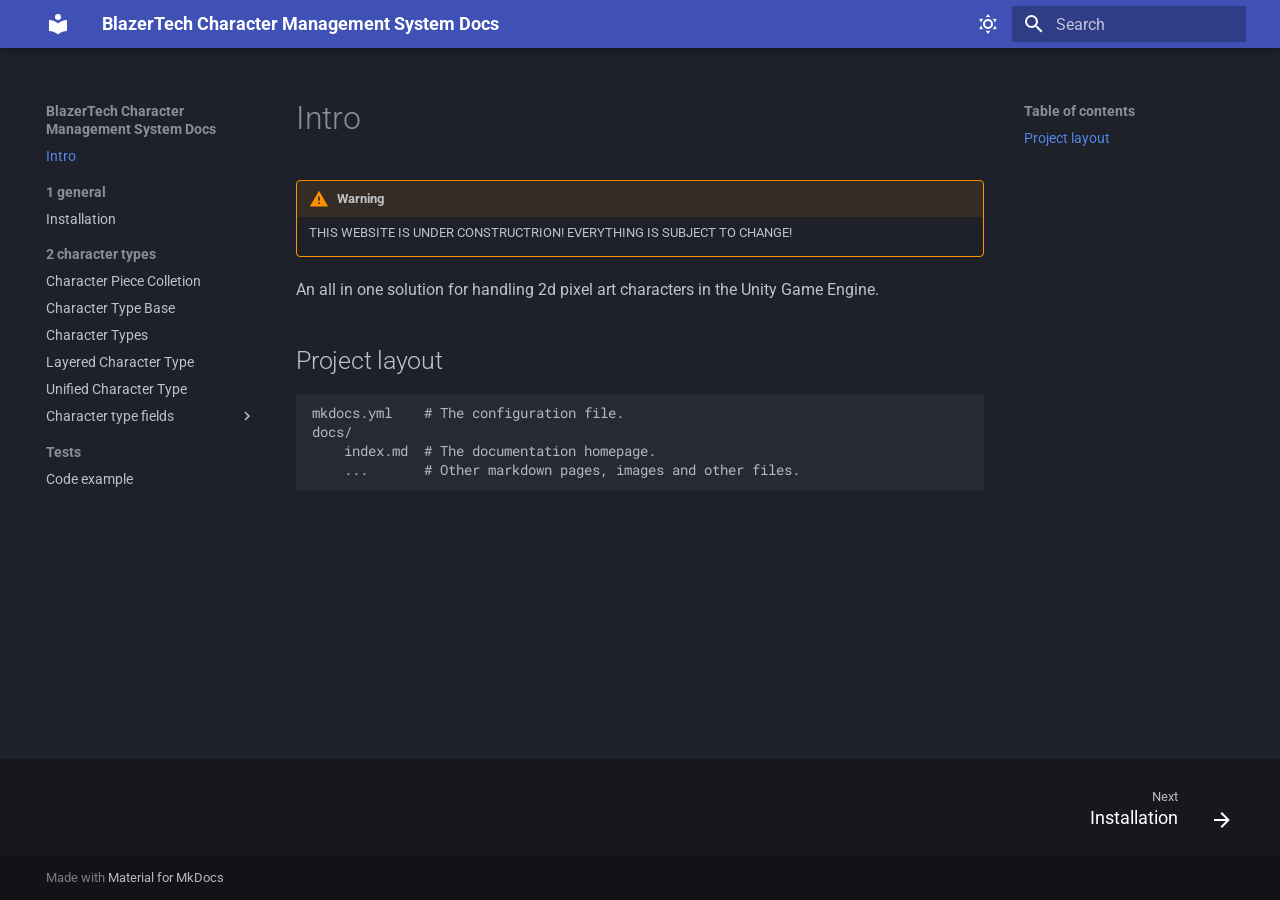
<file: index.html>
<!doctype html>
<html lang="en" class="no-js">
  <head>
    
      <meta charset="utf-8">
      <meta name="viewport" content="width=device-width,initial-scale=1">
      
      
      
      
      
        <link rel="next" href="1-general/installation/">
      
      
      <link rel="icon" href="assets/images/favicon.png">
      <meta name="generator" content="mkdocs-1.6.1, mkdocs-material-9.6.16">
    
    
      
        <title>BlazerTech Character Management System Docs</title>
      
    
    
      <link rel="stylesheet" href="assets/stylesheets/main.7e37652d.min.css">
      
        
        <link rel="stylesheet" href="assets/stylesheets/palette.06af60db.min.css">
      
      


    
    
      
    
    
      
        
        
        <link rel="preconnect" href="https://fonts.gstatic.com" crossorigin>
        <link rel="stylesheet" href="https://fonts.googleapis.com/css?family=Roboto:300,300i,400,400i,700,700i%7CRoboto+Mono:400,400i,700,700i&display=fallback">
        <style>:root{--md-text-font:"Roboto";--md-code-font:"Roboto Mono"}</style>
      
    
    
      <link rel="stylesheet" href="custom.css">
    
    <script>__md_scope=new URL(".",location),__md_hash=e=>[...e].reduce(((e,_)=>(e<<5)-e+_.charCodeAt(0)),0),__md_get=(e,_=localStorage,t=__md_scope)=>JSON.parse(_.getItem(t.pathname+"."+e)),__md_set=(e,_,t=localStorage,a=__md_scope)=>{try{t.setItem(a.pathname+"."+e,JSON.stringify(_))}catch(e){}}</script>
    
      

    
    
    
  </head>
  
  
    
    
      
    
    
    
    
    <body dir="ltr" data-md-color-scheme="slate" data-md-color-primary="indigo" data-md-color-accent="deep-purple">
  
    
    <input class="md-toggle" data-md-toggle="drawer" type="checkbox" id="__drawer" autocomplete="off">
    <input class="md-toggle" data-md-toggle="search" type="checkbox" id="__search" autocomplete="off">
    <label class="md-overlay" for="__drawer"></label>
    <div data-md-component="skip">
      
        
        <a href="#intro" class="md-skip">
          Skip to content
        </a>
      
    </div>
    <div data-md-component="announce">
      
    </div>
    
    
      

  

<header class="md-header md-header--shadow" data-md-component="header">
  <nav class="md-header__inner md-grid" aria-label="Header">
    <a href="." title="BlazerTech Character Management System Docs" class="md-header__button md-logo" aria-label="BlazerTech Character Management System Docs" data-md-component="logo">
      
  
  <svg xmlns="http://www.w3.org/2000/svg" viewBox="0 0 24 24"><path d="M12 8a3 3 0 0 0 3-3 3 3 0 0 0-3-3 3 3 0 0 0-3 3 3 3 0 0 0 3 3m0 3.54C9.64 9.35 6.5 8 3 8v11c3.5 0 6.64 1.35 9 3.54 2.36-2.19 5.5-3.54 9-3.54V8c-3.5 0-6.64 1.35-9 3.54"/></svg>

    </a>
    <label class="md-header__button md-icon" for="__drawer">
      
      <svg xmlns="http://www.w3.org/2000/svg" viewBox="0 0 24 24"><path d="M3 6h18v2H3zm0 5h18v2H3zm0 5h18v2H3z"/></svg>
    </label>
    <div class="md-header__title" data-md-component="header-title">
      <div class="md-header__ellipsis">
        <div class="md-header__topic">
          <span class="md-ellipsis">
            BlazerTech Character Management System Docs
          </span>
        </div>
        <div class="md-header__topic" data-md-component="header-topic">
          <span class="md-ellipsis">
            
              Intro
            
          </span>
        </div>
      </div>
    </div>
    
      
        <form class="md-header__option" data-md-component="palette">
  
    
    
    
    <input class="md-option" data-md-color-media="" data-md-color-scheme="slate" data-md-color-primary="indigo" data-md-color-accent="deep-purple"  aria-label="Dark mode"  type="radio" name="__palette" id="__palette_0">
    
      <label class="md-header__button md-icon" title="Dark mode" for="__palette_1" hidden>
        <svg xmlns="http://www.w3.org/2000/svg" viewBox="0 0 24 24"><path d="M12 7a5 5 0 0 1 5 5 5 5 0 0 1-5 5 5 5 0 0 1-5-5 5 5 0 0 1 5-5m0 2a3 3 0 0 0-3 3 3 3 0 0 0 3 3 3 3 0 0 0 3-3 3 3 0 0 0-3-3m0-7 2.39 3.42C13.65 5.15 12.84 5 12 5s-1.65.15-2.39.42zM3.34 7l4.16-.35A7.2 7.2 0 0 0 5.94 8.5c-.44.74-.69 1.5-.83 2.29zm.02 10 1.76-3.77a7.131 7.131 0 0 0 2.38 4.14zM20.65 7l-1.77 3.79a7.02 7.02 0 0 0-2.38-4.15zm-.01 10-4.14.36c.59-.51 1.12-1.14 1.54-1.86.42-.73.69-1.5.83-2.29zM12 22l-2.41-3.44c.74.27 1.55.44 2.41.44.82 0 1.63-.17 2.37-.44z"/></svg>
      </label>
    
  
    
    
    
    <input class="md-option" data-md-color-media="" data-md-color-scheme="default" data-md-color-primary="blue" data-md-color-accent="deep-orange"  aria-label="Light mode"  type="radio" name="__palette" id="__palette_1">
    
      <label class="md-header__button md-icon" title="Light mode" for="__palette_0" hidden>
        <svg xmlns="http://www.w3.org/2000/svg" viewBox="0 0 24 24"><path d="m17.75 4.09-2.53 1.94.91 3.06-2.63-1.81-2.63 1.81.91-3.06-2.53-1.94L12.44 4l1.06-3 1.06 3zm3.5 6.91-1.64 1.25.59 1.98-1.7-1.17-1.7 1.17.59-1.98L15.75 11l2.06-.05L18.5 9l.69 1.95zm-2.28 4.95c.83-.08 1.72 1.1 1.19 1.85-.32.45-.66.87-1.08 1.27C15.17 23 8.84 23 4.94 19.07c-3.91-3.9-3.91-10.24 0-14.14.4-.4.82-.76 1.27-1.08.75-.53 1.93.36 1.85 1.19-.27 2.86.69 5.83 2.89 8.02a9.96 9.96 0 0 0 8.02 2.89m-1.64 2.02a12.08 12.08 0 0 1-7.8-3.47c-2.17-2.19-3.33-5-3.49-7.82-2.81 3.14-2.7 7.96.31 10.98 3.02 3.01 7.84 3.12 10.98.31"/></svg>
      </label>
    
  
</form>
      
    
    
      <script>var palette=__md_get("__palette");if(palette&&palette.color){if("(prefers-color-scheme)"===palette.color.media){var media=matchMedia("(prefers-color-scheme: light)"),input=document.querySelector(media.matches?"[data-md-color-media='(prefers-color-scheme: light)']":"[data-md-color-media='(prefers-color-scheme: dark)']");palette.color.media=input.getAttribute("data-md-color-media"),palette.color.scheme=input.getAttribute("data-md-color-scheme"),palette.color.primary=input.getAttribute("data-md-color-primary"),palette.color.accent=input.getAttribute("data-md-color-accent")}for(var[key,value]of Object.entries(palette.color))document.body.setAttribute("data-md-color-"+key,value)}</script>
    
    
    
      
      
        <label class="md-header__button md-icon" for="__search">
          
          <svg xmlns="http://www.w3.org/2000/svg" viewBox="0 0 24 24"><path d="M9.5 3A6.5 6.5 0 0 1 16 9.5c0 1.61-.59 3.09-1.56 4.23l.27.27h.79l5 5-1.5 1.5-5-5v-.79l-.27-.27A6.52 6.52 0 0 1 9.5 16 6.5 6.5 0 0 1 3 9.5 6.5 6.5 0 0 1 9.5 3m0 2C7 5 5 7 5 9.5S7 14 9.5 14 14 12 14 9.5 12 5 9.5 5"/></svg>
        </label>
        <div class="md-search" data-md-component="search" role="dialog">
  <label class="md-search__overlay" for="__search"></label>
  <div class="md-search__inner" role="search">
    <form class="md-search__form" name="search">
      <input type="text" class="md-search__input" name="query" aria-label="Search" placeholder="Search" autocapitalize="off" autocorrect="off" autocomplete="off" spellcheck="false" data-md-component="search-query" required>
      <label class="md-search__icon md-icon" for="__search">
        
        <svg xmlns="http://www.w3.org/2000/svg" viewBox="0 0 24 24"><path d="M9.5 3A6.5 6.5 0 0 1 16 9.5c0 1.61-.59 3.09-1.56 4.23l.27.27h.79l5 5-1.5 1.5-5-5v-.79l-.27-.27A6.52 6.52 0 0 1 9.5 16 6.5 6.5 0 0 1 3 9.5 6.5 6.5 0 0 1 9.5 3m0 2C7 5 5 7 5 9.5S7 14 9.5 14 14 12 14 9.5 12 5 9.5 5"/></svg>
        
        <svg xmlns="http://www.w3.org/2000/svg" viewBox="0 0 24 24"><path d="M20 11v2H8l5.5 5.5-1.42 1.42L4.16 12l7.92-7.92L13.5 5.5 8 11z"/></svg>
      </label>
      <nav class="md-search__options" aria-label="Search">
        
        <button type="reset" class="md-search__icon md-icon" title="Clear" aria-label="Clear" tabindex="-1">
          
          <svg xmlns="http://www.w3.org/2000/svg" viewBox="0 0 24 24"><path d="M19 6.41 17.59 5 12 10.59 6.41 5 5 6.41 10.59 12 5 17.59 6.41 19 12 13.41 17.59 19 19 17.59 13.41 12z"/></svg>
        </button>
      </nav>
      
    </form>
    <div class="md-search__output">
      <div class="md-search__scrollwrap" tabindex="0" data-md-scrollfix>
        <div class="md-search-result" data-md-component="search-result">
          <div class="md-search-result__meta">
            Initializing search
          </div>
          <ol class="md-search-result__list" role="presentation"></ol>
        </div>
      </div>
    </div>
  </div>
</div>
      
    
    
  </nav>
  
</header>
    
    <div class="md-container" data-md-component="container">
      
      
        
          
        
      
      <main class="md-main" data-md-component="main">
        <div class="md-main__inner md-grid">
          
            
              
              <div class="md-sidebar md-sidebar--primary" data-md-component="sidebar" data-md-type="navigation" >
                <div class="md-sidebar__scrollwrap">
                  <div class="md-sidebar__inner">
                    



<nav class="md-nav md-nav--primary" aria-label="Navigation" data-md-level="0">
  <label class="md-nav__title" for="__drawer">
    <a href="." title="BlazerTech Character Management System Docs" class="md-nav__button md-logo" aria-label="BlazerTech Character Management System Docs" data-md-component="logo">
      
  
  <svg xmlns="http://www.w3.org/2000/svg" viewBox="0 0 24 24"><path d="M12 8a3 3 0 0 0 3-3 3 3 0 0 0-3-3 3 3 0 0 0-3 3 3 3 0 0 0 3 3m0 3.54C9.64 9.35 6.5 8 3 8v11c3.5 0 6.64 1.35 9 3.54 2.36-2.19 5.5-3.54 9-3.54V8c-3.5 0-6.64 1.35-9 3.54"/></svg>

    </a>
    BlazerTech Character Management System Docs
  </label>
  
  <ul class="md-nav__list" data-md-scrollfix>
    
      
      
  
  
    
  
  
  
    <li class="md-nav__item md-nav__item--active">
      
      <input class="md-nav__toggle md-toggle" type="checkbox" id="__toc">
      
      
        
      
      
        <label class="md-nav__link md-nav__link--active" for="__toc">
          
  
  
  <span class="md-ellipsis">
    Intro
    
  </span>
  

          <span class="md-nav__icon md-icon"></span>
        </label>
      
      <a href="." class="md-nav__link md-nav__link--active">
        
  
  
  <span class="md-ellipsis">
    Intro
    
  </span>
  

      </a>
      
        

<nav class="md-nav md-nav--secondary" aria-label="Table of contents">
  
  
  
    
  
  
    <label class="md-nav__title" for="__toc">
      <span class="md-nav__icon md-icon"></span>
      Table of contents
    </label>
    <ul class="md-nav__list" data-md-component="toc" data-md-scrollfix>
      
        <li class="md-nav__item">
  <a href="#project-layout" class="md-nav__link">
    <span class="md-ellipsis">
      Project layout
    </span>
  </a>
  
</li>
      
    </ul>
  
</nav>
      
    </li>
  

    
      
      
  
  
  
  
    
    
    
    
      
        
        
      
    
    
    <li class="md-nav__item md-nav__item--section md-nav__item--nested">
      
        
        
        <input class="md-nav__toggle md-toggle " type="checkbox" id="__nav_2" >
        
          
          <label class="md-nav__link" for="__nav_2" id="__nav_2_label" tabindex="">
            
  
  
  <span class="md-ellipsis">
    1 general
    
  </span>
  

            <span class="md-nav__icon md-icon"></span>
          </label>
        
        <nav class="md-nav" data-md-level="1" aria-labelledby="__nav_2_label" aria-expanded="false">
          <label class="md-nav__title" for="__nav_2">
            <span class="md-nav__icon md-icon"></span>
            1 general
          </label>
          <ul class="md-nav__list" data-md-scrollfix>
            
              
                
  
  
  
  
    <li class="md-nav__item">
      <a href="1-general/installation/" class="md-nav__link">
        
  
  
  <span class="md-ellipsis">
    Installation
    
  </span>
  

      </a>
    </li>
  

              
            
          </ul>
        </nav>
      
    </li>
  

    
      
      
  
  
  
  
    
    
    
    
      
        
        
      
    
    
    <li class="md-nav__item md-nav__item--section md-nav__item--nested">
      
        
        
        <input class="md-nav__toggle md-toggle " type="checkbox" id="__nav_3" >
        
          
          <label class="md-nav__link" for="__nav_3" id="__nav_3_label" tabindex="">
            
  
  
  <span class="md-ellipsis">
    2 character types
    
  </span>
  

            <span class="md-nav__icon md-icon"></span>
          </label>
        
        <nav class="md-nav" data-md-level="1" aria-labelledby="__nav_3_label" aria-expanded="false">
          <label class="md-nav__title" for="__nav_3">
            <span class="md-nav__icon md-icon"></span>
            2 character types
          </label>
          <ul class="md-nav__list" data-md-scrollfix>
            
              
                
  
  
  
  
    <li class="md-nav__item">
      <a href="2-character-types/character-piece-collection/" class="md-nav__link">
        
  
  
  <span class="md-ellipsis">
    Character Piece Colletion
    
  </span>
  

      </a>
    </li>
  

              
            
              
                
  
  
  
  
    <li class="md-nav__item">
      <a href="2-character-types/character-type-base/" class="md-nav__link">
        
  
  
  <span class="md-ellipsis">
    Character Type Base
    
  </span>
  

      </a>
    </li>
  

              
            
              
                
  
  
  
  
    <li class="md-nav__item">
      <a href="2-character-types/character-types/" class="md-nav__link">
        
  
  
  <span class="md-ellipsis">
    Character Types
    
  </span>
  

      </a>
    </li>
  

              
            
              
                
  
  
  
  
    <li class="md-nav__item">
      <a href="2-character-types/layered-character-type/" class="md-nav__link">
        
  
  
  <span class="md-ellipsis">
    Layered Character Type
    
  </span>
  

      </a>
    </li>
  

              
            
              
                
  
  
  
  
    <li class="md-nav__item">
      <a href="2-character-types/unified-character-type/" class="md-nav__link">
        
  
  
  <span class="md-ellipsis">
    Unified Character Type
    
  </span>
  

      </a>
    </li>
  

              
            
              
                
  
  
  
  
    
    
    
    
      
    
    
    <li class="md-nav__item md-nav__item--nested">
      
        
        
        <input class="md-nav__toggle md-toggle " type="checkbox" id="__nav_3_6" >
        
          
          <label class="md-nav__link" for="__nav_3_6" id="__nav_3_6_label" tabindex="0">
            
  
  
  <span class="md-ellipsis">
    Character type fields
    
  </span>
  

            <span class="md-nav__icon md-icon"></span>
          </label>
        
        <nav class="md-nav" data-md-level="2" aria-labelledby="__nav_3_6_label" aria-expanded="false">
          <label class="md-nav__title" for="__nav_3_6">
            <span class="md-nav__icon md-icon"></span>
            Character type fields
          </label>
          <ul class="md-nav__list" data-md-scrollfix>
            
              
                
  
  
  
  
    <li class="md-nav__item">
      <a href="2-character-types/character-type-fields/base-spritesheet/" class="md-nav__link">
        
  
  
  <span class="md-ellipsis">
    Base Spritesheet
    
  </span>
  

      </a>
    </li>
  

              
            
              
                
  
  
  
  
    <li class="md-nav__item">
      <a href="2-character-types/character-type-fields/character-controller/" class="md-nav__link">
        
  
  
  <span class="md-ellipsis">
    Character Controller
    
  </span>
  

      </a>
    </li>
  

              
            
              
                
  
  
  
  
    <li class="md-nav__item">
      <a href="2-character-types/character-type-fields/character-type-id/" class="md-nav__link">
        
  
  
  <span class="md-ellipsis">
    Character Type ID
    
  </span>
  

      </a>
    </li>
  

              
            
          </ul>
        </nav>
      
    </li>
  

              
            
          </ul>
        </nav>
      
    </li>
  

    
      
      
  
  
  
  
    
    
    
    
      
        
        
      
    
    
    <li class="md-nav__item md-nav__item--section md-nav__item--nested">
      
        
        
        <input class="md-nav__toggle md-toggle " type="checkbox" id="__nav_4" >
        
          
          <label class="md-nav__link" for="__nav_4" id="__nav_4_label" tabindex="">
            
  
  
  <span class="md-ellipsis">
    Tests
    
  </span>
  

            <span class="md-nav__icon md-icon"></span>
          </label>
        
        <nav class="md-nav" data-md-level="1" aria-labelledby="__nav_4_label" aria-expanded="false">
          <label class="md-nav__title" for="__nav_4">
            <span class="md-nav__icon md-icon"></span>
            Tests
          </label>
          <ul class="md-nav__list" data-md-scrollfix>
            
              
                
  
  
  
  
    <li class="md-nav__item">
      <a href="Tests/code-example/" class="md-nav__link">
        
  
  
  <span class="md-ellipsis">
    Code example
    
  </span>
  

      </a>
    </li>
  

              
            
          </ul>
        </nav>
      
    </li>
  

    
  </ul>
</nav>
                  </div>
                </div>
              </div>
            
            
              
              <div class="md-sidebar md-sidebar--secondary" data-md-component="sidebar" data-md-type="toc" >
                <div class="md-sidebar__scrollwrap">
                  <div class="md-sidebar__inner">
                    

<nav class="md-nav md-nav--secondary" aria-label="Table of contents">
  
  
  
    
  
  
    <label class="md-nav__title" for="__toc">
      <span class="md-nav__icon md-icon"></span>
      Table of contents
    </label>
    <ul class="md-nav__list" data-md-component="toc" data-md-scrollfix>
      
        <li class="md-nav__item">
  <a href="#project-layout" class="md-nav__link">
    <span class="md-ellipsis">
      Project layout
    </span>
  </a>
  
</li>
      
    </ul>
  
</nav>
                  </div>
                </div>
              </div>
            
          
          
            <div class="md-content" data-md-component="content">
              <article class="md-content__inner md-typeset">
                
                  



<h1 id="intro">Intro</h1>
<div class="admonition warning">
<p class="admonition-title">Warning</p>
<p>THIS WEBSITE IS UNDER CONSTRUCTRION! EVERYTHING IS SUBJECT TO CHANGE!</p>
</div>
<p>An all in one solution for handling 2d pixel art characters in the Unity Game Engine.</p>
<h2 id="project-layout">Project layout</h2>
<div class="language-text highlight"><pre><span></span><code>mkdocs.yml    # The configuration file.
docs/
    index.md  # The documentation homepage.
    ...       # Other markdown pages, images and other files.
</code></pre></div>












                
              </article>
            </div>
          
          
<script>var target=document.getElementById(location.hash.slice(1));target&&target.name&&(target.checked=target.name.startsWith("__tabbed_"))</script>
        </div>
        
      </main>
      
        <footer class="md-footer">
  
    
      
      <nav class="md-footer__inner md-grid" aria-label="Footer" >
        
        
          
          <a href="1-general/installation/" class="md-footer__link md-footer__link--next" aria-label="Next: Installation">
            <div class="md-footer__title">
              <span class="md-footer__direction">
                Next
              </span>
              <div class="md-ellipsis">
                Installation
              </div>
            </div>
            <div class="md-footer__button md-icon">
              
              <svg xmlns="http://www.w3.org/2000/svg" viewBox="0 0 24 24"><path d="M4 11v2h12l-5.5 5.5 1.42 1.42L19.84 12l-7.92-7.92L10.5 5.5 16 11z"/></svg>
            </div>
          </a>
        
      </nav>
    
  
  <div class="md-footer-meta md-typeset">
    <div class="md-footer-meta__inner md-grid">
      <div class="md-copyright">
  
  
    Made with
    <a href="https://squidfunk.github.io/mkdocs-material/" target="_blank" rel="noopener">
      Material for MkDocs
    </a>
  
</div>
      
    </div>
  </div>
</footer>
      
    </div>
    <div class="md-dialog" data-md-component="dialog">
      <div class="md-dialog__inner md-typeset"></div>
    </div>
    
    
    
      
      <script id="__config" type="application/json">{"base": ".", "features": ["navigation.sections", "navigation.instant", "navigation.footer"], "search": "assets/javascripts/workers/search.d50fe291.min.js", "tags": null, "translations": {"clipboard.copied": "Copied to clipboard", "clipboard.copy": "Copy to clipboard", "search.result.more.one": "1 more on this page", "search.result.more.other": "# more on this page", "search.result.none": "No matching documents", "search.result.one": "1 matching document", "search.result.other": "# matching documents", "search.result.placeholder": "Type to start searching", "search.result.term.missing": "Missing", "select.version": "Select version"}, "version": null}</script>
    
    
      <script src="assets/javascripts/bundle.50899def.min.js"></script>
      
    
  </body>
</html>
</file>
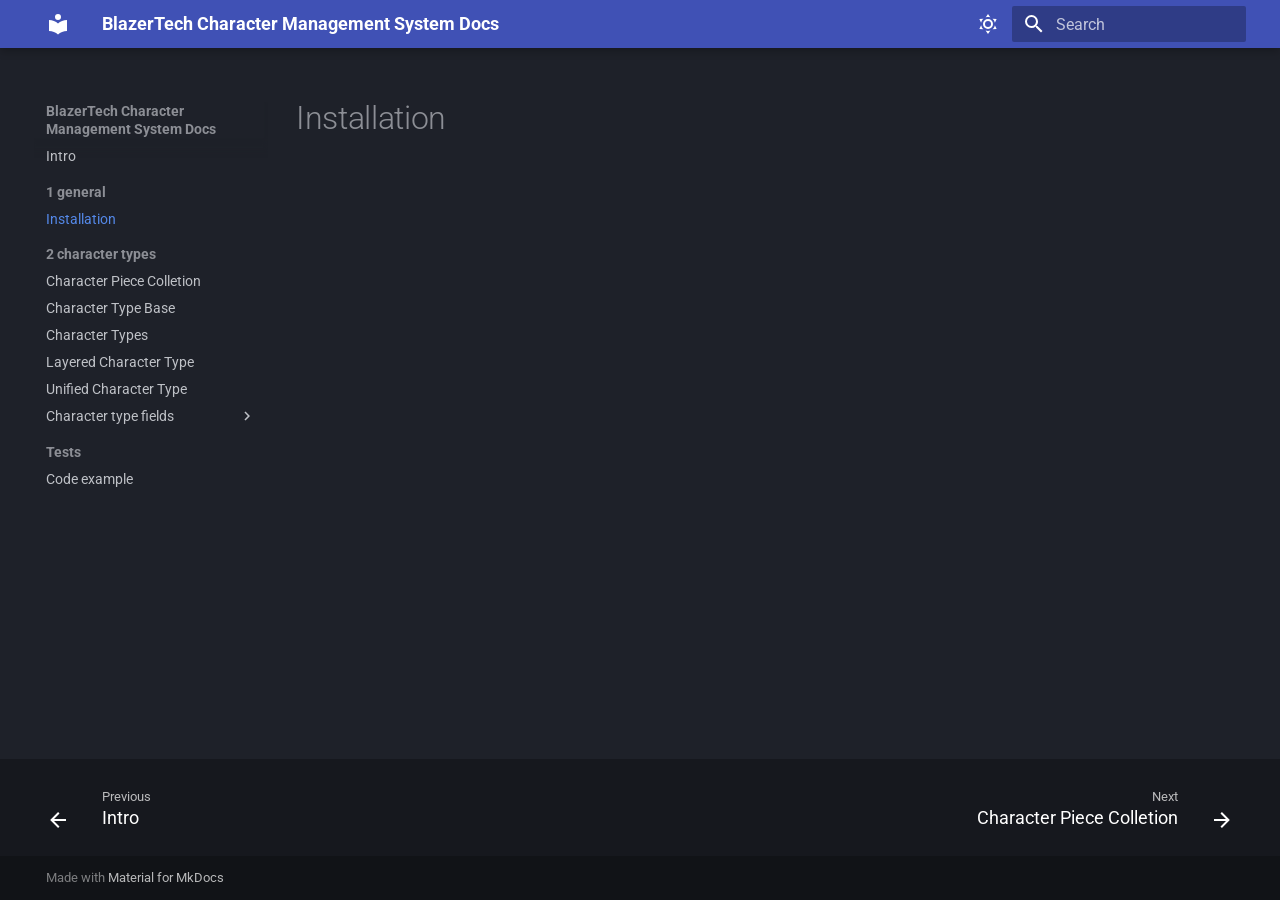
<file: 1-general/installation/index.html>
<!doctype html>
<html lang="en" class="no-js">
  <head>
    
      <meta charset="utf-8">
      <meta name="viewport" content="width=device-width,initial-scale=1">
      
      
      
      
        <link rel="prev" href="../..">
      
      
        <link rel="next" href="../../2-character-types/character-piece-collection/">
      
      
      <link rel="icon" href="../../assets/images/favicon.png">
      <meta name="generator" content="mkdocs-1.6.1, mkdocs-material-9.6.16">
    
    
      
        <title>Installation - BlazerTech Character Management System Docs</title>
      
    
    
      <link rel="stylesheet" href="../../assets/stylesheets/main.7e37652d.min.css">
      
        
        <link rel="stylesheet" href="../../assets/stylesheets/palette.06af60db.min.css">
      
      


    
    
      
    
    
      
        
        
        <link rel="preconnect" href="https://fonts.gstatic.com" crossorigin>
        <link rel="stylesheet" href="https://fonts.googleapis.com/css?family=Roboto:300,300i,400,400i,700,700i%7CRoboto+Mono:400,400i,700,700i&display=fallback">
        <style>:root{--md-text-font:"Roboto";--md-code-font:"Roboto Mono"}</style>
      
    
    
      <link rel="stylesheet" href="../../custom.css">
    
    <script>__md_scope=new URL("../..",location),__md_hash=e=>[...e].reduce(((e,_)=>(e<<5)-e+_.charCodeAt(0)),0),__md_get=(e,_=localStorage,t=__md_scope)=>JSON.parse(_.getItem(t.pathname+"."+e)),__md_set=(e,_,t=localStorage,a=__md_scope)=>{try{t.setItem(a.pathname+"."+e,JSON.stringify(_))}catch(e){}}</script>
    
      

    
    
    
  </head>
  
  
    
    
      
    
    
    
    
    <body dir="ltr" data-md-color-scheme="slate" data-md-color-primary="indigo" data-md-color-accent="deep-purple">
  
    
    <input class="md-toggle" data-md-toggle="drawer" type="checkbox" id="__drawer" autocomplete="off">
    <input class="md-toggle" data-md-toggle="search" type="checkbox" id="__search" autocomplete="off">
    <label class="md-overlay" for="__drawer"></label>
    <div data-md-component="skip">
      
        
        <a href="#installation" class="md-skip">
          Skip to content
        </a>
      
    </div>
    <div data-md-component="announce">
      
    </div>
    
    
      

  

<header class="md-header md-header--shadow" data-md-component="header">
  <nav class="md-header__inner md-grid" aria-label="Header">
    <a href="../.." title="BlazerTech Character Management System Docs" class="md-header__button md-logo" aria-label="BlazerTech Character Management System Docs" data-md-component="logo">
      
  
  <svg xmlns="http://www.w3.org/2000/svg" viewBox="0 0 24 24"><path d="M12 8a3 3 0 0 0 3-3 3 3 0 0 0-3-3 3 3 0 0 0-3 3 3 3 0 0 0 3 3m0 3.54C9.64 9.35 6.5 8 3 8v11c3.5 0 6.64 1.35 9 3.54 2.36-2.19 5.5-3.54 9-3.54V8c-3.5 0-6.64 1.35-9 3.54"/></svg>

    </a>
    <label class="md-header__button md-icon" for="__drawer">
      
      <svg xmlns="http://www.w3.org/2000/svg" viewBox="0 0 24 24"><path d="M3 6h18v2H3zm0 5h18v2H3zm0 5h18v2H3z"/></svg>
    </label>
    <div class="md-header__title" data-md-component="header-title">
      <div class="md-header__ellipsis">
        <div class="md-header__topic">
          <span class="md-ellipsis">
            BlazerTech Character Management System Docs
          </span>
        </div>
        <div class="md-header__topic" data-md-component="header-topic">
          <span class="md-ellipsis">
            
              Installation
            
          </span>
        </div>
      </div>
    </div>
    
      
        <form class="md-header__option" data-md-component="palette">
  
    
    
    
    <input class="md-option" data-md-color-media="" data-md-color-scheme="slate" data-md-color-primary="indigo" data-md-color-accent="deep-purple"  aria-label="Dark mode"  type="radio" name="__palette" id="__palette_0">
    
      <label class="md-header__button md-icon" title="Dark mode" for="__palette_1" hidden>
        <svg xmlns="http://www.w3.org/2000/svg" viewBox="0 0 24 24"><path d="M12 7a5 5 0 0 1 5 5 5 5 0 0 1-5 5 5 5 0 0 1-5-5 5 5 0 0 1 5-5m0 2a3 3 0 0 0-3 3 3 3 0 0 0 3 3 3 3 0 0 0 3-3 3 3 0 0 0-3-3m0-7 2.39 3.42C13.65 5.15 12.84 5 12 5s-1.65.15-2.39.42zM3.34 7l4.16-.35A7.2 7.2 0 0 0 5.94 8.5c-.44.74-.69 1.5-.83 2.29zm.02 10 1.76-3.77a7.131 7.131 0 0 0 2.38 4.14zM20.65 7l-1.77 3.79a7.02 7.02 0 0 0-2.38-4.15zm-.01 10-4.14.36c.59-.51 1.12-1.14 1.54-1.86.42-.73.69-1.5.83-2.29zM12 22l-2.41-3.44c.74.27 1.55.44 2.41.44.82 0 1.63-.17 2.37-.44z"/></svg>
      </label>
    
  
    
    
    
    <input class="md-option" data-md-color-media="" data-md-color-scheme="default" data-md-color-primary="blue" data-md-color-accent="deep-orange"  aria-label="Light mode"  type="radio" name="__palette" id="__palette_1">
    
      <label class="md-header__button md-icon" title="Light mode" for="__palette_0" hidden>
        <svg xmlns="http://www.w3.org/2000/svg" viewBox="0 0 24 24"><path d="m17.75 4.09-2.53 1.94.91 3.06-2.63-1.81-2.63 1.81.91-3.06-2.53-1.94L12.44 4l1.06-3 1.06 3zm3.5 6.91-1.64 1.25.59 1.98-1.7-1.17-1.7 1.17.59-1.98L15.75 11l2.06-.05L18.5 9l.69 1.95zm-2.28 4.95c.83-.08 1.72 1.1 1.19 1.85-.32.45-.66.87-1.08 1.27C15.17 23 8.84 23 4.94 19.07c-3.91-3.9-3.91-10.24 0-14.14.4-.4.82-.76 1.27-1.08.75-.53 1.93.36 1.85 1.19-.27 2.86.69 5.83 2.89 8.02a9.96 9.96 0 0 0 8.02 2.89m-1.64 2.02a12.08 12.08 0 0 1-7.8-3.47c-2.17-2.19-3.33-5-3.49-7.82-2.81 3.14-2.7 7.96.31 10.98 3.02 3.01 7.84 3.12 10.98.31"/></svg>
      </label>
    
  
</form>
      
    
    
      <script>var palette=__md_get("__palette");if(palette&&palette.color){if("(prefers-color-scheme)"===palette.color.media){var media=matchMedia("(prefers-color-scheme: light)"),input=document.querySelector(media.matches?"[data-md-color-media='(prefers-color-scheme: light)']":"[data-md-color-media='(prefers-color-scheme: dark)']");palette.color.media=input.getAttribute("data-md-color-media"),palette.color.scheme=input.getAttribute("data-md-color-scheme"),palette.color.primary=input.getAttribute("data-md-color-primary"),palette.color.accent=input.getAttribute("data-md-color-accent")}for(var[key,value]of Object.entries(palette.color))document.body.setAttribute("data-md-color-"+key,value)}</script>
    
    
    
      
      
        <label class="md-header__button md-icon" for="__search">
          
          <svg xmlns="http://www.w3.org/2000/svg" viewBox="0 0 24 24"><path d="M9.5 3A6.5 6.5 0 0 1 16 9.5c0 1.61-.59 3.09-1.56 4.23l.27.27h.79l5 5-1.5 1.5-5-5v-.79l-.27-.27A6.52 6.52 0 0 1 9.5 16 6.5 6.5 0 0 1 3 9.5 6.5 6.5 0 0 1 9.5 3m0 2C7 5 5 7 5 9.5S7 14 9.5 14 14 12 14 9.5 12 5 9.5 5"/></svg>
        </label>
        <div class="md-search" data-md-component="search" role="dialog">
  <label class="md-search__overlay" for="__search"></label>
  <div class="md-search__inner" role="search">
    <form class="md-search__form" name="search">
      <input type="text" class="md-search__input" name="query" aria-label="Search" placeholder="Search" autocapitalize="off" autocorrect="off" autocomplete="off" spellcheck="false" data-md-component="search-query" required>
      <label class="md-search__icon md-icon" for="__search">
        
        <svg xmlns="http://www.w3.org/2000/svg" viewBox="0 0 24 24"><path d="M9.5 3A6.5 6.5 0 0 1 16 9.5c0 1.61-.59 3.09-1.56 4.23l.27.27h.79l5 5-1.5 1.5-5-5v-.79l-.27-.27A6.52 6.52 0 0 1 9.5 16 6.5 6.5 0 0 1 3 9.5 6.5 6.5 0 0 1 9.5 3m0 2C7 5 5 7 5 9.5S7 14 9.5 14 14 12 14 9.5 12 5 9.5 5"/></svg>
        
        <svg xmlns="http://www.w3.org/2000/svg" viewBox="0 0 24 24"><path d="M20 11v2H8l5.5 5.5-1.42 1.42L4.16 12l7.92-7.92L13.5 5.5 8 11z"/></svg>
      </label>
      <nav class="md-search__options" aria-label="Search">
        
        <button type="reset" class="md-search__icon md-icon" title="Clear" aria-label="Clear" tabindex="-1">
          
          <svg xmlns="http://www.w3.org/2000/svg" viewBox="0 0 24 24"><path d="M19 6.41 17.59 5 12 10.59 6.41 5 5 6.41 10.59 12 5 17.59 6.41 19 12 13.41 17.59 19 19 17.59 13.41 12z"/></svg>
        </button>
      </nav>
      
    </form>
    <div class="md-search__output">
      <div class="md-search__scrollwrap" tabindex="0" data-md-scrollfix>
        <div class="md-search-result" data-md-component="search-result">
          <div class="md-search-result__meta">
            Initializing search
          </div>
          <ol class="md-search-result__list" role="presentation"></ol>
        </div>
      </div>
    </div>
  </div>
</div>
      
    
    
  </nav>
  
</header>
    
    <div class="md-container" data-md-component="container">
      
      
        
          
        
      
      <main class="md-main" data-md-component="main">
        <div class="md-main__inner md-grid">
          
            
              
              <div class="md-sidebar md-sidebar--primary" data-md-component="sidebar" data-md-type="navigation" >
                <div class="md-sidebar__scrollwrap">
                  <div class="md-sidebar__inner">
                    



<nav class="md-nav md-nav--primary" aria-label="Navigation" data-md-level="0">
  <label class="md-nav__title" for="__drawer">
    <a href="../.." title="BlazerTech Character Management System Docs" class="md-nav__button md-logo" aria-label="BlazerTech Character Management System Docs" data-md-component="logo">
      
  
  <svg xmlns="http://www.w3.org/2000/svg" viewBox="0 0 24 24"><path d="M12 8a3 3 0 0 0 3-3 3 3 0 0 0-3-3 3 3 0 0 0-3 3 3 3 0 0 0 3 3m0 3.54C9.64 9.35 6.5 8 3 8v11c3.5 0 6.64 1.35 9 3.54 2.36-2.19 5.5-3.54 9-3.54V8c-3.5 0-6.64 1.35-9 3.54"/></svg>

    </a>
    BlazerTech Character Management System Docs
  </label>
  
  <ul class="md-nav__list" data-md-scrollfix>
    
      
      
  
  
  
  
    <li class="md-nav__item">
      <a href="../.." class="md-nav__link">
        
  
  
  <span class="md-ellipsis">
    Intro
    
  </span>
  

      </a>
    </li>
  

    
      
      
  
  
    
  
  
  
    
    
    
    
      
        
        
      
    
    
    <li class="md-nav__item md-nav__item--active md-nav__item--section md-nav__item--nested">
      
        
        
        <input class="md-nav__toggle md-toggle " type="checkbox" id="__nav_2" checked>
        
          
          <label class="md-nav__link" for="__nav_2" id="__nav_2_label" tabindex="">
            
  
  
  <span class="md-ellipsis">
    1 general
    
  </span>
  

            <span class="md-nav__icon md-icon"></span>
          </label>
        
        <nav class="md-nav" data-md-level="1" aria-labelledby="__nav_2_label" aria-expanded="true">
          <label class="md-nav__title" for="__nav_2">
            <span class="md-nav__icon md-icon"></span>
            1 general
          </label>
          <ul class="md-nav__list" data-md-scrollfix>
            
              
                
  
  
    
  
  
  
    <li class="md-nav__item md-nav__item--active">
      
      <input class="md-nav__toggle md-toggle" type="checkbox" id="__toc">
      
      
        
      
      
      <a href="./" class="md-nav__link md-nav__link--active">
        
  
  
  <span class="md-ellipsis">
    Installation
    
  </span>
  

      </a>
      
    </li>
  

              
            
          </ul>
        </nav>
      
    </li>
  

    
      
      
  
  
  
  
    
    
    
    
      
        
        
      
    
    
    <li class="md-nav__item md-nav__item--section md-nav__item--nested">
      
        
        
        <input class="md-nav__toggle md-toggle " type="checkbox" id="__nav_3" >
        
          
          <label class="md-nav__link" for="__nav_3" id="__nav_3_label" tabindex="">
            
  
  
  <span class="md-ellipsis">
    2 character types
    
  </span>
  

            <span class="md-nav__icon md-icon"></span>
          </label>
        
        <nav class="md-nav" data-md-level="1" aria-labelledby="__nav_3_label" aria-expanded="false">
          <label class="md-nav__title" for="__nav_3">
            <span class="md-nav__icon md-icon"></span>
            2 character types
          </label>
          <ul class="md-nav__list" data-md-scrollfix>
            
              
                
  
  
  
  
    <li class="md-nav__item">
      <a href="../../2-character-types/character-piece-collection/" class="md-nav__link">
        
  
  
  <span class="md-ellipsis">
    Character Piece Colletion
    
  </span>
  

      </a>
    </li>
  

              
            
              
                
  
  
  
  
    <li class="md-nav__item">
      <a href="../../2-character-types/character-type-base/" class="md-nav__link">
        
  
  
  <span class="md-ellipsis">
    Character Type Base
    
  </span>
  

      </a>
    </li>
  

              
            
              
                
  
  
  
  
    <li class="md-nav__item">
      <a href="../../2-character-types/character-types/" class="md-nav__link">
        
  
  
  <span class="md-ellipsis">
    Character Types
    
  </span>
  

      </a>
    </li>
  

              
            
              
                
  
  
  
  
    <li class="md-nav__item">
      <a href="../../2-character-types/layered-character-type/" class="md-nav__link">
        
  
  
  <span class="md-ellipsis">
    Layered Character Type
    
  </span>
  

      </a>
    </li>
  

              
            
              
                
  
  
  
  
    <li class="md-nav__item">
      <a href="../../2-character-types/unified-character-type/" class="md-nav__link">
        
  
  
  <span class="md-ellipsis">
    Unified Character Type
    
  </span>
  

      </a>
    </li>
  

              
            
              
                
  
  
  
  
    
    
    
    
      
    
    
    <li class="md-nav__item md-nav__item--nested">
      
        
        
        <input class="md-nav__toggle md-toggle " type="checkbox" id="__nav_3_6" >
        
          
          <label class="md-nav__link" for="__nav_3_6" id="__nav_3_6_label" tabindex="0">
            
  
  
  <span class="md-ellipsis">
    Character type fields
    
  </span>
  

            <span class="md-nav__icon md-icon"></span>
          </label>
        
        <nav class="md-nav" data-md-level="2" aria-labelledby="__nav_3_6_label" aria-expanded="false">
          <label class="md-nav__title" for="__nav_3_6">
            <span class="md-nav__icon md-icon"></span>
            Character type fields
          </label>
          <ul class="md-nav__list" data-md-scrollfix>
            
              
                
  
  
  
  
    <li class="md-nav__item">
      <a href="../../2-character-types/character-type-fields/base-spritesheet/" class="md-nav__link">
        
  
  
  <span class="md-ellipsis">
    Base Spritesheet
    
  </span>
  

      </a>
    </li>
  

              
            
              
                
  
  
  
  
    <li class="md-nav__item">
      <a href="../../2-character-types/character-type-fields/character-controller/" class="md-nav__link">
        
  
  
  <span class="md-ellipsis">
    Character Controller
    
  </span>
  

      </a>
    </li>
  

              
            
              
                
  
  
  
  
    <li class="md-nav__item">
      <a href="../../2-character-types/character-type-fields/character-type-id/" class="md-nav__link">
        
  
  
  <span class="md-ellipsis">
    Character Type ID
    
  </span>
  

      </a>
    </li>
  

              
            
          </ul>
        </nav>
      
    </li>
  

              
            
          </ul>
        </nav>
      
    </li>
  

    
      
      
  
  
  
  
    
    
    
    
      
        
        
      
    
    
    <li class="md-nav__item md-nav__item--section md-nav__item--nested">
      
        
        
        <input class="md-nav__toggle md-toggle " type="checkbox" id="__nav_4" >
        
          
          <label class="md-nav__link" for="__nav_4" id="__nav_4_label" tabindex="">
            
  
  
  <span class="md-ellipsis">
    Tests
    
  </span>
  

            <span class="md-nav__icon md-icon"></span>
          </label>
        
        <nav class="md-nav" data-md-level="1" aria-labelledby="__nav_4_label" aria-expanded="false">
          <label class="md-nav__title" for="__nav_4">
            <span class="md-nav__icon md-icon"></span>
            Tests
          </label>
          <ul class="md-nav__list" data-md-scrollfix>
            
              
                
  
  
  
  
    <li class="md-nav__item">
      <a href="../../Tests/code-example/" class="md-nav__link">
        
  
  
  <span class="md-ellipsis">
    Code example
    
  </span>
  

      </a>
    </li>
  

              
            
          </ul>
        </nav>
      
    </li>
  

    
  </ul>
</nav>
                  </div>
                </div>
              </div>
            
            
              
              <div class="md-sidebar md-sidebar--secondary" data-md-component="sidebar" data-md-type="toc" >
                <div class="md-sidebar__scrollwrap">
                  <div class="md-sidebar__inner">
                    

<nav class="md-nav md-nav--secondary" aria-label="Table of contents">
  
  
  
    
  
  
</nav>
                  </div>
                </div>
              </div>
            
          
          
            <div class="md-content" data-md-component="content">
              <article class="md-content__inner md-typeset">
                
                  



<h1 id="installation">Installation</h1>












                
              </article>
            </div>
          
          
<script>var target=document.getElementById(location.hash.slice(1));target&&target.name&&(target.checked=target.name.startsWith("__tabbed_"))</script>
        </div>
        
      </main>
      
        <footer class="md-footer">
  
    
      
      <nav class="md-footer__inner md-grid" aria-label="Footer" >
        
          
          <a href="../.." class="md-footer__link md-footer__link--prev" aria-label="Previous: Intro">
            <div class="md-footer__button md-icon">
              
              <svg xmlns="http://www.w3.org/2000/svg" viewBox="0 0 24 24"><path d="M20 11v2H8l5.5 5.5-1.42 1.42L4.16 12l7.92-7.92L13.5 5.5 8 11z"/></svg>
            </div>
            <div class="md-footer__title">
              <span class="md-footer__direction">
                Previous
              </span>
              <div class="md-ellipsis">
                Intro
              </div>
            </div>
          </a>
        
        
          
          <a href="../../2-character-types/character-piece-collection/" class="md-footer__link md-footer__link--next" aria-label="Next: Character Piece Colletion">
            <div class="md-footer__title">
              <span class="md-footer__direction">
                Next
              </span>
              <div class="md-ellipsis">
                Character Piece Colletion
              </div>
            </div>
            <div class="md-footer__button md-icon">
              
              <svg xmlns="http://www.w3.org/2000/svg" viewBox="0 0 24 24"><path d="M4 11v2h12l-5.5 5.5 1.42 1.42L19.84 12l-7.92-7.92L10.5 5.5 16 11z"/></svg>
            </div>
          </a>
        
      </nav>
    
  
  <div class="md-footer-meta md-typeset">
    <div class="md-footer-meta__inner md-grid">
      <div class="md-copyright">
  
  
    Made with
    <a href="https://squidfunk.github.io/mkdocs-material/" target="_blank" rel="noopener">
      Material for MkDocs
    </a>
  
</div>
      
    </div>
  </div>
</footer>
      
    </div>
    <div class="md-dialog" data-md-component="dialog">
      <div class="md-dialog__inner md-typeset"></div>
    </div>
    
    
    
      
      <script id="__config" type="application/json">{"base": "../..", "features": ["navigation.sections", "navigation.instant", "navigation.footer"], "search": "../../assets/javascripts/workers/search.d50fe291.min.js", "tags": null, "translations": {"clipboard.copied": "Copied to clipboard", "clipboard.copy": "Copy to clipboard", "search.result.more.one": "1 more on this page", "search.result.more.other": "# more on this page", "search.result.none": "No matching documents", "search.result.one": "1 matching document", "search.result.other": "# matching documents", "search.result.placeholder": "Type to start searching", "search.result.term.missing": "Missing", "select.version": "Select version"}, "version": null}</script>
    
    
      <script src="../../assets/javascripts/bundle.50899def.min.js"></script>
      
    
  </body>
</html>
</file>
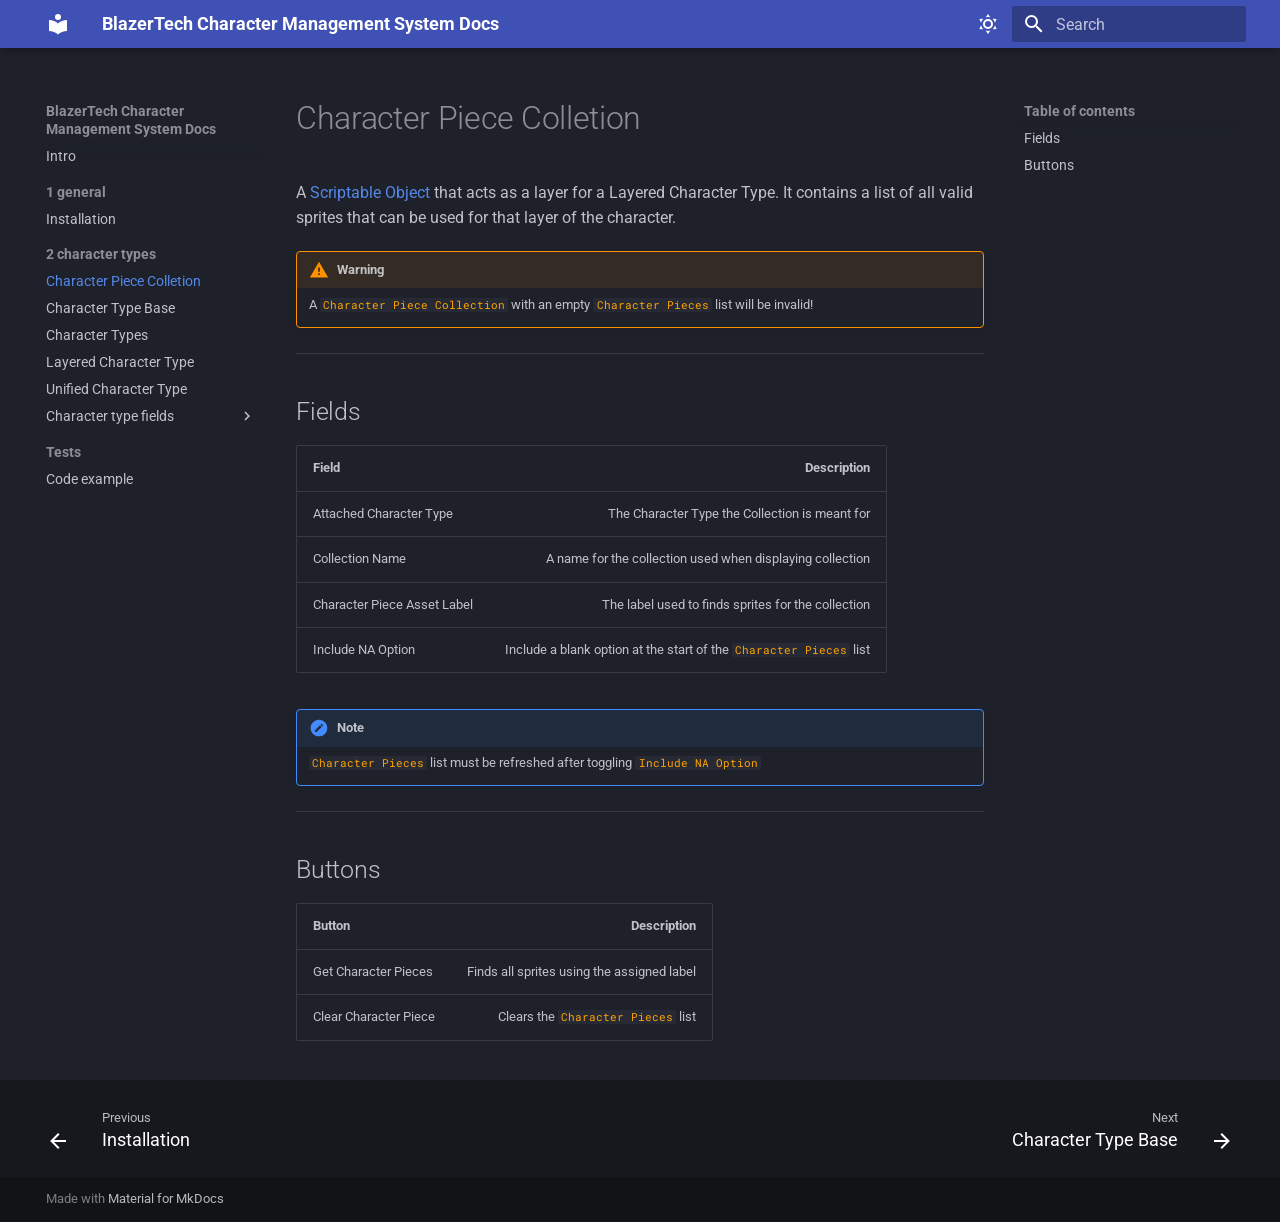
<file: 2-character-types/character-piece-collection/index.html>
<!doctype html>
<html lang="en" class="no-js">
  <head>
    
      <meta charset="utf-8">
      <meta name="viewport" content="width=device-width,initial-scale=1">
      
      
      
      
        <link rel="prev" href="../../1-general/installation/">
      
      
        <link rel="next" href="../character-type-base/">
      
      
      <link rel="icon" href="../../assets/images/favicon.png">
      <meta name="generator" content="mkdocs-1.6.1, mkdocs-material-9.6.16">
    
    
      
        <title>Character Piece Colletion - BlazerTech Character Management System Docs</title>
      
    
    
      <link rel="stylesheet" href="../../assets/stylesheets/main.7e37652d.min.css">
      
        
        <link rel="stylesheet" href="../../assets/stylesheets/palette.06af60db.min.css">
      
      


    
    
      
    
    
      
        
        
        <link rel="preconnect" href="https://fonts.gstatic.com" crossorigin>
        <link rel="stylesheet" href="https://fonts.googleapis.com/css?family=Roboto:300,300i,400,400i,700,700i%7CRoboto+Mono:400,400i,700,700i&display=fallback">
        <style>:root{--md-text-font:"Roboto";--md-code-font:"Roboto Mono"}</style>
      
    
    
      <link rel="stylesheet" href="../../custom.css">
    
    <script>__md_scope=new URL("../..",location),__md_hash=e=>[...e].reduce(((e,_)=>(e<<5)-e+_.charCodeAt(0)),0),__md_get=(e,_=localStorage,t=__md_scope)=>JSON.parse(_.getItem(t.pathname+"."+e)),__md_set=(e,_,t=localStorage,a=__md_scope)=>{try{t.setItem(a.pathname+"."+e,JSON.stringify(_))}catch(e){}}</script>
    
      

    
    
    
  </head>
  
  
    
    
      
    
    
    
    
    <body dir="ltr" data-md-color-scheme="slate" data-md-color-primary="indigo" data-md-color-accent="deep-purple">
  
    
    <input class="md-toggle" data-md-toggle="drawer" type="checkbox" id="__drawer" autocomplete="off">
    <input class="md-toggle" data-md-toggle="search" type="checkbox" id="__search" autocomplete="off">
    <label class="md-overlay" for="__drawer"></label>
    <div data-md-component="skip">
      
        
        <a href="#character-piece-colletion" class="md-skip">
          Skip to content
        </a>
      
    </div>
    <div data-md-component="announce">
      
    </div>
    
    
      

  

<header class="md-header md-header--shadow" data-md-component="header">
  <nav class="md-header__inner md-grid" aria-label="Header">
    <a href="../.." title="BlazerTech Character Management System Docs" class="md-header__button md-logo" aria-label="BlazerTech Character Management System Docs" data-md-component="logo">
      
  
  <svg xmlns="http://www.w3.org/2000/svg" viewBox="0 0 24 24"><path d="M12 8a3 3 0 0 0 3-3 3 3 0 0 0-3-3 3 3 0 0 0-3 3 3 3 0 0 0 3 3m0 3.54C9.64 9.35 6.5 8 3 8v11c3.5 0 6.64 1.35 9 3.54 2.36-2.19 5.5-3.54 9-3.54V8c-3.5 0-6.64 1.35-9 3.54"/></svg>

    </a>
    <label class="md-header__button md-icon" for="__drawer">
      
      <svg xmlns="http://www.w3.org/2000/svg" viewBox="0 0 24 24"><path d="M3 6h18v2H3zm0 5h18v2H3zm0 5h18v2H3z"/></svg>
    </label>
    <div class="md-header__title" data-md-component="header-title">
      <div class="md-header__ellipsis">
        <div class="md-header__topic">
          <span class="md-ellipsis">
            BlazerTech Character Management System Docs
          </span>
        </div>
        <div class="md-header__topic" data-md-component="header-topic">
          <span class="md-ellipsis">
            
              Character Piece Colletion
            
          </span>
        </div>
      </div>
    </div>
    
      
        <form class="md-header__option" data-md-component="palette">
  
    
    
    
    <input class="md-option" data-md-color-media="" data-md-color-scheme="slate" data-md-color-primary="indigo" data-md-color-accent="deep-purple"  aria-label="Dark mode"  type="radio" name="__palette" id="__palette_0">
    
      <label class="md-header__button md-icon" title="Dark mode" for="__palette_1" hidden>
        <svg xmlns="http://www.w3.org/2000/svg" viewBox="0 0 24 24"><path d="M12 7a5 5 0 0 1 5 5 5 5 0 0 1-5 5 5 5 0 0 1-5-5 5 5 0 0 1 5-5m0 2a3 3 0 0 0-3 3 3 3 0 0 0 3 3 3 3 0 0 0 3-3 3 3 0 0 0-3-3m0-7 2.39 3.42C13.65 5.15 12.84 5 12 5s-1.65.15-2.39.42zM3.34 7l4.16-.35A7.2 7.2 0 0 0 5.94 8.5c-.44.74-.69 1.5-.83 2.29zm.02 10 1.76-3.77a7.131 7.131 0 0 0 2.38 4.14zM20.65 7l-1.77 3.79a7.02 7.02 0 0 0-2.38-4.15zm-.01 10-4.14.36c.59-.51 1.12-1.14 1.54-1.86.42-.73.69-1.5.83-2.29zM12 22l-2.41-3.44c.74.27 1.55.44 2.41.44.82 0 1.63-.17 2.37-.44z"/></svg>
      </label>
    
  
    
    
    
    <input class="md-option" data-md-color-media="" data-md-color-scheme="default" data-md-color-primary="blue" data-md-color-accent="deep-orange"  aria-label="Light mode"  type="radio" name="__palette" id="__palette_1">
    
      <label class="md-header__button md-icon" title="Light mode" for="__palette_0" hidden>
        <svg xmlns="http://www.w3.org/2000/svg" viewBox="0 0 24 24"><path d="m17.75 4.09-2.53 1.94.91 3.06-2.63-1.81-2.63 1.81.91-3.06-2.53-1.94L12.44 4l1.06-3 1.06 3zm3.5 6.91-1.64 1.25.59 1.98-1.7-1.17-1.7 1.17.59-1.98L15.75 11l2.06-.05L18.5 9l.69 1.95zm-2.28 4.95c.83-.08 1.72 1.1 1.19 1.85-.32.45-.66.87-1.08 1.27C15.17 23 8.84 23 4.94 19.07c-3.91-3.9-3.91-10.24 0-14.14.4-.4.82-.76 1.27-1.08.75-.53 1.93.36 1.85 1.19-.27 2.86.69 5.83 2.89 8.02a9.96 9.96 0 0 0 8.02 2.89m-1.64 2.02a12.08 12.08 0 0 1-7.8-3.47c-2.17-2.19-3.33-5-3.49-7.82-2.81 3.14-2.7 7.96.31 10.98 3.02 3.01 7.84 3.12 10.98.31"/></svg>
      </label>
    
  
</form>
      
    
    
      <script>var palette=__md_get("__palette");if(palette&&palette.color){if("(prefers-color-scheme)"===palette.color.media){var media=matchMedia("(prefers-color-scheme: light)"),input=document.querySelector(media.matches?"[data-md-color-media='(prefers-color-scheme: light)']":"[data-md-color-media='(prefers-color-scheme: dark)']");palette.color.media=input.getAttribute("data-md-color-media"),palette.color.scheme=input.getAttribute("data-md-color-scheme"),palette.color.primary=input.getAttribute("data-md-color-primary"),palette.color.accent=input.getAttribute("data-md-color-accent")}for(var[key,value]of Object.entries(palette.color))document.body.setAttribute("data-md-color-"+key,value)}</script>
    
    
    
      
      
        <label class="md-header__button md-icon" for="__search">
          
          <svg xmlns="http://www.w3.org/2000/svg" viewBox="0 0 24 24"><path d="M9.5 3A6.5 6.5 0 0 1 16 9.5c0 1.61-.59 3.09-1.56 4.23l.27.27h.79l5 5-1.5 1.5-5-5v-.79l-.27-.27A6.52 6.52 0 0 1 9.5 16 6.5 6.5 0 0 1 3 9.5 6.5 6.5 0 0 1 9.5 3m0 2C7 5 5 7 5 9.5S7 14 9.5 14 14 12 14 9.5 12 5 9.5 5"/></svg>
        </label>
        <div class="md-search" data-md-component="search" role="dialog">
  <label class="md-search__overlay" for="__search"></label>
  <div class="md-search__inner" role="search">
    <form class="md-search__form" name="search">
      <input type="text" class="md-search__input" name="query" aria-label="Search" placeholder="Search" autocapitalize="off" autocorrect="off" autocomplete="off" spellcheck="false" data-md-component="search-query" required>
      <label class="md-search__icon md-icon" for="__search">
        
        <svg xmlns="http://www.w3.org/2000/svg" viewBox="0 0 24 24"><path d="M9.5 3A6.5 6.5 0 0 1 16 9.5c0 1.61-.59 3.09-1.56 4.23l.27.27h.79l5 5-1.5 1.5-5-5v-.79l-.27-.27A6.52 6.52 0 0 1 9.5 16 6.5 6.5 0 0 1 3 9.5 6.5 6.5 0 0 1 9.5 3m0 2C7 5 5 7 5 9.5S7 14 9.5 14 14 12 14 9.5 12 5 9.5 5"/></svg>
        
        <svg xmlns="http://www.w3.org/2000/svg" viewBox="0 0 24 24"><path d="M20 11v2H8l5.5 5.5-1.42 1.42L4.16 12l7.92-7.92L13.5 5.5 8 11z"/></svg>
      </label>
      <nav class="md-search__options" aria-label="Search">
        
        <button type="reset" class="md-search__icon md-icon" title="Clear" aria-label="Clear" tabindex="-1">
          
          <svg xmlns="http://www.w3.org/2000/svg" viewBox="0 0 24 24"><path d="M19 6.41 17.59 5 12 10.59 6.41 5 5 6.41 10.59 12 5 17.59 6.41 19 12 13.41 17.59 19 19 17.59 13.41 12z"/></svg>
        </button>
      </nav>
      
    </form>
    <div class="md-search__output">
      <div class="md-search__scrollwrap" tabindex="0" data-md-scrollfix>
        <div class="md-search-result" data-md-component="search-result">
          <div class="md-search-result__meta">
            Initializing search
          </div>
          <ol class="md-search-result__list" role="presentation"></ol>
        </div>
      </div>
    </div>
  </div>
</div>
      
    
    
  </nav>
  
</header>
    
    <div class="md-container" data-md-component="container">
      
      
        
          
        
      
      <main class="md-main" data-md-component="main">
        <div class="md-main__inner md-grid">
          
            
              
              <div class="md-sidebar md-sidebar--primary" data-md-component="sidebar" data-md-type="navigation" >
                <div class="md-sidebar__scrollwrap">
                  <div class="md-sidebar__inner">
                    



<nav class="md-nav md-nav--primary" aria-label="Navigation" data-md-level="0">
  <label class="md-nav__title" for="__drawer">
    <a href="../.." title="BlazerTech Character Management System Docs" class="md-nav__button md-logo" aria-label="BlazerTech Character Management System Docs" data-md-component="logo">
      
  
  <svg xmlns="http://www.w3.org/2000/svg" viewBox="0 0 24 24"><path d="M12 8a3 3 0 0 0 3-3 3 3 0 0 0-3-3 3 3 0 0 0-3 3 3 3 0 0 0 3 3m0 3.54C9.64 9.35 6.5 8 3 8v11c3.5 0 6.64 1.35 9 3.54 2.36-2.19 5.5-3.54 9-3.54V8c-3.5 0-6.64 1.35-9 3.54"/></svg>

    </a>
    BlazerTech Character Management System Docs
  </label>
  
  <ul class="md-nav__list" data-md-scrollfix>
    
      
      
  
  
  
  
    <li class="md-nav__item">
      <a href="../.." class="md-nav__link">
        
  
  
  <span class="md-ellipsis">
    Intro
    
  </span>
  

      </a>
    </li>
  

    
      
      
  
  
  
  
    
    
    
    
      
        
        
      
    
    
    <li class="md-nav__item md-nav__item--section md-nav__item--nested">
      
        
        
        <input class="md-nav__toggle md-toggle " type="checkbox" id="__nav_2" >
        
          
          <label class="md-nav__link" for="__nav_2" id="__nav_2_label" tabindex="">
            
  
  
  <span class="md-ellipsis">
    1 general
    
  </span>
  

            <span class="md-nav__icon md-icon"></span>
          </label>
        
        <nav class="md-nav" data-md-level="1" aria-labelledby="__nav_2_label" aria-expanded="false">
          <label class="md-nav__title" for="__nav_2">
            <span class="md-nav__icon md-icon"></span>
            1 general
          </label>
          <ul class="md-nav__list" data-md-scrollfix>
            
              
                
  
  
  
  
    <li class="md-nav__item">
      <a href="../../1-general/installation/" class="md-nav__link">
        
  
  
  <span class="md-ellipsis">
    Installation
    
  </span>
  

      </a>
    </li>
  

              
            
          </ul>
        </nav>
      
    </li>
  

    
      
      
  
  
    
  
  
  
    
    
    
    
      
        
        
      
    
    
    <li class="md-nav__item md-nav__item--active md-nav__item--section md-nav__item--nested">
      
        
        
        <input class="md-nav__toggle md-toggle " type="checkbox" id="__nav_3" checked>
        
          
          <label class="md-nav__link" for="__nav_3" id="__nav_3_label" tabindex="">
            
  
  
  <span class="md-ellipsis">
    2 character types
    
  </span>
  

            <span class="md-nav__icon md-icon"></span>
          </label>
        
        <nav class="md-nav" data-md-level="1" aria-labelledby="__nav_3_label" aria-expanded="true">
          <label class="md-nav__title" for="__nav_3">
            <span class="md-nav__icon md-icon"></span>
            2 character types
          </label>
          <ul class="md-nav__list" data-md-scrollfix>
            
              
                
  
  
    
  
  
  
    <li class="md-nav__item md-nav__item--active">
      
      <input class="md-nav__toggle md-toggle" type="checkbox" id="__toc">
      
      
        
      
      
        <label class="md-nav__link md-nav__link--active" for="__toc">
          
  
  
  <span class="md-ellipsis">
    Character Piece Colletion
    
  </span>
  

          <span class="md-nav__icon md-icon"></span>
        </label>
      
      <a href="./" class="md-nav__link md-nav__link--active">
        
  
  
  <span class="md-ellipsis">
    Character Piece Colletion
    
  </span>
  

      </a>
      
        

<nav class="md-nav md-nav--secondary" aria-label="Table of contents">
  
  
  
    
  
  
    <label class="md-nav__title" for="__toc">
      <span class="md-nav__icon md-icon"></span>
      Table of contents
    </label>
    <ul class="md-nav__list" data-md-component="toc" data-md-scrollfix>
      
        <li class="md-nav__item">
  <a href="#fields" class="md-nav__link">
    <span class="md-ellipsis">
      Fields
    </span>
  </a>
  
</li>
      
        <li class="md-nav__item">
  <a href="#buttons" class="md-nav__link">
    <span class="md-ellipsis">
      Buttons
    </span>
  </a>
  
</li>
      
    </ul>
  
</nav>
      
    </li>
  

              
            
              
                
  
  
  
  
    <li class="md-nav__item">
      <a href="../character-type-base/" class="md-nav__link">
        
  
  
  <span class="md-ellipsis">
    Character Type Base
    
  </span>
  

      </a>
    </li>
  

              
            
              
                
  
  
  
  
    <li class="md-nav__item">
      <a href="../character-types/" class="md-nav__link">
        
  
  
  <span class="md-ellipsis">
    Character Types
    
  </span>
  

      </a>
    </li>
  

              
            
              
                
  
  
  
  
    <li class="md-nav__item">
      <a href="../layered-character-type/" class="md-nav__link">
        
  
  
  <span class="md-ellipsis">
    Layered Character Type
    
  </span>
  

      </a>
    </li>
  

              
            
              
                
  
  
  
  
    <li class="md-nav__item">
      <a href="../unified-character-type/" class="md-nav__link">
        
  
  
  <span class="md-ellipsis">
    Unified Character Type
    
  </span>
  

      </a>
    </li>
  

              
            
              
                
  
  
  
  
    
    
    
    
      
    
    
    <li class="md-nav__item md-nav__item--nested">
      
        
        
        <input class="md-nav__toggle md-toggle " type="checkbox" id="__nav_3_6" >
        
          
          <label class="md-nav__link" for="__nav_3_6" id="__nav_3_6_label" tabindex="0">
            
  
  
  <span class="md-ellipsis">
    Character type fields
    
  </span>
  

            <span class="md-nav__icon md-icon"></span>
          </label>
        
        <nav class="md-nav" data-md-level="2" aria-labelledby="__nav_3_6_label" aria-expanded="false">
          <label class="md-nav__title" for="__nav_3_6">
            <span class="md-nav__icon md-icon"></span>
            Character type fields
          </label>
          <ul class="md-nav__list" data-md-scrollfix>
            
              
                
  
  
  
  
    <li class="md-nav__item">
      <a href="../character-type-fields/base-spritesheet/" class="md-nav__link">
        
  
  
  <span class="md-ellipsis">
    Base Spritesheet
    
  </span>
  

      </a>
    </li>
  

              
            
              
                
  
  
  
  
    <li class="md-nav__item">
      <a href="../character-type-fields/character-controller/" class="md-nav__link">
        
  
  
  <span class="md-ellipsis">
    Character Controller
    
  </span>
  

      </a>
    </li>
  

              
            
              
                
  
  
  
  
    <li class="md-nav__item">
      <a href="../character-type-fields/character-type-id/" class="md-nav__link">
        
  
  
  <span class="md-ellipsis">
    Character Type ID
    
  </span>
  

      </a>
    </li>
  

              
            
          </ul>
        </nav>
      
    </li>
  

              
            
          </ul>
        </nav>
      
    </li>
  

    
      
      
  
  
  
  
    
    
    
    
      
        
        
      
    
    
    <li class="md-nav__item md-nav__item--section md-nav__item--nested">
      
        
        
        <input class="md-nav__toggle md-toggle " type="checkbox" id="__nav_4" >
        
          
          <label class="md-nav__link" for="__nav_4" id="__nav_4_label" tabindex="">
            
  
  
  <span class="md-ellipsis">
    Tests
    
  </span>
  

            <span class="md-nav__icon md-icon"></span>
          </label>
        
        <nav class="md-nav" data-md-level="1" aria-labelledby="__nav_4_label" aria-expanded="false">
          <label class="md-nav__title" for="__nav_4">
            <span class="md-nav__icon md-icon"></span>
            Tests
          </label>
          <ul class="md-nav__list" data-md-scrollfix>
            
              
                
  
  
  
  
    <li class="md-nav__item">
      <a href="../../Tests/code-example/" class="md-nav__link">
        
  
  
  <span class="md-ellipsis">
    Code example
    
  </span>
  

      </a>
    </li>
  

              
            
          </ul>
        </nav>
      
    </li>
  

    
  </ul>
</nav>
                  </div>
                </div>
              </div>
            
            
              
              <div class="md-sidebar md-sidebar--secondary" data-md-component="sidebar" data-md-type="toc" >
                <div class="md-sidebar__scrollwrap">
                  <div class="md-sidebar__inner">
                    

<nav class="md-nav md-nav--secondary" aria-label="Table of contents">
  
  
  
    
  
  
    <label class="md-nav__title" for="__toc">
      <span class="md-nav__icon md-icon"></span>
      Table of contents
    </label>
    <ul class="md-nav__list" data-md-component="toc" data-md-scrollfix>
      
        <li class="md-nav__item">
  <a href="#fields" class="md-nav__link">
    <span class="md-ellipsis">
      Fields
    </span>
  </a>
  
</li>
      
        <li class="md-nav__item">
  <a href="#buttons" class="md-nav__link">
    <span class="md-ellipsis">
      Buttons
    </span>
  </a>
  
</li>
      
    </ul>
  
</nav>
                  </div>
                </div>
              </div>
            
          
          
            <div class="md-content" data-md-component="content">
              <article class="md-content__inner md-typeset">
                
                  



<h1 id="character-piece-colletion">Character Piece Colletion</h1>
<p>A <a href="https://docs.unity3d.com/6000.0/Documentation/Manual/class-ScriptableObject.html">Scriptable Object</a> that acts as a layer for a Layered Character Type. It contains a list of all valid sprites that can be used for that layer of the character.</p>
<div class="admonition warning">
<p class="admonition-title">Warning</p>
<p>A <code>Character Piece Collection</code> with an empty <code>Character Pieces</code> list will be invalid!</p>
</div>
<hr />
<h2 id="fields">Fields</h2>
<table>
<thead>
<tr>
<th>Field</th>
<th style="text-align: right;">Description</th>
</tr>
</thead>
<tbody>
<tr>
<td>Attached Character Type</td>
<td style="text-align: right;">The Character Type the Collection is meant for</td>
</tr>
<tr>
<td>Collection Name</td>
<td style="text-align: right;">A name for the collection used when displaying collection</td>
</tr>
<tr>
<td>Character Piece Asset Label</td>
<td style="text-align: right;">The label used to finds sprites for the collection</td>
</tr>
<tr>
<td>Include NA Option</td>
<td style="text-align: right;">Include a blank option at the start of the <code>Character Pieces</code> list</td>
</tr>
</tbody>
</table>
<div class="admonition note">
<p class="admonition-title">Note</p>
<p><code>Character Pieces</code> list must be refreshed after toggling <code>Include NA Option</code></p>
</div>
<hr />
<h2 id="buttons">Buttons</h2>
<table>
<thead>
<tr>
<th>Button</th>
<th style="text-align: right;">Description</th>
</tr>
</thead>
<tbody>
<tr>
<td>Get Character Pieces</td>
<td style="text-align: right;">Finds all sprites using the assigned label</td>
</tr>
<tr>
<td>Clear Character Piece</td>
<td style="text-align: right;">Clears the <code>Character Pieces</code> list</td>
</tr>
</tbody>
</table>












                
              </article>
            </div>
          
          
<script>var target=document.getElementById(location.hash.slice(1));target&&target.name&&(target.checked=target.name.startsWith("__tabbed_"))</script>
        </div>
        
      </main>
      
        <footer class="md-footer">
  
    
      
      <nav class="md-footer__inner md-grid" aria-label="Footer" >
        
          
          <a href="../../1-general/installation/" class="md-footer__link md-footer__link--prev" aria-label="Previous: Installation">
            <div class="md-footer__button md-icon">
              
              <svg xmlns="http://www.w3.org/2000/svg" viewBox="0 0 24 24"><path d="M20 11v2H8l5.5 5.5-1.42 1.42L4.16 12l7.92-7.92L13.5 5.5 8 11z"/></svg>
            </div>
            <div class="md-footer__title">
              <span class="md-footer__direction">
                Previous
              </span>
              <div class="md-ellipsis">
                Installation
              </div>
            </div>
          </a>
        
        
          
          <a href="../character-type-base/" class="md-footer__link md-footer__link--next" aria-label="Next: Character Type Base">
            <div class="md-footer__title">
              <span class="md-footer__direction">
                Next
              </span>
              <div class="md-ellipsis">
                Character Type Base
              </div>
            </div>
            <div class="md-footer__button md-icon">
              
              <svg xmlns="http://www.w3.org/2000/svg" viewBox="0 0 24 24"><path d="M4 11v2h12l-5.5 5.5 1.42 1.42L19.84 12l-7.92-7.92L10.5 5.5 16 11z"/></svg>
            </div>
          </a>
        
      </nav>
    
  
  <div class="md-footer-meta md-typeset">
    <div class="md-footer-meta__inner md-grid">
      <div class="md-copyright">
  
  
    Made with
    <a href="https://squidfunk.github.io/mkdocs-material/" target="_blank" rel="noopener">
      Material for MkDocs
    </a>
  
</div>
      
    </div>
  </div>
</footer>
      
    </div>
    <div class="md-dialog" data-md-component="dialog">
      <div class="md-dialog__inner md-typeset"></div>
    </div>
    
    
    
      
      <script id="__config" type="application/json">{"base": "../..", "features": ["navigation.sections", "navigation.instant", "navigation.footer"], "search": "../../assets/javascripts/workers/search.d50fe291.min.js", "tags": null, "translations": {"clipboard.copied": "Copied to clipboard", "clipboard.copy": "Copy to clipboard", "search.result.more.one": "1 more on this page", "search.result.more.other": "# more on this page", "search.result.none": "No matching documents", "search.result.one": "1 matching document", "search.result.other": "# matching documents", "search.result.placeholder": "Type to start searching", "search.result.term.missing": "Missing", "select.version": "Select version"}, "version": null}</script>
    
    
      <script src="../../assets/javascripts/bundle.50899def.min.js"></script>
      
    
  </body>
</html>
</file>
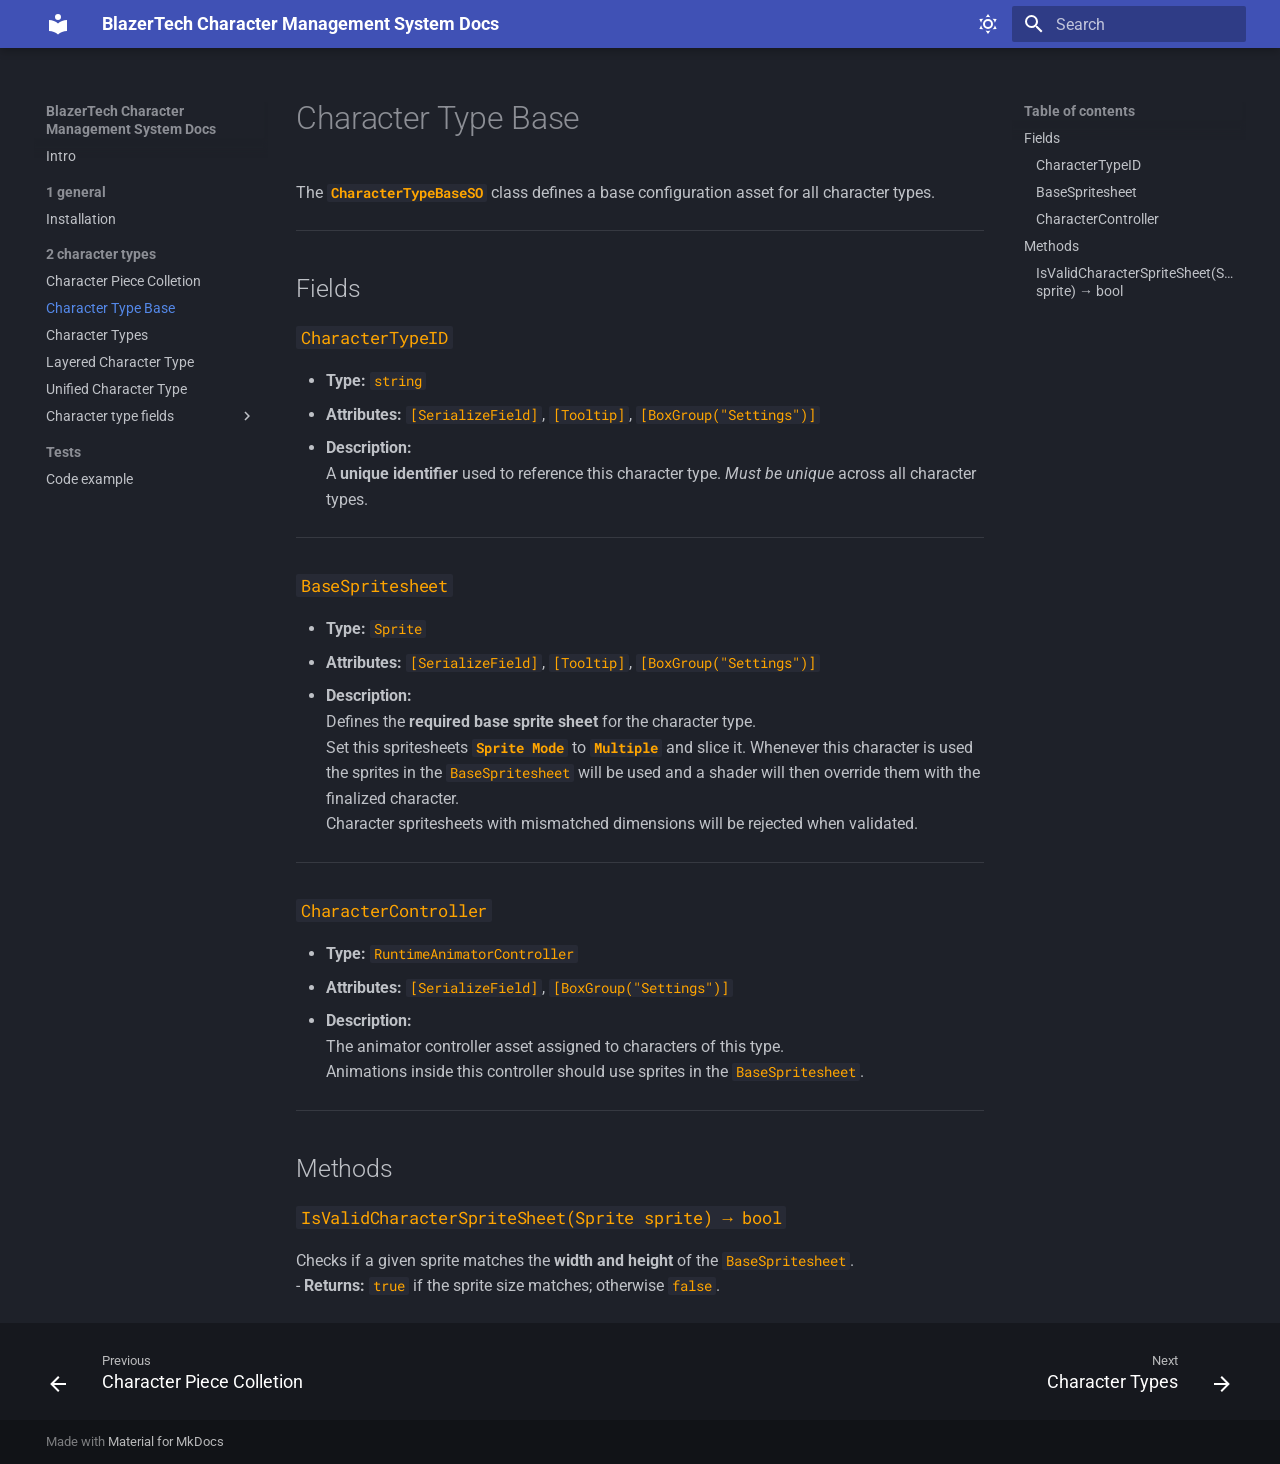
<file: 2-character-types/character-type-base/index.html>
<!doctype html>
<html lang="en" class="no-js">
  <head>
    
      <meta charset="utf-8">
      <meta name="viewport" content="width=device-width,initial-scale=1">
      
      
      
      
        <link rel="prev" href="../character-piece-collection/">
      
      
        <link rel="next" href="../character-types/">
      
      
      <link rel="icon" href="../../assets/images/favicon.png">
      <meta name="generator" content="mkdocs-1.6.1, mkdocs-material-9.6.16">
    
    
      
        <title>Character Type Base - BlazerTech Character Management System Docs</title>
      
    
    
      <link rel="stylesheet" href="../../assets/stylesheets/main.7e37652d.min.css">
      
        
        <link rel="stylesheet" href="../../assets/stylesheets/palette.06af60db.min.css">
      
      


    
    
      
    
    
      
        
        
        <link rel="preconnect" href="https://fonts.gstatic.com" crossorigin>
        <link rel="stylesheet" href="https://fonts.googleapis.com/css?family=Roboto:300,300i,400,400i,700,700i%7CRoboto+Mono:400,400i,700,700i&display=fallback">
        <style>:root{--md-text-font:"Roboto";--md-code-font:"Roboto Mono"}</style>
      
    
    
      <link rel="stylesheet" href="../../custom.css">
    
    <script>__md_scope=new URL("../..",location),__md_hash=e=>[...e].reduce(((e,_)=>(e<<5)-e+_.charCodeAt(0)),0),__md_get=(e,_=localStorage,t=__md_scope)=>JSON.parse(_.getItem(t.pathname+"."+e)),__md_set=(e,_,t=localStorage,a=__md_scope)=>{try{t.setItem(a.pathname+"."+e,JSON.stringify(_))}catch(e){}}</script>
    
      

    
    
    
  </head>
  
  
    
    
      
    
    
    
    
    <body dir="ltr" data-md-color-scheme="slate" data-md-color-primary="indigo" data-md-color-accent="deep-purple">
  
    
    <input class="md-toggle" data-md-toggle="drawer" type="checkbox" id="__drawer" autocomplete="off">
    <input class="md-toggle" data-md-toggle="search" type="checkbox" id="__search" autocomplete="off">
    <label class="md-overlay" for="__drawer"></label>
    <div data-md-component="skip">
      
        
        <a href="#character-type-base" class="md-skip">
          Skip to content
        </a>
      
    </div>
    <div data-md-component="announce">
      
    </div>
    
    
      

  

<header class="md-header md-header--shadow" data-md-component="header">
  <nav class="md-header__inner md-grid" aria-label="Header">
    <a href="../.." title="BlazerTech Character Management System Docs" class="md-header__button md-logo" aria-label="BlazerTech Character Management System Docs" data-md-component="logo">
      
  
  <svg xmlns="http://www.w3.org/2000/svg" viewBox="0 0 24 24"><path d="M12 8a3 3 0 0 0 3-3 3 3 0 0 0-3-3 3 3 0 0 0-3 3 3 3 0 0 0 3 3m0 3.54C9.64 9.35 6.5 8 3 8v11c3.5 0 6.64 1.35 9 3.54 2.36-2.19 5.5-3.54 9-3.54V8c-3.5 0-6.64 1.35-9 3.54"/></svg>

    </a>
    <label class="md-header__button md-icon" for="__drawer">
      
      <svg xmlns="http://www.w3.org/2000/svg" viewBox="0 0 24 24"><path d="M3 6h18v2H3zm0 5h18v2H3zm0 5h18v2H3z"/></svg>
    </label>
    <div class="md-header__title" data-md-component="header-title">
      <div class="md-header__ellipsis">
        <div class="md-header__topic">
          <span class="md-ellipsis">
            BlazerTech Character Management System Docs
          </span>
        </div>
        <div class="md-header__topic" data-md-component="header-topic">
          <span class="md-ellipsis">
            
              Character Type Base
            
          </span>
        </div>
      </div>
    </div>
    
      
        <form class="md-header__option" data-md-component="palette">
  
    
    
    
    <input class="md-option" data-md-color-media="" data-md-color-scheme="slate" data-md-color-primary="indigo" data-md-color-accent="deep-purple"  aria-label="Dark mode"  type="radio" name="__palette" id="__palette_0">
    
      <label class="md-header__button md-icon" title="Dark mode" for="__palette_1" hidden>
        <svg xmlns="http://www.w3.org/2000/svg" viewBox="0 0 24 24"><path d="M12 7a5 5 0 0 1 5 5 5 5 0 0 1-5 5 5 5 0 0 1-5-5 5 5 0 0 1 5-5m0 2a3 3 0 0 0-3 3 3 3 0 0 0 3 3 3 3 0 0 0 3-3 3 3 0 0 0-3-3m0-7 2.39 3.42C13.65 5.15 12.84 5 12 5s-1.65.15-2.39.42zM3.34 7l4.16-.35A7.2 7.2 0 0 0 5.94 8.5c-.44.74-.69 1.5-.83 2.29zm.02 10 1.76-3.77a7.131 7.131 0 0 0 2.38 4.14zM20.65 7l-1.77 3.79a7.02 7.02 0 0 0-2.38-4.15zm-.01 10-4.14.36c.59-.51 1.12-1.14 1.54-1.86.42-.73.69-1.5.83-2.29zM12 22l-2.41-3.44c.74.27 1.55.44 2.41.44.82 0 1.63-.17 2.37-.44z"/></svg>
      </label>
    
  
    
    
    
    <input class="md-option" data-md-color-media="" data-md-color-scheme="default" data-md-color-primary="blue" data-md-color-accent="deep-orange"  aria-label="Light mode"  type="radio" name="__palette" id="__palette_1">
    
      <label class="md-header__button md-icon" title="Light mode" for="__palette_0" hidden>
        <svg xmlns="http://www.w3.org/2000/svg" viewBox="0 0 24 24"><path d="m17.75 4.09-2.53 1.94.91 3.06-2.63-1.81-2.63 1.81.91-3.06-2.53-1.94L12.44 4l1.06-3 1.06 3zm3.5 6.91-1.64 1.25.59 1.98-1.7-1.17-1.7 1.17.59-1.98L15.75 11l2.06-.05L18.5 9l.69 1.95zm-2.28 4.95c.83-.08 1.72 1.1 1.19 1.85-.32.45-.66.87-1.08 1.27C15.17 23 8.84 23 4.94 19.07c-3.91-3.9-3.91-10.24 0-14.14.4-.4.82-.76 1.27-1.08.75-.53 1.93.36 1.85 1.19-.27 2.86.69 5.83 2.89 8.02a9.96 9.96 0 0 0 8.02 2.89m-1.64 2.02a12.08 12.08 0 0 1-7.8-3.47c-2.17-2.19-3.33-5-3.49-7.82-2.81 3.14-2.7 7.96.31 10.98 3.02 3.01 7.84 3.12 10.98.31"/></svg>
      </label>
    
  
</form>
      
    
    
      <script>var palette=__md_get("__palette");if(palette&&palette.color){if("(prefers-color-scheme)"===palette.color.media){var media=matchMedia("(prefers-color-scheme: light)"),input=document.querySelector(media.matches?"[data-md-color-media='(prefers-color-scheme: light)']":"[data-md-color-media='(prefers-color-scheme: dark)']");palette.color.media=input.getAttribute("data-md-color-media"),palette.color.scheme=input.getAttribute("data-md-color-scheme"),palette.color.primary=input.getAttribute("data-md-color-primary"),palette.color.accent=input.getAttribute("data-md-color-accent")}for(var[key,value]of Object.entries(palette.color))document.body.setAttribute("data-md-color-"+key,value)}</script>
    
    
    
      
      
        <label class="md-header__button md-icon" for="__search">
          
          <svg xmlns="http://www.w3.org/2000/svg" viewBox="0 0 24 24"><path d="M9.5 3A6.5 6.5 0 0 1 16 9.5c0 1.61-.59 3.09-1.56 4.23l.27.27h.79l5 5-1.5 1.5-5-5v-.79l-.27-.27A6.52 6.52 0 0 1 9.5 16 6.5 6.5 0 0 1 3 9.5 6.5 6.5 0 0 1 9.5 3m0 2C7 5 5 7 5 9.5S7 14 9.5 14 14 12 14 9.5 12 5 9.5 5"/></svg>
        </label>
        <div class="md-search" data-md-component="search" role="dialog">
  <label class="md-search__overlay" for="__search"></label>
  <div class="md-search__inner" role="search">
    <form class="md-search__form" name="search">
      <input type="text" class="md-search__input" name="query" aria-label="Search" placeholder="Search" autocapitalize="off" autocorrect="off" autocomplete="off" spellcheck="false" data-md-component="search-query" required>
      <label class="md-search__icon md-icon" for="__search">
        
        <svg xmlns="http://www.w3.org/2000/svg" viewBox="0 0 24 24"><path d="M9.5 3A6.5 6.5 0 0 1 16 9.5c0 1.61-.59 3.09-1.56 4.23l.27.27h.79l5 5-1.5 1.5-5-5v-.79l-.27-.27A6.52 6.52 0 0 1 9.5 16 6.5 6.5 0 0 1 3 9.5 6.5 6.5 0 0 1 9.5 3m0 2C7 5 5 7 5 9.5S7 14 9.5 14 14 12 14 9.5 12 5 9.5 5"/></svg>
        
        <svg xmlns="http://www.w3.org/2000/svg" viewBox="0 0 24 24"><path d="M20 11v2H8l5.5 5.5-1.42 1.42L4.16 12l7.92-7.92L13.5 5.5 8 11z"/></svg>
      </label>
      <nav class="md-search__options" aria-label="Search">
        
        <button type="reset" class="md-search__icon md-icon" title="Clear" aria-label="Clear" tabindex="-1">
          
          <svg xmlns="http://www.w3.org/2000/svg" viewBox="0 0 24 24"><path d="M19 6.41 17.59 5 12 10.59 6.41 5 5 6.41 10.59 12 5 17.59 6.41 19 12 13.41 17.59 19 19 17.59 13.41 12z"/></svg>
        </button>
      </nav>
      
    </form>
    <div class="md-search__output">
      <div class="md-search__scrollwrap" tabindex="0" data-md-scrollfix>
        <div class="md-search-result" data-md-component="search-result">
          <div class="md-search-result__meta">
            Initializing search
          </div>
          <ol class="md-search-result__list" role="presentation"></ol>
        </div>
      </div>
    </div>
  </div>
</div>
      
    
    
  </nav>
  
</header>
    
    <div class="md-container" data-md-component="container">
      
      
        
          
        
      
      <main class="md-main" data-md-component="main">
        <div class="md-main__inner md-grid">
          
            
              
              <div class="md-sidebar md-sidebar--primary" data-md-component="sidebar" data-md-type="navigation" >
                <div class="md-sidebar__scrollwrap">
                  <div class="md-sidebar__inner">
                    



<nav class="md-nav md-nav--primary" aria-label="Navigation" data-md-level="0">
  <label class="md-nav__title" for="__drawer">
    <a href="../.." title="BlazerTech Character Management System Docs" class="md-nav__button md-logo" aria-label="BlazerTech Character Management System Docs" data-md-component="logo">
      
  
  <svg xmlns="http://www.w3.org/2000/svg" viewBox="0 0 24 24"><path d="M12 8a3 3 0 0 0 3-3 3 3 0 0 0-3-3 3 3 0 0 0-3 3 3 3 0 0 0 3 3m0 3.54C9.64 9.35 6.5 8 3 8v11c3.5 0 6.64 1.35 9 3.54 2.36-2.19 5.5-3.54 9-3.54V8c-3.5 0-6.64 1.35-9 3.54"/></svg>

    </a>
    BlazerTech Character Management System Docs
  </label>
  
  <ul class="md-nav__list" data-md-scrollfix>
    
      
      
  
  
  
  
    <li class="md-nav__item">
      <a href="../.." class="md-nav__link">
        
  
  
  <span class="md-ellipsis">
    Intro
    
  </span>
  

      </a>
    </li>
  

    
      
      
  
  
  
  
    
    
    
    
      
        
        
      
    
    
    <li class="md-nav__item md-nav__item--section md-nav__item--nested">
      
        
        
        <input class="md-nav__toggle md-toggle " type="checkbox" id="__nav_2" >
        
          
          <label class="md-nav__link" for="__nav_2" id="__nav_2_label" tabindex="">
            
  
  
  <span class="md-ellipsis">
    1 general
    
  </span>
  

            <span class="md-nav__icon md-icon"></span>
          </label>
        
        <nav class="md-nav" data-md-level="1" aria-labelledby="__nav_2_label" aria-expanded="false">
          <label class="md-nav__title" for="__nav_2">
            <span class="md-nav__icon md-icon"></span>
            1 general
          </label>
          <ul class="md-nav__list" data-md-scrollfix>
            
              
                
  
  
  
  
    <li class="md-nav__item">
      <a href="../../1-general/installation/" class="md-nav__link">
        
  
  
  <span class="md-ellipsis">
    Installation
    
  </span>
  

      </a>
    </li>
  

              
            
          </ul>
        </nav>
      
    </li>
  

    
      
      
  
  
    
  
  
  
    
    
    
    
      
        
        
      
    
    
    <li class="md-nav__item md-nav__item--active md-nav__item--section md-nav__item--nested">
      
        
        
        <input class="md-nav__toggle md-toggle " type="checkbox" id="__nav_3" checked>
        
          
          <label class="md-nav__link" for="__nav_3" id="__nav_3_label" tabindex="">
            
  
  
  <span class="md-ellipsis">
    2 character types
    
  </span>
  

            <span class="md-nav__icon md-icon"></span>
          </label>
        
        <nav class="md-nav" data-md-level="1" aria-labelledby="__nav_3_label" aria-expanded="true">
          <label class="md-nav__title" for="__nav_3">
            <span class="md-nav__icon md-icon"></span>
            2 character types
          </label>
          <ul class="md-nav__list" data-md-scrollfix>
            
              
                
  
  
  
  
    <li class="md-nav__item">
      <a href="../character-piece-collection/" class="md-nav__link">
        
  
  
  <span class="md-ellipsis">
    Character Piece Colletion
    
  </span>
  

      </a>
    </li>
  

              
            
              
                
  
  
    
  
  
  
    <li class="md-nav__item md-nav__item--active">
      
      <input class="md-nav__toggle md-toggle" type="checkbox" id="__toc">
      
      
        
      
      
        <label class="md-nav__link md-nav__link--active" for="__toc">
          
  
  
  <span class="md-ellipsis">
    Character Type Base
    
  </span>
  

          <span class="md-nav__icon md-icon"></span>
        </label>
      
      <a href="./" class="md-nav__link md-nav__link--active">
        
  
  
  <span class="md-ellipsis">
    Character Type Base
    
  </span>
  

      </a>
      
        

<nav class="md-nav md-nav--secondary" aria-label="Table of contents">
  
  
  
    
  
  
    <label class="md-nav__title" for="__toc">
      <span class="md-nav__icon md-icon"></span>
      Table of contents
    </label>
    <ul class="md-nav__list" data-md-component="toc" data-md-scrollfix>
      
        <li class="md-nav__item">
  <a href="#fields" class="md-nav__link">
    <span class="md-ellipsis">
      Fields
    </span>
  </a>
  
    <nav class="md-nav" aria-label="Fields">
      <ul class="md-nav__list">
        
          <li class="md-nav__item">
  <a href="#charactertypeid" class="md-nav__link">
    <span class="md-ellipsis">
      CharacterTypeID
    </span>
  </a>
  
</li>
        
          <li class="md-nav__item">
  <a href="#basespritesheet" class="md-nav__link">
    <span class="md-ellipsis">
      BaseSpritesheet
    </span>
  </a>
  
</li>
        
          <li class="md-nav__item">
  <a href="#charactercontroller" class="md-nav__link">
    <span class="md-ellipsis">
      CharacterController
    </span>
  </a>
  
</li>
        
      </ul>
    </nav>
  
</li>
      
        <li class="md-nav__item">
  <a href="#methods" class="md-nav__link">
    <span class="md-ellipsis">
      Methods
    </span>
  </a>
  
    <nav class="md-nav" aria-label="Methods">
      <ul class="md-nav__list">
        
          <li class="md-nav__item">
  <a href="#isvalidcharacterspritesheetsprite-sprite-bool" class="md-nav__link">
    <span class="md-ellipsis">
      IsValidCharacterSpriteSheet(Sprite sprite) → bool
    </span>
  </a>
  
</li>
        
      </ul>
    </nav>
  
</li>
      
    </ul>
  
</nav>
      
    </li>
  

              
            
              
                
  
  
  
  
    <li class="md-nav__item">
      <a href="../character-types/" class="md-nav__link">
        
  
  
  <span class="md-ellipsis">
    Character Types
    
  </span>
  

      </a>
    </li>
  

              
            
              
                
  
  
  
  
    <li class="md-nav__item">
      <a href="../layered-character-type/" class="md-nav__link">
        
  
  
  <span class="md-ellipsis">
    Layered Character Type
    
  </span>
  

      </a>
    </li>
  

              
            
              
                
  
  
  
  
    <li class="md-nav__item">
      <a href="../unified-character-type/" class="md-nav__link">
        
  
  
  <span class="md-ellipsis">
    Unified Character Type
    
  </span>
  

      </a>
    </li>
  

              
            
              
                
  
  
  
  
    
    
    
    
      
    
    
    <li class="md-nav__item md-nav__item--nested">
      
        
        
        <input class="md-nav__toggle md-toggle " type="checkbox" id="__nav_3_6" >
        
          
          <label class="md-nav__link" for="__nav_3_6" id="__nav_3_6_label" tabindex="0">
            
  
  
  <span class="md-ellipsis">
    Character type fields
    
  </span>
  

            <span class="md-nav__icon md-icon"></span>
          </label>
        
        <nav class="md-nav" data-md-level="2" aria-labelledby="__nav_3_6_label" aria-expanded="false">
          <label class="md-nav__title" for="__nav_3_6">
            <span class="md-nav__icon md-icon"></span>
            Character type fields
          </label>
          <ul class="md-nav__list" data-md-scrollfix>
            
              
                
  
  
  
  
    <li class="md-nav__item">
      <a href="../character-type-fields/base-spritesheet/" class="md-nav__link">
        
  
  
  <span class="md-ellipsis">
    Base Spritesheet
    
  </span>
  

      </a>
    </li>
  

              
            
              
                
  
  
  
  
    <li class="md-nav__item">
      <a href="../character-type-fields/character-controller/" class="md-nav__link">
        
  
  
  <span class="md-ellipsis">
    Character Controller
    
  </span>
  

      </a>
    </li>
  

              
            
              
                
  
  
  
  
    <li class="md-nav__item">
      <a href="../character-type-fields/character-type-id/" class="md-nav__link">
        
  
  
  <span class="md-ellipsis">
    Character Type ID
    
  </span>
  

      </a>
    </li>
  

              
            
          </ul>
        </nav>
      
    </li>
  

              
            
          </ul>
        </nav>
      
    </li>
  

    
      
      
  
  
  
  
    
    
    
    
      
        
        
      
    
    
    <li class="md-nav__item md-nav__item--section md-nav__item--nested">
      
        
        
        <input class="md-nav__toggle md-toggle " type="checkbox" id="__nav_4" >
        
          
          <label class="md-nav__link" for="__nav_4" id="__nav_4_label" tabindex="">
            
  
  
  <span class="md-ellipsis">
    Tests
    
  </span>
  

            <span class="md-nav__icon md-icon"></span>
          </label>
        
        <nav class="md-nav" data-md-level="1" aria-labelledby="__nav_4_label" aria-expanded="false">
          <label class="md-nav__title" for="__nav_4">
            <span class="md-nav__icon md-icon"></span>
            Tests
          </label>
          <ul class="md-nav__list" data-md-scrollfix>
            
              
                
  
  
  
  
    <li class="md-nav__item">
      <a href="../../Tests/code-example/" class="md-nav__link">
        
  
  
  <span class="md-ellipsis">
    Code example
    
  </span>
  

      </a>
    </li>
  

              
            
          </ul>
        </nav>
      
    </li>
  

    
  </ul>
</nav>
                  </div>
                </div>
              </div>
            
            
              
              <div class="md-sidebar md-sidebar--secondary" data-md-component="sidebar" data-md-type="toc" >
                <div class="md-sidebar__scrollwrap">
                  <div class="md-sidebar__inner">
                    

<nav class="md-nav md-nav--secondary" aria-label="Table of contents">
  
  
  
    
  
  
    <label class="md-nav__title" for="__toc">
      <span class="md-nav__icon md-icon"></span>
      Table of contents
    </label>
    <ul class="md-nav__list" data-md-component="toc" data-md-scrollfix>
      
        <li class="md-nav__item">
  <a href="#fields" class="md-nav__link">
    <span class="md-ellipsis">
      Fields
    </span>
  </a>
  
    <nav class="md-nav" aria-label="Fields">
      <ul class="md-nav__list">
        
          <li class="md-nav__item">
  <a href="#charactertypeid" class="md-nav__link">
    <span class="md-ellipsis">
      CharacterTypeID
    </span>
  </a>
  
</li>
        
          <li class="md-nav__item">
  <a href="#basespritesheet" class="md-nav__link">
    <span class="md-ellipsis">
      BaseSpritesheet
    </span>
  </a>
  
</li>
        
          <li class="md-nav__item">
  <a href="#charactercontroller" class="md-nav__link">
    <span class="md-ellipsis">
      CharacterController
    </span>
  </a>
  
</li>
        
      </ul>
    </nav>
  
</li>
      
        <li class="md-nav__item">
  <a href="#methods" class="md-nav__link">
    <span class="md-ellipsis">
      Methods
    </span>
  </a>
  
    <nav class="md-nav" aria-label="Methods">
      <ul class="md-nav__list">
        
          <li class="md-nav__item">
  <a href="#isvalidcharacterspritesheetsprite-sprite-bool" class="md-nav__link">
    <span class="md-ellipsis">
      IsValidCharacterSpriteSheet(Sprite sprite) → bool
    </span>
  </a>
  
</li>
        
      </ul>
    </nav>
  
</li>
      
    </ul>
  
</nav>
                  </div>
                </div>
              </div>
            
          
          
            <div class="md-content" data-md-component="content">
              <article class="md-content__inner md-typeset">
                
                  



<h1 id="character-type-base">Character Type Base</h1>
<p>The <strong><code>CharacterTypeBaseSO</code></strong> class defines a base configuration asset for all character types.</p>
<hr />
<h2 id="fields">Fields</h2>
<h3 id="charactertypeid"><code>CharacterTypeID</code></h3>
<ul>
<li><strong>Type:</strong> <code>string</code></li>
<li><strong>Attributes:</strong> <code>[SerializeField]</code>, <code>[Tooltip]</code>, <code>[BoxGroup("Settings")]</code></li>
<li><strong>Description:</strong><br />
  A <strong>unique identifier</strong> used to reference this character type. <em>Must be unique</em> across all character types.</li>
</ul>
<hr />
<h3 id="basespritesheet"><code>BaseSpritesheet</code></h3>
<ul>
<li><strong>Type:</strong> <code>Sprite</code></li>
<li><strong>Attributes:</strong> <code>[SerializeField]</code>, <code>[Tooltip]</code>, <code>[BoxGroup("Settings")]</code></li>
<li><strong>Description:</strong><br />
  Defines the <strong>required base sprite sheet</strong> for the character type.<br />
  Set this spritesheets <strong><code>Sprite Mode</code></strong> to <strong><code>Multiple</code></strong> and slice it. Whenever this character is used the sprites in the <code>BaseSpritesheet</code> will be used and a shader will then  override them with the finalized character.<br />
  Character spritesheets with mismatched dimensions will be rejected when validated.</li>
</ul>
<hr />
<h3 id="charactercontroller"><code>CharacterController</code></h3>
<ul>
<li><strong>Type:</strong> <code>RuntimeAnimatorController</code></li>
<li><strong>Attributes:</strong> <code>[SerializeField]</code>, <code>[BoxGroup("Settings")]</code></li>
<li><strong>Description:</strong><br />
  The animator controller asset assigned to characters of this type.<br />
  Animations inside this controller should use sprites in the <code>BaseSpritesheet</code>.</li>
</ul>
<hr />
<h2 id="methods">Methods</h2>
<h3 id="isvalidcharacterspritesheetsprite-sprite-bool"><code>IsValidCharacterSpriteSheet(Sprite sprite) → bool</code></h3>
<p>Checks if a given sprite matches the <strong>width and height</strong> of the <code>BaseSpritesheet</code>.<br />
- <strong>Returns:</strong> <code>true</code> if the sprite size matches; otherwise <code>false</code>.</p>












                
              </article>
            </div>
          
          
<script>var target=document.getElementById(location.hash.slice(1));target&&target.name&&(target.checked=target.name.startsWith("__tabbed_"))</script>
        </div>
        
      </main>
      
        <footer class="md-footer">
  
    
      
      <nav class="md-footer__inner md-grid" aria-label="Footer" >
        
          
          <a href="../character-piece-collection/" class="md-footer__link md-footer__link--prev" aria-label="Previous: Character Piece Colletion">
            <div class="md-footer__button md-icon">
              
              <svg xmlns="http://www.w3.org/2000/svg" viewBox="0 0 24 24"><path d="M20 11v2H8l5.5 5.5-1.42 1.42L4.16 12l7.92-7.92L13.5 5.5 8 11z"/></svg>
            </div>
            <div class="md-footer__title">
              <span class="md-footer__direction">
                Previous
              </span>
              <div class="md-ellipsis">
                Character Piece Colletion
              </div>
            </div>
          </a>
        
        
          
          <a href="../character-types/" class="md-footer__link md-footer__link--next" aria-label="Next: Character Types">
            <div class="md-footer__title">
              <span class="md-footer__direction">
                Next
              </span>
              <div class="md-ellipsis">
                Character Types
              </div>
            </div>
            <div class="md-footer__button md-icon">
              
              <svg xmlns="http://www.w3.org/2000/svg" viewBox="0 0 24 24"><path d="M4 11v2h12l-5.5 5.5 1.42 1.42L19.84 12l-7.92-7.92L10.5 5.5 16 11z"/></svg>
            </div>
          </a>
        
      </nav>
    
  
  <div class="md-footer-meta md-typeset">
    <div class="md-footer-meta__inner md-grid">
      <div class="md-copyright">
  
  
    Made with
    <a href="https://squidfunk.github.io/mkdocs-material/" target="_blank" rel="noopener">
      Material for MkDocs
    </a>
  
</div>
      
    </div>
  </div>
</footer>
      
    </div>
    <div class="md-dialog" data-md-component="dialog">
      <div class="md-dialog__inner md-typeset"></div>
    </div>
    
    
    
      
      <script id="__config" type="application/json">{"base": "../..", "features": ["navigation.sections", "navigation.instant", "navigation.footer"], "search": "../../assets/javascripts/workers/search.d50fe291.min.js", "tags": null, "translations": {"clipboard.copied": "Copied to clipboard", "clipboard.copy": "Copy to clipboard", "search.result.more.one": "1 more on this page", "search.result.more.other": "# more on this page", "search.result.none": "No matching documents", "search.result.one": "1 matching document", "search.result.other": "# matching documents", "search.result.placeholder": "Type to start searching", "search.result.term.missing": "Missing", "select.version": "Select version"}, "version": null}</script>
    
    
      <script src="../../assets/javascripts/bundle.50899def.min.js"></script>
      
    
  </body>
</html>
</file>
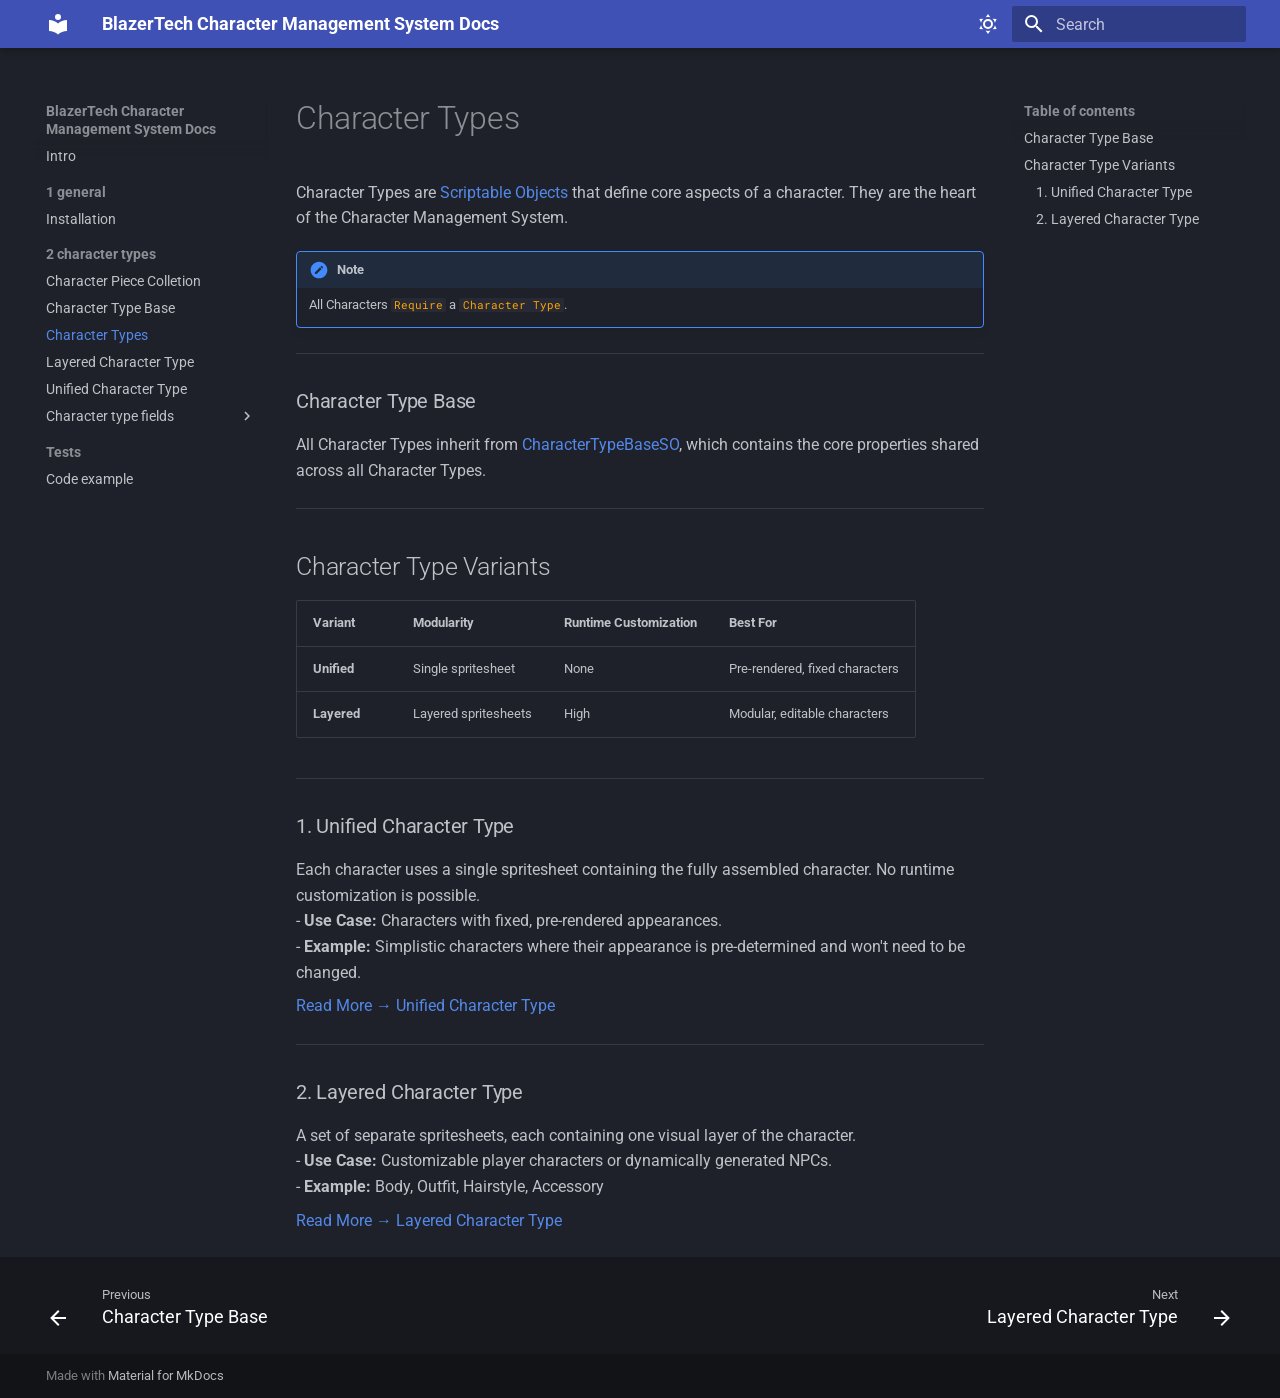
<file: 2-character-types/character-types/index.html>
<!doctype html>
<html lang="en" class="no-js">
  <head>
    
      <meta charset="utf-8">
      <meta name="viewport" content="width=device-width,initial-scale=1">
      
      
      
      
        <link rel="prev" href="../character-type-base/">
      
      
        <link rel="next" href="../layered-character-type/">
      
      
      <link rel="icon" href="../../assets/images/favicon.png">
      <meta name="generator" content="mkdocs-1.6.1, mkdocs-material-9.6.16">
    
    
      
        <title>Character Types - BlazerTech Character Management System Docs</title>
      
    
    
      <link rel="stylesheet" href="../../assets/stylesheets/main.7e37652d.min.css">
      
        
        <link rel="stylesheet" href="../../assets/stylesheets/palette.06af60db.min.css">
      
      


    
    
      
    
    
      
        
        
        <link rel="preconnect" href="https://fonts.gstatic.com" crossorigin>
        <link rel="stylesheet" href="https://fonts.googleapis.com/css?family=Roboto:300,300i,400,400i,700,700i%7CRoboto+Mono:400,400i,700,700i&display=fallback">
        <style>:root{--md-text-font:"Roboto";--md-code-font:"Roboto Mono"}</style>
      
    
    
      <link rel="stylesheet" href="../../custom.css">
    
    <script>__md_scope=new URL("../..",location),__md_hash=e=>[...e].reduce(((e,_)=>(e<<5)-e+_.charCodeAt(0)),0),__md_get=(e,_=localStorage,t=__md_scope)=>JSON.parse(_.getItem(t.pathname+"."+e)),__md_set=(e,_,t=localStorage,a=__md_scope)=>{try{t.setItem(a.pathname+"."+e,JSON.stringify(_))}catch(e){}}</script>
    
      

    
    
    
  </head>
  
  
    
    
      
    
    
    
    
    <body dir="ltr" data-md-color-scheme="slate" data-md-color-primary="indigo" data-md-color-accent="deep-purple">
  
    
    <input class="md-toggle" data-md-toggle="drawer" type="checkbox" id="__drawer" autocomplete="off">
    <input class="md-toggle" data-md-toggle="search" type="checkbox" id="__search" autocomplete="off">
    <label class="md-overlay" for="__drawer"></label>
    <div data-md-component="skip">
      
        
        <a href="#character-types" class="md-skip">
          Skip to content
        </a>
      
    </div>
    <div data-md-component="announce">
      
    </div>
    
    
      

  

<header class="md-header md-header--shadow" data-md-component="header">
  <nav class="md-header__inner md-grid" aria-label="Header">
    <a href="../.." title="BlazerTech Character Management System Docs" class="md-header__button md-logo" aria-label="BlazerTech Character Management System Docs" data-md-component="logo">
      
  
  <svg xmlns="http://www.w3.org/2000/svg" viewBox="0 0 24 24"><path d="M12 8a3 3 0 0 0 3-3 3 3 0 0 0-3-3 3 3 0 0 0-3 3 3 3 0 0 0 3 3m0 3.54C9.64 9.35 6.5 8 3 8v11c3.5 0 6.64 1.35 9 3.54 2.36-2.19 5.5-3.54 9-3.54V8c-3.5 0-6.64 1.35-9 3.54"/></svg>

    </a>
    <label class="md-header__button md-icon" for="__drawer">
      
      <svg xmlns="http://www.w3.org/2000/svg" viewBox="0 0 24 24"><path d="M3 6h18v2H3zm0 5h18v2H3zm0 5h18v2H3z"/></svg>
    </label>
    <div class="md-header__title" data-md-component="header-title">
      <div class="md-header__ellipsis">
        <div class="md-header__topic">
          <span class="md-ellipsis">
            BlazerTech Character Management System Docs
          </span>
        </div>
        <div class="md-header__topic" data-md-component="header-topic">
          <span class="md-ellipsis">
            
              Character Types
            
          </span>
        </div>
      </div>
    </div>
    
      
        <form class="md-header__option" data-md-component="palette">
  
    
    
    
    <input class="md-option" data-md-color-media="" data-md-color-scheme="slate" data-md-color-primary="indigo" data-md-color-accent="deep-purple"  aria-label="Dark mode"  type="radio" name="__palette" id="__palette_0">
    
      <label class="md-header__button md-icon" title="Dark mode" for="__palette_1" hidden>
        <svg xmlns="http://www.w3.org/2000/svg" viewBox="0 0 24 24"><path d="M12 7a5 5 0 0 1 5 5 5 5 0 0 1-5 5 5 5 0 0 1-5-5 5 5 0 0 1 5-5m0 2a3 3 0 0 0-3 3 3 3 0 0 0 3 3 3 3 0 0 0 3-3 3 3 0 0 0-3-3m0-7 2.39 3.42C13.65 5.15 12.84 5 12 5s-1.65.15-2.39.42zM3.34 7l4.16-.35A7.2 7.2 0 0 0 5.94 8.5c-.44.74-.69 1.5-.83 2.29zm.02 10 1.76-3.77a7.131 7.131 0 0 0 2.38 4.14zM20.65 7l-1.77 3.79a7.02 7.02 0 0 0-2.38-4.15zm-.01 10-4.14.36c.59-.51 1.12-1.14 1.54-1.86.42-.73.69-1.5.83-2.29zM12 22l-2.41-3.44c.74.27 1.55.44 2.41.44.82 0 1.63-.17 2.37-.44z"/></svg>
      </label>
    
  
    
    
    
    <input class="md-option" data-md-color-media="" data-md-color-scheme="default" data-md-color-primary="blue" data-md-color-accent="deep-orange"  aria-label="Light mode"  type="radio" name="__palette" id="__palette_1">
    
      <label class="md-header__button md-icon" title="Light mode" for="__palette_0" hidden>
        <svg xmlns="http://www.w3.org/2000/svg" viewBox="0 0 24 24"><path d="m17.75 4.09-2.53 1.94.91 3.06-2.63-1.81-2.63 1.81.91-3.06-2.53-1.94L12.44 4l1.06-3 1.06 3zm3.5 6.91-1.64 1.25.59 1.98-1.7-1.17-1.7 1.17.59-1.98L15.75 11l2.06-.05L18.5 9l.69 1.95zm-2.28 4.95c.83-.08 1.72 1.1 1.19 1.85-.32.45-.66.87-1.08 1.27C15.17 23 8.84 23 4.94 19.07c-3.91-3.9-3.91-10.24 0-14.14.4-.4.82-.76 1.27-1.08.75-.53 1.93.36 1.85 1.19-.27 2.86.69 5.83 2.89 8.02a9.96 9.96 0 0 0 8.02 2.89m-1.64 2.02a12.08 12.08 0 0 1-7.8-3.47c-2.17-2.19-3.33-5-3.49-7.82-2.81 3.14-2.7 7.96.31 10.98 3.02 3.01 7.84 3.12 10.98.31"/></svg>
      </label>
    
  
</form>
      
    
    
      <script>var palette=__md_get("__palette");if(palette&&palette.color){if("(prefers-color-scheme)"===palette.color.media){var media=matchMedia("(prefers-color-scheme: light)"),input=document.querySelector(media.matches?"[data-md-color-media='(prefers-color-scheme: light)']":"[data-md-color-media='(prefers-color-scheme: dark)']");palette.color.media=input.getAttribute("data-md-color-media"),palette.color.scheme=input.getAttribute("data-md-color-scheme"),palette.color.primary=input.getAttribute("data-md-color-primary"),palette.color.accent=input.getAttribute("data-md-color-accent")}for(var[key,value]of Object.entries(palette.color))document.body.setAttribute("data-md-color-"+key,value)}</script>
    
    
    
      
      
        <label class="md-header__button md-icon" for="__search">
          
          <svg xmlns="http://www.w3.org/2000/svg" viewBox="0 0 24 24"><path d="M9.5 3A6.5 6.5 0 0 1 16 9.5c0 1.61-.59 3.09-1.56 4.23l.27.27h.79l5 5-1.5 1.5-5-5v-.79l-.27-.27A6.52 6.52 0 0 1 9.5 16 6.5 6.5 0 0 1 3 9.5 6.5 6.5 0 0 1 9.5 3m0 2C7 5 5 7 5 9.5S7 14 9.5 14 14 12 14 9.5 12 5 9.5 5"/></svg>
        </label>
        <div class="md-search" data-md-component="search" role="dialog">
  <label class="md-search__overlay" for="__search"></label>
  <div class="md-search__inner" role="search">
    <form class="md-search__form" name="search">
      <input type="text" class="md-search__input" name="query" aria-label="Search" placeholder="Search" autocapitalize="off" autocorrect="off" autocomplete="off" spellcheck="false" data-md-component="search-query" required>
      <label class="md-search__icon md-icon" for="__search">
        
        <svg xmlns="http://www.w3.org/2000/svg" viewBox="0 0 24 24"><path d="M9.5 3A6.5 6.5 0 0 1 16 9.5c0 1.61-.59 3.09-1.56 4.23l.27.27h.79l5 5-1.5 1.5-5-5v-.79l-.27-.27A6.52 6.52 0 0 1 9.5 16 6.5 6.5 0 0 1 3 9.5 6.5 6.5 0 0 1 9.5 3m0 2C7 5 5 7 5 9.5S7 14 9.5 14 14 12 14 9.5 12 5 9.5 5"/></svg>
        
        <svg xmlns="http://www.w3.org/2000/svg" viewBox="0 0 24 24"><path d="M20 11v2H8l5.5 5.5-1.42 1.42L4.16 12l7.92-7.92L13.5 5.5 8 11z"/></svg>
      </label>
      <nav class="md-search__options" aria-label="Search">
        
        <button type="reset" class="md-search__icon md-icon" title="Clear" aria-label="Clear" tabindex="-1">
          
          <svg xmlns="http://www.w3.org/2000/svg" viewBox="0 0 24 24"><path d="M19 6.41 17.59 5 12 10.59 6.41 5 5 6.41 10.59 12 5 17.59 6.41 19 12 13.41 17.59 19 19 17.59 13.41 12z"/></svg>
        </button>
      </nav>
      
    </form>
    <div class="md-search__output">
      <div class="md-search__scrollwrap" tabindex="0" data-md-scrollfix>
        <div class="md-search-result" data-md-component="search-result">
          <div class="md-search-result__meta">
            Initializing search
          </div>
          <ol class="md-search-result__list" role="presentation"></ol>
        </div>
      </div>
    </div>
  </div>
</div>
      
    
    
  </nav>
  
</header>
    
    <div class="md-container" data-md-component="container">
      
      
        
          
        
      
      <main class="md-main" data-md-component="main">
        <div class="md-main__inner md-grid">
          
            
              
              <div class="md-sidebar md-sidebar--primary" data-md-component="sidebar" data-md-type="navigation" >
                <div class="md-sidebar__scrollwrap">
                  <div class="md-sidebar__inner">
                    



<nav class="md-nav md-nav--primary" aria-label="Navigation" data-md-level="0">
  <label class="md-nav__title" for="__drawer">
    <a href="../.." title="BlazerTech Character Management System Docs" class="md-nav__button md-logo" aria-label="BlazerTech Character Management System Docs" data-md-component="logo">
      
  
  <svg xmlns="http://www.w3.org/2000/svg" viewBox="0 0 24 24"><path d="M12 8a3 3 0 0 0 3-3 3 3 0 0 0-3-3 3 3 0 0 0-3 3 3 3 0 0 0 3 3m0 3.54C9.64 9.35 6.5 8 3 8v11c3.5 0 6.64 1.35 9 3.54 2.36-2.19 5.5-3.54 9-3.54V8c-3.5 0-6.64 1.35-9 3.54"/></svg>

    </a>
    BlazerTech Character Management System Docs
  </label>
  
  <ul class="md-nav__list" data-md-scrollfix>
    
      
      
  
  
  
  
    <li class="md-nav__item">
      <a href="../.." class="md-nav__link">
        
  
  
  <span class="md-ellipsis">
    Intro
    
  </span>
  

      </a>
    </li>
  

    
      
      
  
  
  
  
    
    
    
    
      
        
        
      
    
    
    <li class="md-nav__item md-nav__item--section md-nav__item--nested">
      
        
        
        <input class="md-nav__toggle md-toggle " type="checkbox" id="__nav_2" >
        
          
          <label class="md-nav__link" for="__nav_2" id="__nav_2_label" tabindex="">
            
  
  
  <span class="md-ellipsis">
    1 general
    
  </span>
  

            <span class="md-nav__icon md-icon"></span>
          </label>
        
        <nav class="md-nav" data-md-level="1" aria-labelledby="__nav_2_label" aria-expanded="false">
          <label class="md-nav__title" for="__nav_2">
            <span class="md-nav__icon md-icon"></span>
            1 general
          </label>
          <ul class="md-nav__list" data-md-scrollfix>
            
              
                
  
  
  
  
    <li class="md-nav__item">
      <a href="../../1-general/installation/" class="md-nav__link">
        
  
  
  <span class="md-ellipsis">
    Installation
    
  </span>
  

      </a>
    </li>
  

              
            
          </ul>
        </nav>
      
    </li>
  

    
      
      
  
  
    
  
  
  
    
    
    
    
      
        
        
      
    
    
    <li class="md-nav__item md-nav__item--active md-nav__item--section md-nav__item--nested">
      
        
        
        <input class="md-nav__toggle md-toggle " type="checkbox" id="__nav_3" checked>
        
          
          <label class="md-nav__link" for="__nav_3" id="__nav_3_label" tabindex="">
            
  
  
  <span class="md-ellipsis">
    2 character types
    
  </span>
  

            <span class="md-nav__icon md-icon"></span>
          </label>
        
        <nav class="md-nav" data-md-level="1" aria-labelledby="__nav_3_label" aria-expanded="true">
          <label class="md-nav__title" for="__nav_3">
            <span class="md-nav__icon md-icon"></span>
            2 character types
          </label>
          <ul class="md-nav__list" data-md-scrollfix>
            
              
                
  
  
  
  
    <li class="md-nav__item">
      <a href="../character-piece-collection/" class="md-nav__link">
        
  
  
  <span class="md-ellipsis">
    Character Piece Colletion
    
  </span>
  

      </a>
    </li>
  

              
            
              
                
  
  
  
  
    <li class="md-nav__item">
      <a href="../character-type-base/" class="md-nav__link">
        
  
  
  <span class="md-ellipsis">
    Character Type Base
    
  </span>
  

      </a>
    </li>
  

              
            
              
                
  
  
    
  
  
  
    <li class="md-nav__item md-nav__item--active">
      
      <input class="md-nav__toggle md-toggle" type="checkbox" id="__toc">
      
      
        
      
      
        <label class="md-nav__link md-nav__link--active" for="__toc">
          
  
  
  <span class="md-ellipsis">
    Character Types
    
  </span>
  

          <span class="md-nav__icon md-icon"></span>
        </label>
      
      <a href="./" class="md-nav__link md-nav__link--active">
        
  
  
  <span class="md-ellipsis">
    Character Types
    
  </span>
  

      </a>
      
        

<nav class="md-nav md-nav--secondary" aria-label="Table of contents">
  
  
  
    
  
  
    <label class="md-nav__title" for="__toc">
      <span class="md-nav__icon md-icon"></span>
      Table of contents
    </label>
    <ul class="md-nav__list" data-md-component="toc" data-md-scrollfix>
      
        <li class="md-nav__item">
  <a href="#character-type-base" class="md-nav__link">
    <span class="md-ellipsis">
      Character Type Base
    </span>
  </a>
  
</li>
      
        <li class="md-nav__item">
  <a href="#character-type-variants" class="md-nav__link">
    <span class="md-ellipsis">
      Character Type Variants
    </span>
  </a>
  
    <nav class="md-nav" aria-label="Character Type Variants">
      <ul class="md-nav__list">
        
          <li class="md-nav__item">
  <a href="#1-unified-character-type" class="md-nav__link">
    <span class="md-ellipsis">
      1. Unified Character Type
    </span>
  </a>
  
</li>
        
          <li class="md-nav__item">
  <a href="#2-layered-character-type" class="md-nav__link">
    <span class="md-ellipsis">
      2. Layered Character Type
    </span>
  </a>
  
</li>
        
      </ul>
    </nav>
  
</li>
      
    </ul>
  
</nav>
      
    </li>
  

              
            
              
                
  
  
  
  
    <li class="md-nav__item">
      <a href="../layered-character-type/" class="md-nav__link">
        
  
  
  <span class="md-ellipsis">
    Layered Character Type
    
  </span>
  

      </a>
    </li>
  

              
            
              
                
  
  
  
  
    <li class="md-nav__item">
      <a href="../unified-character-type/" class="md-nav__link">
        
  
  
  <span class="md-ellipsis">
    Unified Character Type
    
  </span>
  

      </a>
    </li>
  

              
            
              
                
  
  
  
  
    
    
    
    
      
    
    
    <li class="md-nav__item md-nav__item--nested">
      
        
        
        <input class="md-nav__toggle md-toggle " type="checkbox" id="__nav_3_6" >
        
          
          <label class="md-nav__link" for="__nav_3_6" id="__nav_3_6_label" tabindex="0">
            
  
  
  <span class="md-ellipsis">
    Character type fields
    
  </span>
  

            <span class="md-nav__icon md-icon"></span>
          </label>
        
        <nav class="md-nav" data-md-level="2" aria-labelledby="__nav_3_6_label" aria-expanded="false">
          <label class="md-nav__title" for="__nav_3_6">
            <span class="md-nav__icon md-icon"></span>
            Character type fields
          </label>
          <ul class="md-nav__list" data-md-scrollfix>
            
              
                
  
  
  
  
    <li class="md-nav__item">
      <a href="../character-type-fields/base-spritesheet/" class="md-nav__link">
        
  
  
  <span class="md-ellipsis">
    Base Spritesheet
    
  </span>
  

      </a>
    </li>
  

              
            
              
                
  
  
  
  
    <li class="md-nav__item">
      <a href="../character-type-fields/character-controller/" class="md-nav__link">
        
  
  
  <span class="md-ellipsis">
    Character Controller
    
  </span>
  

      </a>
    </li>
  

              
            
              
                
  
  
  
  
    <li class="md-nav__item">
      <a href="../character-type-fields/character-type-id/" class="md-nav__link">
        
  
  
  <span class="md-ellipsis">
    Character Type ID
    
  </span>
  

      </a>
    </li>
  

              
            
          </ul>
        </nav>
      
    </li>
  

              
            
          </ul>
        </nav>
      
    </li>
  

    
      
      
  
  
  
  
    
    
    
    
      
        
        
      
    
    
    <li class="md-nav__item md-nav__item--section md-nav__item--nested">
      
        
        
        <input class="md-nav__toggle md-toggle " type="checkbox" id="__nav_4" >
        
          
          <label class="md-nav__link" for="__nav_4" id="__nav_4_label" tabindex="">
            
  
  
  <span class="md-ellipsis">
    Tests
    
  </span>
  

            <span class="md-nav__icon md-icon"></span>
          </label>
        
        <nav class="md-nav" data-md-level="1" aria-labelledby="__nav_4_label" aria-expanded="false">
          <label class="md-nav__title" for="__nav_4">
            <span class="md-nav__icon md-icon"></span>
            Tests
          </label>
          <ul class="md-nav__list" data-md-scrollfix>
            
              
                
  
  
  
  
    <li class="md-nav__item">
      <a href="../../Tests/code-example/" class="md-nav__link">
        
  
  
  <span class="md-ellipsis">
    Code example
    
  </span>
  

      </a>
    </li>
  

              
            
          </ul>
        </nav>
      
    </li>
  

    
  </ul>
</nav>
                  </div>
                </div>
              </div>
            
            
              
              <div class="md-sidebar md-sidebar--secondary" data-md-component="sidebar" data-md-type="toc" >
                <div class="md-sidebar__scrollwrap">
                  <div class="md-sidebar__inner">
                    

<nav class="md-nav md-nav--secondary" aria-label="Table of contents">
  
  
  
    
  
  
    <label class="md-nav__title" for="__toc">
      <span class="md-nav__icon md-icon"></span>
      Table of contents
    </label>
    <ul class="md-nav__list" data-md-component="toc" data-md-scrollfix>
      
        <li class="md-nav__item">
  <a href="#character-type-base" class="md-nav__link">
    <span class="md-ellipsis">
      Character Type Base
    </span>
  </a>
  
</li>
      
        <li class="md-nav__item">
  <a href="#character-type-variants" class="md-nav__link">
    <span class="md-ellipsis">
      Character Type Variants
    </span>
  </a>
  
    <nav class="md-nav" aria-label="Character Type Variants">
      <ul class="md-nav__list">
        
          <li class="md-nav__item">
  <a href="#1-unified-character-type" class="md-nav__link">
    <span class="md-ellipsis">
      1. Unified Character Type
    </span>
  </a>
  
</li>
        
          <li class="md-nav__item">
  <a href="#2-layered-character-type" class="md-nav__link">
    <span class="md-ellipsis">
      2. Layered Character Type
    </span>
  </a>
  
</li>
        
      </ul>
    </nav>
  
</li>
      
    </ul>
  
</nav>
                  </div>
                </div>
              </div>
            
          
          
            <div class="md-content" data-md-component="content">
              <article class="md-content__inner md-typeset">
                
                  



<h1 id="character-types">Character Types</h1>
<p>Character Types are <a href="https://docs.unity3d.com/6000.0/Documentation/Manual/class-ScriptableObject.html">Scriptable Objects</a> that define core aspects of a character. They are the heart of the Character Management System.</p>
<div class="admonition note">
<p class="admonition-title">Note</p>
<p>All Characters <code>Require</code> a <code>Character Type</code>.</p>
</div>
<hr />
<h3 id="character-type-base">Character Type Base</h3>
<p>All Character Types inherit from <a href="../character-type-base/">CharacterTypeBaseSO</a>, which contains the core properties shared across all Character Types.</p>
<hr />
<h2 id="character-type-variants">Character Type Variants</h2>
<table>
<thead>
<tr>
<th>Variant</th>
<th>Modularity</th>
<th>Runtime Customization</th>
<th>Best For</th>
</tr>
</thead>
<tbody>
<tr>
<td><strong>Unified</strong></td>
<td>Single spritesheet</td>
<td>None</td>
<td>Pre-rendered, fixed characters</td>
</tr>
<tr>
<td><strong>Layered</strong></td>
<td>Layered spritesheets</td>
<td>High</td>
<td>Modular, editable characters</td>
</tr>
</tbody>
</table>
<hr />
<h3 id="1-unified-character-type">1. Unified Character Type</h3>
<p>Each character uses a single spritesheet containing the fully assembled character. No runtime customization is possible.<br />
- <strong>Use Case:</strong> Characters with fixed, pre-rendered appearances.<br />
- <strong>Example:</strong> Simplistic characters where their appearance is pre-determined and won't need to be changed.</p>
<p><a href="../unified-character-type/">Read More → Unified Character Type</a></p>
<hr />
<h3 id="2-layered-character-type">2. Layered Character Type</h3>
<p>A set of separate spritesheets, each containing one visual layer of the character.<br />
- <strong>Use Case:</strong> Customizable player characters or dynamically generated NPCs.<br />
- <strong>Example:</strong> Body, Outfit, Hairstyle, Accessory  </p>
<p><a href="../layered-character-type/">Read More → Layered Character Type</a></p>












                
              </article>
            </div>
          
          
<script>var target=document.getElementById(location.hash.slice(1));target&&target.name&&(target.checked=target.name.startsWith("__tabbed_"))</script>
        </div>
        
      </main>
      
        <footer class="md-footer">
  
    
      
      <nav class="md-footer__inner md-grid" aria-label="Footer" >
        
          
          <a href="../character-type-base/" class="md-footer__link md-footer__link--prev" aria-label="Previous: Character Type Base">
            <div class="md-footer__button md-icon">
              
              <svg xmlns="http://www.w3.org/2000/svg" viewBox="0 0 24 24"><path d="M20 11v2H8l5.5 5.5-1.42 1.42L4.16 12l7.92-7.92L13.5 5.5 8 11z"/></svg>
            </div>
            <div class="md-footer__title">
              <span class="md-footer__direction">
                Previous
              </span>
              <div class="md-ellipsis">
                Character Type Base
              </div>
            </div>
          </a>
        
        
          
          <a href="../layered-character-type/" class="md-footer__link md-footer__link--next" aria-label="Next: Layered Character Type">
            <div class="md-footer__title">
              <span class="md-footer__direction">
                Next
              </span>
              <div class="md-ellipsis">
                Layered Character Type
              </div>
            </div>
            <div class="md-footer__button md-icon">
              
              <svg xmlns="http://www.w3.org/2000/svg" viewBox="0 0 24 24"><path d="M4 11v2h12l-5.5 5.5 1.42 1.42L19.84 12l-7.92-7.92L10.5 5.5 16 11z"/></svg>
            </div>
          </a>
        
      </nav>
    
  
  <div class="md-footer-meta md-typeset">
    <div class="md-footer-meta__inner md-grid">
      <div class="md-copyright">
  
  
    Made with
    <a href="https://squidfunk.github.io/mkdocs-material/" target="_blank" rel="noopener">
      Material for MkDocs
    </a>
  
</div>
      
    </div>
  </div>
</footer>
      
    </div>
    <div class="md-dialog" data-md-component="dialog">
      <div class="md-dialog__inner md-typeset"></div>
    </div>
    
    
    
      
      <script id="__config" type="application/json">{"base": "../..", "features": ["navigation.sections", "navigation.instant", "navigation.footer"], "search": "../../assets/javascripts/workers/search.d50fe291.min.js", "tags": null, "translations": {"clipboard.copied": "Copied to clipboard", "clipboard.copy": "Copy to clipboard", "search.result.more.one": "1 more on this page", "search.result.more.other": "# more on this page", "search.result.none": "No matching documents", "search.result.one": "1 matching document", "search.result.other": "# matching documents", "search.result.placeholder": "Type to start searching", "search.result.term.missing": "Missing", "select.version": "Select version"}, "version": null}</script>
    
    
      <script src="../../assets/javascripts/bundle.50899def.min.js"></script>
      
    
  </body>
</html>
</file>
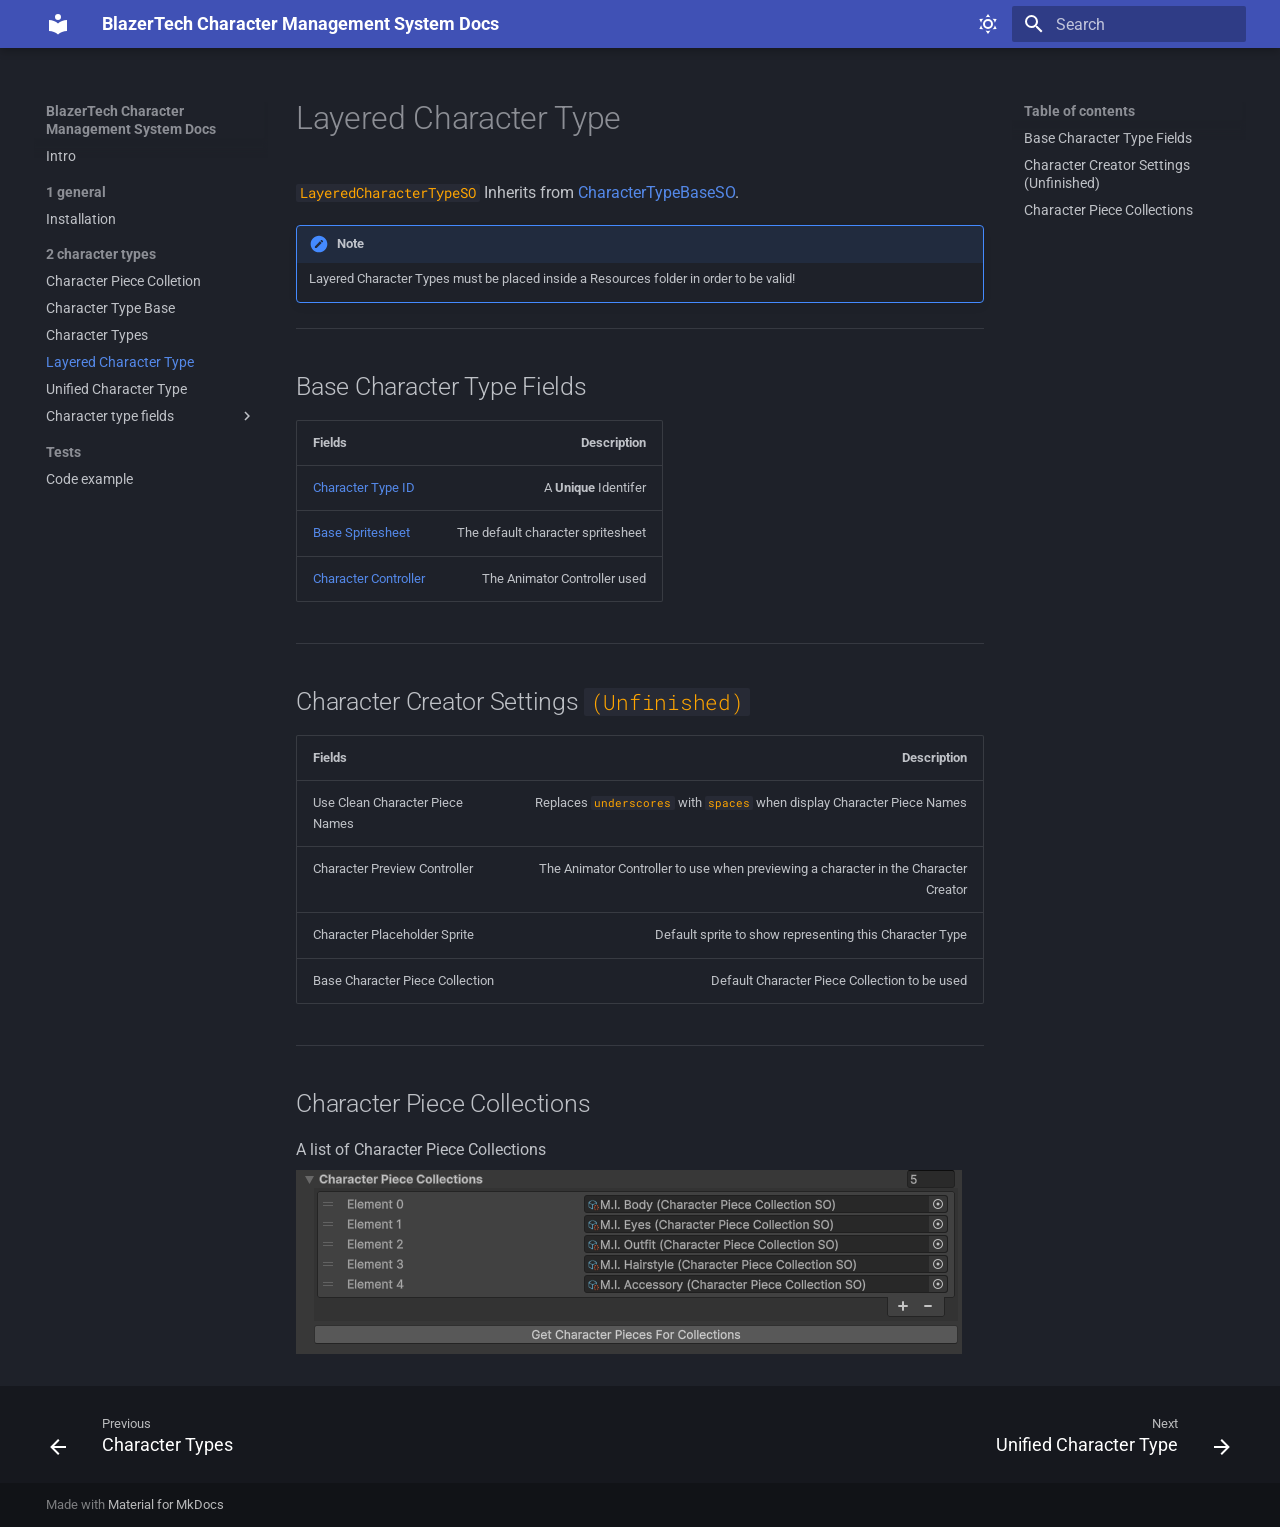
<file: 2-character-types/layered-character-type/index.html>
<!doctype html>
<html lang="en" class="no-js">
  <head>
    
      <meta charset="utf-8">
      <meta name="viewport" content="width=device-width,initial-scale=1">
      
      
      
      
        <link rel="prev" href="../character-types/">
      
      
        <link rel="next" href="../unified-character-type/">
      
      
      <link rel="icon" href="../../assets/images/favicon.png">
      <meta name="generator" content="mkdocs-1.6.1, mkdocs-material-9.6.16">
    
    
      
        <title>Layered Character Type - BlazerTech Character Management System Docs</title>
      
    
    
      <link rel="stylesheet" href="../../assets/stylesheets/main.7e37652d.min.css">
      
        
        <link rel="stylesheet" href="../../assets/stylesheets/palette.06af60db.min.css">
      
      


    
    
      
    
    
      
        
        
        <link rel="preconnect" href="https://fonts.gstatic.com" crossorigin>
        <link rel="stylesheet" href="https://fonts.googleapis.com/css?family=Roboto:300,300i,400,400i,700,700i%7CRoboto+Mono:400,400i,700,700i&display=fallback">
        <style>:root{--md-text-font:"Roboto";--md-code-font:"Roboto Mono"}</style>
      
    
    
      <link rel="stylesheet" href="../../custom.css">
    
    <script>__md_scope=new URL("../..",location),__md_hash=e=>[...e].reduce(((e,_)=>(e<<5)-e+_.charCodeAt(0)),0),__md_get=(e,_=localStorage,t=__md_scope)=>JSON.parse(_.getItem(t.pathname+"."+e)),__md_set=(e,_,t=localStorage,a=__md_scope)=>{try{t.setItem(a.pathname+"."+e,JSON.stringify(_))}catch(e){}}</script>
    
      

    
    
    
  </head>
  
  
    
    
      
    
    
    
    
    <body dir="ltr" data-md-color-scheme="slate" data-md-color-primary="indigo" data-md-color-accent="deep-purple">
  
    
    <input class="md-toggle" data-md-toggle="drawer" type="checkbox" id="__drawer" autocomplete="off">
    <input class="md-toggle" data-md-toggle="search" type="checkbox" id="__search" autocomplete="off">
    <label class="md-overlay" for="__drawer"></label>
    <div data-md-component="skip">
      
        
        <a href="#layered-character-type" class="md-skip">
          Skip to content
        </a>
      
    </div>
    <div data-md-component="announce">
      
    </div>
    
    
      

  

<header class="md-header md-header--shadow" data-md-component="header">
  <nav class="md-header__inner md-grid" aria-label="Header">
    <a href="../.." title="BlazerTech Character Management System Docs" class="md-header__button md-logo" aria-label="BlazerTech Character Management System Docs" data-md-component="logo">
      
  
  <svg xmlns="http://www.w3.org/2000/svg" viewBox="0 0 24 24"><path d="M12 8a3 3 0 0 0 3-3 3 3 0 0 0-3-3 3 3 0 0 0-3 3 3 3 0 0 0 3 3m0 3.54C9.64 9.35 6.5 8 3 8v11c3.5 0 6.64 1.35 9 3.54 2.36-2.19 5.5-3.54 9-3.54V8c-3.5 0-6.64 1.35-9 3.54"/></svg>

    </a>
    <label class="md-header__button md-icon" for="__drawer">
      
      <svg xmlns="http://www.w3.org/2000/svg" viewBox="0 0 24 24"><path d="M3 6h18v2H3zm0 5h18v2H3zm0 5h18v2H3z"/></svg>
    </label>
    <div class="md-header__title" data-md-component="header-title">
      <div class="md-header__ellipsis">
        <div class="md-header__topic">
          <span class="md-ellipsis">
            BlazerTech Character Management System Docs
          </span>
        </div>
        <div class="md-header__topic" data-md-component="header-topic">
          <span class="md-ellipsis">
            
              Layered Character Type
            
          </span>
        </div>
      </div>
    </div>
    
      
        <form class="md-header__option" data-md-component="palette">
  
    
    
    
    <input class="md-option" data-md-color-media="" data-md-color-scheme="slate" data-md-color-primary="indigo" data-md-color-accent="deep-purple"  aria-label="Dark mode"  type="radio" name="__palette" id="__palette_0">
    
      <label class="md-header__button md-icon" title="Dark mode" for="__palette_1" hidden>
        <svg xmlns="http://www.w3.org/2000/svg" viewBox="0 0 24 24"><path d="M12 7a5 5 0 0 1 5 5 5 5 0 0 1-5 5 5 5 0 0 1-5-5 5 5 0 0 1 5-5m0 2a3 3 0 0 0-3 3 3 3 0 0 0 3 3 3 3 0 0 0 3-3 3 3 0 0 0-3-3m0-7 2.39 3.42C13.65 5.15 12.84 5 12 5s-1.65.15-2.39.42zM3.34 7l4.16-.35A7.2 7.2 0 0 0 5.94 8.5c-.44.74-.69 1.5-.83 2.29zm.02 10 1.76-3.77a7.131 7.131 0 0 0 2.38 4.14zM20.65 7l-1.77 3.79a7.02 7.02 0 0 0-2.38-4.15zm-.01 10-4.14.36c.59-.51 1.12-1.14 1.54-1.86.42-.73.69-1.5.83-2.29zM12 22l-2.41-3.44c.74.27 1.55.44 2.41.44.82 0 1.63-.17 2.37-.44z"/></svg>
      </label>
    
  
    
    
    
    <input class="md-option" data-md-color-media="" data-md-color-scheme="default" data-md-color-primary="blue" data-md-color-accent="deep-orange"  aria-label="Light mode"  type="radio" name="__palette" id="__palette_1">
    
      <label class="md-header__button md-icon" title="Light mode" for="__palette_0" hidden>
        <svg xmlns="http://www.w3.org/2000/svg" viewBox="0 0 24 24"><path d="m17.75 4.09-2.53 1.94.91 3.06-2.63-1.81-2.63 1.81.91-3.06-2.53-1.94L12.44 4l1.06-3 1.06 3zm3.5 6.91-1.64 1.25.59 1.98-1.7-1.17-1.7 1.17.59-1.98L15.75 11l2.06-.05L18.5 9l.69 1.95zm-2.28 4.95c.83-.08 1.72 1.1 1.19 1.85-.32.45-.66.87-1.08 1.27C15.17 23 8.84 23 4.94 19.07c-3.91-3.9-3.91-10.24 0-14.14.4-.4.82-.76 1.27-1.08.75-.53 1.93.36 1.85 1.19-.27 2.86.69 5.83 2.89 8.02a9.96 9.96 0 0 0 8.02 2.89m-1.64 2.02a12.08 12.08 0 0 1-7.8-3.47c-2.17-2.19-3.33-5-3.49-7.82-2.81 3.14-2.7 7.96.31 10.98 3.02 3.01 7.84 3.12 10.98.31"/></svg>
      </label>
    
  
</form>
      
    
    
      <script>var palette=__md_get("__palette");if(palette&&palette.color){if("(prefers-color-scheme)"===palette.color.media){var media=matchMedia("(prefers-color-scheme: light)"),input=document.querySelector(media.matches?"[data-md-color-media='(prefers-color-scheme: light)']":"[data-md-color-media='(prefers-color-scheme: dark)']");palette.color.media=input.getAttribute("data-md-color-media"),palette.color.scheme=input.getAttribute("data-md-color-scheme"),palette.color.primary=input.getAttribute("data-md-color-primary"),palette.color.accent=input.getAttribute("data-md-color-accent")}for(var[key,value]of Object.entries(palette.color))document.body.setAttribute("data-md-color-"+key,value)}</script>
    
    
    
      
      
        <label class="md-header__button md-icon" for="__search">
          
          <svg xmlns="http://www.w3.org/2000/svg" viewBox="0 0 24 24"><path d="M9.5 3A6.5 6.5 0 0 1 16 9.5c0 1.61-.59 3.09-1.56 4.23l.27.27h.79l5 5-1.5 1.5-5-5v-.79l-.27-.27A6.52 6.52 0 0 1 9.5 16 6.5 6.5 0 0 1 3 9.5 6.5 6.5 0 0 1 9.5 3m0 2C7 5 5 7 5 9.5S7 14 9.5 14 14 12 14 9.5 12 5 9.5 5"/></svg>
        </label>
        <div class="md-search" data-md-component="search" role="dialog">
  <label class="md-search__overlay" for="__search"></label>
  <div class="md-search__inner" role="search">
    <form class="md-search__form" name="search">
      <input type="text" class="md-search__input" name="query" aria-label="Search" placeholder="Search" autocapitalize="off" autocorrect="off" autocomplete="off" spellcheck="false" data-md-component="search-query" required>
      <label class="md-search__icon md-icon" for="__search">
        
        <svg xmlns="http://www.w3.org/2000/svg" viewBox="0 0 24 24"><path d="M9.5 3A6.5 6.5 0 0 1 16 9.5c0 1.61-.59 3.09-1.56 4.23l.27.27h.79l5 5-1.5 1.5-5-5v-.79l-.27-.27A6.52 6.52 0 0 1 9.5 16 6.5 6.5 0 0 1 3 9.5 6.5 6.5 0 0 1 9.5 3m0 2C7 5 5 7 5 9.5S7 14 9.5 14 14 12 14 9.5 12 5 9.5 5"/></svg>
        
        <svg xmlns="http://www.w3.org/2000/svg" viewBox="0 0 24 24"><path d="M20 11v2H8l5.5 5.5-1.42 1.42L4.16 12l7.92-7.92L13.5 5.5 8 11z"/></svg>
      </label>
      <nav class="md-search__options" aria-label="Search">
        
        <button type="reset" class="md-search__icon md-icon" title="Clear" aria-label="Clear" tabindex="-1">
          
          <svg xmlns="http://www.w3.org/2000/svg" viewBox="0 0 24 24"><path d="M19 6.41 17.59 5 12 10.59 6.41 5 5 6.41 10.59 12 5 17.59 6.41 19 12 13.41 17.59 19 19 17.59 13.41 12z"/></svg>
        </button>
      </nav>
      
    </form>
    <div class="md-search__output">
      <div class="md-search__scrollwrap" tabindex="0" data-md-scrollfix>
        <div class="md-search-result" data-md-component="search-result">
          <div class="md-search-result__meta">
            Initializing search
          </div>
          <ol class="md-search-result__list" role="presentation"></ol>
        </div>
      </div>
    </div>
  </div>
</div>
      
    
    
  </nav>
  
</header>
    
    <div class="md-container" data-md-component="container">
      
      
        
          
        
      
      <main class="md-main" data-md-component="main">
        <div class="md-main__inner md-grid">
          
            
              
              <div class="md-sidebar md-sidebar--primary" data-md-component="sidebar" data-md-type="navigation" >
                <div class="md-sidebar__scrollwrap">
                  <div class="md-sidebar__inner">
                    



<nav class="md-nav md-nav--primary" aria-label="Navigation" data-md-level="0">
  <label class="md-nav__title" for="__drawer">
    <a href="../.." title="BlazerTech Character Management System Docs" class="md-nav__button md-logo" aria-label="BlazerTech Character Management System Docs" data-md-component="logo">
      
  
  <svg xmlns="http://www.w3.org/2000/svg" viewBox="0 0 24 24"><path d="M12 8a3 3 0 0 0 3-3 3 3 0 0 0-3-3 3 3 0 0 0-3 3 3 3 0 0 0 3 3m0 3.54C9.64 9.35 6.5 8 3 8v11c3.5 0 6.64 1.35 9 3.54 2.36-2.19 5.5-3.54 9-3.54V8c-3.5 0-6.64 1.35-9 3.54"/></svg>

    </a>
    BlazerTech Character Management System Docs
  </label>
  
  <ul class="md-nav__list" data-md-scrollfix>
    
      
      
  
  
  
  
    <li class="md-nav__item">
      <a href="../.." class="md-nav__link">
        
  
  
  <span class="md-ellipsis">
    Intro
    
  </span>
  

      </a>
    </li>
  

    
      
      
  
  
  
  
    
    
    
    
      
        
        
      
    
    
    <li class="md-nav__item md-nav__item--section md-nav__item--nested">
      
        
        
        <input class="md-nav__toggle md-toggle " type="checkbox" id="__nav_2" >
        
          
          <label class="md-nav__link" for="__nav_2" id="__nav_2_label" tabindex="">
            
  
  
  <span class="md-ellipsis">
    1 general
    
  </span>
  

            <span class="md-nav__icon md-icon"></span>
          </label>
        
        <nav class="md-nav" data-md-level="1" aria-labelledby="__nav_2_label" aria-expanded="false">
          <label class="md-nav__title" for="__nav_2">
            <span class="md-nav__icon md-icon"></span>
            1 general
          </label>
          <ul class="md-nav__list" data-md-scrollfix>
            
              
                
  
  
  
  
    <li class="md-nav__item">
      <a href="../../1-general/installation/" class="md-nav__link">
        
  
  
  <span class="md-ellipsis">
    Installation
    
  </span>
  

      </a>
    </li>
  

              
            
          </ul>
        </nav>
      
    </li>
  

    
      
      
  
  
    
  
  
  
    
    
    
    
      
        
        
      
    
    
    <li class="md-nav__item md-nav__item--active md-nav__item--section md-nav__item--nested">
      
        
        
        <input class="md-nav__toggle md-toggle " type="checkbox" id="__nav_3" checked>
        
          
          <label class="md-nav__link" for="__nav_3" id="__nav_3_label" tabindex="">
            
  
  
  <span class="md-ellipsis">
    2 character types
    
  </span>
  

            <span class="md-nav__icon md-icon"></span>
          </label>
        
        <nav class="md-nav" data-md-level="1" aria-labelledby="__nav_3_label" aria-expanded="true">
          <label class="md-nav__title" for="__nav_3">
            <span class="md-nav__icon md-icon"></span>
            2 character types
          </label>
          <ul class="md-nav__list" data-md-scrollfix>
            
              
                
  
  
  
  
    <li class="md-nav__item">
      <a href="../character-piece-collection/" class="md-nav__link">
        
  
  
  <span class="md-ellipsis">
    Character Piece Colletion
    
  </span>
  

      </a>
    </li>
  

              
            
              
                
  
  
  
  
    <li class="md-nav__item">
      <a href="../character-type-base/" class="md-nav__link">
        
  
  
  <span class="md-ellipsis">
    Character Type Base
    
  </span>
  

      </a>
    </li>
  

              
            
              
                
  
  
  
  
    <li class="md-nav__item">
      <a href="../character-types/" class="md-nav__link">
        
  
  
  <span class="md-ellipsis">
    Character Types
    
  </span>
  

      </a>
    </li>
  

              
            
              
                
  
  
    
  
  
  
    <li class="md-nav__item md-nav__item--active">
      
      <input class="md-nav__toggle md-toggle" type="checkbox" id="__toc">
      
      
        
      
      
        <label class="md-nav__link md-nav__link--active" for="__toc">
          
  
  
  <span class="md-ellipsis">
    Layered Character Type
    
  </span>
  

          <span class="md-nav__icon md-icon"></span>
        </label>
      
      <a href="./" class="md-nav__link md-nav__link--active">
        
  
  
  <span class="md-ellipsis">
    Layered Character Type
    
  </span>
  

      </a>
      
        

<nav class="md-nav md-nav--secondary" aria-label="Table of contents">
  
  
  
    
  
  
    <label class="md-nav__title" for="__toc">
      <span class="md-nav__icon md-icon"></span>
      Table of contents
    </label>
    <ul class="md-nav__list" data-md-component="toc" data-md-scrollfix>
      
        <li class="md-nav__item">
  <a href="#base-character-type-fields" class="md-nav__link">
    <span class="md-ellipsis">
      Base Character Type Fields
    </span>
  </a>
  
</li>
      
        <li class="md-nav__item">
  <a href="#character-creator-settings-unfinished" class="md-nav__link">
    <span class="md-ellipsis">
      Character Creator Settings (Unfinished)
    </span>
  </a>
  
</li>
      
        <li class="md-nav__item">
  <a href="#character-piece-collections" class="md-nav__link">
    <span class="md-ellipsis">
      Character Piece Collections
    </span>
  </a>
  
</li>
      
    </ul>
  
</nav>
      
    </li>
  

              
            
              
                
  
  
  
  
    <li class="md-nav__item">
      <a href="../unified-character-type/" class="md-nav__link">
        
  
  
  <span class="md-ellipsis">
    Unified Character Type
    
  </span>
  

      </a>
    </li>
  

              
            
              
                
  
  
  
  
    
    
    
    
      
    
    
    <li class="md-nav__item md-nav__item--nested">
      
        
        
        <input class="md-nav__toggle md-toggle " type="checkbox" id="__nav_3_6" >
        
          
          <label class="md-nav__link" for="__nav_3_6" id="__nav_3_6_label" tabindex="0">
            
  
  
  <span class="md-ellipsis">
    Character type fields
    
  </span>
  

            <span class="md-nav__icon md-icon"></span>
          </label>
        
        <nav class="md-nav" data-md-level="2" aria-labelledby="__nav_3_6_label" aria-expanded="false">
          <label class="md-nav__title" for="__nav_3_6">
            <span class="md-nav__icon md-icon"></span>
            Character type fields
          </label>
          <ul class="md-nav__list" data-md-scrollfix>
            
              
                
  
  
  
  
    <li class="md-nav__item">
      <a href="../character-type-fields/base-spritesheet/" class="md-nav__link">
        
  
  
  <span class="md-ellipsis">
    Base Spritesheet
    
  </span>
  

      </a>
    </li>
  

              
            
              
                
  
  
  
  
    <li class="md-nav__item">
      <a href="../character-type-fields/character-controller/" class="md-nav__link">
        
  
  
  <span class="md-ellipsis">
    Character Controller
    
  </span>
  

      </a>
    </li>
  

              
            
              
                
  
  
  
  
    <li class="md-nav__item">
      <a href="../character-type-fields/character-type-id/" class="md-nav__link">
        
  
  
  <span class="md-ellipsis">
    Character Type ID
    
  </span>
  

      </a>
    </li>
  

              
            
          </ul>
        </nav>
      
    </li>
  

              
            
          </ul>
        </nav>
      
    </li>
  

    
      
      
  
  
  
  
    
    
    
    
      
        
        
      
    
    
    <li class="md-nav__item md-nav__item--section md-nav__item--nested">
      
        
        
        <input class="md-nav__toggle md-toggle " type="checkbox" id="__nav_4" >
        
          
          <label class="md-nav__link" for="__nav_4" id="__nav_4_label" tabindex="">
            
  
  
  <span class="md-ellipsis">
    Tests
    
  </span>
  

            <span class="md-nav__icon md-icon"></span>
          </label>
        
        <nav class="md-nav" data-md-level="1" aria-labelledby="__nav_4_label" aria-expanded="false">
          <label class="md-nav__title" for="__nav_4">
            <span class="md-nav__icon md-icon"></span>
            Tests
          </label>
          <ul class="md-nav__list" data-md-scrollfix>
            
              
                
  
  
  
  
    <li class="md-nav__item">
      <a href="../../Tests/code-example/" class="md-nav__link">
        
  
  
  <span class="md-ellipsis">
    Code example
    
  </span>
  

      </a>
    </li>
  

              
            
          </ul>
        </nav>
      
    </li>
  

    
  </ul>
</nav>
                  </div>
                </div>
              </div>
            
            
              
              <div class="md-sidebar md-sidebar--secondary" data-md-component="sidebar" data-md-type="toc" >
                <div class="md-sidebar__scrollwrap">
                  <div class="md-sidebar__inner">
                    

<nav class="md-nav md-nav--secondary" aria-label="Table of contents">
  
  
  
    
  
  
    <label class="md-nav__title" for="__toc">
      <span class="md-nav__icon md-icon"></span>
      Table of contents
    </label>
    <ul class="md-nav__list" data-md-component="toc" data-md-scrollfix>
      
        <li class="md-nav__item">
  <a href="#base-character-type-fields" class="md-nav__link">
    <span class="md-ellipsis">
      Base Character Type Fields
    </span>
  </a>
  
</li>
      
        <li class="md-nav__item">
  <a href="#character-creator-settings-unfinished" class="md-nav__link">
    <span class="md-ellipsis">
      Character Creator Settings (Unfinished)
    </span>
  </a>
  
</li>
      
        <li class="md-nav__item">
  <a href="#character-piece-collections" class="md-nav__link">
    <span class="md-ellipsis">
      Character Piece Collections
    </span>
  </a>
  
</li>
      
    </ul>
  
</nav>
                  </div>
                </div>
              </div>
            
          
          
            <div class="md-content" data-md-component="content">
              <article class="md-content__inner md-typeset">
                
                  



<h1 id="layered-character-type">Layered Character Type</h1>
<p><code>LayeredCharacterTypeSO</code> Inherits from <a href="../character-type-base/">CharacterTypeBaseSO</a>.</p>
<div class="admonition note">
<p class="admonition-title">Note</p>
<p>Layered Character Types must be placed inside a Resources folder in order to be valid!</p>
</div>
<hr />
<h2 id="base-character-type-fields">Base Character Type Fields</h2>
<table>
<thead>
<tr>
<th>Fields</th>
<th style="text-align: right;">Description</th>
</tr>
</thead>
<tbody>
<tr>
<td><a class="autorefs autorefs-internal" href="../character-type-fields/character-type-id/#character-type-id">Character Type ID</a></td>
<td style="text-align: right;">A <strong>Unique</strong> Identifer</td>
</tr>
<tr>
<td><a class="autorefs autorefs-internal" href="../character-type-fields/base-spritesheet/#base-spritesheet">Base Spritesheet</a></td>
<td style="text-align: right;">The default character spritesheet</td>
</tr>
<tr>
<td><a class="autorefs autorefs-internal" href="../character-type-fields/character-controller/#character-controller">Character Controller</a></td>
<td style="text-align: right;">The Animator Controller used</td>
</tr>
</tbody>
</table>
<hr />
<h2 id="character-creator-settings-unfinished">Character Creator Settings <code>(Unfinished)</code></h2>
<table>
<thead>
<tr>
<th>Fields</th>
<th style="text-align: right;">Description</th>
</tr>
</thead>
<tbody>
<tr>
<td>Use Clean Character Piece Names</td>
<td style="text-align: right;">Replaces <code>underscores</code> with <code>spaces</code> when display Character Piece Names</td>
</tr>
<tr>
<td>Character Preview Controller</td>
<td style="text-align: right;">The Animator Controller to use when previewing a character in the Character Creator</td>
</tr>
<tr>
<td>Character Placeholder Sprite</td>
<td style="text-align: right;">Default sprite to show representing this Character Type</td>
</tr>
<tr>
<td>Base Character Piece Collection</td>
<td style="text-align: right;">Default Character Piece Collection to be used</td>
</tr>
</tbody>
</table>
<hr />
<h2 id="character-piece-collections">Character Piece Collections</h2>
<p>A list of Character Piece Collections</p>
<p><img alt="" src="../../photos/character-piece-collection-list.png" /></p>












                
              </article>
            </div>
          
          
<script>var target=document.getElementById(location.hash.slice(1));target&&target.name&&(target.checked=target.name.startsWith("__tabbed_"))</script>
        </div>
        
      </main>
      
        <footer class="md-footer">
  
    
      
      <nav class="md-footer__inner md-grid" aria-label="Footer" >
        
          
          <a href="../character-types/" class="md-footer__link md-footer__link--prev" aria-label="Previous: Character Types">
            <div class="md-footer__button md-icon">
              
              <svg xmlns="http://www.w3.org/2000/svg" viewBox="0 0 24 24"><path d="M20 11v2H8l5.5 5.5-1.42 1.42L4.16 12l7.92-7.92L13.5 5.5 8 11z"/></svg>
            </div>
            <div class="md-footer__title">
              <span class="md-footer__direction">
                Previous
              </span>
              <div class="md-ellipsis">
                Character Types
              </div>
            </div>
          </a>
        
        
          
          <a href="../unified-character-type/" class="md-footer__link md-footer__link--next" aria-label="Next: Unified Character Type">
            <div class="md-footer__title">
              <span class="md-footer__direction">
                Next
              </span>
              <div class="md-ellipsis">
                Unified Character Type
              </div>
            </div>
            <div class="md-footer__button md-icon">
              
              <svg xmlns="http://www.w3.org/2000/svg" viewBox="0 0 24 24"><path d="M4 11v2h12l-5.5 5.5 1.42 1.42L19.84 12l-7.92-7.92L10.5 5.5 16 11z"/></svg>
            </div>
          </a>
        
      </nav>
    
  
  <div class="md-footer-meta md-typeset">
    <div class="md-footer-meta__inner md-grid">
      <div class="md-copyright">
  
  
    Made with
    <a href="https://squidfunk.github.io/mkdocs-material/" target="_blank" rel="noopener">
      Material for MkDocs
    </a>
  
</div>
      
    </div>
  </div>
</footer>
      
    </div>
    <div class="md-dialog" data-md-component="dialog">
      <div class="md-dialog__inner md-typeset"></div>
    </div>
    
    
    
      
      <script id="__config" type="application/json">{"base": "../..", "features": ["navigation.sections", "navigation.instant", "navigation.footer"], "search": "../../assets/javascripts/workers/search.d50fe291.min.js", "tags": null, "translations": {"clipboard.copied": "Copied to clipboard", "clipboard.copy": "Copy to clipboard", "search.result.more.one": "1 more on this page", "search.result.more.other": "# more on this page", "search.result.none": "No matching documents", "search.result.one": "1 matching document", "search.result.other": "# matching documents", "search.result.placeholder": "Type to start searching", "search.result.term.missing": "Missing", "select.version": "Select version"}, "version": null}</script>
    
    
      <script src="../../assets/javascripts/bundle.50899def.min.js"></script>
      
    
  </body>
</html>
</file>
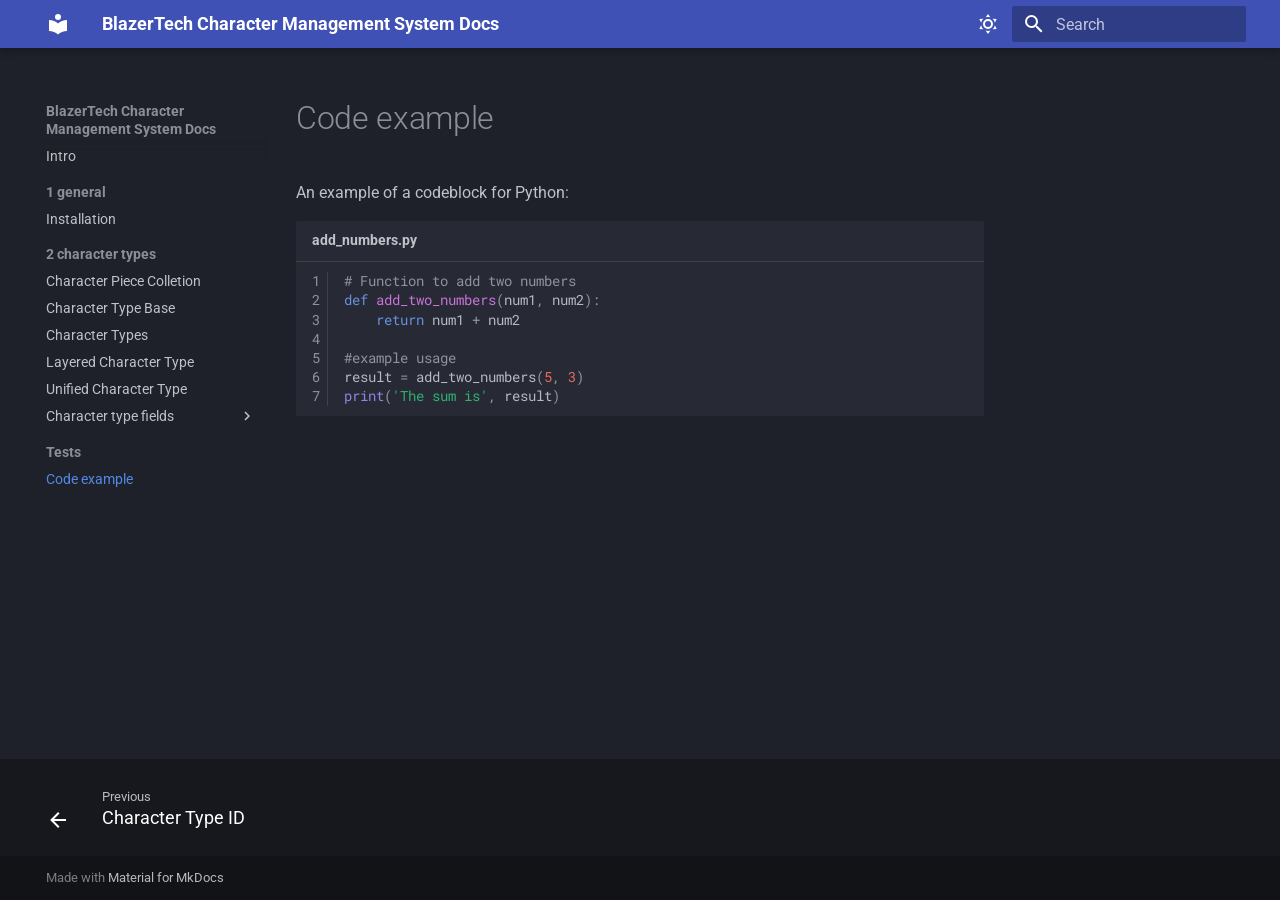
<file: Tests/code-example/index.html>
<!doctype html>
<html lang="en" class="no-js">
  <head>
    
      <meta charset="utf-8">
      <meta name="viewport" content="width=device-width,initial-scale=1">
      
      
      
      
        <link rel="prev" href="../../2-character-types/character-type-fields/character-type-id/">
      
      
      
      <link rel="icon" href="../../assets/images/favicon.png">
      <meta name="generator" content="mkdocs-1.6.1, mkdocs-material-9.6.16">
    
    
      
        <title>Code example - BlazerTech Character Management System Docs</title>
      
    
    
      <link rel="stylesheet" href="../../assets/stylesheets/main.7e37652d.min.css">
      
        
        <link rel="stylesheet" href="../../assets/stylesheets/palette.06af60db.min.css">
      
      


    
    
      
    
    
      
        
        
        <link rel="preconnect" href="https://fonts.gstatic.com" crossorigin>
        <link rel="stylesheet" href="https://fonts.googleapis.com/css?family=Roboto:300,300i,400,400i,700,700i%7CRoboto+Mono:400,400i,700,700i&display=fallback">
        <style>:root{--md-text-font:"Roboto";--md-code-font:"Roboto Mono"}</style>
      
    
    
      <link rel="stylesheet" href="../../custom.css">
    
    <script>__md_scope=new URL("../..",location),__md_hash=e=>[...e].reduce(((e,_)=>(e<<5)-e+_.charCodeAt(0)),0),__md_get=(e,_=localStorage,t=__md_scope)=>JSON.parse(_.getItem(t.pathname+"."+e)),__md_set=(e,_,t=localStorage,a=__md_scope)=>{try{t.setItem(a.pathname+"."+e,JSON.stringify(_))}catch(e){}}</script>
    
      

    
    
    
  </head>
  
  
    
    
      
    
    
    
    
    <body dir="ltr" data-md-color-scheme="slate" data-md-color-primary="indigo" data-md-color-accent="deep-purple">
  
    
    <input class="md-toggle" data-md-toggle="drawer" type="checkbox" id="__drawer" autocomplete="off">
    <input class="md-toggle" data-md-toggle="search" type="checkbox" id="__search" autocomplete="off">
    <label class="md-overlay" for="__drawer"></label>
    <div data-md-component="skip">
      
    </div>
    <div data-md-component="announce">
      
    </div>
    
    
      

  

<header class="md-header md-header--shadow" data-md-component="header">
  <nav class="md-header__inner md-grid" aria-label="Header">
    <a href="../.." title="BlazerTech Character Management System Docs" class="md-header__button md-logo" aria-label="BlazerTech Character Management System Docs" data-md-component="logo">
      
  
  <svg xmlns="http://www.w3.org/2000/svg" viewBox="0 0 24 24"><path d="M12 8a3 3 0 0 0 3-3 3 3 0 0 0-3-3 3 3 0 0 0-3 3 3 3 0 0 0 3 3m0 3.54C9.64 9.35 6.5 8 3 8v11c3.5 0 6.64 1.35 9 3.54 2.36-2.19 5.5-3.54 9-3.54V8c-3.5 0-6.64 1.35-9 3.54"/></svg>

    </a>
    <label class="md-header__button md-icon" for="__drawer">
      
      <svg xmlns="http://www.w3.org/2000/svg" viewBox="0 0 24 24"><path d="M3 6h18v2H3zm0 5h18v2H3zm0 5h18v2H3z"/></svg>
    </label>
    <div class="md-header__title" data-md-component="header-title">
      <div class="md-header__ellipsis">
        <div class="md-header__topic">
          <span class="md-ellipsis">
            BlazerTech Character Management System Docs
          </span>
        </div>
        <div class="md-header__topic" data-md-component="header-topic">
          <span class="md-ellipsis">
            
              Code example
            
          </span>
        </div>
      </div>
    </div>
    
      
        <form class="md-header__option" data-md-component="palette">
  
    
    
    
    <input class="md-option" data-md-color-media="" data-md-color-scheme="slate" data-md-color-primary="indigo" data-md-color-accent="deep-purple"  aria-label="Dark mode"  type="radio" name="__palette" id="__palette_0">
    
      <label class="md-header__button md-icon" title="Dark mode" for="__palette_1" hidden>
        <svg xmlns="http://www.w3.org/2000/svg" viewBox="0 0 24 24"><path d="M12 7a5 5 0 0 1 5 5 5 5 0 0 1-5 5 5 5 0 0 1-5-5 5 5 0 0 1 5-5m0 2a3 3 0 0 0-3 3 3 3 0 0 0 3 3 3 3 0 0 0 3-3 3 3 0 0 0-3-3m0-7 2.39 3.42C13.65 5.15 12.84 5 12 5s-1.65.15-2.39.42zM3.34 7l4.16-.35A7.2 7.2 0 0 0 5.94 8.5c-.44.74-.69 1.5-.83 2.29zm.02 10 1.76-3.77a7.131 7.131 0 0 0 2.38 4.14zM20.65 7l-1.77 3.79a7.02 7.02 0 0 0-2.38-4.15zm-.01 10-4.14.36c.59-.51 1.12-1.14 1.54-1.86.42-.73.69-1.5.83-2.29zM12 22l-2.41-3.44c.74.27 1.55.44 2.41.44.82 0 1.63-.17 2.37-.44z"/></svg>
      </label>
    
  
    
    
    
    <input class="md-option" data-md-color-media="" data-md-color-scheme="default" data-md-color-primary="blue" data-md-color-accent="deep-orange"  aria-label="Light mode"  type="radio" name="__palette" id="__palette_1">
    
      <label class="md-header__button md-icon" title="Light mode" for="__palette_0" hidden>
        <svg xmlns="http://www.w3.org/2000/svg" viewBox="0 0 24 24"><path d="m17.75 4.09-2.53 1.94.91 3.06-2.63-1.81-2.63 1.81.91-3.06-2.53-1.94L12.44 4l1.06-3 1.06 3zm3.5 6.91-1.64 1.25.59 1.98-1.7-1.17-1.7 1.17.59-1.98L15.75 11l2.06-.05L18.5 9l.69 1.95zm-2.28 4.95c.83-.08 1.72 1.1 1.19 1.85-.32.45-.66.87-1.08 1.27C15.17 23 8.84 23 4.94 19.07c-3.91-3.9-3.91-10.24 0-14.14.4-.4.82-.76 1.27-1.08.75-.53 1.93.36 1.85 1.19-.27 2.86.69 5.83 2.89 8.02a9.96 9.96 0 0 0 8.02 2.89m-1.64 2.02a12.08 12.08 0 0 1-7.8-3.47c-2.17-2.19-3.33-5-3.49-7.82-2.81 3.14-2.7 7.96.31 10.98 3.02 3.01 7.84 3.12 10.98.31"/></svg>
      </label>
    
  
</form>
      
    
    
      <script>var palette=__md_get("__palette");if(palette&&palette.color){if("(prefers-color-scheme)"===palette.color.media){var media=matchMedia("(prefers-color-scheme: light)"),input=document.querySelector(media.matches?"[data-md-color-media='(prefers-color-scheme: light)']":"[data-md-color-media='(prefers-color-scheme: dark)']");palette.color.media=input.getAttribute("data-md-color-media"),palette.color.scheme=input.getAttribute("data-md-color-scheme"),palette.color.primary=input.getAttribute("data-md-color-primary"),palette.color.accent=input.getAttribute("data-md-color-accent")}for(var[key,value]of Object.entries(palette.color))document.body.setAttribute("data-md-color-"+key,value)}</script>
    
    
    
      
      
        <label class="md-header__button md-icon" for="__search">
          
          <svg xmlns="http://www.w3.org/2000/svg" viewBox="0 0 24 24"><path d="M9.5 3A6.5 6.5 0 0 1 16 9.5c0 1.61-.59 3.09-1.56 4.23l.27.27h.79l5 5-1.5 1.5-5-5v-.79l-.27-.27A6.52 6.52 0 0 1 9.5 16 6.5 6.5 0 0 1 3 9.5 6.5 6.5 0 0 1 9.5 3m0 2C7 5 5 7 5 9.5S7 14 9.5 14 14 12 14 9.5 12 5 9.5 5"/></svg>
        </label>
        <div class="md-search" data-md-component="search" role="dialog">
  <label class="md-search__overlay" for="__search"></label>
  <div class="md-search__inner" role="search">
    <form class="md-search__form" name="search">
      <input type="text" class="md-search__input" name="query" aria-label="Search" placeholder="Search" autocapitalize="off" autocorrect="off" autocomplete="off" spellcheck="false" data-md-component="search-query" required>
      <label class="md-search__icon md-icon" for="__search">
        
        <svg xmlns="http://www.w3.org/2000/svg" viewBox="0 0 24 24"><path d="M9.5 3A6.5 6.5 0 0 1 16 9.5c0 1.61-.59 3.09-1.56 4.23l.27.27h.79l5 5-1.5 1.5-5-5v-.79l-.27-.27A6.52 6.52 0 0 1 9.5 16 6.5 6.5 0 0 1 3 9.5 6.5 6.5 0 0 1 9.5 3m0 2C7 5 5 7 5 9.5S7 14 9.5 14 14 12 14 9.5 12 5 9.5 5"/></svg>
        
        <svg xmlns="http://www.w3.org/2000/svg" viewBox="0 0 24 24"><path d="M20 11v2H8l5.5 5.5-1.42 1.42L4.16 12l7.92-7.92L13.5 5.5 8 11z"/></svg>
      </label>
      <nav class="md-search__options" aria-label="Search">
        
        <button type="reset" class="md-search__icon md-icon" title="Clear" aria-label="Clear" tabindex="-1">
          
          <svg xmlns="http://www.w3.org/2000/svg" viewBox="0 0 24 24"><path d="M19 6.41 17.59 5 12 10.59 6.41 5 5 6.41 10.59 12 5 17.59 6.41 19 12 13.41 17.59 19 19 17.59 13.41 12z"/></svg>
        </button>
      </nav>
      
    </form>
    <div class="md-search__output">
      <div class="md-search__scrollwrap" tabindex="0" data-md-scrollfix>
        <div class="md-search-result" data-md-component="search-result">
          <div class="md-search-result__meta">
            Initializing search
          </div>
          <ol class="md-search-result__list" role="presentation"></ol>
        </div>
      </div>
    </div>
  </div>
</div>
      
    
    
  </nav>
  
</header>
    
    <div class="md-container" data-md-component="container">
      
      
        
          
        
      
      <main class="md-main" data-md-component="main">
        <div class="md-main__inner md-grid">
          
            
              
              <div class="md-sidebar md-sidebar--primary" data-md-component="sidebar" data-md-type="navigation" >
                <div class="md-sidebar__scrollwrap">
                  <div class="md-sidebar__inner">
                    



<nav class="md-nav md-nav--primary" aria-label="Navigation" data-md-level="0">
  <label class="md-nav__title" for="__drawer">
    <a href="../.." title="BlazerTech Character Management System Docs" class="md-nav__button md-logo" aria-label="BlazerTech Character Management System Docs" data-md-component="logo">
      
  
  <svg xmlns="http://www.w3.org/2000/svg" viewBox="0 0 24 24"><path d="M12 8a3 3 0 0 0 3-3 3 3 0 0 0-3-3 3 3 0 0 0-3 3 3 3 0 0 0 3 3m0 3.54C9.64 9.35 6.5 8 3 8v11c3.5 0 6.64 1.35 9 3.54 2.36-2.19 5.5-3.54 9-3.54V8c-3.5 0-6.64 1.35-9 3.54"/></svg>

    </a>
    BlazerTech Character Management System Docs
  </label>
  
  <ul class="md-nav__list" data-md-scrollfix>
    
      
      
  
  
  
  
    <li class="md-nav__item">
      <a href="../.." class="md-nav__link">
        
  
  
  <span class="md-ellipsis">
    Intro
    
  </span>
  

      </a>
    </li>
  

    
      
      
  
  
  
  
    
    
    
    
      
        
        
      
    
    
    <li class="md-nav__item md-nav__item--section md-nav__item--nested">
      
        
        
        <input class="md-nav__toggle md-toggle " type="checkbox" id="__nav_2" >
        
          
          <label class="md-nav__link" for="__nav_2" id="__nav_2_label" tabindex="">
            
  
  
  <span class="md-ellipsis">
    1 general
    
  </span>
  

            <span class="md-nav__icon md-icon"></span>
          </label>
        
        <nav class="md-nav" data-md-level="1" aria-labelledby="__nav_2_label" aria-expanded="false">
          <label class="md-nav__title" for="__nav_2">
            <span class="md-nav__icon md-icon"></span>
            1 general
          </label>
          <ul class="md-nav__list" data-md-scrollfix>
            
              
                
  
  
  
  
    <li class="md-nav__item">
      <a href="../../1-general/installation/" class="md-nav__link">
        
  
  
  <span class="md-ellipsis">
    Installation
    
  </span>
  

      </a>
    </li>
  

              
            
          </ul>
        </nav>
      
    </li>
  

    
      
      
  
  
  
  
    
    
    
    
      
        
        
      
    
    
    <li class="md-nav__item md-nav__item--section md-nav__item--nested">
      
        
        
        <input class="md-nav__toggle md-toggle " type="checkbox" id="__nav_3" >
        
          
          <label class="md-nav__link" for="__nav_3" id="__nav_3_label" tabindex="">
            
  
  
  <span class="md-ellipsis">
    2 character types
    
  </span>
  

            <span class="md-nav__icon md-icon"></span>
          </label>
        
        <nav class="md-nav" data-md-level="1" aria-labelledby="__nav_3_label" aria-expanded="false">
          <label class="md-nav__title" for="__nav_3">
            <span class="md-nav__icon md-icon"></span>
            2 character types
          </label>
          <ul class="md-nav__list" data-md-scrollfix>
            
              
                
  
  
  
  
    <li class="md-nav__item">
      <a href="../../2-character-types/character-piece-collection/" class="md-nav__link">
        
  
  
  <span class="md-ellipsis">
    Character Piece Colletion
    
  </span>
  

      </a>
    </li>
  

              
            
              
                
  
  
  
  
    <li class="md-nav__item">
      <a href="../../2-character-types/character-type-base/" class="md-nav__link">
        
  
  
  <span class="md-ellipsis">
    Character Type Base
    
  </span>
  

      </a>
    </li>
  

              
            
              
                
  
  
  
  
    <li class="md-nav__item">
      <a href="../../2-character-types/character-types/" class="md-nav__link">
        
  
  
  <span class="md-ellipsis">
    Character Types
    
  </span>
  

      </a>
    </li>
  

              
            
              
                
  
  
  
  
    <li class="md-nav__item">
      <a href="../../2-character-types/layered-character-type/" class="md-nav__link">
        
  
  
  <span class="md-ellipsis">
    Layered Character Type
    
  </span>
  

      </a>
    </li>
  

              
            
              
                
  
  
  
  
    <li class="md-nav__item">
      <a href="../../2-character-types/unified-character-type/" class="md-nav__link">
        
  
  
  <span class="md-ellipsis">
    Unified Character Type
    
  </span>
  

      </a>
    </li>
  

              
            
              
                
  
  
  
  
    
    
    
    
      
    
    
    <li class="md-nav__item md-nav__item--nested">
      
        
        
        <input class="md-nav__toggle md-toggle " type="checkbox" id="__nav_3_6" >
        
          
          <label class="md-nav__link" for="__nav_3_6" id="__nav_3_6_label" tabindex="0">
            
  
  
  <span class="md-ellipsis">
    Character type fields
    
  </span>
  

            <span class="md-nav__icon md-icon"></span>
          </label>
        
        <nav class="md-nav" data-md-level="2" aria-labelledby="__nav_3_6_label" aria-expanded="false">
          <label class="md-nav__title" for="__nav_3_6">
            <span class="md-nav__icon md-icon"></span>
            Character type fields
          </label>
          <ul class="md-nav__list" data-md-scrollfix>
            
              
                
  
  
  
  
    <li class="md-nav__item">
      <a href="../../2-character-types/character-type-fields/base-spritesheet/" class="md-nav__link">
        
  
  
  <span class="md-ellipsis">
    Base Spritesheet
    
  </span>
  

      </a>
    </li>
  

              
            
              
                
  
  
  
  
    <li class="md-nav__item">
      <a href="../../2-character-types/character-type-fields/character-controller/" class="md-nav__link">
        
  
  
  <span class="md-ellipsis">
    Character Controller
    
  </span>
  

      </a>
    </li>
  

              
            
              
                
  
  
  
  
    <li class="md-nav__item">
      <a href="../../2-character-types/character-type-fields/character-type-id/" class="md-nav__link">
        
  
  
  <span class="md-ellipsis">
    Character Type ID
    
  </span>
  

      </a>
    </li>
  

              
            
          </ul>
        </nav>
      
    </li>
  

              
            
          </ul>
        </nav>
      
    </li>
  

    
      
      
  
  
    
  
  
  
    
    
    
    
      
        
        
      
    
    
    <li class="md-nav__item md-nav__item--active md-nav__item--section md-nav__item--nested">
      
        
        
        <input class="md-nav__toggle md-toggle " type="checkbox" id="__nav_4" checked>
        
          
          <label class="md-nav__link" for="__nav_4" id="__nav_4_label" tabindex="">
            
  
  
  <span class="md-ellipsis">
    Tests
    
  </span>
  

            <span class="md-nav__icon md-icon"></span>
          </label>
        
        <nav class="md-nav" data-md-level="1" aria-labelledby="__nav_4_label" aria-expanded="true">
          <label class="md-nav__title" for="__nav_4">
            <span class="md-nav__icon md-icon"></span>
            Tests
          </label>
          <ul class="md-nav__list" data-md-scrollfix>
            
              
                
  
  
    
  
  
  
    <li class="md-nav__item md-nav__item--active">
      
      <input class="md-nav__toggle md-toggle" type="checkbox" id="__toc">
      
      
      
      <a href="./" class="md-nav__link md-nav__link--active">
        
  
  
  <span class="md-ellipsis">
    Code example
    
  </span>
  

      </a>
      
    </li>
  

              
            
          </ul>
        </nav>
      
    </li>
  

    
  </ul>
</nav>
                  </div>
                </div>
              </div>
            
            
              
              <div class="md-sidebar md-sidebar--secondary" data-md-component="sidebar" data-md-type="toc" >
                <div class="md-sidebar__scrollwrap">
                  <div class="md-sidebar__inner">
                    

<nav class="md-nav md-nav--secondary" aria-label="Table of contents">
  
  
  
  
</nav>
                  </div>
                </div>
              </div>
            
          
          
            <div class="md-content" data-md-component="content">
              <article class="md-content__inner md-typeset">
                
                  



  <h1>Code example</h1>

<p>An example of a codeblock for Python:</p>
<div class="language-py highlight"><table class="highlighttable"><tr><th colspan="2" class="filename"><span class="filename">add_numbers.py</span></th></tr><tr><td class="linenos"><div class="linenodiv"><pre><span></span><span class="normal"><a href="#__codelineno-0-1">1</a></span>
<span class="normal"><a href="#__codelineno-0-2">2</a></span>
<span class="normal"><a href="#__codelineno-0-3">3</a></span>
<span class="normal"><a href="#__codelineno-0-4">4</a></span>
<span class="normal"><a href="#__codelineno-0-5">5</a></span>
<span class="normal"><a href="#__codelineno-0-6">6</a></span>
<span class="normal"><a href="#__codelineno-0-7">7</a></span></pre></div></td><td class="code"><div><pre><span></span><code><span id="__span-0-1"><a id="__codelineno-0-1" name="__codelineno-0-1"></a><span class="c1"># Function to add two numbers</span>
</span><span id="__span-0-2"><a id="__codelineno-0-2" name="__codelineno-0-2"></a><span class="k">def</span><span class="w"> </span><span class="nf">add_two_numbers</span><span class="p">(</span><span class="n">num1</span><span class="p">,</span> <span class="n">num2</span><span class="p">):</span>
</span><span id="__span-0-3"><a id="__codelineno-0-3" name="__codelineno-0-3"></a>    <span class="k">return</span> <span class="n">num1</span> <span class="o">+</span> <span class="n">num2</span>
</span><span id="__span-0-4"><a id="__codelineno-0-4" name="__codelineno-0-4"></a>
</span><span id="__span-0-5"><a id="__codelineno-0-5" name="__codelineno-0-5"></a><span class="c1">#example usage</span>
</span><span id="__span-0-6"><a id="__codelineno-0-6" name="__codelineno-0-6"></a><span class="n">result</span> <span class="o">=</span> <span class="n">add_two_numbers</span><span class="p">(</span><span class="mi">5</span><span class="p">,</span> <span class="mi">3</span><span class="p">)</span>
</span><span id="__span-0-7"><a id="__codelineno-0-7" name="__codelineno-0-7"></a><span class="nb">print</span><span class="p">(</span><span class="s1">&#39;The sum is&#39;</span><span class="p">,</span> <span class="n">result</span><span class="p">)</span>
</span></code></pre></div></td></tr></table></div>












                
              </article>
            </div>
          
          
<script>var target=document.getElementById(location.hash.slice(1));target&&target.name&&(target.checked=target.name.startsWith("__tabbed_"))</script>
        </div>
        
      </main>
      
        <footer class="md-footer">
  
    
      
      <nav class="md-footer__inner md-grid" aria-label="Footer" >
        
          
          <a href="../../2-character-types/character-type-fields/character-type-id/" class="md-footer__link md-footer__link--prev" aria-label="Previous: Character Type ID">
            <div class="md-footer__button md-icon">
              
              <svg xmlns="http://www.w3.org/2000/svg" viewBox="0 0 24 24"><path d="M20 11v2H8l5.5 5.5-1.42 1.42L4.16 12l7.92-7.92L13.5 5.5 8 11z"/></svg>
            </div>
            <div class="md-footer__title">
              <span class="md-footer__direction">
                Previous
              </span>
              <div class="md-ellipsis">
                Character Type ID
              </div>
            </div>
          </a>
        
        
      </nav>
    
  
  <div class="md-footer-meta md-typeset">
    <div class="md-footer-meta__inner md-grid">
      <div class="md-copyright">
  
  
    Made with
    <a href="https://squidfunk.github.io/mkdocs-material/" target="_blank" rel="noopener">
      Material for MkDocs
    </a>
  
</div>
      
    </div>
  </div>
</footer>
      
    </div>
    <div class="md-dialog" data-md-component="dialog">
      <div class="md-dialog__inner md-typeset"></div>
    </div>
    
    
    
      
      <script id="__config" type="application/json">{"base": "../..", "features": ["navigation.sections", "navigation.instant", "navigation.footer"], "search": "../../assets/javascripts/workers/search.d50fe291.min.js", "tags": null, "translations": {"clipboard.copied": "Copied to clipboard", "clipboard.copy": "Copy to clipboard", "search.result.more.one": "1 more on this page", "search.result.more.other": "# more on this page", "search.result.none": "No matching documents", "search.result.one": "1 matching document", "search.result.other": "# matching documents", "search.result.placeholder": "Type to start searching", "search.result.term.missing": "Missing", "select.version": "Select version"}, "version": null}</script>
    
    
      <script src="../../assets/javascripts/bundle.50899def.min.js"></script>
      
    
  </body>
</html>
</file>
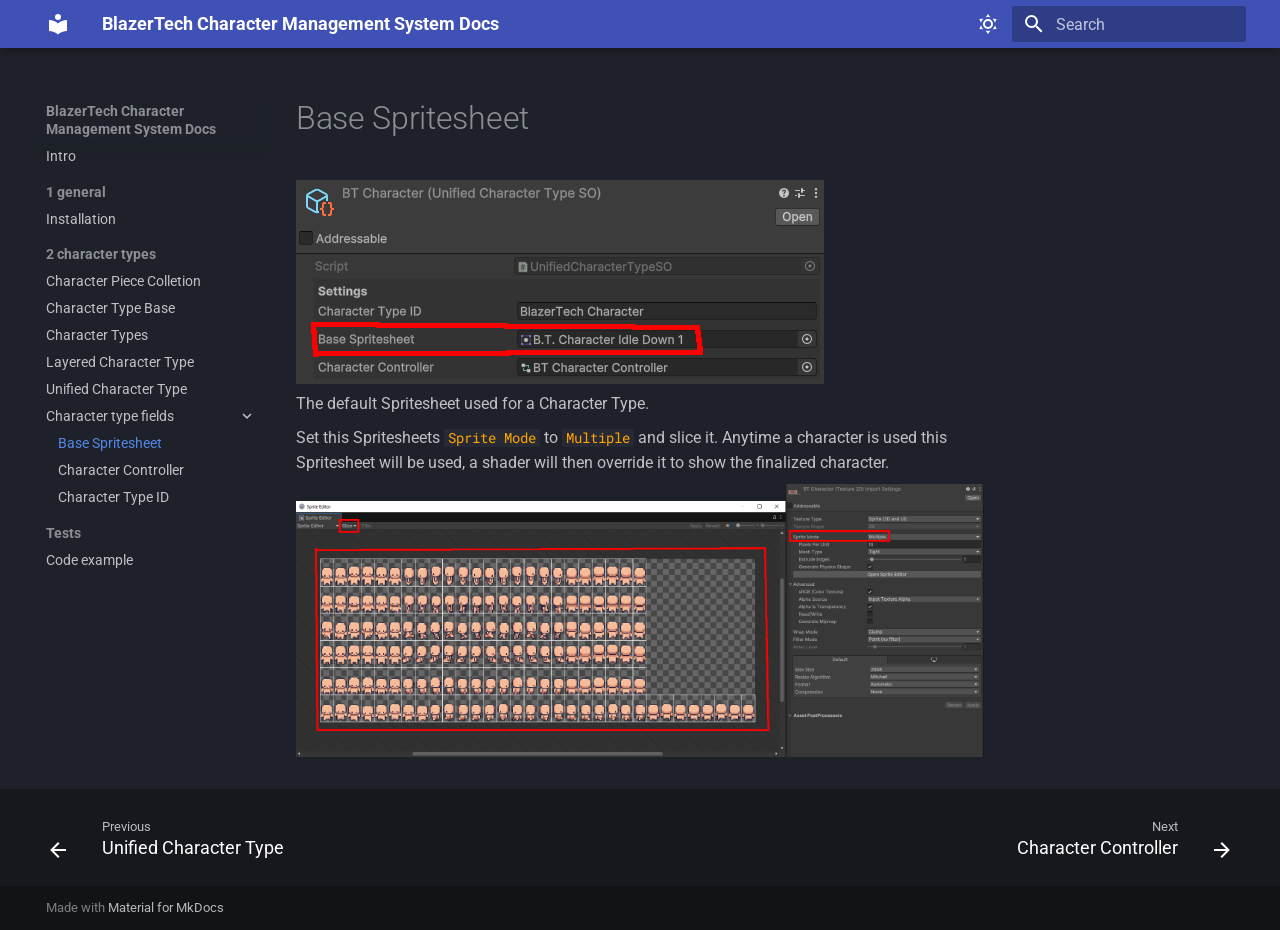
<file: 2-character-types/character-type-fields/base-spritesheet/index.html>
<!doctype html>
<html lang="en" class="no-js">
  <head>
    
      <meta charset="utf-8">
      <meta name="viewport" content="width=device-width,initial-scale=1">
      
      
      
      
        <link rel="prev" href="../../unified-character-type/">
      
      
        <link rel="next" href="../character-controller/">
      
      
      <link rel="icon" href="../../../assets/images/favicon.png">
      <meta name="generator" content="mkdocs-1.6.1, mkdocs-material-9.6.16">
    
    
      
        <title>Base Spritesheet - BlazerTech Character Management System Docs</title>
      
    
    
      <link rel="stylesheet" href="../../../assets/stylesheets/main.7e37652d.min.css">
      
        
        <link rel="stylesheet" href="../../../assets/stylesheets/palette.06af60db.min.css">
      
      


    
    
      
    
    
      
        
        
        <link rel="preconnect" href="https://fonts.gstatic.com" crossorigin>
        <link rel="stylesheet" href="https://fonts.googleapis.com/css?family=Roboto:300,300i,400,400i,700,700i%7CRoboto+Mono:400,400i,700,700i&display=fallback">
        <style>:root{--md-text-font:"Roboto";--md-code-font:"Roboto Mono"}</style>
      
    
    
      <link rel="stylesheet" href="../../../custom.css">
    
    <script>__md_scope=new URL("../../..",location),__md_hash=e=>[...e].reduce(((e,_)=>(e<<5)-e+_.charCodeAt(0)),0),__md_get=(e,_=localStorage,t=__md_scope)=>JSON.parse(_.getItem(t.pathname+"."+e)),__md_set=(e,_,t=localStorage,a=__md_scope)=>{try{t.setItem(a.pathname+"."+e,JSON.stringify(_))}catch(e){}}</script>
    
      

    
    
    
  </head>
  
  
    
    
      
    
    
    
    
    <body dir="ltr" data-md-color-scheme="slate" data-md-color-primary="indigo" data-md-color-accent="deep-purple">
  
    
    <input class="md-toggle" data-md-toggle="drawer" type="checkbox" id="__drawer" autocomplete="off">
    <input class="md-toggle" data-md-toggle="search" type="checkbox" id="__search" autocomplete="off">
    <label class="md-overlay" for="__drawer"></label>
    <div data-md-component="skip">
      
        
        <a href="#base-spritesheet" class="md-skip">
          Skip to content
        </a>
      
    </div>
    <div data-md-component="announce">
      
    </div>
    
    
      

  

<header class="md-header md-header--shadow" data-md-component="header">
  <nav class="md-header__inner md-grid" aria-label="Header">
    <a href="../../.." title="BlazerTech Character Management System Docs" class="md-header__button md-logo" aria-label="BlazerTech Character Management System Docs" data-md-component="logo">
      
  
  <svg xmlns="http://www.w3.org/2000/svg" viewBox="0 0 24 24"><path d="M12 8a3 3 0 0 0 3-3 3 3 0 0 0-3-3 3 3 0 0 0-3 3 3 3 0 0 0 3 3m0 3.54C9.64 9.35 6.5 8 3 8v11c3.5 0 6.64 1.35 9 3.54 2.36-2.19 5.5-3.54 9-3.54V8c-3.5 0-6.64 1.35-9 3.54"/></svg>

    </a>
    <label class="md-header__button md-icon" for="__drawer">
      
      <svg xmlns="http://www.w3.org/2000/svg" viewBox="0 0 24 24"><path d="M3 6h18v2H3zm0 5h18v2H3zm0 5h18v2H3z"/></svg>
    </label>
    <div class="md-header__title" data-md-component="header-title">
      <div class="md-header__ellipsis">
        <div class="md-header__topic">
          <span class="md-ellipsis">
            BlazerTech Character Management System Docs
          </span>
        </div>
        <div class="md-header__topic" data-md-component="header-topic">
          <span class="md-ellipsis">
            
              Base Spritesheet
            
          </span>
        </div>
      </div>
    </div>
    
      
        <form class="md-header__option" data-md-component="palette">
  
    
    
    
    <input class="md-option" data-md-color-media="" data-md-color-scheme="slate" data-md-color-primary="indigo" data-md-color-accent="deep-purple"  aria-label="Dark mode"  type="radio" name="__palette" id="__palette_0">
    
      <label class="md-header__button md-icon" title="Dark mode" for="__palette_1" hidden>
        <svg xmlns="http://www.w3.org/2000/svg" viewBox="0 0 24 24"><path d="M12 7a5 5 0 0 1 5 5 5 5 0 0 1-5 5 5 5 0 0 1-5-5 5 5 0 0 1 5-5m0 2a3 3 0 0 0-3 3 3 3 0 0 0 3 3 3 3 0 0 0 3-3 3 3 0 0 0-3-3m0-7 2.39 3.42C13.65 5.15 12.84 5 12 5s-1.65.15-2.39.42zM3.34 7l4.16-.35A7.2 7.2 0 0 0 5.94 8.5c-.44.74-.69 1.5-.83 2.29zm.02 10 1.76-3.77a7.131 7.131 0 0 0 2.38 4.14zM20.65 7l-1.77 3.79a7.02 7.02 0 0 0-2.38-4.15zm-.01 10-4.14.36c.59-.51 1.12-1.14 1.54-1.86.42-.73.69-1.5.83-2.29zM12 22l-2.41-3.44c.74.27 1.55.44 2.41.44.82 0 1.63-.17 2.37-.44z"/></svg>
      </label>
    
  
    
    
    
    <input class="md-option" data-md-color-media="" data-md-color-scheme="default" data-md-color-primary="blue" data-md-color-accent="deep-orange"  aria-label="Light mode"  type="radio" name="__palette" id="__palette_1">
    
      <label class="md-header__button md-icon" title="Light mode" for="__palette_0" hidden>
        <svg xmlns="http://www.w3.org/2000/svg" viewBox="0 0 24 24"><path d="m17.75 4.09-2.53 1.94.91 3.06-2.63-1.81-2.63 1.81.91-3.06-2.53-1.94L12.44 4l1.06-3 1.06 3zm3.5 6.91-1.64 1.25.59 1.98-1.7-1.17-1.7 1.17.59-1.98L15.75 11l2.06-.05L18.5 9l.69 1.95zm-2.28 4.95c.83-.08 1.72 1.1 1.19 1.85-.32.45-.66.87-1.08 1.27C15.17 23 8.84 23 4.94 19.07c-3.91-3.9-3.91-10.24 0-14.14.4-.4.82-.76 1.27-1.08.75-.53 1.93.36 1.85 1.19-.27 2.86.69 5.83 2.89 8.02a9.96 9.96 0 0 0 8.02 2.89m-1.64 2.02a12.08 12.08 0 0 1-7.8-3.47c-2.17-2.19-3.33-5-3.49-7.82-2.81 3.14-2.7 7.96.31 10.98 3.02 3.01 7.84 3.12 10.98.31"/></svg>
      </label>
    
  
</form>
      
    
    
      <script>var palette=__md_get("__palette");if(palette&&palette.color){if("(prefers-color-scheme)"===palette.color.media){var media=matchMedia("(prefers-color-scheme: light)"),input=document.querySelector(media.matches?"[data-md-color-media='(prefers-color-scheme: light)']":"[data-md-color-media='(prefers-color-scheme: dark)']");palette.color.media=input.getAttribute("data-md-color-media"),palette.color.scheme=input.getAttribute("data-md-color-scheme"),palette.color.primary=input.getAttribute("data-md-color-primary"),palette.color.accent=input.getAttribute("data-md-color-accent")}for(var[key,value]of Object.entries(palette.color))document.body.setAttribute("data-md-color-"+key,value)}</script>
    
    
    
      
      
        <label class="md-header__button md-icon" for="__search">
          
          <svg xmlns="http://www.w3.org/2000/svg" viewBox="0 0 24 24"><path d="M9.5 3A6.5 6.5 0 0 1 16 9.5c0 1.61-.59 3.09-1.56 4.23l.27.27h.79l5 5-1.5 1.5-5-5v-.79l-.27-.27A6.52 6.52 0 0 1 9.5 16 6.5 6.5 0 0 1 3 9.5 6.5 6.5 0 0 1 9.5 3m0 2C7 5 5 7 5 9.5S7 14 9.5 14 14 12 14 9.5 12 5 9.5 5"/></svg>
        </label>
        <div class="md-search" data-md-component="search" role="dialog">
  <label class="md-search__overlay" for="__search"></label>
  <div class="md-search__inner" role="search">
    <form class="md-search__form" name="search">
      <input type="text" class="md-search__input" name="query" aria-label="Search" placeholder="Search" autocapitalize="off" autocorrect="off" autocomplete="off" spellcheck="false" data-md-component="search-query" required>
      <label class="md-search__icon md-icon" for="__search">
        
        <svg xmlns="http://www.w3.org/2000/svg" viewBox="0 0 24 24"><path d="M9.5 3A6.5 6.5 0 0 1 16 9.5c0 1.61-.59 3.09-1.56 4.23l.27.27h.79l5 5-1.5 1.5-5-5v-.79l-.27-.27A6.52 6.52 0 0 1 9.5 16 6.5 6.5 0 0 1 3 9.5 6.5 6.5 0 0 1 9.5 3m0 2C7 5 5 7 5 9.5S7 14 9.5 14 14 12 14 9.5 12 5 9.5 5"/></svg>
        
        <svg xmlns="http://www.w3.org/2000/svg" viewBox="0 0 24 24"><path d="M20 11v2H8l5.5 5.5-1.42 1.42L4.16 12l7.92-7.92L13.5 5.5 8 11z"/></svg>
      </label>
      <nav class="md-search__options" aria-label="Search">
        
        <button type="reset" class="md-search__icon md-icon" title="Clear" aria-label="Clear" tabindex="-1">
          
          <svg xmlns="http://www.w3.org/2000/svg" viewBox="0 0 24 24"><path d="M19 6.41 17.59 5 12 10.59 6.41 5 5 6.41 10.59 12 5 17.59 6.41 19 12 13.41 17.59 19 19 17.59 13.41 12z"/></svg>
        </button>
      </nav>
      
    </form>
    <div class="md-search__output">
      <div class="md-search__scrollwrap" tabindex="0" data-md-scrollfix>
        <div class="md-search-result" data-md-component="search-result">
          <div class="md-search-result__meta">
            Initializing search
          </div>
          <ol class="md-search-result__list" role="presentation"></ol>
        </div>
      </div>
    </div>
  </div>
</div>
      
    
    
  </nav>
  
</header>
    
    <div class="md-container" data-md-component="container">
      
      
        
          
        
      
      <main class="md-main" data-md-component="main">
        <div class="md-main__inner md-grid">
          
            
              
              <div class="md-sidebar md-sidebar--primary" data-md-component="sidebar" data-md-type="navigation" >
                <div class="md-sidebar__scrollwrap">
                  <div class="md-sidebar__inner">
                    



<nav class="md-nav md-nav--primary" aria-label="Navigation" data-md-level="0">
  <label class="md-nav__title" for="__drawer">
    <a href="../../.." title="BlazerTech Character Management System Docs" class="md-nav__button md-logo" aria-label="BlazerTech Character Management System Docs" data-md-component="logo">
      
  
  <svg xmlns="http://www.w3.org/2000/svg" viewBox="0 0 24 24"><path d="M12 8a3 3 0 0 0 3-3 3 3 0 0 0-3-3 3 3 0 0 0-3 3 3 3 0 0 0 3 3m0 3.54C9.64 9.35 6.5 8 3 8v11c3.5 0 6.64 1.35 9 3.54 2.36-2.19 5.5-3.54 9-3.54V8c-3.5 0-6.64 1.35-9 3.54"/></svg>

    </a>
    BlazerTech Character Management System Docs
  </label>
  
  <ul class="md-nav__list" data-md-scrollfix>
    
      
      
  
  
  
  
    <li class="md-nav__item">
      <a href="../../.." class="md-nav__link">
        
  
  
  <span class="md-ellipsis">
    Intro
    
  </span>
  

      </a>
    </li>
  

    
      
      
  
  
  
  
    
    
    
    
      
        
        
      
    
    
    <li class="md-nav__item md-nav__item--section md-nav__item--nested">
      
        
        
        <input class="md-nav__toggle md-toggle " type="checkbox" id="__nav_2" >
        
          
          <label class="md-nav__link" for="__nav_2" id="__nav_2_label" tabindex="">
            
  
  
  <span class="md-ellipsis">
    1 general
    
  </span>
  

            <span class="md-nav__icon md-icon"></span>
          </label>
        
        <nav class="md-nav" data-md-level="1" aria-labelledby="__nav_2_label" aria-expanded="false">
          <label class="md-nav__title" for="__nav_2">
            <span class="md-nav__icon md-icon"></span>
            1 general
          </label>
          <ul class="md-nav__list" data-md-scrollfix>
            
              
                
  
  
  
  
    <li class="md-nav__item">
      <a href="../../../1-general/installation/" class="md-nav__link">
        
  
  
  <span class="md-ellipsis">
    Installation
    
  </span>
  

      </a>
    </li>
  

              
            
          </ul>
        </nav>
      
    </li>
  

    
      
      
  
  
    
  
  
  
    
    
    
    
      
        
        
      
    
    
    <li class="md-nav__item md-nav__item--active md-nav__item--section md-nav__item--nested">
      
        
        
        <input class="md-nav__toggle md-toggle " type="checkbox" id="__nav_3" checked>
        
          
          <label class="md-nav__link" for="__nav_3" id="__nav_3_label" tabindex="">
            
  
  
  <span class="md-ellipsis">
    2 character types
    
  </span>
  

            <span class="md-nav__icon md-icon"></span>
          </label>
        
        <nav class="md-nav" data-md-level="1" aria-labelledby="__nav_3_label" aria-expanded="true">
          <label class="md-nav__title" for="__nav_3">
            <span class="md-nav__icon md-icon"></span>
            2 character types
          </label>
          <ul class="md-nav__list" data-md-scrollfix>
            
              
                
  
  
  
  
    <li class="md-nav__item">
      <a href="../../character-piece-collection/" class="md-nav__link">
        
  
  
  <span class="md-ellipsis">
    Character Piece Colletion
    
  </span>
  

      </a>
    </li>
  

              
            
              
                
  
  
  
  
    <li class="md-nav__item">
      <a href="../../character-type-base/" class="md-nav__link">
        
  
  
  <span class="md-ellipsis">
    Character Type Base
    
  </span>
  

      </a>
    </li>
  

              
            
              
                
  
  
  
  
    <li class="md-nav__item">
      <a href="../../character-types/" class="md-nav__link">
        
  
  
  <span class="md-ellipsis">
    Character Types
    
  </span>
  

      </a>
    </li>
  

              
            
              
                
  
  
  
  
    <li class="md-nav__item">
      <a href="../../layered-character-type/" class="md-nav__link">
        
  
  
  <span class="md-ellipsis">
    Layered Character Type
    
  </span>
  

      </a>
    </li>
  

              
            
              
                
  
  
  
  
    <li class="md-nav__item">
      <a href="../../unified-character-type/" class="md-nav__link">
        
  
  
  <span class="md-ellipsis">
    Unified Character Type
    
  </span>
  

      </a>
    </li>
  

              
            
              
                
  
  
    
  
  
  
    
    
    
    
      
    
    
    <li class="md-nav__item md-nav__item--active md-nav__item--nested">
      
        
        
        <input class="md-nav__toggle md-toggle " type="checkbox" id="__nav_3_6" checked>
        
          
          <label class="md-nav__link" for="__nav_3_6" id="__nav_3_6_label" tabindex="0">
            
  
  
  <span class="md-ellipsis">
    Character type fields
    
  </span>
  

            <span class="md-nav__icon md-icon"></span>
          </label>
        
        <nav class="md-nav" data-md-level="2" aria-labelledby="__nav_3_6_label" aria-expanded="true">
          <label class="md-nav__title" for="__nav_3_6">
            <span class="md-nav__icon md-icon"></span>
            Character type fields
          </label>
          <ul class="md-nav__list" data-md-scrollfix>
            
              
                
  
  
    
  
  
  
    <li class="md-nav__item md-nav__item--active">
      
      <input class="md-nav__toggle md-toggle" type="checkbox" id="__toc">
      
      
        
      
      
      <a href="./" class="md-nav__link md-nav__link--active">
        
  
  
  <span class="md-ellipsis">
    Base Spritesheet
    
  </span>
  

      </a>
      
    </li>
  

              
            
              
                
  
  
  
  
    <li class="md-nav__item">
      <a href="../character-controller/" class="md-nav__link">
        
  
  
  <span class="md-ellipsis">
    Character Controller
    
  </span>
  

      </a>
    </li>
  

              
            
              
                
  
  
  
  
    <li class="md-nav__item">
      <a href="../character-type-id/" class="md-nav__link">
        
  
  
  <span class="md-ellipsis">
    Character Type ID
    
  </span>
  

      </a>
    </li>
  

              
            
          </ul>
        </nav>
      
    </li>
  

              
            
          </ul>
        </nav>
      
    </li>
  

    
      
      
  
  
  
  
    
    
    
    
      
        
        
      
    
    
    <li class="md-nav__item md-nav__item--section md-nav__item--nested">
      
        
        
        <input class="md-nav__toggle md-toggle " type="checkbox" id="__nav_4" >
        
          
          <label class="md-nav__link" for="__nav_4" id="__nav_4_label" tabindex="">
            
  
  
  <span class="md-ellipsis">
    Tests
    
  </span>
  

            <span class="md-nav__icon md-icon"></span>
          </label>
        
        <nav class="md-nav" data-md-level="1" aria-labelledby="__nav_4_label" aria-expanded="false">
          <label class="md-nav__title" for="__nav_4">
            <span class="md-nav__icon md-icon"></span>
            Tests
          </label>
          <ul class="md-nav__list" data-md-scrollfix>
            
              
                
  
  
  
  
    <li class="md-nav__item">
      <a href="../../../Tests/code-example/" class="md-nav__link">
        
  
  
  <span class="md-ellipsis">
    Code example
    
  </span>
  

      </a>
    </li>
  

              
            
          </ul>
        </nav>
      
    </li>
  

    
  </ul>
</nav>
                  </div>
                </div>
              </div>
            
            
              
              <div class="md-sidebar md-sidebar--secondary" data-md-component="sidebar" data-md-type="toc" >
                <div class="md-sidebar__scrollwrap">
                  <div class="md-sidebar__inner">
                    

<nav class="md-nav md-nav--secondary" aria-label="Table of contents">
  
  
  
    
  
  
</nav>
                  </div>
                </div>
              </div>
            
          
          
            <div class="md-content" data-md-component="content">
              <article class="md-content__inner md-typeset">
                
                  



<h1 id="base-spritesheet">Base Spritesheet</h1>
<p><img alt="" src="../../../photos/base-spritesheet.png" /><br />
The default Spritesheet used for a Character Type.</p>
<p>Set this Spritesheets <code>Sprite Mode</code> to <code>Multiple</code> and slice it.
Anytime a character is used this Spritesheet will be used, a shader will then override it to show the finalized character.</p>
<p><img alt="" src="../../../photos/base-spritesheet-parameters.png" /></p>












                
              </article>
            </div>
          
          
<script>var target=document.getElementById(location.hash.slice(1));target&&target.name&&(target.checked=target.name.startsWith("__tabbed_"))</script>
        </div>
        
      </main>
      
        <footer class="md-footer">
  
    
      
      <nav class="md-footer__inner md-grid" aria-label="Footer" >
        
          
          <a href="../../unified-character-type/" class="md-footer__link md-footer__link--prev" aria-label="Previous: Unified Character Type">
            <div class="md-footer__button md-icon">
              
              <svg xmlns="http://www.w3.org/2000/svg" viewBox="0 0 24 24"><path d="M20 11v2H8l5.5 5.5-1.42 1.42L4.16 12l7.92-7.92L13.5 5.5 8 11z"/></svg>
            </div>
            <div class="md-footer__title">
              <span class="md-footer__direction">
                Previous
              </span>
              <div class="md-ellipsis">
                Unified Character Type
              </div>
            </div>
          </a>
        
        
          
          <a href="../character-controller/" class="md-footer__link md-footer__link--next" aria-label="Next: Character Controller">
            <div class="md-footer__title">
              <span class="md-footer__direction">
                Next
              </span>
              <div class="md-ellipsis">
                Character Controller
              </div>
            </div>
            <div class="md-footer__button md-icon">
              
              <svg xmlns="http://www.w3.org/2000/svg" viewBox="0 0 24 24"><path d="M4 11v2h12l-5.5 5.5 1.42 1.42L19.84 12l-7.92-7.92L10.5 5.5 16 11z"/></svg>
            </div>
          </a>
        
      </nav>
    
  
  <div class="md-footer-meta md-typeset">
    <div class="md-footer-meta__inner md-grid">
      <div class="md-copyright">
  
  
    Made with
    <a href="https://squidfunk.github.io/mkdocs-material/" target="_blank" rel="noopener">
      Material for MkDocs
    </a>
  
</div>
      
    </div>
  </div>
</footer>
      
    </div>
    <div class="md-dialog" data-md-component="dialog">
      <div class="md-dialog__inner md-typeset"></div>
    </div>
    
    
    
      
      <script id="__config" type="application/json">{"base": "../../..", "features": ["navigation.sections", "navigation.instant", "navigation.footer"], "search": "../../../assets/javascripts/workers/search.d50fe291.min.js", "tags": null, "translations": {"clipboard.copied": "Copied to clipboard", "clipboard.copy": "Copy to clipboard", "search.result.more.one": "1 more on this page", "search.result.more.other": "# more on this page", "search.result.none": "No matching documents", "search.result.one": "1 matching document", "search.result.other": "# matching documents", "search.result.placeholder": "Type to start searching", "search.result.term.missing": "Missing", "select.version": "Select version"}, "version": null}</script>
    
    
      <script src="../../../assets/javascripts/bundle.50899def.min.js"></script>
      
    
  </body>
</html>
</file>
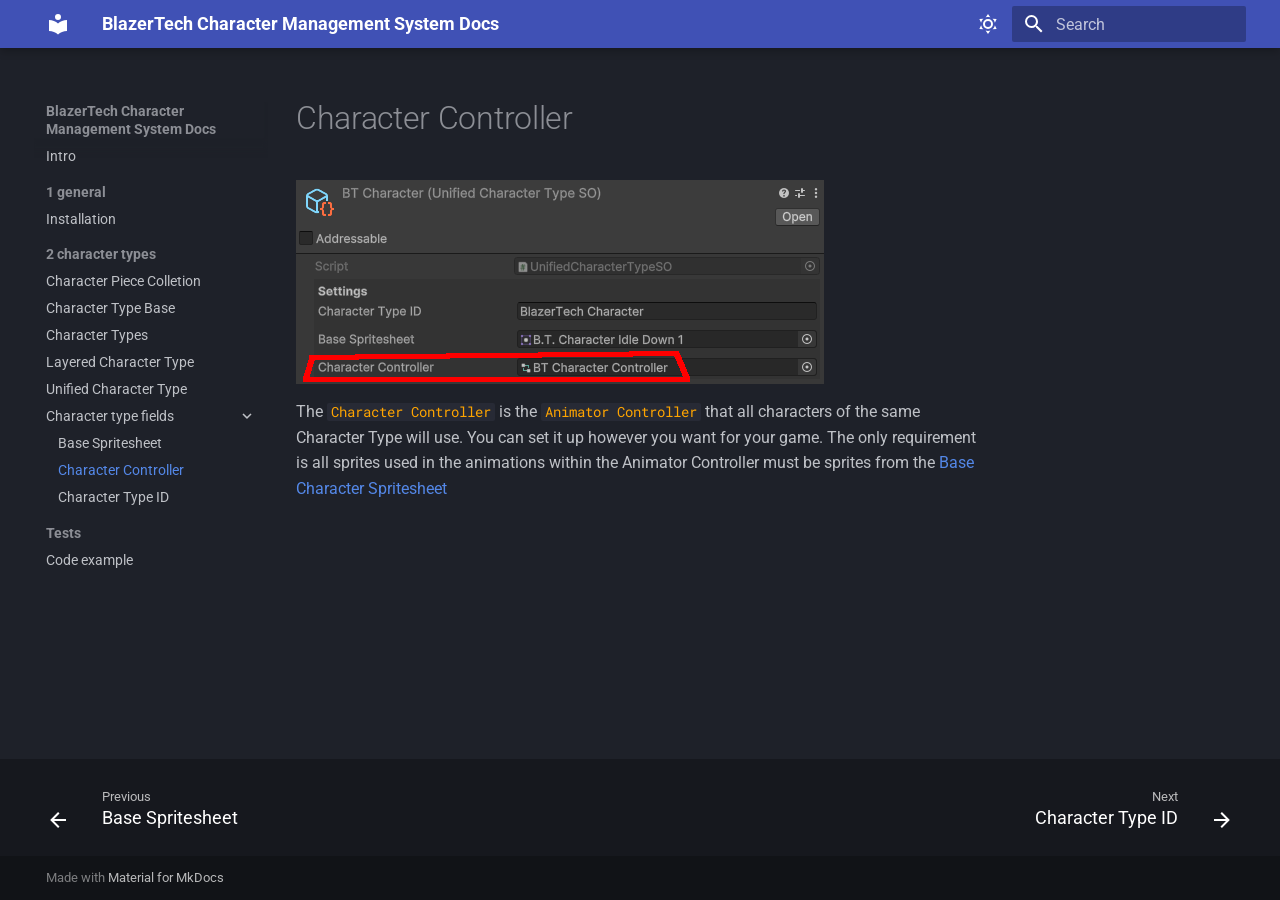
<file: 2-character-types/character-type-fields/character-controller/index.html>
<!doctype html>
<html lang="en" class="no-js">
  <head>
    
      <meta charset="utf-8">
      <meta name="viewport" content="width=device-width,initial-scale=1">
      
      
      
      
        <link rel="prev" href="../base-spritesheet/">
      
      
        <link rel="next" href="../character-type-id/">
      
      
      <link rel="icon" href="../../../assets/images/favicon.png">
      <meta name="generator" content="mkdocs-1.6.1, mkdocs-material-9.6.16">
    
    
      
        <title>Character Controller - BlazerTech Character Management System Docs</title>
      
    
    
      <link rel="stylesheet" href="../../../assets/stylesheets/main.7e37652d.min.css">
      
        
        <link rel="stylesheet" href="../../../assets/stylesheets/palette.06af60db.min.css">
      
      


    
    
      
    
    
      
        
        
        <link rel="preconnect" href="https://fonts.gstatic.com" crossorigin>
        <link rel="stylesheet" href="https://fonts.googleapis.com/css?family=Roboto:300,300i,400,400i,700,700i%7CRoboto+Mono:400,400i,700,700i&display=fallback">
        <style>:root{--md-text-font:"Roboto";--md-code-font:"Roboto Mono"}</style>
      
    
    
      <link rel="stylesheet" href="../../../custom.css">
    
    <script>__md_scope=new URL("../../..",location),__md_hash=e=>[...e].reduce(((e,_)=>(e<<5)-e+_.charCodeAt(0)),0),__md_get=(e,_=localStorage,t=__md_scope)=>JSON.parse(_.getItem(t.pathname+"."+e)),__md_set=(e,_,t=localStorage,a=__md_scope)=>{try{t.setItem(a.pathname+"."+e,JSON.stringify(_))}catch(e){}}</script>
    
      

    
    
    
  </head>
  
  
    
    
      
    
    
    
    
    <body dir="ltr" data-md-color-scheme="slate" data-md-color-primary="indigo" data-md-color-accent="deep-purple">
  
    
    <input class="md-toggle" data-md-toggle="drawer" type="checkbox" id="__drawer" autocomplete="off">
    <input class="md-toggle" data-md-toggle="search" type="checkbox" id="__search" autocomplete="off">
    <label class="md-overlay" for="__drawer"></label>
    <div data-md-component="skip">
      
        
        <a href="#character-controller" class="md-skip">
          Skip to content
        </a>
      
    </div>
    <div data-md-component="announce">
      
    </div>
    
    
      

  

<header class="md-header md-header--shadow" data-md-component="header">
  <nav class="md-header__inner md-grid" aria-label="Header">
    <a href="../../.." title="BlazerTech Character Management System Docs" class="md-header__button md-logo" aria-label="BlazerTech Character Management System Docs" data-md-component="logo">
      
  
  <svg xmlns="http://www.w3.org/2000/svg" viewBox="0 0 24 24"><path d="M12 8a3 3 0 0 0 3-3 3 3 0 0 0-3-3 3 3 0 0 0-3 3 3 3 0 0 0 3 3m0 3.54C9.64 9.35 6.5 8 3 8v11c3.5 0 6.64 1.35 9 3.54 2.36-2.19 5.5-3.54 9-3.54V8c-3.5 0-6.64 1.35-9 3.54"/></svg>

    </a>
    <label class="md-header__button md-icon" for="__drawer">
      
      <svg xmlns="http://www.w3.org/2000/svg" viewBox="0 0 24 24"><path d="M3 6h18v2H3zm0 5h18v2H3zm0 5h18v2H3z"/></svg>
    </label>
    <div class="md-header__title" data-md-component="header-title">
      <div class="md-header__ellipsis">
        <div class="md-header__topic">
          <span class="md-ellipsis">
            BlazerTech Character Management System Docs
          </span>
        </div>
        <div class="md-header__topic" data-md-component="header-topic">
          <span class="md-ellipsis">
            
              Character Controller
            
          </span>
        </div>
      </div>
    </div>
    
      
        <form class="md-header__option" data-md-component="palette">
  
    
    
    
    <input class="md-option" data-md-color-media="" data-md-color-scheme="slate" data-md-color-primary="indigo" data-md-color-accent="deep-purple"  aria-label="Dark mode"  type="radio" name="__palette" id="__palette_0">
    
      <label class="md-header__button md-icon" title="Dark mode" for="__palette_1" hidden>
        <svg xmlns="http://www.w3.org/2000/svg" viewBox="0 0 24 24"><path d="M12 7a5 5 0 0 1 5 5 5 5 0 0 1-5 5 5 5 0 0 1-5-5 5 5 0 0 1 5-5m0 2a3 3 0 0 0-3 3 3 3 0 0 0 3 3 3 3 0 0 0 3-3 3 3 0 0 0-3-3m0-7 2.39 3.42C13.65 5.15 12.84 5 12 5s-1.65.15-2.39.42zM3.34 7l4.16-.35A7.2 7.2 0 0 0 5.94 8.5c-.44.74-.69 1.5-.83 2.29zm.02 10 1.76-3.77a7.131 7.131 0 0 0 2.38 4.14zM20.65 7l-1.77 3.79a7.02 7.02 0 0 0-2.38-4.15zm-.01 10-4.14.36c.59-.51 1.12-1.14 1.54-1.86.42-.73.69-1.5.83-2.29zM12 22l-2.41-3.44c.74.27 1.55.44 2.41.44.82 0 1.63-.17 2.37-.44z"/></svg>
      </label>
    
  
    
    
    
    <input class="md-option" data-md-color-media="" data-md-color-scheme="default" data-md-color-primary="blue" data-md-color-accent="deep-orange"  aria-label="Light mode"  type="radio" name="__palette" id="__palette_1">
    
      <label class="md-header__button md-icon" title="Light mode" for="__palette_0" hidden>
        <svg xmlns="http://www.w3.org/2000/svg" viewBox="0 0 24 24"><path d="m17.75 4.09-2.53 1.94.91 3.06-2.63-1.81-2.63 1.81.91-3.06-2.53-1.94L12.44 4l1.06-3 1.06 3zm3.5 6.91-1.64 1.25.59 1.98-1.7-1.17-1.7 1.17.59-1.98L15.75 11l2.06-.05L18.5 9l.69 1.95zm-2.28 4.95c.83-.08 1.72 1.1 1.19 1.85-.32.45-.66.87-1.08 1.27C15.17 23 8.84 23 4.94 19.07c-3.91-3.9-3.91-10.24 0-14.14.4-.4.82-.76 1.27-1.08.75-.53 1.93.36 1.85 1.19-.27 2.86.69 5.83 2.89 8.02a9.96 9.96 0 0 0 8.02 2.89m-1.64 2.02a12.08 12.08 0 0 1-7.8-3.47c-2.17-2.19-3.33-5-3.49-7.82-2.81 3.14-2.7 7.96.31 10.98 3.02 3.01 7.84 3.12 10.98.31"/></svg>
      </label>
    
  
</form>
      
    
    
      <script>var palette=__md_get("__palette");if(palette&&palette.color){if("(prefers-color-scheme)"===palette.color.media){var media=matchMedia("(prefers-color-scheme: light)"),input=document.querySelector(media.matches?"[data-md-color-media='(prefers-color-scheme: light)']":"[data-md-color-media='(prefers-color-scheme: dark)']");palette.color.media=input.getAttribute("data-md-color-media"),palette.color.scheme=input.getAttribute("data-md-color-scheme"),palette.color.primary=input.getAttribute("data-md-color-primary"),palette.color.accent=input.getAttribute("data-md-color-accent")}for(var[key,value]of Object.entries(palette.color))document.body.setAttribute("data-md-color-"+key,value)}</script>
    
    
    
      
      
        <label class="md-header__button md-icon" for="__search">
          
          <svg xmlns="http://www.w3.org/2000/svg" viewBox="0 0 24 24"><path d="M9.5 3A6.5 6.5 0 0 1 16 9.5c0 1.61-.59 3.09-1.56 4.23l.27.27h.79l5 5-1.5 1.5-5-5v-.79l-.27-.27A6.52 6.52 0 0 1 9.5 16 6.5 6.5 0 0 1 3 9.5 6.5 6.5 0 0 1 9.5 3m0 2C7 5 5 7 5 9.5S7 14 9.5 14 14 12 14 9.5 12 5 9.5 5"/></svg>
        </label>
        <div class="md-search" data-md-component="search" role="dialog">
  <label class="md-search__overlay" for="__search"></label>
  <div class="md-search__inner" role="search">
    <form class="md-search__form" name="search">
      <input type="text" class="md-search__input" name="query" aria-label="Search" placeholder="Search" autocapitalize="off" autocorrect="off" autocomplete="off" spellcheck="false" data-md-component="search-query" required>
      <label class="md-search__icon md-icon" for="__search">
        
        <svg xmlns="http://www.w3.org/2000/svg" viewBox="0 0 24 24"><path d="M9.5 3A6.5 6.5 0 0 1 16 9.5c0 1.61-.59 3.09-1.56 4.23l.27.27h.79l5 5-1.5 1.5-5-5v-.79l-.27-.27A6.52 6.52 0 0 1 9.5 16 6.5 6.5 0 0 1 3 9.5 6.5 6.5 0 0 1 9.5 3m0 2C7 5 5 7 5 9.5S7 14 9.5 14 14 12 14 9.5 12 5 9.5 5"/></svg>
        
        <svg xmlns="http://www.w3.org/2000/svg" viewBox="0 0 24 24"><path d="M20 11v2H8l5.5 5.5-1.42 1.42L4.16 12l7.92-7.92L13.5 5.5 8 11z"/></svg>
      </label>
      <nav class="md-search__options" aria-label="Search">
        
        <button type="reset" class="md-search__icon md-icon" title="Clear" aria-label="Clear" tabindex="-1">
          
          <svg xmlns="http://www.w3.org/2000/svg" viewBox="0 0 24 24"><path d="M19 6.41 17.59 5 12 10.59 6.41 5 5 6.41 10.59 12 5 17.59 6.41 19 12 13.41 17.59 19 19 17.59 13.41 12z"/></svg>
        </button>
      </nav>
      
    </form>
    <div class="md-search__output">
      <div class="md-search__scrollwrap" tabindex="0" data-md-scrollfix>
        <div class="md-search-result" data-md-component="search-result">
          <div class="md-search-result__meta">
            Initializing search
          </div>
          <ol class="md-search-result__list" role="presentation"></ol>
        </div>
      </div>
    </div>
  </div>
</div>
      
    
    
  </nav>
  
</header>
    
    <div class="md-container" data-md-component="container">
      
      
        
          
        
      
      <main class="md-main" data-md-component="main">
        <div class="md-main__inner md-grid">
          
            
              
              <div class="md-sidebar md-sidebar--primary" data-md-component="sidebar" data-md-type="navigation" >
                <div class="md-sidebar__scrollwrap">
                  <div class="md-sidebar__inner">
                    



<nav class="md-nav md-nav--primary" aria-label="Navigation" data-md-level="0">
  <label class="md-nav__title" for="__drawer">
    <a href="../../.." title="BlazerTech Character Management System Docs" class="md-nav__button md-logo" aria-label="BlazerTech Character Management System Docs" data-md-component="logo">
      
  
  <svg xmlns="http://www.w3.org/2000/svg" viewBox="0 0 24 24"><path d="M12 8a3 3 0 0 0 3-3 3 3 0 0 0-3-3 3 3 0 0 0-3 3 3 3 0 0 0 3 3m0 3.54C9.64 9.35 6.5 8 3 8v11c3.5 0 6.64 1.35 9 3.54 2.36-2.19 5.5-3.54 9-3.54V8c-3.5 0-6.64 1.35-9 3.54"/></svg>

    </a>
    BlazerTech Character Management System Docs
  </label>
  
  <ul class="md-nav__list" data-md-scrollfix>
    
      
      
  
  
  
  
    <li class="md-nav__item">
      <a href="../../.." class="md-nav__link">
        
  
  
  <span class="md-ellipsis">
    Intro
    
  </span>
  

      </a>
    </li>
  

    
      
      
  
  
  
  
    
    
    
    
      
        
        
      
    
    
    <li class="md-nav__item md-nav__item--section md-nav__item--nested">
      
        
        
        <input class="md-nav__toggle md-toggle " type="checkbox" id="__nav_2" >
        
          
          <label class="md-nav__link" for="__nav_2" id="__nav_2_label" tabindex="">
            
  
  
  <span class="md-ellipsis">
    1 general
    
  </span>
  

            <span class="md-nav__icon md-icon"></span>
          </label>
        
        <nav class="md-nav" data-md-level="1" aria-labelledby="__nav_2_label" aria-expanded="false">
          <label class="md-nav__title" for="__nav_2">
            <span class="md-nav__icon md-icon"></span>
            1 general
          </label>
          <ul class="md-nav__list" data-md-scrollfix>
            
              
                
  
  
  
  
    <li class="md-nav__item">
      <a href="../../../1-general/installation/" class="md-nav__link">
        
  
  
  <span class="md-ellipsis">
    Installation
    
  </span>
  

      </a>
    </li>
  

              
            
          </ul>
        </nav>
      
    </li>
  

    
      
      
  
  
    
  
  
  
    
    
    
    
      
        
        
      
    
    
    <li class="md-nav__item md-nav__item--active md-nav__item--section md-nav__item--nested">
      
        
        
        <input class="md-nav__toggle md-toggle " type="checkbox" id="__nav_3" checked>
        
          
          <label class="md-nav__link" for="__nav_3" id="__nav_3_label" tabindex="">
            
  
  
  <span class="md-ellipsis">
    2 character types
    
  </span>
  

            <span class="md-nav__icon md-icon"></span>
          </label>
        
        <nav class="md-nav" data-md-level="1" aria-labelledby="__nav_3_label" aria-expanded="true">
          <label class="md-nav__title" for="__nav_3">
            <span class="md-nav__icon md-icon"></span>
            2 character types
          </label>
          <ul class="md-nav__list" data-md-scrollfix>
            
              
                
  
  
  
  
    <li class="md-nav__item">
      <a href="../../character-piece-collection/" class="md-nav__link">
        
  
  
  <span class="md-ellipsis">
    Character Piece Colletion
    
  </span>
  

      </a>
    </li>
  

              
            
              
                
  
  
  
  
    <li class="md-nav__item">
      <a href="../../character-type-base/" class="md-nav__link">
        
  
  
  <span class="md-ellipsis">
    Character Type Base
    
  </span>
  

      </a>
    </li>
  

              
            
              
                
  
  
  
  
    <li class="md-nav__item">
      <a href="../../character-types/" class="md-nav__link">
        
  
  
  <span class="md-ellipsis">
    Character Types
    
  </span>
  

      </a>
    </li>
  

              
            
              
                
  
  
  
  
    <li class="md-nav__item">
      <a href="../../layered-character-type/" class="md-nav__link">
        
  
  
  <span class="md-ellipsis">
    Layered Character Type
    
  </span>
  

      </a>
    </li>
  

              
            
              
                
  
  
  
  
    <li class="md-nav__item">
      <a href="../../unified-character-type/" class="md-nav__link">
        
  
  
  <span class="md-ellipsis">
    Unified Character Type
    
  </span>
  

      </a>
    </li>
  

              
            
              
                
  
  
    
  
  
  
    
    
    
    
      
    
    
    <li class="md-nav__item md-nav__item--active md-nav__item--nested">
      
        
        
        <input class="md-nav__toggle md-toggle " type="checkbox" id="__nav_3_6" checked>
        
          
          <label class="md-nav__link" for="__nav_3_6" id="__nav_3_6_label" tabindex="0">
            
  
  
  <span class="md-ellipsis">
    Character type fields
    
  </span>
  

            <span class="md-nav__icon md-icon"></span>
          </label>
        
        <nav class="md-nav" data-md-level="2" aria-labelledby="__nav_3_6_label" aria-expanded="true">
          <label class="md-nav__title" for="__nav_3_6">
            <span class="md-nav__icon md-icon"></span>
            Character type fields
          </label>
          <ul class="md-nav__list" data-md-scrollfix>
            
              
                
  
  
  
  
    <li class="md-nav__item">
      <a href="../base-spritesheet/" class="md-nav__link">
        
  
  
  <span class="md-ellipsis">
    Base Spritesheet
    
  </span>
  

      </a>
    </li>
  

              
            
              
                
  
  
    
  
  
  
    <li class="md-nav__item md-nav__item--active">
      
      <input class="md-nav__toggle md-toggle" type="checkbox" id="__toc">
      
      
        
      
      
      <a href="./" class="md-nav__link md-nav__link--active">
        
  
  
  <span class="md-ellipsis">
    Character Controller
    
  </span>
  

      </a>
      
    </li>
  

              
            
              
                
  
  
  
  
    <li class="md-nav__item">
      <a href="../character-type-id/" class="md-nav__link">
        
  
  
  <span class="md-ellipsis">
    Character Type ID
    
  </span>
  

      </a>
    </li>
  

              
            
          </ul>
        </nav>
      
    </li>
  

              
            
          </ul>
        </nav>
      
    </li>
  

    
      
      
  
  
  
  
    
    
    
    
      
        
        
      
    
    
    <li class="md-nav__item md-nav__item--section md-nav__item--nested">
      
        
        
        <input class="md-nav__toggle md-toggle " type="checkbox" id="__nav_4" >
        
          
          <label class="md-nav__link" for="__nav_4" id="__nav_4_label" tabindex="">
            
  
  
  <span class="md-ellipsis">
    Tests
    
  </span>
  

            <span class="md-nav__icon md-icon"></span>
          </label>
        
        <nav class="md-nav" data-md-level="1" aria-labelledby="__nav_4_label" aria-expanded="false">
          <label class="md-nav__title" for="__nav_4">
            <span class="md-nav__icon md-icon"></span>
            Tests
          </label>
          <ul class="md-nav__list" data-md-scrollfix>
            
              
                
  
  
  
  
    <li class="md-nav__item">
      <a href="../../../Tests/code-example/" class="md-nav__link">
        
  
  
  <span class="md-ellipsis">
    Code example
    
  </span>
  

      </a>
    </li>
  

              
            
          </ul>
        </nav>
      
    </li>
  

    
  </ul>
</nav>
                  </div>
                </div>
              </div>
            
            
              
              <div class="md-sidebar md-sidebar--secondary" data-md-component="sidebar" data-md-type="toc" >
                <div class="md-sidebar__scrollwrap">
                  <div class="md-sidebar__inner">
                    

<nav class="md-nav md-nav--secondary" aria-label="Table of contents">
  
  
  
    
  
  
</nav>
                  </div>
                </div>
              </div>
            
          
          
            <div class="md-content" data-md-component="content">
              <article class="md-content__inner md-typeset">
                
                  



<h1 id="character-controller">Character Controller</h1>
<p><img alt="" src="../../../photos/character-controller.png" /></p>
<p>The <code>Character Controller</code> is the <code>Animator Controller</code> that all characters of the same Character Type will use. You can set it up however you want for your game. The only requirement is all sprites used in the animations within the Animator Controller must be sprites from the <a class="autorefs autorefs-internal" title="Base Spritesheet" href="../base-spritesheet/#base-spritesheet">Base Character Spritesheet</a></p>












                
              </article>
            </div>
          
          
<script>var target=document.getElementById(location.hash.slice(1));target&&target.name&&(target.checked=target.name.startsWith("__tabbed_"))</script>
        </div>
        
      </main>
      
        <footer class="md-footer">
  
    
      
      <nav class="md-footer__inner md-grid" aria-label="Footer" >
        
          
          <a href="../base-spritesheet/" class="md-footer__link md-footer__link--prev" aria-label="Previous: Base Spritesheet">
            <div class="md-footer__button md-icon">
              
              <svg xmlns="http://www.w3.org/2000/svg" viewBox="0 0 24 24"><path d="M20 11v2H8l5.5 5.5-1.42 1.42L4.16 12l7.92-7.92L13.5 5.5 8 11z"/></svg>
            </div>
            <div class="md-footer__title">
              <span class="md-footer__direction">
                Previous
              </span>
              <div class="md-ellipsis">
                Base Spritesheet
              </div>
            </div>
          </a>
        
        
          
          <a href="../character-type-id/" class="md-footer__link md-footer__link--next" aria-label="Next: Character Type ID">
            <div class="md-footer__title">
              <span class="md-footer__direction">
                Next
              </span>
              <div class="md-ellipsis">
                Character Type ID
              </div>
            </div>
            <div class="md-footer__button md-icon">
              
              <svg xmlns="http://www.w3.org/2000/svg" viewBox="0 0 24 24"><path d="M4 11v2h12l-5.5 5.5 1.42 1.42L19.84 12l-7.92-7.92L10.5 5.5 16 11z"/></svg>
            </div>
          </a>
        
      </nav>
    
  
  <div class="md-footer-meta md-typeset">
    <div class="md-footer-meta__inner md-grid">
      <div class="md-copyright">
  
  
    Made with
    <a href="https://squidfunk.github.io/mkdocs-material/" target="_blank" rel="noopener">
      Material for MkDocs
    </a>
  
</div>
      
    </div>
  </div>
</footer>
      
    </div>
    <div class="md-dialog" data-md-component="dialog">
      <div class="md-dialog__inner md-typeset"></div>
    </div>
    
    
    
      
      <script id="__config" type="application/json">{"base": "../../..", "features": ["navigation.sections", "navigation.instant", "navigation.footer"], "search": "../../../assets/javascripts/workers/search.d50fe291.min.js", "tags": null, "translations": {"clipboard.copied": "Copied to clipboard", "clipboard.copy": "Copy to clipboard", "search.result.more.one": "1 more on this page", "search.result.more.other": "# more on this page", "search.result.none": "No matching documents", "search.result.one": "1 matching document", "search.result.other": "# matching documents", "search.result.placeholder": "Type to start searching", "search.result.term.missing": "Missing", "select.version": "Select version"}, "version": null}</script>
    
    
      <script src="../../../assets/javascripts/bundle.50899def.min.js"></script>
      
    
  </body>
</html>
</file>
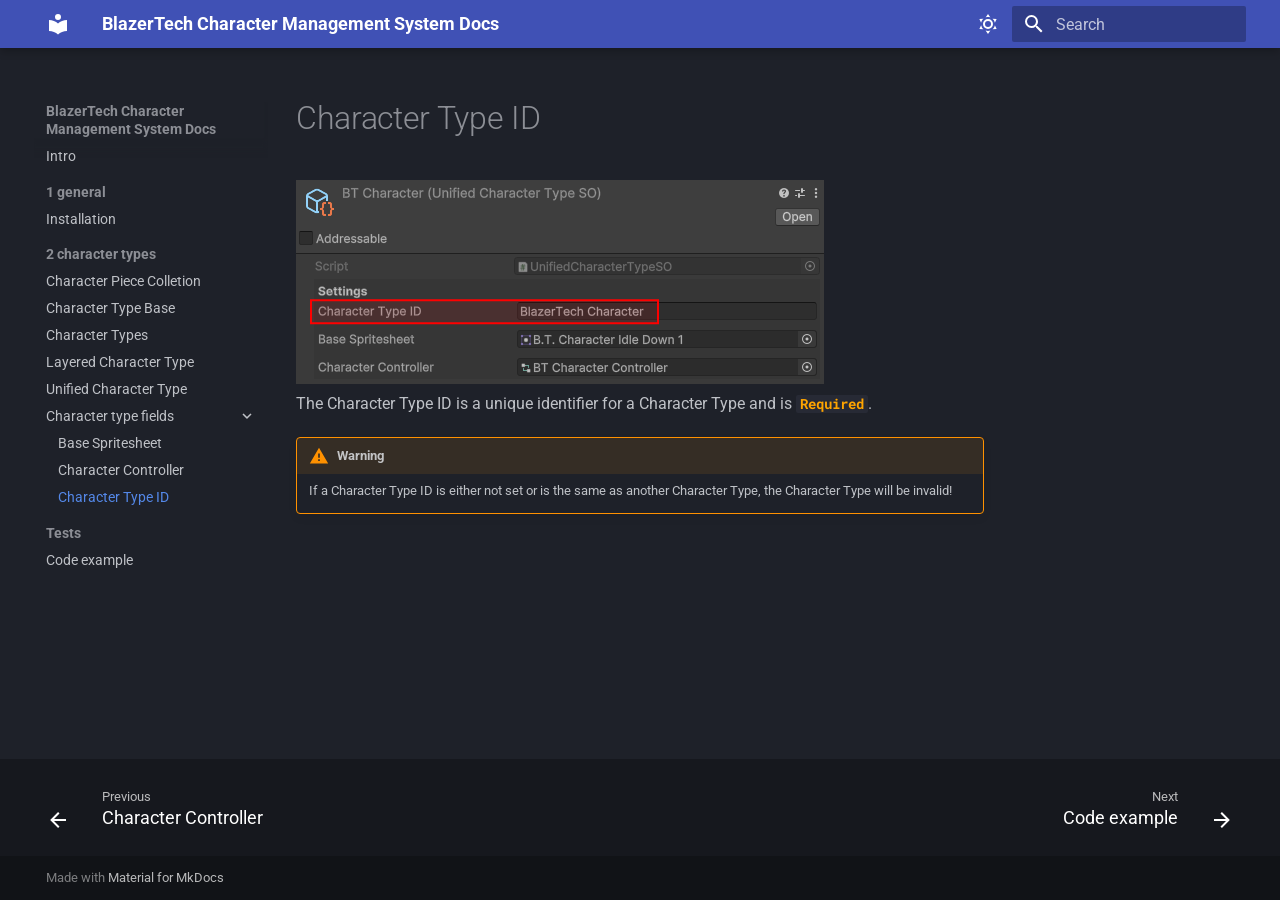
<file: 2-character-types/character-type-fields/character-type-id/index.html>
<!doctype html>
<html lang="en" class="no-js">
  <head>
    
      <meta charset="utf-8">
      <meta name="viewport" content="width=device-width,initial-scale=1">
      
      
      
      
        <link rel="prev" href="../character-controller/">
      
      
        <link rel="next" href="../../../Tests/code-example/">
      
      
      <link rel="icon" href="../../../assets/images/favicon.png">
      <meta name="generator" content="mkdocs-1.6.1, mkdocs-material-9.6.16">
    
    
      
        <title>Character Type ID - BlazerTech Character Management System Docs</title>
      
    
    
      <link rel="stylesheet" href="../../../assets/stylesheets/main.7e37652d.min.css">
      
        
        <link rel="stylesheet" href="../../../assets/stylesheets/palette.06af60db.min.css">
      
      


    
    
      
    
    
      
        
        
        <link rel="preconnect" href="https://fonts.gstatic.com" crossorigin>
        <link rel="stylesheet" href="https://fonts.googleapis.com/css?family=Roboto:300,300i,400,400i,700,700i%7CRoboto+Mono:400,400i,700,700i&display=fallback">
        <style>:root{--md-text-font:"Roboto";--md-code-font:"Roboto Mono"}</style>
      
    
    
      <link rel="stylesheet" href="../../../custom.css">
    
    <script>__md_scope=new URL("../../..",location),__md_hash=e=>[...e].reduce(((e,_)=>(e<<5)-e+_.charCodeAt(0)),0),__md_get=(e,_=localStorage,t=__md_scope)=>JSON.parse(_.getItem(t.pathname+"."+e)),__md_set=(e,_,t=localStorage,a=__md_scope)=>{try{t.setItem(a.pathname+"."+e,JSON.stringify(_))}catch(e){}}</script>
    
      

    
    
    
  </head>
  
  
    
    
      
    
    
    
    
    <body dir="ltr" data-md-color-scheme="slate" data-md-color-primary="indigo" data-md-color-accent="deep-purple">
  
    
    <input class="md-toggle" data-md-toggle="drawer" type="checkbox" id="__drawer" autocomplete="off">
    <input class="md-toggle" data-md-toggle="search" type="checkbox" id="__search" autocomplete="off">
    <label class="md-overlay" for="__drawer"></label>
    <div data-md-component="skip">
      
        
        <a href="#character-type-id" class="md-skip">
          Skip to content
        </a>
      
    </div>
    <div data-md-component="announce">
      
    </div>
    
    
      

  

<header class="md-header md-header--shadow" data-md-component="header">
  <nav class="md-header__inner md-grid" aria-label="Header">
    <a href="../../.." title="BlazerTech Character Management System Docs" class="md-header__button md-logo" aria-label="BlazerTech Character Management System Docs" data-md-component="logo">
      
  
  <svg xmlns="http://www.w3.org/2000/svg" viewBox="0 0 24 24"><path d="M12 8a3 3 0 0 0 3-3 3 3 0 0 0-3-3 3 3 0 0 0-3 3 3 3 0 0 0 3 3m0 3.54C9.64 9.35 6.5 8 3 8v11c3.5 0 6.64 1.35 9 3.54 2.36-2.19 5.5-3.54 9-3.54V8c-3.5 0-6.64 1.35-9 3.54"/></svg>

    </a>
    <label class="md-header__button md-icon" for="__drawer">
      
      <svg xmlns="http://www.w3.org/2000/svg" viewBox="0 0 24 24"><path d="M3 6h18v2H3zm0 5h18v2H3zm0 5h18v2H3z"/></svg>
    </label>
    <div class="md-header__title" data-md-component="header-title">
      <div class="md-header__ellipsis">
        <div class="md-header__topic">
          <span class="md-ellipsis">
            BlazerTech Character Management System Docs
          </span>
        </div>
        <div class="md-header__topic" data-md-component="header-topic">
          <span class="md-ellipsis">
            
              Character Type ID
            
          </span>
        </div>
      </div>
    </div>
    
      
        <form class="md-header__option" data-md-component="palette">
  
    
    
    
    <input class="md-option" data-md-color-media="" data-md-color-scheme="slate" data-md-color-primary="indigo" data-md-color-accent="deep-purple"  aria-label="Dark mode"  type="radio" name="__palette" id="__palette_0">
    
      <label class="md-header__button md-icon" title="Dark mode" for="__palette_1" hidden>
        <svg xmlns="http://www.w3.org/2000/svg" viewBox="0 0 24 24"><path d="M12 7a5 5 0 0 1 5 5 5 5 0 0 1-5 5 5 5 0 0 1-5-5 5 5 0 0 1 5-5m0 2a3 3 0 0 0-3 3 3 3 0 0 0 3 3 3 3 0 0 0 3-3 3 3 0 0 0-3-3m0-7 2.39 3.42C13.65 5.15 12.84 5 12 5s-1.65.15-2.39.42zM3.34 7l4.16-.35A7.2 7.2 0 0 0 5.94 8.5c-.44.74-.69 1.5-.83 2.29zm.02 10 1.76-3.77a7.131 7.131 0 0 0 2.38 4.14zM20.65 7l-1.77 3.79a7.02 7.02 0 0 0-2.38-4.15zm-.01 10-4.14.36c.59-.51 1.12-1.14 1.54-1.86.42-.73.69-1.5.83-2.29zM12 22l-2.41-3.44c.74.27 1.55.44 2.41.44.82 0 1.63-.17 2.37-.44z"/></svg>
      </label>
    
  
    
    
    
    <input class="md-option" data-md-color-media="" data-md-color-scheme="default" data-md-color-primary="blue" data-md-color-accent="deep-orange"  aria-label="Light mode"  type="radio" name="__palette" id="__palette_1">
    
      <label class="md-header__button md-icon" title="Light mode" for="__palette_0" hidden>
        <svg xmlns="http://www.w3.org/2000/svg" viewBox="0 0 24 24"><path d="m17.75 4.09-2.53 1.94.91 3.06-2.63-1.81-2.63 1.81.91-3.06-2.53-1.94L12.44 4l1.06-3 1.06 3zm3.5 6.91-1.64 1.25.59 1.98-1.7-1.17-1.7 1.17.59-1.98L15.75 11l2.06-.05L18.5 9l.69 1.95zm-2.28 4.95c.83-.08 1.72 1.1 1.19 1.85-.32.45-.66.87-1.08 1.27C15.17 23 8.84 23 4.94 19.07c-3.91-3.9-3.91-10.24 0-14.14.4-.4.82-.76 1.27-1.08.75-.53 1.93.36 1.85 1.19-.27 2.86.69 5.83 2.89 8.02a9.96 9.96 0 0 0 8.02 2.89m-1.64 2.02a12.08 12.08 0 0 1-7.8-3.47c-2.17-2.19-3.33-5-3.49-7.82-2.81 3.14-2.7 7.96.31 10.98 3.02 3.01 7.84 3.12 10.98.31"/></svg>
      </label>
    
  
</form>
      
    
    
      <script>var palette=__md_get("__palette");if(palette&&palette.color){if("(prefers-color-scheme)"===palette.color.media){var media=matchMedia("(prefers-color-scheme: light)"),input=document.querySelector(media.matches?"[data-md-color-media='(prefers-color-scheme: light)']":"[data-md-color-media='(prefers-color-scheme: dark)']");palette.color.media=input.getAttribute("data-md-color-media"),palette.color.scheme=input.getAttribute("data-md-color-scheme"),palette.color.primary=input.getAttribute("data-md-color-primary"),palette.color.accent=input.getAttribute("data-md-color-accent")}for(var[key,value]of Object.entries(palette.color))document.body.setAttribute("data-md-color-"+key,value)}</script>
    
    
    
      
      
        <label class="md-header__button md-icon" for="__search">
          
          <svg xmlns="http://www.w3.org/2000/svg" viewBox="0 0 24 24"><path d="M9.5 3A6.5 6.5 0 0 1 16 9.5c0 1.61-.59 3.09-1.56 4.23l.27.27h.79l5 5-1.5 1.5-5-5v-.79l-.27-.27A6.52 6.52 0 0 1 9.5 16 6.5 6.5 0 0 1 3 9.5 6.5 6.5 0 0 1 9.5 3m0 2C7 5 5 7 5 9.5S7 14 9.5 14 14 12 14 9.5 12 5 9.5 5"/></svg>
        </label>
        <div class="md-search" data-md-component="search" role="dialog">
  <label class="md-search__overlay" for="__search"></label>
  <div class="md-search__inner" role="search">
    <form class="md-search__form" name="search">
      <input type="text" class="md-search__input" name="query" aria-label="Search" placeholder="Search" autocapitalize="off" autocorrect="off" autocomplete="off" spellcheck="false" data-md-component="search-query" required>
      <label class="md-search__icon md-icon" for="__search">
        
        <svg xmlns="http://www.w3.org/2000/svg" viewBox="0 0 24 24"><path d="M9.5 3A6.5 6.5 0 0 1 16 9.5c0 1.61-.59 3.09-1.56 4.23l.27.27h.79l5 5-1.5 1.5-5-5v-.79l-.27-.27A6.52 6.52 0 0 1 9.5 16 6.5 6.5 0 0 1 3 9.5 6.5 6.5 0 0 1 9.5 3m0 2C7 5 5 7 5 9.5S7 14 9.5 14 14 12 14 9.5 12 5 9.5 5"/></svg>
        
        <svg xmlns="http://www.w3.org/2000/svg" viewBox="0 0 24 24"><path d="M20 11v2H8l5.5 5.5-1.42 1.42L4.16 12l7.92-7.92L13.5 5.5 8 11z"/></svg>
      </label>
      <nav class="md-search__options" aria-label="Search">
        
        <button type="reset" class="md-search__icon md-icon" title="Clear" aria-label="Clear" tabindex="-1">
          
          <svg xmlns="http://www.w3.org/2000/svg" viewBox="0 0 24 24"><path d="M19 6.41 17.59 5 12 10.59 6.41 5 5 6.41 10.59 12 5 17.59 6.41 19 12 13.41 17.59 19 19 17.59 13.41 12z"/></svg>
        </button>
      </nav>
      
    </form>
    <div class="md-search__output">
      <div class="md-search__scrollwrap" tabindex="0" data-md-scrollfix>
        <div class="md-search-result" data-md-component="search-result">
          <div class="md-search-result__meta">
            Initializing search
          </div>
          <ol class="md-search-result__list" role="presentation"></ol>
        </div>
      </div>
    </div>
  </div>
</div>
      
    
    
  </nav>
  
</header>
    
    <div class="md-container" data-md-component="container">
      
      
        
          
        
      
      <main class="md-main" data-md-component="main">
        <div class="md-main__inner md-grid">
          
            
              
              <div class="md-sidebar md-sidebar--primary" data-md-component="sidebar" data-md-type="navigation" >
                <div class="md-sidebar__scrollwrap">
                  <div class="md-sidebar__inner">
                    



<nav class="md-nav md-nav--primary" aria-label="Navigation" data-md-level="0">
  <label class="md-nav__title" for="__drawer">
    <a href="../../.." title="BlazerTech Character Management System Docs" class="md-nav__button md-logo" aria-label="BlazerTech Character Management System Docs" data-md-component="logo">
      
  
  <svg xmlns="http://www.w3.org/2000/svg" viewBox="0 0 24 24"><path d="M12 8a3 3 0 0 0 3-3 3 3 0 0 0-3-3 3 3 0 0 0-3 3 3 3 0 0 0 3 3m0 3.54C9.64 9.35 6.5 8 3 8v11c3.5 0 6.64 1.35 9 3.54 2.36-2.19 5.5-3.54 9-3.54V8c-3.5 0-6.64 1.35-9 3.54"/></svg>

    </a>
    BlazerTech Character Management System Docs
  </label>
  
  <ul class="md-nav__list" data-md-scrollfix>
    
      
      
  
  
  
  
    <li class="md-nav__item">
      <a href="../../.." class="md-nav__link">
        
  
  
  <span class="md-ellipsis">
    Intro
    
  </span>
  

      </a>
    </li>
  

    
      
      
  
  
  
  
    
    
    
    
      
        
        
      
    
    
    <li class="md-nav__item md-nav__item--section md-nav__item--nested">
      
        
        
        <input class="md-nav__toggle md-toggle " type="checkbox" id="__nav_2" >
        
          
          <label class="md-nav__link" for="__nav_2" id="__nav_2_label" tabindex="">
            
  
  
  <span class="md-ellipsis">
    1 general
    
  </span>
  

            <span class="md-nav__icon md-icon"></span>
          </label>
        
        <nav class="md-nav" data-md-level="1" aria-labelledby="__nav_2_label" aria-expanded="false">
          <label class="md-nav__title" for="__nav_2">
            <span class="md-nav__icon md-icon"></span>
            1 general
          </label>
          <ul class="md-nav__list" data-md-scrollfix>
            
              
                
  
  
  
  
    <li class="md-nav__item">
      <a href="../../../1-general/installation/" class="md-nav__link">
        
  
  
  <span class="md-ellipsis">
    Installation
    
  </span>
  

      </a>
    </li>
  

              
            
          </ul>
        </nav>
      
    </li>
  

    
      
      
  
  
    
  
  
  
    
    
    
    
      
        
        
      
    
    
    <li class="md-nav__item md-nav__item--active md-nav__item--section md-nav__item--nested">
      
        
        
        <input class="md-nav__toggle md-toggle " type="checkbox" id="__nav_3" checked>
        
          
          <label class="md-nav__link" for="__nav_3" id="__nav_3_label" tabindex="">
            
  
  
  <span class="md-ellipsis">
    2 character types
    
  </span>
  

            <span class="md-nav__icon md-icon"></span>
          </label>
        
        <nav class="md-nav" data-md-level="1" aria-labelledby="__nav_3_label" aria-expanded="true">
          <label class="md-nav__title" for="__nav_3">
            <span class="md-nav__icon md-icon"></span>
            2 character types
          </label>
          <ul class="md-nav__list" data-md-scrollfix>
            
              
                
  
  
  
  
    <li class="md-nav__item">
      <a href="../../character-piece-collection/" class="md-nav__link">
        
  
  
  <span class="md-ellipsis">
    Character Piece Colletion
    
  </span>
  

      </a>
    </li>
  

              
            
              
                
  
  
  
  
    <li class="md-nav__item">
      <a href="../../character-type-base/" class="md-nav__link">
        
  
  
  <span class="md-ellipsis">
    Character Type Base
    
  </span>
  

      </a>
    </li>
  

              
            
              
                
  
  
  
  
    <li class="md-nav__item">
      <a href="../../character-types/" class="md-nav__link">
        
  
  
  <span class="md-ellipsis">
    Character Types
    
  </span>
  

      </a>
    </li>
  

              
            
              
                
  
  
  
  
    <li class="md-nav__item">
      <a href="../../layered-character-type/" class="md-nav__link">
        
  
  
  <span class="md-ellipsis">
    Layered Character Type
    
  </span>
  

      </a>
    </li>
  

              
            
              
                
  
  
  
  
    <li class="md-nav__item">
      <a href="../../unified-character-type/" class="md-nav__link">
        
  
  
  <span class="md-ellipsis">
    Unified Character Type
    
  </span>
  

      </a>
    </li>
  

              
            
              
                
  
  
    
  
  
  
    
    
    
    
      
    
    
    <li class="md-nav__item md-nav__item--active md-nav__item--nested">
      
        
        
        <input class="md-nav__toggle md-toggle " type="checkbox" id="__nav_3_6" checked>
        
          
          <label class="md-nav__link" for="__nav_3_6" id="__nav_3_6_label" tabindex="0">
            
  
  
  <span class="md-ellipsis">
    Character type fields
    
  </span>
  

            <span class="md-nav__icon md-icon"></span>
          </label>
        
        <nav class="md-nav" data-md-level="2" aria-labelledby="__nav_3_6_label" aria-expanded="true">
          <label class="md-nav__title" for="__nav_3_6">
            <span class="md-nav__icon md-icon"></span>
            Character type fields
          </label>
          <ul class="md-nav__list" data-md-scrollfix>
            
              
                
  
  
  
  
    <li class="md-nav__item">
      <a href="../base-spritesheet/" class="md-nav__link">
        
  
  
  <span class="md-ellipsis">
    Base Spritesheet
    
  </span>
  

      </a>
    </li>
  

              
            
              
                
  
  
  
  
    <li class="md-nav__item">
      <a href="../character-controller/" class="md-nav__link">
        
  
  
  <span class="md-ellipsis">
    Character Controller
    
  </span>
  

      </a>
    </li>
  

              
            
              
                
  
  
    
  
  
  
    <li class="md-nav__item md-nav__item--active">
      
      <input class="md-nav__toggle md-toggle" type="checkbox" id="__toc">
      
      
        
      
      
      <a href="./" class="md-nav__link md-nav__link--active">
        
  
  
  <span class="md-ellipsis">
    Character Type ID
    
  </span>
  

      </a>
      
    </li>
  

              
            
          </ul>
        </nav>
      
    </li>
  

              
            
          </ul>
        </nav>
      
    </li>
  

    
      
      
  
  
  
  
    
    
    
    
      
        
        
      
    
    
    <li class="md-nav__item md-nav__item--section md-nav__item--nested">
      
        
        
        <input class="md-nav__toggle md-toggle " type="checkbox" id="__nav_4" >
        
          
          <label class="md-nav__link" for="__nav_4" id="__nav_4_label" tabindex="">
            
  
  
  <span class="md-ellipsis">
    Tests
    
  </span>
  

            <span class="md-nav__icon md-icon"></span>
          </label>
        
        <nav class="md-nav" data-md-level="1" aria-labelledby="__nav_4_label" aria-expanded="false">
          <label class="md-nav__title" for="__nav_4">
            <span class="md-nav__icon md-icon"></span>
            Tests
          </label>
          <ul class="md-nav__list" data-md-scrollfix>
            
              
                
  
  
  
  
    <li class="md-nav__item">
      <a href="../../../Tests/code-example/" class="md-nav__link">
        
  
  
  <span class="md-ellipsis">
    Code example
    
  </span>
  

      </a>
    </li>
  

              
            
          </ul>
        </nav>
      
    </li>
  

    
  </ul>
</nav>
                  </div>
                </div>
              </div>
            
            
              
              <div class="md-sidebar md-sidebar--secondary" data-md-component="sidebar" data-md-type="toc" >
                <div class="md-sidebar__scrollwrap">
                  <div class="md-sidebar__inner">
                    

<nav class="md-nav md-nav--secondary" aria-label="Table of contents">
  
  
  
    
  
  
</nav>
                  </div>
                </div>
              </div>
            
          
          
            <div class="md-content" data-md-component="content">
              <article class="md-content__inner md-typeset">
                
                  



<h1 id="character-type-id">Character Type ID</h1>
<p><img alt="" src="../../../photos/character-type-id.png" /><br />
The Character Type ID is a unique identifier for a Character Type and is <strong><code>Required</code></strong>.</p>
<div class="admonition warning">
<p class="admonition-title">Warning</p>
<p>If a Character Type ID is either not set or is the same as another Character Type, the Character Type will be invalid!</p>
</div>












                
              </article>
            </div>
          
          
<script>var target=document.getElementById(location.hash.slice(1));target&&target.name&&(target.checked=target.name.startsWith("__tabbed_"))</script>
        </div>
        
      </main>
      
        <footer class="md-footer">
  
    
      
      <nav class="md-footer__inner md-grid" aria-label="Footer" >
        
          
          <a href="../character-controller/" class="md-footer__link md-footer__link--prev" aria-label="Previous: Character Controller">
            <div class="md-footer__button md-icon">
              
              <svg xmlns="http://www.w3.org/2000/svg" viewBox="0 0 24 24"><path d="M20 11v2H8l5.5 5.5-1.42 1.42L4.16 12l7.92-7.92L13.5 5.5 8 11z"/></svg>
            </div>
            <div class="md-footer__title">
              <span class="md-footer__direction">
                Previous
              </span>
              <div class="md-ellipsis">
                Character Controller
              </div>
            </div>
          </a>
        
        
          
          <a href="../../../Tests/code-example/" class="md-footer__link md-footer__link--next" aria-label="Next: Code example">
            <div class="md-footer__title">
              <span class="md-footer__direction">
                Next
              </span>
              <div class="md-ellipsis">
                Code example
              </div>
            </div>
            <div class="md-footer__button md-icon">
              
              <svg xmlns="http://www.w3.org/2000/svg" viewBox="0 0 24 24"><path d="M4 11v2h12l-5.5 5.5 1.42 1.42L19.84 12l-7.92-7.92L10.5 5.5 16 11z"/></svg>
            </div>
          </a>
        
      </nav>
    
  
  <div class="md-footer-meta md-typeset">
    <div class="md-footer-meta__inner md-grid">
      <div class="md-copyright">
  
  
    Made with
    <a href="https://squidfunk.github.io/mkdocs-material/" target="_blank" rel="noopener">
      Material for MkDocs
    </a>
  
</div>
      
    </div>
  </div>
</footer>
      
    </div>
    <div class="md-dialog" data-md-component="dialog">
      <div class="md-dialog__inner md-typeset"></div>
    </div>
    
    
    
      
      <script id="__config" type="application/json">{"base": "../../..", "features": ["navigation.sections", "navigation.instant", "navigation.footer"], "search": "../../../assets/javascripts/workers/search.d50fe291.min.js", "tags": null, "translations": {"clipboard.copied": "Copied to clipboard", "clipboard.copy": "Copy to clipboard", "search.result.more.one": "1 more on this page", "search.result.more.other": "# more on this page", "search.result.none": "No matching documents", "search.result.one": "1 matching document", "search.result.other": "# matching documents", "search.result.placeholder": "Type to start searching", "search.result.term.missing": "Missing", "select.version": "Select version"}, "version": null}</script>
    
    
      <script src="../../../assets/javascripts/bundle.50899def.min.js"></script>
      
    
  </body>
</html>
</file>
<file: custom.css>
/* Make all text more compact */
body {
    line-height: 1.3; /* default is around 1.6 */
}

/* Reduce spacing between headings and text */
h1, h2, h3, h4, h5, h6 {
    margin-top: 1em; /* default is bigger */
    margin-bottom: 0.5em;
}

/* Reduce spacing between paragraphs */
p {
    margin-top: 0.5em;
    margin-bottom: 0.5em;
}

/* Optional: make list spacing tighter */
ul, ol {
    margin-top: 0.5em;
    margin-bottom: 0.5em;
    padding-left: 1.2em;
}


.md-content :not(pre) > code {
    color: orange;              /* yellow text */
    border: 3px orange;   /* add a thick dashed border */
    /* font-weight: bold;  <-- makes text bold */
}
</file>
<file: assets/stylesheets/main.7e37652d.min.css>
@charset "UTF-8";html{-webkit-text-size-adjust:none;-moz-text-size-adjust:none;text-size-adjust:none;box-sizing:border-box}*,:after,:before{box-sizing:inherit}@media (prefers-reduced-motion){*,:after,:before{transition:none!important}}body{margin:0}a,button,input,label{-webkit-tap-highlight-color:transparent}a{color:inherit;text-decoration:none}hr{border:0;box-sizing:initial;display:block;height:.05rem;overflow:visible;padding:0}small{font-size:80%}sub,sup{line-height:1em}img{border-style:none}table{border-collapse:initial;border-spacing:0}td,th{font-weight:400;vertical-align:top}button{background:#0000;border:0;font-family:inherit;font-size:inherit;margin:0;padding:0}input{border:0;outline:none}:root{--md-primary-fg-color:#4051b5;--md-primary-fg-color--light:#5d6cc0;--md-primary-fg-color--dark:#303fa1;--md-primary-bg-color:#fff;--md-primary-bg-color--light:#ffffffb3;--md-accent-fg-color:#526cfe;--md-accent-fg-color--transparent:#526cfe1a;--md-accent-bg-color:#fff;--md-accent-bg-color--light:#ffffffb3}[data-md-color-scheme=default]{color-scheme:light}[data-md-color-scheme=default] img[src$="#gh-dark-mode-only"],[data-md-color-scheme=default] img[src$="#only-dark"]{display:none}:root,[data-md-color-scheme=default]{--md-hue:225deg;--md-default-fg-color:#000000de;--md-default-fg-color--light:#0000008a;--md-default-fg-color--lighter:#00000052;--md-default-fg-color--lightest:#00000012;--md-default-bg-color:#fff;--md-default-bg-color--light:#ffffffb3;--md-default-bg-color--lighter:#ffffff4d;--md-default-bg-color--lightest:#ffffff1f;--md-code-fg-color:#36464e;--md-code-bg-color:#f5f5f5;--md-code-hl-color:#4287ff;--md-code-hl-color--light:#4287ff1a;--md-code-hl-number-color:#d52a2a;--md-code-hl-special-color:#db1457;--md-code-hl-function-color:#a846b9;--md-code-hl-constant-color:#6e59d9;--md-code-hl-keyword-color:#3f6ec6;--md-code-hl-string-color:#1c7d4d;--md-code-hl-name-color:var(--md-code-fg-color);--md-code-hl-operator-color:var(--md-default-fg-color--light);--md-code-hl-punctuation-color:var(--md-default-fg-color--light);--md-code-hl-comment-color:var(--md-default-fg-color--light);--md-code-hl-generic-color:var(--md-default-fg-color--light);--md-code-hl-variable-color:var(--md-default-fg-color--light);--md-typeset-color:var(--md-default-fg-color);--md-typeset-a-color:var(--md-primary-fg-color);--md-typeset-del-color:#f5503d26;--md-typeset-ins-color:#0bd57026;--md-typeset-kbd-color:#fafafa;--md-typeset-kbd-accent-color:#fff;--md-typeset-kbd-border-color:#b8b8b8;--md-typeset-mark-color:#ffff0080;--md-typeset-table-color:#0000001f;--md-typeset-table-color--light:rgba(0,0,0,.035);--md-admonition-fg-color:var(--md-default-fg-color);--md-admonition-bg-color:var(--md-default-bg-color);--md-warning-fg-color:#000000de;--md-warning-bg-color:#ff9;--md-footer-fg-color:#fff;--md-footer-fg-color--light:#ffffffb3;--md-footer-fg-color--lighter:#ffffff73;--md-footer-bg-color:#000000de;--md-footer-bg-color--dark:#00000052;--md-shadow-z1:0 0.2rem 0.5rem #0000000d,0 0 0.05rem #0000001a;--md-shadow-z2:0 0.2rem 0.5rem #0000001a,0 0 0.05rem #00000040;--md-shadow-z3:0 0.2rem 0.5rem #0003,0 0 0.05rem #00000059}.md-icon svg{fill:currentcolor;display:block;height:1.2rem;width:1.2rem}body{-webkit-font-smoothing:antialiased;-moz-osx-font-smoothing:grayscale;--md-text-font-family:var(--md-text-font,_),-apple-system,BlinkMacSystemFont,Helvetica,Arial,sans-serif;--md-code-font-family:var(--md-code-font,_),SFMono-Regular,Consolas,Menlo,monospace}aside,body,input{font-feature-settings:"kern","liga";color:var(--md-typeset-color);font-family:var(--md-text-font-family)}code,kbd,pre{font-feature-settings:"kern";font-family:var(--md-code-font-family)}:root{--md-typeset-table-sort-icon:url('data:image/svg+xml;charset=utf-8,<svg xmlns="http://www.w3.org/2000/svg" viewBox="0 0 24 24"><path d="m18 21-4-4h3V7h-3l4-4 4 4h-3v10h3M2 19v-2h10v2M2 13v-2h7v2M2 7V5h4v2z"/></svg>');--md-typeset-table-sort-icon--asc:url('data:image/svg+xml;charset=utf-8,<svg xmlns="http://www.w3.org/2000/svg" viewBox="0 0 24 24"><path d="M19 17h3l-4 4-4-4h3V3h2M2 17h10v2H2M6 5v2H2V5m0 6h7v2H2z"/></svg>');--md-typeset-table-sort-icon--desc:url('data:image/svg+xml;charset=utf-8,<svg xmlns="http://www.w3.org/2000/svg" viewBox="0 0 24 24"><path d="M19 7h3l-4-4-4 4h3v14h2M2 17h10v2H2M6 5v2H2V5m0 6h7v2H2z"/></svg>')}.md-typeset{-webkit-print-color-adjust:exact;color-adjust:exact;font-size:.8rem;line-height:1.6;overflow-wrap:break-word}@media print{.md-typeset{font-size:.68rem}}.md-typeset blockquote,.md-typeset dl,.md-typeset figure,.md-typeset ol,.md-typeset pre,.md-typeset ul{margin-bottom:1em;margin-top:1em}.md-typeset h1{color:var(--md-default-fg-color--light);font-size:2em;line-height:1.3;margin:0 0 1.25em}.md-typeset h1,.md-typeset h2{font-weight:300;letter-spacing:-.01em}.md-typeset h2{font-size:1.5625em;line-height:1.4;margin:1.6em 0 .64em}.md-typeset h3{font-size:1.25em;font-weight:400;letter-spacing:-.01em;line-height:1.5;margin:1.6em 0 .8em}.md-typeset h2+h3{margin-top:.8em}.md-typeset h4{font-weight:700;letter-spacing:-.01em;margin:1em 0}.md-typeset h5,.md-typeset h6{color:var(--md-default-fg-color--light);font-size:.8em;font-weight:700;letter-spacing:-.01em;margin:1.25em 0}.md-typeset h5{text-transform:uppercase}.md-typeset h5 code{text-transform:none}.md-typeset hr{border-bottom:.05rem solid var(--md-default-fg-color--lightest);display:flow-root;margin:1.5em 0}.md-typeset a{color:var(--md-typeset-a-color);word-break:break-word}.md-typeset a,.md-typeset a:before{transition:color 125ms}.md-typeset a:focus,.md-typeset a:hover{color:var(--md-accent-fg-color)}.md-typeset a:focus code,.md-typeset a:hover code{background-color:var(--md-accent-fg-color--transparent)}.md-typeset a code{color:currentcolor;transition:background-color 125ms}.md-typeset a.focus-visible{outline-color:var(--md-accent-fg-color);outline-offset:.2rem}.md-typeset code,.md-typeset kbd,.md-typeset pre{color:var(--md-code-fg-color);direction:ltr;font-variant-ligatures:none}@media print{.md-typeset code,.md-typeset kbd,.md-typeset pre{white-space:pre-wrap}}.md-typeset code{background-color:var(--md-code-bg-color);border-radius:.1rem;-webkit-box-decoration-break:clone;box-decoration-break:clone;font-size:.85em;padding:0 .2941176471em;word-break:break-word}.md-typeset code:not(.focus-visible){-webkit-tap-highlight-color:transparent;outline:none}.md-typeset pre{display:flow-root;line-height:1.4;position:relative}.md-typeset pre>code{-webkit-box-decoration-break:slice;box-decoration-break:slice;box-shadow:none;display:block;margin:0;outline-color:var(--md-accent-fg-color);overflow:auto;padding:.7720588235em 1.1764705882em;scrollbar-color:var(--md-default-fg-color--lighter) #0000;scrollbar-width:thin;touch-action:auto;word-break:normal}.md-typeset pre>code:hover{scrollbar-color:var(--md-accent-fg-color) #0000}.md-typeset pre>code::-webkit-scrollbar{height:.2rem;width:.2rem}.md-typeset pre>code::-webkit-scrollbar-thumb{background-color:var(--md-default-fg-color--lighter)}.md-typeset pre>code::-webkit-scrollbar-thumb:hover{background-color:var(--md-accent-fg-color)}.md-typeset kbd{background-color:var(--md-typeset-kbd-color);border-radius:.1rem;box-shadow:0 .1rem 0 .05rem var(--md-typeset-kbd-border-color),0 .1rem 0 var(--md-typeset-kbd-border-color),0 -.1rem .2rem var(--md-typeset-kbd-accent-color) inset;color:var(--md-default-fg-color);display:inline-block;font-size:.75em;padding:0 .6666666667em;vertical-align:text-top;word-break:break-word}.md-typeset mark{background-color:var(--md-typeset-mark-color);-webkit-box-decoration-break:clone;box-decoration-break:clone;color:inherit;word-break:break-word}.md-typeset abbr{border-bottom:.05rem dotted var(--md-default-fg-color--light);cursor:help;text-decoration:none}.md-typeset small{opacity:.75}[dir=ltr] .md-typeset sub,[dir=ltr] .md-typeset sup{margin-left:.078125em}[dir=rtl] .md-typeset sub,[dir=rtl] .md-typeset sup{margin-right:.078125em}[dir=ltr] .md-typeset blockquote{padding-left:.6rem}[dir=rtl] .md-typeset blockquote{padding-right:.6rem}[dir=ltr] .md-typeset blockquote{border-left:.2rem solid var(--md-default-fg-color--lighter)}[dir=rtl] .md-typeset blockquote{border-right:.2rem solid var(--md-default-fg-color--lighter)}.md-typeset blockquote{color:var(--md-default-fg-color--light);margin-left:0;margin-right:0}.md-typeset ul{list-style-type:disc}.md-typeset ul[type]{list-style-type:revert-layer}[dir=ltr] .md-typeset ol,[dir=ltr] .md-typeset ul{margin-left:.625em}[dir=rtl] .md-typeset ol,[dir=rtl] .md-typeset ul{margin-right:.625em}.md-typeset ol,.md-typeset ul{padding:0}.md-typeset ol:not([hidden]),.md-typeset ul:not([hidden]){display:flow-root}.md-typeset ol ol,.md-typeset ul ol{list-style-type:lower-alpha}.md-typeset ol ol ol,.md-typeset ul ol ol{list-style-type:lower-roman}.md-typeset ol ol ol ol,.md-typeset ul ol ol ol{list-style-type:upper-alpha}.md-typeset ol ol ol ol ol,.md-typeset ul ol ol ol ol{list-style-type:upper-roman}.md-typeset ol[type],.md-typeset ul[type]{list-style-type:revert-layer}[dir=ltr] .md-typeset ol li,[dir=ltr] .md-typeset ul li{margin-left:1.25em}[dir=rtl] .md-typeset ol li,[dir=rtl] .md-typeset ul li{margin-right:1.25em}.md-typeset ol li,.md-typeset ul li{margin-bottom:.5em}.md-typeset ol li blockquote,.md-typeset ol li p,.md-typeset ul li blockquote,.md-typeset ul li p{margin:.5em 0}.md-typeset ol li:last-child,.md-typeset ul li:last-child{margin-bottom:0}[dir=ltr] .md-typeset ol li ol,[dir=ltr] .md-typeset ol li ul,[dir=ltr] .md-typeset ul li ol,[dir=ltr] .md-typeset ul li ul{margin-left:.625em}[dir=rtl] .md-typeset ol li ol,[dir=rtl] .md-typeset ol li ul,[dir=rtl] .md-typeset ul li ol,[dir=rtl] .md-typeset ul li ul{margin-right:.625em}.md-typeset ol li ol,.md-typeset ol li ul,.md-typeset ul li ol,.md-typeset ul li ul{margin-bottom:.5em;margin-top:.5em}[dir=ltr] .md-typeset dd{margin-left:1.875em}[dir=rtl] .md-typeset dd{margin-right:1.875em}.md-typeset dd{margin-bottom:1.5em;margin-top:1em}.md-typeset img,.md-typeset svg,.md-typeset video{height:auto;max-width:100%}.md-typeset img[align=left]{margin:1em 1em 1em 0}.md-typeset img[align=right]{margin:1em 0 1em 1em}.md-typeset img[align]:only-child{margin-top:0}.md-typeset figure{display:flow-root;margin:1em auto;max-width:100%;text-align:center;width:-moz-fit-content;width:fit-content}.md-typeset figure img{display:block;margin:0 auto}.md-typeset figcaption{font-style:italic;margin:1em auto;max-width:24rem}.md-typeset iframe{max-width:100%}.md-typeset table:not([class]){background-color:var(--md-default-bg-color);border:.05rem solid var(--md-typeset-table-color);border-radius:.1rem;display:inline-block;font-size:.64rem;max-width:100%;overflow:auto;touch-action:auto}@media print{.md-typeset table:not([class]){display:table}}.md-typeset table:not([class])+*{margin-top:1.5em}.md-typeset table:not([class]) td>:first-child,.md-typeset table:not([class]) th>:first-child{margin-top:0}.md-typeset table:not([class]) td>:last-child,.md-typeset table:not([class]) th>:last-child{margin-bottom:0}.md-typeset table:not([class]) td:not([align]),.md-typeset table:not([class]) th:not([align]){text-align:left}[dir=rtl] .md-typeset table:not([class]) td:not([align]),[dir=rtl] .md-typeset table:not([class]) th:not([align]){text-align:right}.md-typeset table:not([class]) th{font-weight:700;min-width:5rem;padding:.9375em 1.25em;vertical-align:top}.md-typeset table:not([class]) td{border-top:.05rem solid var(--md-typeset-table-color);padding:.9375em 1.25em;vertical-align:top}.md-typeset table:not([class]) tbody tr{transition:background-color 125ms}.md-typeset table:not([class]) tbody tr:hover{background-color:var(--md-typeset-table-color--light);box-shadow:0 .05rem 0 var(--md-default-bg-color) inset}.md-typeset table:not([class]) a{word-break:normal}.md-typeset table th[role=columnheader]{cursor:pointer}[dir=ltr] .md-typeset table th[role=columnheader]:after{margin-left:.5em}[dir=rtl] .md-typeset table th[role=columnheader]:after{margin-right:.5em}.md-typeset table th[role=columnheader]:after{content:"";display:inline-block;height:1.2em;-webkit-mask-image:var(--md-typeset-table-sort-icon);mask-image:var(--md-typeset-table-sort-icon);-webkit-mask-repeat:no-repeat;mask-repeat:no-repeat;-webkit-mask-size:contain;mask-size:contain;transition:background-color 125ms;vertical-align:text-bottom;width:1.2em}.md-typeset table th[role=columnheader]:hover:after{background-color:var(--md-default-fg-color--lighter)}.md-typeset table th[role=columnheader][aria-sort=ascending]:after{background-color:var(--md-default-fg-color--light);-webkit-mask-image:var(--md-typeset-table-sort-icon--asc);mask-image:var(--md-typeset-table-sort-icon--asc)}.md-typeset table th[role=columnheader][aria-sort=descending]:after{background-color:var(--md-default-fg-color--light);-webkit-mask-image:var(--md-typeset-table-sort-icon--desc);mask-image:var(--md-typeset-table-sort-icon--desc)}.md-typeset__scrollwrap{margin:1em -.8rem;overflow-x:auto;touch-action:auto}.md-typeset__table{display:inline-block;margin-bottom:.5em;padding:0 .8rem}@media print{.md-typeset__table{display:block}}html .md-typeset__table table{display:table;margin:0;overflow:hidden;width:100%}@media screen and (max-width:44.984375em){.md-content__inner>pre{margin:1em -.8rem}.md-content__inner>pre code{border-radius:0}}.md-typeset .md-author{border-radius:100%;display:block;flex-shrink:0;height:1.6rem;overflow:hidden;position:relative;transition:color 125ms,transform 125ms;width:1.6rem}.md-typeset .md-author img{display:block}.md-typeset .md-author--more{background:var(--md-default-fg-color--lightest);color:var(--md-default-fg-color--lighter);font-size:.6rem;font-weight:700;line-height:1.6rem;text-align:center}.md-typeset .md-author--long{height:2.4rem;width:2.4rem}.md-typeset a.md-author{transform:scale(1)}.md-typeset a.md-author img{border-radius:100%;filter:grayscale(100%) opacity(75%);transition:filter 125ms}.md-typeset a.md-author:focus,.md-typeset a.md-author:hover{transform:scale(1.1);z-index:1}.md-typeset a.md-author:focus img,.md-typeset a.md-author:hover img{filter:grayscale(0)}.md-banner{background-color:var(--md-footer-bg-color);color:var(--md-footer-fg-color);overflow:auto}@media print{.md-banner{display:none}}.md-banner--warning{background-color:var(--md-warning-bg-color);color:var(--md-warning-fg-color)}.md-banner__inner{font-size:.7rem;margin:.6rem auto;padding:0 .8rem}[dir=ltr] .md-banner__button{float:right}[dir=rtl] .md-banner__button{float:left}.md-banner__button{color:inherit;cursor:pointer;transition:opacity .25s}.no-js .md-banner__button{display:none}.md-banner__button:hover{opacity:.7}html{font-size:125%;height:100%;overflow-x:hidden}@media screen and (min-width:100em){html{font-size:137.5%}}@media screen and (min-width:125em){html{font-size:150%}}body{background-color:var(--md-default-bg-color);display:flex;flex-direction:column;font-size:.5rem;min-height:100%;position:relative;width:100%}@media print{body{display:block}}@media screen and (max-width:59.984375em){body[data-md-scrolllock]{position:fixed}}.md-grid{margin-left:auto;margin-right:auto;max-width:61rem}.md-container{display:flex;flex-direction:column;flex-grow:1}@media print{.md-container{display:block}}.md-main{flex-grow:1}.md-main__inner{display:flex;height:100%;margin-top:1.5rem}.md-ellipsis{overflow:hidden;text-overflow:ellipsis}.md-toggle{display:none}.md-option{height:0;opacity:0;position:absolute;width:0}.md-option:checked+label:not([hidden]){display:block}.md-option.focus-visible+label{outline-color:var(--md-accent-fg-color);outline-style:auto}.md-skip{background-color:var(--md-default-fg-color);border-radius:.1rem;color:var(--md-default-bg-color);font-size:.64rem;margin:.5rem;opacity:0;outline-color:var(--md-accent-fg-color);padding:.3rem .5rem;position:fixed;transform:translateY(.4rem);z-index:-1}.md-skip:focus{opacity:1;transform:translateY(0);transition:transform .25s cubic-bezier(.4,0,.2,1),opacity 175ms 75ms;z-index:10}@page{margin:25mm}:root{--md-clipboard-icon:url('data:image/svg+xml;charset=utf-8,<svg xmlns="http://www.w3.org/2000/svg" viewBox="0 0 24 24"><path d="M19 21H8V7h11m0-2H8a2 2 0 0 0-2 2v14a2 2 0 0 0 2 2h11a2 2 0 0 0 2-2V7a2 2 0 0 0-2-2m-3-4H4a2 2 0 0 0-2 2v14h2V3h12z"/></svg>')}.md-clipboard{border-radius:.1rem;color:var(--md-default-fg-color--lightest);cursor:pointer;height:1.5em;outline-color:var(--md-accent-fg-color);outline-offset:.1rem;position:absolute;right:.5em;top:.5em;transition:color .25s;width:1.5em;z-index:1}@media print{.md-clipboard{display:none}}.md-clipboard:not(.focus-visible){-webkit-tap-highlight-color:transparent;outline:none}:hover>.md-clipboard{color:var(--md-default-fg-color--light)}.md-clipboard:focus,.md-clipboard:hover{color:var(--md-accent-fg-color)}.md-clipboard:after{background-color:currentcolor;content:"";display:block;height:1.125em;margin:0 auto;-webkit-mask-image:var(--md-clipboard-icon);mask-image:var(--md-clipboard-icon);-webkit-mask-position:center;mask-position:center;-webkit-mask-repeat:no-repeat;mask-repeat:no-repeat;-webkit-mask-size:contain;mask-size:contain;width:1.125em}.md-clipboard--inline{cursor:pointer}.md-clipboard--inline code{transition:color .25s,background-color .25s}.md-clipboard--inline:focus code,.md-clipboard--inline:hover code{background-color:var(--md-accent-fg-color--transparent);color:var(--md-accent-fg-color)}.md-typeset .md-code__content{display:grid}@keyframes consent{0%{opacity:0;transform:translateY(100%)}to{opacity:1;transform:translateY(0)}}@keyframes overlay{0%{opacity:0}to{opacity:1}}.md-consent__overlay{animation:overlay .25s both;-webkit-backdrop-filter:blur(.1rem);backdrop-filter:blur(.1rem);background-color:#0000008a;height:100%;opacity:1;position:fixed;top:0;width:100%;z-index:5}.md-consent__inner{animation:consent .5s cubic-bezier(.1,.7,.1,1) both;background-color:var(--md-default-bg-color);border:0;border-radius:.1rem;bottom:0;box-shadow:0 0 .2rem #0000001a,0 .2rem .4rem #0003;max-height:100%;overflow:auto;padding:0;position:fixed;width:100%;z-index:5}.md-consent__form{padding:.8rem}.md-consent__settings{display:none;margin:1em 0}input:checked+.md-consent__settings{display:block}.md-consent__controls{margin-bottom:.8rem}.md-typeset .md-consent__controls .md-button{display:inline}@media screen and (max-width:44.984375em){.md-typeset .md-consent__controls .md-button{display:block;margin-top:.4rem;text-align:center;width:100%}}.md-consent label{cursor:pointer}.md-content{flex-grow:1;min-width:0}.md-content__inner{margin:0 .8rem 1.2rem;padding-top:.6rem}@media screen and (min-width:76.25em){[dir=ltr] .md-sidebar--primary:not([hidden])~.md-content>.md-content__inner{margin-left:1.2rem}[dir=ltr] .md-sidebar--secondary:not([hidden])~.md-content>.md-content__inner,[dir=rtl] .md-sidebar--primary:not([hidden])~.md-content>.md-content__inner{margin-right:1.2rem}[dir=rtl] .md-sidebar--secondary:not([hidden])~.md-content>.md-content__inner{margin-left:1.2rem}}.md-content__inner:before{content:"";display:block;height:.4rem}.md-content__inner>:last-child{margin-bottom:0}[dir=ltr] .md-content__button{float:right}[dir=rtl] .md-content__button{float:left}[dir=ltr] .md-content__button{margin-left:.4rem}[dir=rtl] .md-content__button{margin-right:.4rem}.md-content__button{margin:.4rem 0;padding:0}@media print{.md-content__button{display:none}}.md-typeset .md-content__button{color:var(--md-default-fg-color--lighter)}.md-content__button svg{display:inline;vertical-align:top}[dir=rtl] .md-content__button svg{transform:scaleX(-1)}[dir=ltr] .md-dialog{right:.8rem}[dir=rtl] .md-dialog{left:.8rem}.md-dialog{background-color:var(--md-default-fg-color);border-radius:.1rem;bottom:.8rem;box-shadow:var(--md-shadow-z3);min-width:11.1rem;opacity:0;padding:.4rem .6rem;pointer-events:none;position:fixed;transform:translateY(100%);transition:transform 0ms .4s,opacity .4s;z-index:4}@media print{.md-dialog{display:none}}.md-dialog--active{opacity:1;pointer-events:auto;transform:translateY(0);transition:transform .4s cubic-bezier(.075,.85,.175,1),opacity .4s}.md-dialog__inner{color:var(--md-default-bg-color);font-size:.7rem}.md-feedback{margin:2em 0 1em;text-align:center}.md-feedback fieldset{border:none;margin:0;padding:0}.md-feedback__title{font-weight:700;margin:1em auto}.md-feedback__inner{position:relative}.md-feedback__list{display:flex;flex-wrap:wrap;place-content:baseline center;position:relative}.md-feedback__list:hover .md-icon:not(:disabled){color:var(--md-default-fg-color--lighter)}:disabled .md-feedback__list{min-height:1.8rem}.md-feedback__icon{color:var(--md-default-fg-color--light);cursor:pointer;flex-shrink:0;margin:0 .1rem;transition:color 125ms}.md-feedback__icon:not(:disabled).md-icon:hover{color:var(--md-accent-fg-color)}.md-feedback__icon:disabled{color:var(--md-default-fg-color--lightest);pointer-events:none}.md-feedback__note{opacity:0;position:relative;transform:translateY(.4rem);transition:transform .4s cubic-bezier(.1,.7,.1,1),opacity .15s}.md-feedback__note>*{margin:0 auto;max-width:16rem}:disabled .md-feedback__note{opacity:1;transform:translateY(0)}@media print{.md-feedback{display:none}}.md-footer{background-color:var(--md-footer-bg-color);color:var(--md-footer-fg-color)}@media print{.md-footer{display:none}}.md-footer__inner{justify-content:space-between;overflow:auto;padding:.2rem}.md-footer__inner:not([hidden]){display:flex}.md-footer__link{align-items:end;display:flex;flex-grow:0.01;margin-bottom:.4rem;margin-top:1rem;max-width:100%;outline-color:var(--md-accent-fg-color);overflow:hidden;transition:opacity .25s}.md-footer__link:focus,.md-footer__link:hover{opacity:.7}[dir=rtl] .md-footer__link svg{transform:scaleX(-1)}@media screen and (max-width:44.984375em){.md-footer__link--prev{flex-shrink:0}.md-footer__link--prev .md-footer__title{display:none}}[dir=ltr] .md-footer__link--next{margin-left:auto}[dir=rtl] .md-footer__link--next{margin-right:auto}.md-footer__link--next{text-align:right}[dir=rtl] .md-footer__link--next{text-align:left}.md-footer__title{flex-grow:1;font-size:.9rem;margin-bottom:.7rem;max-width:calc(100% - 2.4rem);padding:0 1rem;white-space:nowrap}.md-footer__button{margin:.2rem;padding:.4rem}.md-footer__direction{font-size:.64rem;opacity:.7}.md-footer-meta{background-color:var(--md-footer-bg-color--dark)}.md-footer-meta__inner{display:flex;flex-wrap:wrap;justify-content:space-between;padding:.2rem}html .md-footer-meta.md-typeset a{color:var(--md-footer-fg-color--light)}html .md-footer-meta.md-typeset a:focus,html .md-footer-meta.md-typeset a:hover{color:var(--md-footer-fg-color)}.md-copyright{color:var(--md-footer-fg-color--lighter);font-size:.64rem;margin:auto .6rem;padding:.4rem 0;width:100%}@media screen and (min-width:45em){.md-copyright{width:auto}}.md-copyright__highlight{color:var(--md-footer-fg-color--light)}.md-social{display:inline-flex;gap:.2rem;margin:0 .4rem;padding:.2rem 0 .6rem}@media screen and (min-width:45em){.md-social{padding:.6rem 0}}.md-social__link{display:inline-block;height:1.6rem;text-align:center;width:1.6rem}.md-social__link:before{line-height:1.9}.md-social__link svg{fill:currentcolor;max-height:.8rem;vertical-align:-25%}.md-typeset .md-button{border:.1rem solid;border-radius:.1rem;color:var(--md-primary-fg-color);cursor:pointer;display:inline-block;font-weight:700;padding:.625em 2em;transition:color 125ms,background-color 125ms,border-color 125ms}.md-typeset .md-button--primary{background-color:var(--md-primary-fg-color);border-color:var(--md-primary-fg-color);color:var(--md-primary-bg-color)}.md-typeset .md-button:focus,.md-typeset .md-button:hover{background-color:var(--md-accent-fg-color);border-color:var(--md-accent-fg-color);color:var(--md-accent-bg-color)}[dir=ltr] .md-typeset .md-input{border-top-left-radius:.1rem}[dir=ltr] .md-typeset .md-input,[dir=rtl] .md-typeset .md-input{border-top-right-radius:.1rem}[dir=rtl] .md-typeset .md-input{border-top-left-radius:.1rem}.md-typeset .md-input{border-bottom:.1rem solid var(--md-default-fg-color--lighter);box-shadow:var(--md-shadow-z1);font-size:.8rem;height:1.8rem;padding:0 .6rem;transition:border .25s,box-shadow .25s}.md-typeset .md-input:focus,.md-typeset .md-input:hover{border-bottom-color:var(--md-accent-fg-color);box-shadow:var(--md-shadow-z2)}.md-typeset .md-input--stretch{width:100%}.md-header{background-color:var(--md-primary-fg-color);box-shadow:0 0 .2rem #0000,0 .2rem .4rem #0000;color:var(--md-primary-bg-color);display:block;left:0;position:sticky;right:0;top:0;z-index:4}@media print{.md-header{display:none}}.md-header[hidden]{transform:translateY(-100%);transition:transform .25s cubic-bezier(.8,0,.6,1),box-shadow .25s}.md-header--shadow{box-shadow:0 0 .2rem #0000001a,0 .2rem .4rem #0003;transition:transform .25s cubic-bezier(.1,.7,.1,1),box-shadow .25s}.md-header__inner{align-items:center;display:flex;padding:0 .2rem}.md-header__button{color:currentcolor;cursor:pointer;margin:.2rem;outline-color:var(--md-accent-fg-color);padding:.4rem;position:relative;transition:opacity .25s;vertical-align:middle;z-index:1}.md-header__button:hover{opacity:.7}.md-header__button:not([hidden]){display:inline-block}.md-header__button:not(.focus-visible){-webkit-tap-highlight-color:transparent;outline:none}.md-header__button.md-logo{margin:.2rem;padding:.4rem}@media screen and (max-width:76.234375em){.md-header__button.md-logo{display:none}}.md-header__button.md-logo img,.md-header__button.md-logo svg{fill:currentcolor;display:block;height:1.2rem;width:auto}@media screen and (min-width:60em){.md-header__button[for=__search]{display:none}}.no-js .md-header__button[for=__search]{display:none}[dir=rtl] .md-header__button[for=__search] svg{transform:scaleX(-1)}@media screen and (min-width:76.25em){.md-header__button[for=__drawer]{display:none}}.md-header__topic{display:flex;max-width:100%;position:absolute;transition:transform .4s cubic-bezier(.1,.7,.1,1),opacity .15s;white-space:nowrap}.md-header__topic+.md-header__topic{opacity:0;pointer-events:none;transform:translateX(1.25rem);transition:transform .4s cubic-bezier(1,.7,.1,.1),opacity .15s;z-index:-1}[dir=rtl] .md-header__topic+.md-header__topic{transform:translateX(-1.25rem)}.md-header__topic:first-child{font-weight:700}[dir=ltr] .md-header__title{margin-left:1rem;margin-right:.4rem}[dir=rtl] .md-header__title{margin-left:.4rem;margin-right:1rem}.md-header__title{flex-grow:1;font-size:.9rem;height:2.4rem;line-height:2.4rem}.md-header__title--active .md-header__topic{opacity:0;pointer-events:none;transform:translateX(-1.25rem);transition:transform .4s cubic-bezier(1,.7,.1,.1),opacity .15s;z-index:-1}[dir=rtl] .md-header__title--active .md-header__topic{transform:translateX(1.25rem)}.md-header__title--active .md-header__topic+.md-header__topic{opacity:1;pointer-events:auto;transform:translateX(0);transition:transform .4s cubic-bezier(.1,.7,.1,1),opacity .15s;z-index:0}.md-header__title>.md-header__ellipsis{height:100%;position:relative;width:100%}.md-header__option{display:flex;flex-shrink:0;max-width:100%;transition:max-width 0ms .25s,opacity .25s .25s;white-space:nowrap}[data-md-toggle=search]:checked~.md-header .md-header__option{max-width:0;opacity:0;transition:max-width 0ms,opacity 0ms}.md-header__option>input{bottom:0}.md-header__source{display:none}@media screen and (min-width:60em){[dir=ltr] .md-header__source{margin-left:1rem}[dir=rtl] .md-header__source{margin-right:1rem}.md-header__source{display:block;max-width:11.7rem;width:11.7rem}}@media screen and (min-width:76.25em){[dir=ltr] .md-header__source{margin-left:1.4rem}[dir=rtl] .md-header__source{margin-right:1.4rem}}.md-meta{color:var(--md-default-fg-color--light);font-size:.7rem;line-height:1.3}.md-meta__list{display:inline-flex;flex-wrap:wrap;list-style:none;margin:0;padding:0}.md-meta__item:not(:last-child):after{content:"·";margin-left:.2rem;margin-right:.2rem}.md-meta__link{color:var(--md-typeset-a-color)}.md-meta__link:focus,.md-meta__link:hover{color:var(--md-accent-fg-color)}.md-draft{background-color:#ff1744;border-radius:.125em;color:#fff;display:inline-block;font-weight:700;padding-left:.5714285714em;padding-right:.5714285714em}:root{--md-nav-icon--prev:url('data:image/svg+xml;charset=utf-8,<svg xmlns="http://www.w3.org/2000/svg" viewBox="0 0 24 24"><path d="M20 11v2H8l5.5 5.5-1.42 1.42L4.16 12l7.92-7.92L13.5 5.5 8 11z"/></svg>');--md-nav-icon--next:url('data:image/svg+xml;charset=utf-8,<svg xmlns="http://www.w3.org/2000/svg" viewBox="0 0 24 24"><path d="M8.59 16.58 13.17 12 8.59 7.41 10 6l6 6-6 6z"/></svg>');--md-toc-icon:url('data:image/svg+xml;charset=utf-8,<svg xmlns="http://www.w3.org/2000/svg" viewBox="0 0 24 24"><path d="M3 9h14V7H3zm0 4h14v-2H3zm0 4h14v-2H3zm16 0h2v-2h-2zm0-10v2h2V7zm0 6h2v-2h-2z"/></svg>')}.md-nav{font-size:.7rem;line-height:1.3}.md-nav__title{color:var(--md-default-fg-color--light);display:block;font-weight:700;overflow:hidden;padding:0 .6rem;text-overflow:ellipsis}.md-nav__title .md-nav__button{display:none}.md-nav__title .md-nav__button img{height:100%;width:auto}.md-nav__title .md-nav__button.md-logo img,.md-nav__title .md-nav__button.md-logo svg{fill:currentcolor;display:block;height:2.4rem;max-width:100%;object-fit:contain;width:auto}.md-nav__list{list-style:none;margin:0;padding:0}.md-nav__link{align-items:flex-start;display:flex;gap:.4rem;margin-top:.625em;scroll-snap-align:start;transition:color 125ms}.md-nav__link--passed{color:var(--md-default-fg-color--light)}.md-nav__item .md-nav__link--active,.md-nav__item .md-nav__link--active code{color:var(--md-typeset-a-color)}.md-nav__link .md-ellipsis{position:relative}[dir=ltr] .md-nav__link .md-icon:last-child{margin-left:auto}[dir=rtl] .md-nav__link .md-icon:last-child{margin-right:auto}.md-nav__link svg{fill:currentcolor;flex-shrink:0;height:1.3em;position:relative}.md-nav__link[for]:focus,.md-nav__link[for]:hover,.md-nav__link[href]:focus,.md-nav__link[href]:hover{color:var(--md-accent-fg-color);cursor:pointer}.md-nav__link.focus-visible{outline-color:var(--md-accent-fg-color);outline-offset:.2rem}.md-nav--primary .md-nav__link[for=__toc]{display:none}.md-nav--primary .md-nav__link[for=__toc] .md-icon:after{background-color:currentcolor;display:block;height:100%;-webkit-mask-image:var(--md-toc-icon);mask-image:var(--md-toc-icon);width:100%}.md-nav--primary .md-nav__link[for=__toc]~.md-nav{display:none}.md-nav__container>.md-nav__link{margin-top:0}.md-nav__container>.md-nav__link:first-child{flex-grow:1;min-width:0}.md-nav__icon{flex-shrink:0}.md-nav__source{display:none}@media screen and (max-width:76.234375em){.md-nav--primary,.md-nav--primary .md-nav{background-color:var(--md-default-bg-color);display:flex;flex-direction:column;height:100%;left:0;position:absolute;right:0;top:0;z-index:1}.md-nav--primary .md-nav__item,.md-nav--primary .md-nav__title{font-size:.8rem;line-height:1.5}.md-nav--primary .md-nav__title{background-color:var(--md-default-fg-color--lightest);color:var(--md-default-fg-color--light);cursor:pointer;height:5.6rem;line-height:2.4rem;padding:3rem .8rem .2rem;position:relative;white-space:nowrap}[dir=ltr] .md-nav--primary .md-nav__title .md-nav__icon{left:.4rem}[dir=rtl] .md-nav--primary .md-nav__title .md-nav__icon{right:.4rem}.md-nav--primary .md-nav__title .md-nav__icon{display:block;height:1.2rem;margin:.2rem;position:absolute;top:.4rem;width:1.2rem}.md-nav--primary .md-nav__title .md-nav__icon:after{background-color:currentcolor;content:"";display:block;height:100%;-webkit-mask-image:var(--md-nav-icon--prev);mask-image:var(--md-nav-icon--prev);-webkit-mask-position:center;mask-position:center;-webkit-mask-repeat:no-repeat;mask-repeat:no-repeat;-webkit-mask-size:contain;mask-size:contain;width:100%}.md-nav--primary .md-nav__title~.md-nav__list{background-color:var(--md-default-bg-color);box-shadow:0 .05rem 0 var(--md-default-fg-color--lightest) inset;overflow-y:auto;scroll-snap-type:y mandatory;touch-action:pan-y}.md-nav--primary .md-nav__title~.md-nav__list>:first-child{border-top:0}.md-nav--primary .md-nav__title[for=__drawer]{background-color:var(--md-primary-fg-color);color:var(--md-primary-bg-color);font-weight:700}.md-nav--primary .md-nav__title .md-logo{display:block;left:.2rem;margin:.2rem;padding:.4rem;position:absolute;right:.2rem;top:.2rem}.md-nav--primary .md-nav__list{flex:1}.md-nav--primary .md-nav__item{border-top:.05rem solid var(--md-default-fg-color--lightest)}.md-nav--primary .md-nav__item--active>.md-nav__link{color:var(--md-typeset-a-color)}.md-nav--primary .md-nav__item--active>.md-nav__link:focus,.md-nav--primary .md-nav__item--active>.md-nav__link:hover{color:var(--md-accent-fg-color)}.md-nav--primary .md-nav__link{margin-top:0;padding:.6rem .8rem}.md-nav--primary .md-nav__link svg{margin-top:.1em}.md-nav--primary .md-nav__link>.md-nav__link{padding:0}[dir=ltr] .md-nav--primary .md-nav__link .md-nav__icon{margin-right:-.2rem}[dir=rtl] .md-nav--primary .md-nav__link .md-nav__icon{margin-left:-.2rem}.md-nav--primary .md-nav__link .md-nav__icon{font-size:1.2rem;height:1.2rem;width:1.2rem}.md-nav--primary .md-nav__link .md-nav__icon:after{background-color:currentcolor;content:"";display:block;height:100%;-webkit-mask-image:var(--md-nav-icon--next);mask-image:var(--md-nav-icon--next);-webkit-mask-position:center;mask-position:center;-webkit-mask-repeat:no-repeat;mask-repeat:no-repeat;-webkit-mask-size:contain;mask-size:contain;width:100%}[dir=rtl] .md-nav--primary .md-nav__icon:after{transform:scale(-1)}.md-nav--primary .md-nav--secondary .md-nav{background-color:initial;position:static}[dir=ltr] .md-nav--primary .md-nav--secondary .md-nav .md-nav__link{padding-left:1.4rem}[dir=rtl] .md-nav--primary .md-nav--secondary .md-nav .md-nav__link{padding-right:1.4rem}[dir=ltr] .md-nav--primary .md-nav--secondary .md-nav .md-nav .md-nav__link{padding-left:2rem}[dir=rtl] .md-nav--primary .md-nav--secondary .md-nav .md-nav .md-nav__link{padding-right:2rem}[dir=ltr] .md-nav--primary .md-nav--secondary .md-nav .md-nav .md-nav .md-nav__link{padding-left:2.6rem}[dir=rtl] .md-nav--primary .md-nav--secondary .md-nav .md-nav .md-nav .md-nav__link{padding-right:2.6rem}[dir=ltr] .md-nav--primary .md-nav--secondary .md-nav .md-nav .md-nav .md-nav .md-nav__link{padding-left:3.2rem}[dir=rtl] .md-nav--primary .md-nav--secondary .md-nav .md-nav .md-nav .md-nav .md-nav__link{padding-right:3.2rem}.md-nav--secondary{background-color:initial}.md-nav__toggle~.md-nav{display:flex;opacity:0;transform:translateX(100%);transition:transform .25s cubic-bezier(.8,0,.6,1),opacity 125ms 50ms}[dir=rtl] .md-nav__toggle~.md-nav{transform:translateX(-100%)}.md-nav__toggle:checked~.md-nav{opacity:1;transform:translateX(0);transition:transform .25s cubic-bezier(.4,0,.2,1),opacity 125ms 125ms}.md-nav__toggle:checked~.md-nav>.md-nav__list{-webkit-backface-visibility:hidden;backface-visibility:hidden}}@media screen and (max-width:59.984375em){.md-nav--primary .md-nav__link[for=__toc]{display:flex}.md-nav--primary .md-nav__link[for=__toc] .md-icon:after{content:""}.md-nav--primary .md-nav__link[for=__toc]+.md-nav__link{display:none}.md-nav--primary .md-nav__link[for=__toc]~.md-nav{display:flex}.md-nav__source{background-color:var(--md-primary-fg-color--dark);color:var(--md-primary-bg-color);display:block;padding:0 .2rem}}@media screen and (min-width:60em) and (max-width:76.234375em){.md-nav--integrated .md-nav__link[for=__toc]{display:flex}.md-nav--integrated .md-nav__link[for=__toc] .md-icon:after{content:""}.md-nav--integrated .md-nav__link[for=__toc]+.md-nav__link{display:none}.md-nav--integrated .md-nav__link[for=__toc]~.md-nav{display:flex}}@media screen and (min-width:60em){.md-nav{margin-bottom:-.4rem}.md-nav--secondary .md-nav__title{background:var(--md-default-bg-color);box-shadow:0 0 .4rem .4rem var(--md-default-bg-color);position:sticky;top:0;z-index:1}.md-nav--secondary .md-nav__title[for=__toc]{scroll-snap-align:start}.md-nav--secondary .md-nav__title .md-nav__icon{display:none}[dir=ltr] .md-nav--secondary .md-nav__list{padding-left:.6rem}[dir=rtl] .md-nav--secondary .md-nav__list{padding-right:.6rem}.md-nav--secondary .md-nav__list{padding-bottom:.4rem}[dir=ltr] .md-nav--secondary .md-nav__item>.md-nav__link{margin-right:.4rem}[dir=rtl] .md-nav--secondary .md-nav__item>.md-nav__link{margin-left:.4rem}}@media screen and (min-width:76.25em){.md-nav{margin-bottom:-.4rem;transition:max-height .25s cubic-bezier(.86,0,.07,1)}.md-nav--primary .md-nav__title{background:var(--md-default-bg-color);box-shadow:0 0 .4rem .4rem var(--md-default-bg-color);position:sticky;top:0;z-index:1}.md-nav--primary .md-nav__title[for=__drawer]{scroll-snap-align:start}.md-nav--primary .md-nav__title .md-nav__icon{display:none}[dir=ltr] .md-nav--primary .md-nav__list{padding-left:.6rem}[dir=rtl] .md-nav--primary .md-nav__list{padding-right:.6rem}.md-nav--primary .md-nav__list{padding-bottom:.4rem}[dir=ltr] .md-nav--primary .md-nav__item>.md-nav__link{margin-right:.4rem}[dir=rtl] .md-nav--primary .md-nav__item>.md-nav__link{margin-left:.4rem}.md-nav__toggle~.md-nav{display:grid;grid-template-rows:minmax(.4rem,0fr);opacity:0;transition:grid-template-rows .25s cubic-bezier(.86,0,.07,1),opacity .25s,visibility 0ms .25s;visibility:collapse}.md-nav__toggle~.md-nav>.md-nav__list{overflow:hidden}.md-nav__toggle.md-toggle--indeterminate~.md-nav,.md-nav__toggle:checked~.md-nav{grid-template-rows:minmax(.4rem,1fr);opacity:1;transition:grid-template-rows .25s cubic-bezier(.86,0,.07,1),opacity .15s .1s,visibility 0ms;visibility:visible}.md-nav__toggle.md-toggle--indeterminate~.md-nav{transition:none}.md-nav__item--nested>.md-nav>.md-nav__title{display:none}.md-nav__item--section{display:block;margin:1.25em 0}.md-nav__item--section:last-child{margin-bottom:0}.md-nav__item--section>.md-nav__link{font-weight:700}.md-nav__item--section>.md-nav__link[for]{color:var(--md-default-fg-color--light)}.md-nav__item--section>.md-nav__link:not(.md-nav__container){pointer-events:none}.md-nav__item--section>.md-nav__link .md-icon,.md-nav__item--section>.md-nav__link>[for]{display:none}[dir=ltr] .md-nav__item--section>.md-nav{margin-left:-.6rem}[dir=rtl] .md-nav__item--section>.md-nav{margin-right:-.6rem}.md-nav__item--section>.md-nav{display:block;opacity:1;visibility:visible}.md-nav__item--section>.md-nav>.md-nav__list>.md-nav__item{padding:0}.md-nav__icon{border-radius:100%;height:.9rem;transition:background-color .25s;width:.9rem}.md-nav__icon:hover{background-color:var(--md-accent-fg-color--transparent)}.md-nav__icon:after{background-color:currentcolor;border-radius:100%;content:"";display:inline-block;height:100%;-webkit-mask-image:var(--md-nav-icon--next);mask-image:var(--md-nav-icon--next);-webkit-mask-position:center;mask-position:center;-webkit-mask-repeat:no-repeat;mask-repeat:no-repeat;-webkit-mask-size:contain;mask-size:contain;transition:transform .25s;vertical-align:-.1rem;width:100%}[dir=rtl] .md-nav__icon:after{transform:rotate(180deg)}.md-nav__item--nested .md-nav__toggle:checked~.md-nav__link .md-nav__icon:after,.md-nav__item--nested .md-toggle--indeterminate~.md-nav__link .md-nav__icon:after{transform:rotate(90deg)}.md-nav--lifted>.md-nav__list>.md-nav__item,.md-nav--lifted>.md-nav__title{display:none}.md-nav--lifted>.md-nav__list>.md-nav__item--active{display:block}.md-nav--lifted>.md-nav__list>.md-nav__item--active>.md-nav__link{background:var(--md-default-bg-color);box-shadow:0 0 .4rem .4rem var(--md-default-bg-color);margin-top:0;position:sticky;top:0;z-index:1}.md-nav--lifted>.md-nav__list>.md-nav__item--active>.md-nav__link:not(.md-nav__container){pointer-events:none}.md-nav--lifted>.md-nav__list>.md-nav__item--active.md-nav__item--section{margin:0}[dir=ltr] .md-nav--lifted>.md-nav__list>.md-nav__item>.md-nav:not(.md-nav--secondary){margin-left:-.6rem}[dir=rtl] .md-nav--lifted>.md-nav__list>.md-nav__item>.md-nav:not(.md-nav--secondary){margin-right:-.6rem}.md-nav--lifted>.md-nav__list>.md-nav__item>[for]{color:var(--md-default-fg-color--light)}.md-nav--lifted .md-nav[data-md-level="1"]{grid-template-rows:minmax(.4rem,1fr);opacity:1;visibility:visible}[dir=ltr] .md-nav--integrated>.md-nav__list>.md-nav__item--active .md-nav--secondary{border-left:.05rem solid var(--md-primary-fg-color)}[dir=rtl] .md-nav--integrated>.md-nav__list>.md-nav__item--active .md-nav--secondary{border-right:.05rem solid var(--md-primary-fg-color)}.md-nav--integrated>.md-nav__list>.md-nav__item--active .md-nav--secondary{display:block;margin-bottom:1.25em;opacity:1;visibility:visible}.md-nav--integrated>.md-nav__list>.md-nav__item--active .md-nav--secondary>.md-nav__list{overflow:visible;padding-bottom:0}.md-nav--integrated>.md-nav__list>.md-nav__item--active .md-nav--secondary>.md-nav__title{display:none}}.md-pagination{font-size:.8rem;font-weight:700;gap:.4rem}.md-pagination,.md-pagination>*{align-items:center;display:flex;justify-content:center}.md-pagination>*{border-radius:.2rem;height:1.8rem;min-width:1.8rem;text-align:center}.md-pagination__current{background-color:var(--md-default-fg-color--lightest);color:var(--md-default-fg-color--light)}.md-pagination__link{transition:color 125ms,background-color 125ms}.md-pagination__link:focus,.md-pagination__link:hover{background-color:var(--md-accent-fg-color--transparent);color:var(--md-accent-fg-color)}.md-pagination__link:focus svg,.md-pagination__link:hover svg{color:var(--md-accent-fg-color)}.md-pagination__link.focus-visible{outline-color:var(--md-accent-fg-color);outline-offset:.2rem}.md-pagination__link svg{fill:currentcolor;color:var(--md-default-fg-color--lighter);display:block;max-height:100%;width:1.2rem}.md-post__back{border-bottom:.05rem solid var(--md-default-fg-color--lightest);margin-bottom:1.2rem;padding-bottom:1.2rem}@media screen and (max-width:76.234375em){.md-post__back{display:none}}[dir=rtl] .md-post__back svg{transform:scaleX(-1)}.md-post__authors{display:flex;flex-direction:column;gap:.6rem;margin:0 .6rem 1.2rem}.md-post .md-post__meta a{transition:color 125ms}.md-post .md-post__meta a:focus,.md-post .md-post__meta a:hover{color:var(--md-accent-fg-color)}.md-post__title{color:var(--md-default-fg-color--light);font-weight:700}.md-post--excerpt{margin-bottom:3.2rem}.md-post--excerpt .md-post__header{align-items:center;display:flex;gap:.6rem;min-height:1.6rem}.md-post--excerpt .md-post__authors{align-items:center;display:inline-flex;flex-direction:row;gap:.2rem;margin:0;min-height:2.4rem}[dir=ltr] .md-post--excerpt .md-post__meta .md-meta__list{margin-right:.4rem}[dir=rtl] .md-post--excerpt .md-post__meta .md-meta__list{margin-left:.4rem}.md-post--excerpt .md-post__content>:first-child{--md-scroll-margin:6rem;margin-top:0}.md-post>.md-nav--secondary{margin:1em 0}.md-profile{align-items:center;display:flex;font-size:.7rem;gap:.6rem;line-height:1.4;width:100%}.md-profile__description{flex-grow:1}.md-content--post{display:flex}@media screen and (max-width:76.234375em){.md-content--post{flex-flow:column-reverse}}.md-content--post>.md-content__inner{flex-grow:1;min-width:0}@media screen and (min-width:76.25em){[dir=ltr] .md-content--post>.md-content__inner{margin-left:1.2rem}[dir=rtl] .md-content--post>.md-content__inner{margin-right:1.2rem}}@media screen and (max-width:76.234375em){.md-sidebar.md-sidebar--post{padding:0;position:static;width:100%}.md-sidebar.md-sidebar--post .md-sidebar__scrollwrap{overflow:visible}.md-sidebar.md-sidebar--post .md-sidebar__inner{padding:0}.md-sidebar.md-sidebar--post .md-post__meta{margin-left:.6rem;margin-right:.6rem}.md-sidebar.md-sidebar--post .md-nav__item{border:none;display:inline}.md-sidebar.md-sidebar--post .md-nav__list{display:inline-flex;flex-wrap:wrap;gap:.6rem;padding-bottom:.6rem;padding-top:.6rem}.md-sidebar.md-sidebar--post .md-nav__link{padding:0}.md-sidebar.md-sidebar--post .md-nav{height:auto;margin-bottom:0;position:static}}:root{--md-progress-value:0;--md-progress-delay:400ms}.md-progress{background:var(--md-primary-bg-color);height:.075rem;opacity:min(clamp(0,var(--md-progress-value),1),clamp(0,100 - var(--md-progress-value),1));position:fixed;top:0;transform:scaleX(calc(var(--md-progress-value)*1%));transform-origin:left;transition:transform .5s cubic-bezier(.19,1,.22,1),opacity .25s var(--md-progress-delay);width:100%;z-index:4}:root{--md-search-result-icon:url('data:image/svg+xml;charset=utf-8,<svg xmlns="http://www.w3.org/2000/svg" viewBox="0 0 24 24"><path d="M14 2H6a2 2 0 0 0-2 2v16a2 2 0 0 0 2 2h7c-.41-.25-.8-.56-1.14-.9-.33-.33-.61-.7-.86-1.1H6V4h7v5h5v1.18c.71.16 1.39.43 2 .82V8zm6.31 16.9c1.33-2.11.69-4.9-1.4-6.22-2.11-1.33-4.91-.68-6.22 1.4-1.34 2.11-.69 4.89 1.4 6.22 1.46.93 3.32.93 4.79.02L22 23.39 23.39 22zm-3.81.1a2.5 2.5 0 0 1-2.5-2.5 2.5 2.5 0 0 1 2.5-2.5 2.5 2.5 0 0 1 2.5 2.5 2.5 2.5 0 0 1-2.5 2.5"/></svg>')}.md-search{position:relative}@media screen and (min-width:60em){.md-search{padding:.2rem 0}}.no-js .md-search{display:none}.md-search__overlay{opacity:0;z-index:1}@media screen and (max-width:59.984375em){[dir=ltr] .md-search__overlay{left:-2.2rem}[dir=rtl] .md-search__overlay{right:-2.2rem}.md-search__overlay{background-color:var(--md-default-bg-color);border-radius:1rem;height:2rem;overflow:hidden;pointer-events:none;position:absolute;top:-1rem;transform-origin:center;transition:transform .3s .1s,opacity .2s .2s;width:2rem}[data-md-toggle=search]:checked~.md-header .md-search__overlay{opacity:1;transition:transform .4s,opacity .1s}}@media screen and (min-width:60em){[dir=ltr] .md-search__overlay{left:0}[dir=rtl] .md-search__overlay{right:0}.md-search__overlay{background-color:#0000008a;cursor:pointer;height:0;position:fixed;top:0;transition:width 0ms .25s,height 0ms .25s,opacity .25s;width:0}[data-md-toggle=search]:checked~.md-header .md-search__overlay{height:200vh;opacity:1;transition:width 0ms,height 0ms,opacity .25s;width:100%}}@media screen and (max-width:29.984375em){[data-md-toggle=search]:checked~.md-header .md-search__overlay{transform:scale(45)}}@media screen and (min-width:30em) and (max-width:44.984375em){[data-md-toggle=search]:checked~.md-header .md-search__overlay{transform:scale(60)}}@media screen and (min-width:45em) and (max-width:59.984375em){[data-md-toggle=search]:checked~.md-header .md-search__overlay{transform:scale(75)}}.md-search__inner{-webkit-backface-visibility:hidden;backface-visibility:hidden}@media screen and (max-width:59.984375em){[dir=ltr] .md-search__inner{left:0}[dir=rtl] .md-search__inner{right:0}.md-search__inner{height:0;opacity:0;overflow:hidden;position:fixed;top:0;transform:translateX(5%);transition:width 0ms .3s,height 0ms .3s,transform .15s cubic-bezier(.4,0,.2,1) .15s,opacity .15s .15s;width:0;z-index:2}[dir=rtl] .md-search__inner{transform:translateX(-5%)}[data-md-toggle=search]:checked~.md-header .md-search__inner{height:100%;opacity:1;transform:translateX(0);transition:width 0ms 0ms,height 0ms 0ms,transform .15s cubic-bezier(.1,.7,.1,1) .15s,opacity .15s .15s;width:100%}}@media screen and (min-width:60em){[dir=ltr] .md-search__inner{float:right}[dir=rtl] .md-search__inner{float:left}.md-search__inner{padding:.1rem 0;position:relative;transition:width .25s cubic-bezier(.1,.7,.1,1);width:11.7rem}}@media screen and (min-width:60em) and (max-width:76.234375em){[data-md-toggle=search]:checked~.md-header .md-search__inner{width:23.4rem}}@media screen and (min-width:76.25em){[data-md-toggle=search]:checked~.md-header .md-search__inner{width:34.4rem}}.md-search__form{background-color:var(--md-default-bg-color);box-shadow:0 0 .6rem #0000;height:2.4rem;position:relative;transition:color .25s,background-color .25s;z-index:2}@media screen and (min-width:60em){.md-search__form{background-color:#00000042;border-radius:.1rem;height:1.8rem}.md-search__form:hover{background-color:#ffffff1f}}[data-md-toggle=search]:checked~.md-header .md-search__form{background-color:var(--md-default-bg-color);border-radius:.1rem .1rem 0 0;box-shadow:0 0 .6rem #00000012;color:var(--md-default-fg-color)}[dir=ltr] .md-search__input{padding-left:3.6rem;padding-right:2.2rem}[dir=rtl] .md-search__input{padding-left:2.2rem;padding-right:3.6rem}.md-search__input{background:#0000;font-size:.9rem;height:100%;position:relative;text-overflow:ellipsis;width:100%;z-index:2}.md-search__input::placeholder{transition:color .25s}.md-search__input::placeholder,.md-search__input~.md-search__icon{color:var(--md-default-fg-color--light)}.md-search__input::-ms-clear{display:none}@media screen and (max-width:59.984375em){.md-search__input{font-size:.9rem;height:2.4rem;width:100%}}@media screen and (min-width:60em){[dir=ltr] .md-search__input{padding-left:2.2rem}[dir=rtl] .md-search__input{padding-right:2.2rem}.md-search__input{color:inherit;font-size:.8rem}.md-search__input::placeholder{color:var(--md-primary-bg-color--light)}.md-search__input+.md-search__icon{color:var(--md-primary-bg-color)}[data-md-toggle=search]:checked~.md-header .md-search__input{text-overflow:clip}[data-md-toggle=search]:checked~.md-header .md-search__input+.md-search__icon{color:var(--md-default-fg-color--light)}[data-md-toggle=search]:checked~.md-header .md-search__input::placeholder{color:#0000}}.md-search__icon{cursor:pointer;display:inline-block;height:1.2rem;transition:color .25s,opacity .25s;width:1.2rem}.md-search__icon:hover{opacity:.7}[dir=ltr] .md-search__icon[for=__search]{left:.5rem}[dir=rtl] .md-search__icon[for=__search]{right:.5rem}.md-search__icon[for=__search]{position:absolute;top:.3rem;z-index:2}[dir=rtl] .md-search__icon[for=__search] svg{transform:scaleX(-1)}@media screen and (max-width:59.984375em){[dir=ltr] .md-search__icon[for=__search]{left:.8rem}[dir=rtl] .md-search__icon[for=__search]{right:.8rem}.md-search__icon[for=__search]{top:.6rem}.md-search__icon[for=__search] svg:first-child{display:none}}@media screen and (min-width:60em){.md-search__icon[for=__search]{pointer-events:none}.md-search__icon[for=__search] svg:last-child{display:none}}[dir=ltr] .md-search__options{right:.5rem}[dir=rtl] .md-search__options{left:.5rem}.md-search__options{pointer-events:none;position:absolute;top:.3rem;z-index:2}@media screen and (max-width:59.984375em){[dir=ltr] .md-search__options{right:.8rem}[dir=rtl] .md-search__options{left:.8rem}.md-search__options{top:.6rem}}[dir=ltr] .md-search__options>.md-icon{margin-left:.2rem}[dir=rtl] .md-search__options>.md-icon{margin-right:.2rem}.md-search__options>.md-icon{color:var(--md-default-fg-color--light);opacity:0;transform:scale(.75);transition:transform .15s cubic-bezier(.1,.7,.1,1),opacity .15s}.md-search__options>.md-icon:not(.focus-visible){-webkit-tap-highlight-color:transparent;outline:none}[data-md-toggle=search]:checked~.md-header .md-search__input:valid~.md-search__options>.md-icon{opacity:1;pointer-events:auto;transform:scale(1)}[data-md-toggle=search]:checked~.md-header .md-search__input:valid~.md-search__options>.md-icon:hover{opacity:.7}[dir=ltr] .md-search__suggest{padding-left:3.6rem;padding-right:2.2rem}[dir=rtl] .md-search__suggest{padding-left:2.2rem;padding-right:3.6rem}.md-search__suggest{align-items:center;color:var(--md-default-fg-color--lighter);display:flex;font-size:.9rem;height:100%;opacity:0;position:absolute;top:0;transition:opacity 50ms;white-space:nowrap;width:100%}@media screen and (min-width:60em){[dir=ltr] .md-search__suggest{padding-left:2.2rem}[dir=rtl] .md-search__suggest{padding-right:2.2rem}.md-search__suggest{font-size:.8rem}}[data-md-toggle=search]:checked~.md-header .md-search__suggest{opacity:1;transition:opacity .3s .1s}[dir=ltr] .md-search__output{border-bottom-left-radius:.1rem}[dir=ltr] .md-search__output,[dir=rtl] .md-search__output{border-bottom-right-radius:.1rem}[dir=rtl] .md-search__output{border-bottom-left-radius:.1rem}.md-search__output{overflow:hidden;position:absolute;width:100%;z-index:1}@media screen and (max-width:59.984375em){.md-search__output{bottom:0;top:2.4rem}}@media screen and (min-width:60em){.md-search__output{opacity:0;top:1.9rem;transition:opacity .4s}[data-md-toggle=search]:checked~.md-header .md-search__output{box-shadow:var(--md-shadow-z3);opacity:1}}.md-search__scrollwrap{-webkit-backface-visibility:hidden;backface-visibility:hidden;background-color:var(--md-default-bg-color);height:100%;overflow-y:auto;touch-action:pan-y}@media (-webkit-max-device-pixel-ratio:1),(max-resolution:1dppx){.md-search__scrollwrap{transform:translateZ(0)}}@media screen and (min-width:60em) and (max-width:76.234375em){.md-search__scrollwrap{width:23.4rem}}@media screen and (min-width:76.25em){.md-search__scrollwrap{width:34.4rem}}@media screen and (min-width:60em){.md-search__scrollwrap{max-height:0;scrollbar-color:var(--md-default-fg-color--lighter) #0000;scrollbar-width:thin}[data-md-toggle=search]:checked~.md-header .md-search__scrollwrap{max-height:75vh}.md-search__scrollwrap:hover{scrollbar-color:var(--md-accent-fg-color) #0000}.md-search__scrollwrap::-webkit-scrollbar{height:.2rem;width:.2rem}.md-search__scrollwrap::-webkit-scrollbar-thumb{background-color:var(--md-default-fg-color--lighter)}.md-search__scrollwrap::-webkit-scrollbar-thumb:hover{background-color:var(--md-accent-fg-color)}}.md-search-result{color:var(--md-default-fg-color);word-break:break-word}.md-search-result__meta{background-color:var(--md-default-fg-color--lightest);color:var(--md-default-fg-color--light);font-size:.64rem;line-height:1.8rem;padding:0 .8rem;scroll-snap-align:start}@media screen and (min-width:60em){[dir=ltr] .md-search-result__meta{padding-left:2.2rem}[dir=rtl] .md-search-result__meta{padding-right:2.2rem}}.md-search-result__list{list-style:none;margin:0;padding:0;-webkit-user-select:none;user-select:none}.md-search-result__item{box-shadow:0 -.05rem var(--md-default-fg-color--lightest)}.md-search-result__item:first-child{box-shadow:none}.md-search-result__link{display:block;outline:none;scroll-snap-align:start;transition:background-color .25s}.md-search-result__link:focus,.md-search-result__link:hover{background-color:var(--md-accent-fg-color--transparent)}.md-search-result__link:last-child p:last-child{margin-bottom:.6rem}.md-search-result__more>summary{cursor:pointer;display:block;outline:none;position:sticky;scroll-snap-align:start;top:0;z-index:1}.md-search-result__more>summary::marker{display:none}.md-search-result__more>summary::-webkit-details-marker{display:none}.md-search-result__more>summary>div{color:var(--md-typeset-a-color);font-size:.64rem;padding:.75em .8rem;transition:color .25s,background-color .25s}@media screen and (min-width:60em){[dir=ltr] .md-search-result__more>summary>div{padding-left:2.2rem}[dir=rtl] .md-search-result__more>summary>div{padding-right:2.2rem}}.md-search-result__more>summary:focus>div,.md-search-result__more>summary:hover>div{background-color:var(--md-accent-fg-color--transparent);color:var(--md-accent-fg-color)}.md-search-result__more[open]>summary{background-color:var(--md-default-bg-color)}.md-search-result__article{overflow:hidden;padding:0 .8rem;position:relative}@media screen and (min-width:60em){[dir=ltr] .md-search-result__article{padding-left:2.2rem}[dir=rtl] .md-search-result__article{padding-right:2.2rem}}[dir=ltr] .md-search-result__icon{left:0}[dir=rtl] .md-search-result__icon{right:0}.md-search-result__icon{color:var(--md-default-fg-color--light);height:1.2rem;margin:.5rem;position:absolute;width:1.2rem}@media screen and (max-width:59.984375em){.md-search-result__icon{display:none}}.md-search-result__icon:after{background-color:currentcolor;content:"";display:inline-block;height:100%;-webkit-mask-image:var(--md-search-result-icon);mask-image:var(--md-search-result-icon);-webkit-mask-position:center;mask-position:center;-webkit-mask-repeat:no-repeat;mask-repeat:no-repeat;-webkit-mask-size:contain;mask-size:contain;width:100%}[dir=rtl] .md-search-result__icon:after{transform:scaleX(-1)}.md-search-result .md-typeset{color:var(--md-default-fg-color--light);font-size:.64rem;line-height:1.6}.md-search-result .md-typeset h1{color:var(--md-default-fg-color);font-size:.8rem;font-weight:400;line-height:1.4;margin:.55rem 0}.md-search-result .md-typeset h1 mark{text-decoration:none}.md-search-result .md-typeset h2{color:var(--md-default-fg-color);font-size:.64rem;font-weight:700;line-height:1.6;margin:.5em 0}.md-search-result .md-typeset h2 mark{text-decoration:none}.md-search-result__terms{color:var(--md-default-fg-color);display:block;font-size:.64rem;font-style:italic;margin:.5em 0}.md-search-result mark{background-color:initial;color:var(--md-accent-fg-color);text-decoration:underline}.md-select{position:relative;z-index:1}.md-select__inner{background-color:var(--md-default-bg-color);border-radius:.1rem;box-shadow:var(--md-shadow-z2);color:var(--md-default-fg-color);left:50%;margin-top:.2rem;max-height:0;opacity:0;position:absolute;top:calc(100% - .2rem);transform:translate3d(-50%,.3rem,0);transition:transform .25s 375ms,opacity .25s .25s,max-height 0ms .5s}.md-select:focus-within .md-select__inner,.md-select:hover .md-select__inner{max-height:10rem;opacity:1;transform:translate3d(-50%,0,0);transition:transform .25s cubic-bezier(.1,.7,.1,1),opacity .25s,max-height 0ms}.md-select__inner:after{border-bottom:.2rem solid #0000;border-bottom-color:var(--md-default-bg-color);border-left:.2rem solid #0000;border-right:.2rem solid #0000;border-top:0;content:"";height:0;left:50%;margin-left:-.2rem;margin-top:-.2rem;position:absolute;top:0;width:0}.md-select__list{border-radius:.1rem;font-size:.8rem;list-style-type:none;margin:0;max-height:inherit;overflow:auto;padding:0}.md-select__item{line-height:1.8rem}[dir=ltr] .md-select__link{padding-left:.6rem;padding-right:1.2rem}[dir=rtl] .md-select__link{padding-left:1.2rem;padding-right:.6rem}.md-select__link{cursor:pointer;display:block;outline:none;scroll-snap-align:start;transition:background-color .25s,color .25s;width:100%}.md-select__link:focus,.md-select__link:hover{color:var(--md-accent-fg-color)}.md-select__link:focus{background-color:var(--md-default-fg-color--lightest)}.md-sidebar{align-self:flex-start;flex-shrink:0;padding:1.2rem 0;position:sticky;top:2.4rem;width:12.1rem}@media print{.md-sidebar{display:none}}@media screen and (max-width:76.234375em){[dir=ltr] .md-sidebar--primary{left:-12.1rem}[dir=rtl] .md-sidebar--primary{right:-12.1rem}.md-sidebar--primary{background-color:var(--md-default-bg-color);display:block;height:100%;position:fixed;top:0;transform:translateX(0);transition:transform .25s cubic-bezier(.4,0,.2,1),box-shadow .25s;width:12.1rem;z-index:5}[data-md-toggle=drawer]:checked~.md-container .md-sidebar--primary{box-shadow:var(--md-shadow-z3);transform:translateX(12.1rem)}[dir=rtl] [data-md-toggle=drawer]:checked~.md-container .md-sidebar--primary{transform:translateX(-12.1rem)}.md-sidebar--primary .md-sidebar__scrollwrap{bottom:0;left:0;margin:0;overflow:hidden;position:absolute;right:0;scroll-snap-type:none;top:0}}@media screen and (min-width:76.25em){.md-sidebar{height:0}.no-js .md-sidebar{height:auto}.md-header--lifted~.md-container .md-sidebar{top:4.8rem}}.md-sidebar--secondary{display:none;order:2}@media screen and (min-width:60em){.md-sidebar--secondary{height:0}.no-js .md-sidebar--secondary{height:auto}.md-sidebar--secondary:not([hidden]){display:block}.md-sidebar--secondary .md-sidebar__scrollwrap{touch-action:pan-y}}.md-sidebar__scrollwrap{-webkit-backface-visibility:hidden;backface-visibility:hidden;margin:0 .2rem;overflow-y:auto;scrollbar-color:var(--md-default-fg-color--lighter) #0000}@media screen and (min-width:60em){.md-sidebar__scrollwrap{scrollbar-gutter:stable;scrollbar-width:thin}}.md-sidebar__scrollwrap::-webkit-scrollbar{height:.2rem;width:.2rem}.md-sidebar__scrollwrap:focus-within,.md-sidebar__scrollwrap:hover{scrollbar-color:var(--md-accent-fg-color) #0000}.md-sidebar__scrollwrap:focus-within::-webkit-scrollbar-thumb,.md-sidebar__scrollwrap:hover::-webkit-scrollbar-thumb{background-color:var(--md-default-fg-color--lighter)}.md-sidebar__scrollwrap:focus-within::-webkit-scrollbar-thumb:hover,.md-sidebar__scrollwrap:hover::-webkit-scrollbar-thumb:hover{background-color:var(--md-accent-fg-color)}@supports selector(::-webkit-scrollbar){.md-sidebar__scrollwrap{scrollbar-gutter:auto}[dir=ltr] .md-sidebar__inner{padding-right:calc(100% - 11.5rem)}[dir=rtl] .md-sidebar__inner{padding-left:calc(100% - 11.5rem)}}@media screen and (max-width:76.234375em){.md-overlay{background-color:#0000008a;height:0;opacity:0;position:fixed;top:0;transition:width 0ms .25s,height 0ms .25s,opacity .25s;width:0;z-index:5}[data-md-toggle=drawer]:checked~.md-overlay{height:100%;opacity:1;transition:width 0ms,height 0ms,opacity .25s;width:100%}}@keyframes facts{0%{height:0}to{height:.65rem}}@keyframes fact{0%{opacity:0;transform:translateY(100%)}50%{opacity:0}to{opacity:1;transform:translateY(0)}}:root{--md-source-forks-icon:url('data:image/svg+xml;charset=utf-8,<svg xmlns="http://www.w3.org/2000/svg" viewBox="0 0 16 16"><path d="M5 5.372v.878c0 .414.336.75.75.75h4.5a.75.75 0 0 0 .75-.75v-.878a2.25 2.25 0 1 1 1.5 0v.878a2.25 2.25 0 0 1-2.25 2.25h-1.5v2.128a2.251 2.251 0 1 1-1.5 0V8.5h-1.5A2.25 2.25 0 0 1 3.5 6.25v-.878a2.25 2.25 0 1 1 1.5 0M5 3.25a.75.75 0 1 0-1.5 0 .75.75 0 0 0 1.5 0m6.75.75a.75.75 0 1 0 0-1.5.75.75 0 0 0 0 1.5m-3 8.75a.75.75 0 1 0-1.5 0 .75.75 0 0 0 1.5 0"/></svg>');--md-source-repositories-icon:url('data:image/svg+xml;charset=utf-8,<svg xmlns="http://www.w3.org/2000/svg" viewBox="0 0 16 16"><path d="M2 2.5A2.5 2.5 0 0 1 4.5 0h8.75a.75.75 0 0 1 .75.75v12.5a.75.75 0 0 1-.75.75h-2.5a.75.75 0 0 1 0-1.5h1.75v-2h-8a1 1 0 0 0-.714 1.7.75.75 0 1 1-1.072 1.05A2.5 2.5 0 0 1 2 11.5Zm10.5-1h-8a1 1 0 0 0-1 1v6.708A2.5 2.5 0 0 1 4.5 9h8ZM5 12.25a.25.25 0 0 1 .25-.25h3.5a.25.25 0 0 1 .25.25v3.25a.25.25 0 0 1-.4.2l-1.45-1.087a.25.25 0 0 0-.3 0L5.4 15.7a.25.25 0 0 1-.4-.2Z"/></svg>');--md-source-stars-icon:url('data:image/svg+xml;charset=utf-8,<svg xmlns="http://www.w3.org/2000/svg" viewBox="0 0 16 16"><path d="M8 .25a.75.75 0 0 1 .673.418l1.882 3.815 4.21.612a.75.75 0 0 1 .416 1.279l-3.046 2.97.719 4.192a.751.751 0 0 1-1.088.791L8 12.347l-3.766 1.98a.75.75 0 0 1-1.088-.79l.72-4.194L.818 6.374a.75.75 0 0 1 .416-1.28l4.21-.611L7.327.668A.75.75 0 0 1 8 .25m0 2.445L6.615 5.5a.75.75 0 0 1-.564.41l-3.097.45 2.24 2.184a.75.75 0 0 1 .216.664l-.528 3.084 2.769-1.456a.75.75 0 0 1 .698 0l2.77 1.456-.53-3.084a.75.75 0 0 1 .216-.664l2.24-2.183-3.096-.45a.75.75 0 0 1-.564-.41z"/></svg>');--md-source-version-icon:url('data:image/svg+xml;charset=utf-8,<svg xmlns="http://www.w3.org/2000/svg" viewBox="0 0 16 16"><path d="M1 7.775V2.75C1 1.784 1.784 1 2.75 1h5.025c.464 0 .91.184 1.238.513l6.25 6.25a1.75 1.75 0 0 1 0 2.474l-5.026 5.026a1.75 1.75 0 0 1-2.474 0l-6.25-6.25A1.75 1.75 0 0 1 1 7.775m1.5 0c0 .066.026.13.073.177l6.25 6.25a.25.25 0 0 0 .354 0l5.025-5.025a.25.25 0 0 0 0-.354l-6.25-6.25a.25.25 0 0 0-.177-.073H2.75a.25.25 0 0 0-.25.25ZM6 5a1 1 0 1 1 0 2 1 1 0 0 1 0-2"/></svg>')}.md-source{-webkit-backface-visibility:hidden;backface-visibility:hidden;display:block;font-size:.65rem;line-height:1.2;outline-color:var(--md-accent-fg-color);transition:opacity .25s;white-space:nowrap}.md-source:hover{opacity:.7}.md-source__icon{display:inline-block;height:2.4rem;vertical-align:middle;width:2rem}[dir=ltr] .md-source__icon svg{margin-left:.6rem}[dir=rtl] .md-source__icon svg{margin-right:.6rem}.md-source__icon svg{margin-top:.6rem}[dir=ltr] .md-source__icon+.md-source__repository{padding-left:2rem}[dir=rtl] .md-source__icon+.md-source__repository{padding-right:2rem}[dir=ltr] .md-source__icon+.md-source__repository{margin-left:-2rem}[dir=rtl] .md-source__icon+.md-source__repository{margin-right:-2rem}[dir=ltr] .md-source__repository{margin-left:.6rem}[dir=rtl] .md-source__repository{margin-right:.6rem}.md-source__repository{display:inline-block;max-width:calc(100% - 1.2rem);overflow:hidden;text-overflow:ellipsis;vertical-align:middle}.md-source__facts{display:flex;font-size:.55rem;gap:.4rem;list-style-type:none;margin:.1rem 0 0;opacity:.75;overflow:hidden;padding:0;width:100%}.md-source__repository--active .md-source__facts{animation:facts .25s ease-in}.md-source__fact{overflow:hidden;text-overflow:ellipsis}.md-source__repository--active .md-source__fact{animation:fact .4s ease-out}[dir=ltr] .md-source__fact:before{margin-right:.1rem}[dir=rtl] .md-source__fact:before{margin-left:.1rem}.md-source__fact:before{background-color:currentcolor;content:"";display:inline-block;height:.6rem;-webkit-mask-position:center;mask-position:center;-webkit-mask-repeat:no-repeat;mask-repeat:no-repeat;-webkit-mask-size:contain;mask-size:contain;vertical-align:text-top;width:.6rem}.md-source__fact:nth-child(1n+2){flex-shrink:0}.md-source__fact--version:before{-webkit-mask-image:var(--md-source-version-icon);mask-image:var(--md-source-version-icon)}.md-source__fact--stars:before{-webkit-mask-image:var(--md-source-stars-icon);mask-image:var(--md-source-stars-icon)}.md-source__fact--forks:before{-webkit-mask-image:var(--md-source-forks-icon);mask-image:var(--md-source-forks-icon)}.md-source__fact--repositories:before{-webkit-mask-image:var(--md-source-repositories-icon);mask-image:var(--md-source-repositories-icon)}.md-source-file{margin:1em 0}[dir=ltr] .md-source-file__fact{margin-right:.6rem}[dir=rtl] .md-source-file__fact{margin-left:.6rem}.md-source-file__fact{align-items:center;color:var(--md-default-fg-color--light);display:inline-flex;font-size:.68rem;gap:.3rem}.md-source-file__fact .md-icon{flex-shrink:0;margin-bottom:.05rem}[dir=ltr] .md-source-file__fact .md-author{float:left}[dir=rtl] .md-source-file__fact .md-author{float:right}.md-source-file__fact .md-author{margin-right:.2rem}.md-source-file__fact svg{width:.9rem}:root{--md-status:url('data:image/svg+xml;charset=utf-8,<svg xmlns="http://www.w3.org/2000/svg" viewBox="0 0 24 24"><path d="M11 9h2V7h-2m1 13c-4.41 0-8-3.59-8-8s3.59-8 8-8 8 3.59 8 8-3.59 8-8 8m0-18A10 10 0 0 0 2 12a10 10 0 0 0 10 10 10 10 0 0 0 10-10A10 10 0 0 0 12 2m-1 15h2v-6h-2z"/></svg>');--md-status--new:url('data:image/svg+xml;charset=utf-8,<svg xmlns="http://www.w3.org/2000/svg" viewBox="0 0 24 24"><path d="m23 12-2.44-2.78.34-3.68-3.61-.82-1.89-3.18L12 3 8.6 1.54 6.71 4.72l-3.61.81.34 3.68L1 12l2.44 2.78-.34 3.69 3.61.82 1.89 3.18L12 21l3.4 1.46 1.89-3.18 3.61-.82-.34-3.68zm-10 5h-2v-2h2zm0-4h-2V7h2z"/></svg>');--md-status--deprecated:url('data:image/svg+xml;charset=utf-8,<svg xmlns="http://www.w3.org/2000/svg" viewBox="0 0 24 24"><path d="M9 3v1H4v2h1v13a2 2 0 0 0 2 2h10a2 2 0 0 0 2-2V6h1V4h-5V3zm0 5h2v9H9zm4 0h2v9h-2z"/></svg>');--md-status--encrypted:url('data:image/svg+xml;charset=utf-8,<svg xmlns="http://www.w3.org/2000/svg" viewBox="0 0 24 24"><path d="M12 1 3 5v6c0 5.55 3.84 10.74 9 12 5.16-1.26 9-6.45 9-12V5zm0 6c1.4 0 2.8 1.1 2.8 2.5V11c.6 0 1.2.6 1.2 1.3v3.5c0 .6-.6 1.2-1.3 1.2H9.2c-.6 0-1.2-.6-1.2-1.3v-3.5c0-.6.6-1.2 1.2-1.2V9.5C9.2 8.1 10.6 7 12 7m0 1.2c-.8 0-1.5.5-1.5 1.3V11h3V9.5c0-.8-.7-1.3-1.5-1.3"/></svg>')}.md-status:after{background-color:var(--md-default-fg-color--light);content:"";display:inline-block;height:1.125em;-webkit-mask-image:var(--md-status);mask-image:var(--md-status);-webkit-mask-position:center;mask-position:center;-webkit-mask-repeat:no-repeat;mask-repeat:no-repeat;-webkit-mask-size:contain;mask-size:contain;vertical-align:text-bottom;width:1.125em}.md-status:hover:after{background-color:currentcolor}.md-status--new:after{-webkit-mask-image:var(--md-status--new);mask-image:var(--md-status--new)}.md-status--deprecated:after{-webkit-mask-image:var(--md-status--deprecated);mask-image:var(--md-status--deprecated)}.md-status--encrypted:after{-webkit-mask-image:var(--md-status--encrypted);mask-image:var(--md-status--encrypted)}.md-tabs{background-color:var(--md-primary-fg-color);color:var(--md-primary-bg-color);display:block;line-height:1.3;overflow:auto;width:100%;z-index:3}@media print{.md-tabs{display:none}}@media screen and (max-width:76.234375em){.md-tabs{display:none}}.md-tabs[hidden]{pointer-events:none}[dir=ltr] .md-tabs__list{margin-left:.2rem}[dir=rtl] .md-tabs__list{margin-right:.2rem}.md-tabs__list{contain:content;display:flex;list-style:none;margin:0;overflow:auto;padding:0;scrollbar-width:none;white-space:nowrap}.md-tabs__list::-webkit-scrollbar{display:none}.md-tabs__item{height:2.4rem;padding-left:.6rem;padding-right:.6rem}.md-tabs__item--active .md-tabs__link{color:inherit;opacity:1}.md-tabs__link{-webkit-backface-visibility:hidden;backface-visibility:hidden;display:flex;font-size:.7rem;margin-top:.8rem;opacity:.7;outline-color:var(--md-accent-fg-color);outline-offset:.2rem;transition:transform .4s cubic-bezier(.1,.7,.1,1),opacity .25s}.md-tabs__link:focus,.md-tabs__link:hover{color:inherit;opacity:1}[dir=ltr] .md-tabs__link svg{margin-right:.4rem}[dir=rtl] .md-tabs__link svg{margin-left:.4rem}.md-tabs__link svg{fill:currentcolor;height:1.3em}.md-tabs__item:nth-child(2) .md-tabs__link{transition-delay:20ms}.md-tabs__item:nth-child(3) .md-tabs__link{transition-delay:40ms}.md-tabs__item:nth-child(4) .md-tabs__link{transition-delay:60ms}.md-tabs__item:nth-child(5) .md-tabs__link{transition-delay:80ms}.md-tabs__item:nth-child(6) .md-tabs__link{transition-delay:.1s}.md-tabs__item:nth-child(7) .md-tabs__link{transition-delay:.12s}.md-tabs__item:nth-child(8) .md-tabs__link{transition-delay:.14s}.md-tabs__item:nth-child(9) .md-tabs__link{transition-delay:.16s}.md-tabs__item:nth-child(10) .md-tabs__link{transition-delay:.18s}.md-tabs__item:nth-child(11) .md-tabs__link{transition-delay:.2s}.md-tabs__item:nth-child(12) .md-tabs__link{transition-delay:.22s}.md-tabs__item:nth-child(13) .md-tabs__link{transition-delay:.24s}.md-tabs__item:nth-child(14) .md-tabs__link{transition-delay:.26s}.md-tabs__item:nth-child(15) .md-tabs__link{transition-delay:.28s}.md-tabs__item:nth-child(16) .md-tabs__link{transition-delay:.3s}.md-tabs[hidden] .md-tabs__link{opacity:0;transform:translateY(50%);transition:transform 0ms .1s,opacity .1s}:root{--md-tag-icon:url('data:image/svg+xml;charset=utf-8,<svg xmlns="http://www.w3.org/2000/svg" viewBox="0 0 24 24"><path d="m5.41 21 .71-4h-4l.35-2h4l1.06-6h-4l.35-2h4l.71-4h2l-.71 4h6l.71-4h2l-.71 4h4l-.35 2h-4l-1.06 6h4l-.35 2h-4l-.71 4h-2l.71-4h-6l-.71 4zM9.53 9l-1.06 6h6l1.06-6z"/></svg>')}.md-typeset .md-tags:not([hidden]){display:inline-flex;flex-wrap:wrap;gap:.5em;margin-bottom:.75em;margin-top:-.125em}.md-typeset .md-tag{align-items:center;background:var(--md-default-fg-color--lightest);border-radius:2.4rem;display:inline-flex;font-size:.64rem;font-size:min(.8em,.64rem);font-weight:700;gap:.5em;letter-spacing:normal;line-height:1.6;padding:.3125em .78125em}.md-typeset .md-tag[href]{-webkit-tap-highlight-color:transparent;color:inherit;outline:none;transition:color 125ms,background-color 125ms}.md-typeset .md-tag[href]:focus,.md-typeset .md-tag[href]:hover{background-color:var(--md-accent-fg-color);color:var(--md-accent-bg-color)}[id]>.md-typeset .md-tag{vertical-align:text-top}.md-typeset .md-tag-icon:before{background-color:var(--md-default-fg-color--lighter);content:"";display:inline-block;height:1.2em;-webkit-mask-image:var(--md-tag-icon);mask-image:var(--md-tag-icon);-webkit-mask-position:center;mask-position:center;-webkit-mask-repeat:no-repeat;mask-repeat:no-repeat;-webkit-mask-size:contain;mask-size:contain;transition:background-color 125ms;vertical-align:text-bottom;width:1.2em}.md-typeset .md-tag-icon[href]:focus:before,.md-typeset .md-tag-icon[href]:hover:before{background-color:var(--md-accent-bg-color)}@keyframes pulse{0%{transform:scale(.95)}75%{transform:scale(1)}to{transform:scale(.95)}}:root{--md-annotation-bg-icon:url('data:image/svg+xml;charset=utf-8,<svg xmlns="http://www.w3.org/2000/svg" viewBox="0 0 24 24"><path d="M12 2A10 10 0 0 0 2 12a10 10 0 0 0 10 10 10 10 0 0 0 10-10A10 10 0 0 0 12 2"/></svg>');--md-annotation-icon:url('data:image/svg+xml;charset=utf-8,<svg xmlns="http://www.w3.org/2000/svg" viewBox="0 0 24 24"><path d="M17 13h-4v4h-2v-4H7v-2h4V7h2v4h4m-5-9A10 10 0 0 0 2 12a10 10 0 0 0 10 10 10 10 0 0 0 10-10A10 10 0 0 0 12 2"/></svg>')}.md-tooltip{-webkit-backface-visibility:hidden;backface-visibility:hidden;background-color:var(--md-default-bg-color);border-radius:.1rem;box-shadow:var(--md-shadow-z2);color:var(--md-default-fg-color);font-family:var(--md-text-font-family);left:clamp(var(--md-tooltip-0,0rem) + .8rem,var(--md-tooltip-x),100vw + var(--md-tooltip-0,0rem) + .8rem - var(--md-tooltip-width) - 2 * .8rem);max-width:calc(100vw - 1.6rem);opacity:0;position:absolute;top:var(--md-tooltip-y);transform:translateY(-.4rem);transition:transform 0ms .25s,opacity .25s,z-index .25s;width:var(--md-tooltip-width);z-index:0}.md-tooltip--active{opacity:1;transform:translateY(0);transition:transform .25s cubic-bezier(.1,.7,.1,1),opacity .25s,z-index 0ms;z-index:2}.md-tooltip--inline{font-weight:700;-webkit-user-select:none;user-select:none;width:auto}.md-tooltip--inline:not(.md-tooltip--active){transform:translateY(.2rem) scale(.9)}.md-tooltip--inline .md-tooltip__inner{font-size:.5rem;padding:.2rem .4rem}[hidden]+.md-tooltip--inline{display:none}.focus-visible>.md-tooltip,.md-tooltip:target{outline:var(--md-accent-fg-color) auto}.md-tooltip__inner{font-size:.64rem;padding:.8rem}.md-tooltip__inner.md-typeset>:first-child{margin-top:0}.md-tooltip__inner.md-typeset>:last-child{margin-bottom:0}.md-annotation{font-style:normal;font-weight:400;outline:none;text-align:initial;vertical-align:text-bottom;white-space:normal}[dir=rtl] .md-annotation{direction:rtl}code .md-annotation{font-family:var(--md-code-font-family);font-size:inherit}.md-annotation:not([hidden]){display:inline-block;line-height:1.25}.md-annotation__index{border-radius:.01px;cursor:pointer;display:inline-block;margin-left:.4ch;margin-right:.4ch;outline:none;overflow:hidden;position:relative;-webkit-user-select:none;user-select:none;vertical-align:text-top;z-index:0}.md-annotation .md-annotation__index{transition:z-index .25s}@media screen{.md-annotation__index{width:2.2ch}[data-md-visible]>.md-annotation__index{animation:pulse 2s infinite}.md-annotation__index:before{background:var(--md-default-bg-color);-webkit-mask-image:var(--md-annotation-bg-icon);mask-image:var(--md-annotation-bg-icon)}.md-annotation__index:after,.md-annotation__index:before{content:"";height:2.2ch;-webkit-mask-position:center;mask-position:center;-webkit-mask-repeat:no-repeat;mask-repeat:no-repeat;-webkit-mask-size:contain;mask-size:contain;position:absolute;top:-.1ch;width:2.2ch;z-index:-1}.md-annotation__index:after{background-color:var(--md-default-fg-color--lighter);-webkit-mask-image:var(--md-annotation-icon);mask-image:var(--md-annotation-icon);transform:scale(1.0001);transition:background-color .25s,transform .25s}.md-tooltip--active+.md-annotation__index:after{transform:rotate(45deg)}.md-tooltip--active+.md-annotation__index:after,:hover>.md-annotation__index:after{background-color:var(--md-accent-fg-color)}}.md-tooltip--active+.md-annotation__index{animation-play-state:paused;transition-duration:0ms;z-index:2}.md-annotation__index [data-md-annotation-id]{display:inline-block}@media print{.md-annotation__index [data-md-annotation-id]{background:var(--md-default-fg-color--lighter);border-radius:2ch;color:var(--md-default-bg-color);font-weight:700;padding:0 .6ch;white-space:nowrap}.md-annotation__index [data-md-annotation-id]:after{content:attr(data-md-annotation-id)}}.md-typeset .md-annotation-list{counter-reset:annotation;list-style:none!important}.md-typeset .md-annotation-list li{position:relative}[dir=ltr] .md-typeset .md-annotation-list li:before{left:-2.125em}[dir=rtl] .md-typeset .md-annotation-list li:before{right:-2.125em}.md-typeset .md-annotation-list li:before{background:var(--md-default-fg-color--lighter);border-radius:2ch;color:var(--md-default-bg-color);content:counter(annotation);counter-increment:annotation;font-size:.8875em;font-weight:700;height:2ch;line-height:1.25;min-width:2ch;padding:0 .6ch;position:absolute;text-align:center;top:.25em}:root{--md-tooltip-width:20rem;--md-tooltip-tail:0.3rem}.md-tooltip2{-webkit-backface-visibility:hidden;backface-visibility:hidden;color:var(--md-default-fg-color);font-family:var(--md-text-font-family);opacity:0;pointer-events:none;position:absolute;top:calc(var(--md-tooltip-host-y) + var(--md-tooltip-y));transform:translateY(-.4rem);transform-origin:calc(var(--md-tooltip-host-x) + var(--md-tooltip-x)) 0;transition:transform 0ms .25s,opacity .25s,z-index .25s;width:100%;z-index:0}.md-tooltip2:before{border-left:var(--md-tooltip-tail) solid #0000;border-right:var(--md-tooltip-tail) solid #0000;content:"";display:block;left:clamp(1.5 * .8rem,var(--md-tooltip-host-x) + var(--md-tooltip-x) - var(--md-tooltip-tail),100vw - 2 * var(--md-tooltip-tail) - 1.5 * .8rem);position:absolute;z-index:1}.md-tooltip2--top:before{border-top:var(--md-tooltip-tail) solid var(--md-default-bg-color);bottom:calc(var(--md-tooltip-tail)*-1 + .025rem);filter:drop-shadow(0 1px 0 hsla(0,0%,0%,.05))}.md-tooltip2--bottom:before{border-bottom:var(--md-tooltip-tail) solid var(--md-default-bg-color);filter:drop-shadow(0 -1px 0 hsla(0,0%,0%,.05));top:calc(var(--md-tooltip-tail)*-1 + .025rem)}.md-tooltip2--active{opacity:1;transform:translateY(0);transition:transform .4s cubic-bezier(0,1,.5,1),opacity .25s,z-index 0ms;z-index:2}.md-tooltip2__inner{scrollbar-gutter:stable;background-color:var(--md-default-bg-color);border-radius:.1rem;box-shadow:var(--md-shadow-z2);left:clamp(.8rem,var(--md-tooltip-host-x) - .8rem,100vw - var(--md-tooltip-width) - .8rem);max-height:40vh;max-width:calc(100vw - 1.6rem);position:relative;scrollbar-width:thin}.md-tooltip2__inner::-webkit-scrollbar{height:.2rem;width:.2rem}.md-tooltip2__inner::-webkit-scrollbar-thumb{background-color:var(--md-default-fg-color--lighter)}.md-tooltip2__inner::-webkit-scrollbar-thumb:hover{background-color:var(--md-accent-fg-color)}[role=tooltip]>.md-tooltip2__inner{font-size:.5rem;font-weight:700;left:clamp(.8rem,var(--md-tooltip-host-x) + var(--md-tooltip-x) - var(--md-tooltip-width)/2,100vw - var(--md-tooltip-width) - .8rem);max-width:min(100vw - 2 * .8rem,400px);padding:.2rem .4rem;-webkit-user-select:none;user-select:none;width:-moz-fit-content;width:fit-content}.md-tooltip2__inner.md-typeset>:first-child{margin-top:0}.md-tooltip2__inner.md-typeset>:last-child{margin-bottom:0}[dir=ltr] .md-top{margin-left:50%}[dir=rtl] .md-top{margin-right:50%}.md-top{background-color:var(--md-default-bg-color);border-radius:1.6rem;box-shadow:var(--md-shadow-z2);color:var(--md-default-fg-color--light);cursor:pointer;display:block;font-size:.7rem;outline:none;padding:.4rem .8rem;position:fixed;top:3.2rem;transform:translate(-50%);transition:color 125ms,background-color 125ms,transform 125ms cubic-bezier(.4,0,.2,1),opacity 125ms;z-index:2}@media print{.md-top{display:none}}[dir=rtl] .md-top{transform:translate(50%)}.md-top[hidden]{opacity:0;pointer-events:none;transform:translate(-50%,.2rem);transition-duration:0ms}[dir=rtl] .md-top[hidden]{transform:translate(50%,.2rem)}.md-top:focus,.md-top:hover{background-color:var(--md-accent-fg-color);color:var(--md-accent-bg-color)}.md-top svg{display:inline-block;vertical-align:-.5em}@keyframes hoverfix{0%{pointer-events:none}}:root{--md-version-icon:url('data:image/svg+xml;charset=utf-8,<svg xmlns="http://www.w3.org/2000/svg" viewBox="0 0 384 512"><!--! Font Awesome Free 7.0.0 by @fontawesome - https://fontawesome.com License - https://fontawesome.com/license/free (Icons: CC BY 4.0, Fonts: SIL OFL 1.1, Code: MIT License) Copyright 2025 Fonticons, Inc.--><path fill="currentColor" d="M352 160c12.9 0 24.6 7.8 29.6 19.8s2.2 25.7-6.9 34.9l-160 160c-12.5 12.5-32.8 12.5-45.3 0l-160-160c-9.2-9.2-11.9-22.9-6.9-34.9S19.1 160 32 160z"/></svg>')}.md-version{flex-shrink:0;font-size:.8rem;height:2.4rem}[dir=ltr] .md-version__current{margin-left:1.4rem;margin-right:.4rem}[dir=rtl] .md-version__current{margin-left:.4rem;margin-right:1.4rem}.md-version__current{color:inherit;cursor:pointer;outline:none;position:relative;top:.05rem}[dir=ltr] .md-version__current:after{margin-left:.4rem}[dir=rtl] .md-version__current:after{margin-right:.4rem}.md-version__current:after{background-color:currentcolor;content:"";display:inline-block;height:.6rem;-webkit-mask-image:var(--md-version-icon);mask-image:var(--md-version-icon);-webkit-mask-position:center;mask-position:center;-webkit-mask-repeat:no-repeat;mask-repeat:no-repeat;-webkit-mask-size:contain;mask-size:contain;width:.4rem}.md-version__alias{margin-left:.3rem;opacity:.7}.md-version__list{background-color:var(--md-default-bg-color);border-radius:.1rem;box-shadow:var(--md-shadow-z2);color:var(--md-default-fg-color);list-style-type:none;margin:.2rem .8rem;max-height:0;opacity:0;overflow:auto;padding:0;position:absolute;scroll-snap-type:y mandatory;top:.15rem;transition:max-height 0ms .5s,opacity .25s .25s;z-index:3}.md-version:focus-within .md-version__list,.md-version:hover .md-version__list{max-height:10rem;opacity:1;transition:max-height 0ms,opacity .25s}@media (hover:none),(pointer:coarse){.md-version:hover .md-version__list{animation:hoverfix .25s forwards}.md-version:focus-within .md-version__list{animation:none}}.md-version__item{line-height:1.8rem}[dir=ltr] .md-version__link{padding-left:.6rem;padding-right:1.2rem}[dir=rtl] .md-version__link{padding-left:1.2rem;padding-right:.6rem}.md-version__link{cursor:pointer;display:block;outline:none;scroll-snap-align:start;transition:color .25s,background-color .25s;white-space:nowrap;width:100%}.md-version__link:focus,.md-version__link:hover{color:var(--md-accent-fg-color)}.md-version__link:focus{background-color:var(--md-default-fg-color--lightest)}:root{--md-admonition-icon--note:url('data:image/svg+xml;charset=utf-8,<svg xmlns="http://www.w3.org/2000/svg" viewBox="0 0 24 24"><path d="M12 2C6.47 2 2 6.47 2 12s4.47 10 10 10 10-4.47 10-10S17.53 2 12 2m3.1 5.07c.14 0 .28.05.4.16l1.27 1.27c.23.22.23.57 0 .78l-1 1-2.05-2.05 1-1c.1-.11.24-.16.38-.16m-1.97 1.74 2.06 2.06-6.06 6.06H7.07v-2.06z"/></svg>');--md-admonition-icon--abstract:url('data:image/svg+xml;charset=utf-8,<svg xmlns="http://www.w3.org/2000/svg" viewBox="0 0 24 24"><path d="M17 9H7V7h10m0 6H7v-2h10m-3 6H7v-2h7M12 3a1 1 0 0 1 1 1 1 1 0 0 1-1 1 1 1 0 0 1-1-1 1 1 0 0 1 1-1m7 0h-4.18C14.4 1.84 13.3 1 12 1s-2.4.84-2.82 2H5a2 2 0 0 0-2 2v14a2 2 0 0 0 2 2h14a2 2 0 0 0 2-2V5a2 2 0 0 0-2-2"/></svg>');--md-admonition-icon--info:url('data:image/svg+xml;charset=utf-8,<svg xmlns="http://www.w3.org/2000/svg" viewBox="0 0 24 24"><path d="M13 9h-2V7h2m0 10h-2v-6h2m-1-9A10 10 0 0 0 2 12a10 10 0 0 0 10 10 10 10 0 0 0 10-10A10 10 0 0 0 12 2"/></svg>');--md-admonition-icon--tip:url('data:image/svg+xml;charset=utf-8,<svg xmlns="http://www.w3.org/2000/svg" viewBox="0 0 24 24"><path d="M17.66 11.2c-.23-.3-.51-.56-.77-.82-.67-.6-1.43-1.03-2.07-1.66C13.33 7.26 13 4.85 13.95 3c-.95.23-1.78.75-2.49 1.32-2.59 2.08-3.61 5.75-2.39 8.9.04.1.08.2.08.33 0 .22-.15.42-.35.5-.23.1-.47.04-.66-.12a.6.6 0 0 1-.14-.17c-1.13-1.43-1.31-3.48-.55-5.12C5.78 10 4.87 12.3 5 14.47c.06.5.12 1 .29 1.5.14.6.41 1.2.71 1.73 1.08 1.73 2.95 2.97 4.96 3.22 2.14.27 4.43-.12 6.07-1.6 1.83-1.66 2.47-4.32 1.53-6.6l-.13-.26c-.21-.46-.77-1.26-.77-1.26m-3.16 6.3c-.28.24-.74.5-1.1.6-1.12.4-2.24-.16-2.9-.82 1.19-.28 1.9-1.16 2.11-2.05.17-.8-.15-1.46-.28-2.23-.12-.74-.1-1.37.17-2.06.19.38.39.76.63 1.06.77 1 1.98 1.44 2.24 2.8.04.14.06.28.06.43.03.82-.33 1.72-.93 2.27"/></svg>');--md-admonition-icon--success:url('data:image/svg+xml;charset=utf-8,<svg xmlns="http://www.w3.org/2000/svg" viewBox="0 0 24 24"><path d="M21 7 9 19l-5.5-5.5 1.41-1.41L9 16.17 19.59 5.59z"/></svg>');--md-admonition-icon--question:url('data:image/svg+xml;charset=utf-8,<svg xmlns="http://www.w3.org/2000/svg" viewBox="0 0 24 24"><path d="m15.07 11.25-.9.92C13.45 12.89 13 13.5 13 15h-2v-.5c0-1.11.45-2.11 1.17-2.83l1.24-1.26c.37-.36.59-.86.59-1.41a2 2 0 0 0-2-2 2 2 0 0 0-2 2H8a4 4 0 0 1 4-4 4 4 0 0 1 4 4 3.2 3.2 0 0 1-.93 2.25M13 19h-2v-2h2M12 2A10 10 0 0 0 2 12a10 10 0 0 0 10 10 10 10 0 0 0 10-10c0-5.53-4.5-10-10-10"/></svg>');--md-admonition-icon--warning:url('data:image/svg+xml;charset=utf-8,<svg xmlns="http://www.w3.org/2000/svg" viewBox="0 0 24 24"><path d="M13 14h-2V9h2m0 9h-2v-2h2M1 21h22L12 2z"/></svg>');--md-admonition-icon--failure:url('data:image/svg+xml;charset=utf-8,<svg xmlns="http://www.w3.org/2000/svg" viewBox="0 0 24 24"><path d="M19 6.41 17.59 5 12 10.59 6.41 5 5 6.41 10.59 12 5 17.59 6.41 19 12 13.41 17.59 19 19 17.59 13.41 12z"/></svg>');--md-admonition-icon--danger:url('data:image/svg+xml;charset=utf-8,<svg xmlns="http://www.w3.org/2000/svg" viewBox="0 0 24 24"><path d="m11.5 20 4.86-9.73H13V4l-5 9.73h3.5zM12 2c2.75 0 5.1 1 7.05 2.95S22 9.25 22 12s-1 5.1-2.95 7.05S14.75 22 12 22s-5.1-1-7.05-2.95S2 14.75 2 12s1-5.1 2.95-7.05S9.25 2 12 2"/></svg>');--md-admonition-icon--bug:url('data:image/svg+xml;charset=utf-8,<svg xmlns="http://www.w3.org/2000/svg" viewBox="0 0 24 24"><path d="M11 13h2v1h-2zm10-8v6c0 5.5-3.8 10.7-9 12-5.2-1.3-9-6.5-9-12V5l9-4zm-4 5h-2.2c-.2-.6-.6-1.1-1.1-1.5l1.2-1.2-.7-.7L12.8 8H12c-.2 0-.5 0-.7.1L9.9 6.6l-.8.8 1.2 1.2c-.5.3-.9.8-1.1 1.4H7v1h2v1H7v1h2v1H7v1h2.2c.4 1.2 1.5 2 2.8 2s2.4-.8 2.8-2H17v-1h-2v-1h2v-1h-2v-1h2zm-6 2h2v-1h-2z"/></svg>');--md-admonition-icon--example:url('data:image/svg+xml;charset=utf-8,<svg xmlns="http://www.w3.org/2000/svg" viewBox="0 0 24 24"><path d="M7 2v2h1v14a4 4 0 0 0 4 4 4 4 0 0 0 4-4V4h1V2zm4 14c-.6 0-1-.4-1-1s.4-1 1-1 1 .4 1 1-.4 1-1 1m2-4c-.6 0-1-.4-1-1s.4-1 1-1 1 .4 1 1-.4 1-1 1m1-5h-4V4h4z"/></svg>');--md-admonition-icon--quote:url('data:image/svg+xml;charset=utf-8,<svg xmlns="http://www.w3.org/2000/svg" viewBox="0 0 24 24"><path d="M14 17h3l2-4V7h-6v6h3M6 17h3l2-4V7H5v6h3z"/></svg>')}.md-typeset .admonition,.md-typeset details{background-color:var(--md-admonition-bg-color);border:.075rem solid #448aff;border-radius:.2rem;box-shadow:var(--md-shadow-z1);color:var(--md-admonition-fg-color);display:flow-root;font-size:.64rem;margin:1.5625em 0;padding:0 .6rem;page-break-inside:avoid;transition:box-shadow 125ms}@media print{.md-typeset .admonition,.md-typeset details{box-shadow:none}}.md-typeset .admonition:focus-within,.md-typeset details:focus-within{box-shadow:0 0 0 .2rem #448aff1a}.md-typeset .admonition>*,.md-typeset details>*{box-sizing:border-box}.md-typeset .admonition .admonition,.md-typeset .admonition details,.md-typeset details .admonition,.md-typeset details details{margin-bottom:1em;margin-top:1em}.md-typeset .admonition .md-typeset__scrollwrap,.md-typeset details .md-typeset__scrollwrap{margin:1em -.6rem}.md-typeset .admonition .md-typeset__table,.md-typeset details .md-typeset__table{padding:0 .6rem}.md-typeset .admonition>.tabbed-set:only-child,.md-typeset details>.tabbed-set:only-child{margin-top:0}html .md-typeset .admonition>:last-child,html .md-typeset details>:last-child{margin-bottom:.6rem}[dir=ltr] .md-typeset .admonition-title,[dir=ltr] .md-typeset summary{padding-left:2rem;padding-right:.6rem}[dir=rtl] .md-typeset .admonition-title,[dir=rtl] .md-typeset summary{padding-left:.6rem;padding-right:2rem}[dir=ltr] .md-typeset .admonition-title,[dir=ltr] .md-typeset summary{border-left-width:.2rem}[dir=rtl] .md-typeset .admonition-title,[dir=rtl] .md-typeset summary{border-right-width:.2rem}[dir=ltr] .md-typeset .admonition-title,[dir=ltr] .md-typeset summary{border-top-left-radius:.1rem}[dir=ltr] .md-typeset .admonition-title,[dir=ltr] .md-typeset summary,[dir=rtl] .md-typeset .admonition-title,[dir=rtl] .md-typeset summary{border-top-right-radius:.1rem}[dir=rtl] .md-typeset .admonition-title,[dir=rtl] .md-typeset summary{border-top-left-radius:.1rem}.md-typeset .admonition-title,.md-typeset summary{background-color:#448aff1a;border:none;font-weight:700;margin:0 -.6rem;padding-bottom:.4rem;padding-top:.4rem;position:relative}html .md-typeset .admonition-title:last-child,html .md-typeset summary:last-child{margin-bottom:0}[dir=ltr] .md-typeset .admonition-title:before,[dir=ltr] .md-typeset summary:before{left:.6rem}[dir=rtl] .md-typeset .admonition-title:before,[dir=rtl] .md-typeset summary:before{right:.6rem}.md-typeset .admonition-title:before,.md-typeset summary:before{background-color:#448aff;content:"";height:1rem;-webkit-mask-image:var(--md-admonition-icon--note);mask-image:var(--md-admonition-icon--note);-webkit-mask-position:center;mask-position:center;-webkit-mask-repeat:no-repeat;mask-repeat:no-repeat;-webkit-mask-size:contain;mask-size:contain;position:absolute;top:.625em;width:1rem}.md-typeset .admonition-title code,.md-typeset summary code{box-shadow:0 0 0 .05rem var(--md-default-fg-color--lightest)}.md-typeset .admonition.note,.md-typeset details.note{border-color:#448aff}.md-typeset .admonition.note:focus-within,.md-typeset details.note:focus-within{box-shadow:0 0 0 .2rem #448aff1a}.md-typeset .note>.admonition-title,.md-typeset .note>summary{background-color:#448aff1a}.md-typeset .note>.admonition-title:before,.md-typeset .note>summary:before{background-color:#448aff;-webkit-mask-image:var(--md-admonition-icon--note);mask-image:var(--md-admonition-icon--note)}.md-typeset .note>.admonition-title:after,.md-typeset .note>summary:after{color:#448aff}.md-typeset .admonition.abstract,.md-typeset details.abstract{border-color:#00b0ff}.md-typeset .admonition.abstract:focus-within,.md-typeset details.abstract:focus-within{box-shadow:0 0 0 .2rem #00b0ff1a}.md-typeset .abstract>.admonition-title,.md-typeset .abstract>summary{background-color:#00b0ff1a}.md-typeset .abstract>.admonition-title:before,.md-typeset .abstract>summary:before{background-color:#00b0ff;-webkit-mask-image:var(--md-admonition-icon--abstract);mask-image:var(--md-admonition-icon--abstract)}.md-typeset .abstract>.admonition-title:after,.md-typeset .abstract>summary:after{color:#00b0ff}.md-typeset .admonition.info,.md-typeset details.info{border-color:#00b8d4}.md-typeset .admonition.info:focus-within,.md-typeset details.info:focus-within{box-shadow:0 0 0 .2rem #00b8d41a}.md-typeset .info>.admonition-title,.md-typeset .info>summary{background-color:#00b8d41a}.md-typeset .info>.admonition-title:before,.md-typeset .info>summary:before{background-color:#00b8d4;-webkit-mask-image:var(--md-admonition-icon--info);mask-image:var(--md-admonition-icon--info)}.md-typeset .info>.admonition-title:after,.md-typeset .info>summary:after{color:#00b8d4}.md-typeset .admonition.tip,.md-typeset details.tip{border-color:#00bfa5}.md-typeset .admonition.tip:focus-within,.md-typeset details.tip:focus-within{box-shadow:0 0 0 .2rem #00bfa51a}.md-typeset .tip>.admonition-title,.md-typeset .tip>summary{background-color:#00bfa51a}.md-typeset .tip>.admonition-title:before,.md-typeset .tip>summary:before{background-color:#00bfa5;-webkit-mask-image:var(--md-admonition-icon--tip);mask-image:var(--md-admonition-icon--tip)}.md-typeset .tip>.admonition-title:after,.md-typeset .tip>summary:after{color:#00bfa5}.md-typeset .admonition.success,.md-typeset details.success{border-color:#00c853}.md-typeset .admonition.success:focus-within,.md-typeset details.success:focus-within{box-shadow:0 0 0 .2rem #00c8531a}.md-typeset .success>.admonition-title,.md-typeset .success>summary{background-color:#00c8531a}.md-typeset .success>.admonition-title:before,.md-typeset .success>summary:before{background-color:#00c853;-webkit-mask-image:var(--md-admonition-icon--success);mask-image:var(--md-admonition-icon--success)}.md-typeset .success>.admonition-title:after,.md-typeset .success>summary:after{color:#00c853}.md-typeset .admonition.question,.md-typeset details.question{border-color:#64dd17}.md-typeset .admonition.question:focus-within,.md-typeset details.question:focus-within{box-shadow:0 0 0 .2rem #64dd171a}.md-typeset .question>.admonition-title,.md-typeset .question>summary{background-color:#64dd171a}.md-typeset .question>.admonition-title:before,.md-typeset .question>summary:before{background-color:#64dd17;-webkit-mask-image:var(--md-admonition-icon--question);mask-image:var(--md-admonition-icon--question)}.md-typeset .question>.admonition-title:after,.md-typeset .question>summary:after{color:#64dd17}.md-typeset .admonition.warning,.md-typeset details.warning{border-color:#ff9100}.md-typeset .admonition.warning:focus-within,.md-typeset details.warning:focus-within{box-shadow:0 0 0 .2rem #ff91001a}.md-typeset .warning>.admonition-title,.md-typeset .warning>summary{background-color:#ff91001a}.md-typeset .warning>.admonition-title:before,.md-typeset .warning>summary:before{background-color:#ff9100;-webkit-mask-image:var(--md-admonition-icon--warning);mask-image:var(--md-admonition-icon--warning)}.md-typeset .warning>.admonition-title:after,.md-typeset .warning>summary:after{color:#ff9100}.md-typeset .admonition.failure,.md-typeset details.failure{border-color:#ff5252}.md-typeset .admonition.failure:focus-within,.md-typeset details.failure:focus-within{box-shadow:0 0 0 .2rem #ff52521a}.md-typeset .failure>.admonition-title,.md-typeset .failure>summary{background-color:#ff52521a}.md-typeset .failure>.admonition-title:before,.md-typeset .failure>summary:before{background-color:#ff5252;-webkit-mask-image:var(--md-admonition-icon--failure);mask-image:var(--md-admonition-icon--failure)}.md-typeset .failure>.admonition-title:after,.md-typeset .failure>summary:after{color:#ff5252}.md-typeset .admonition.danger,.md-typeset details.danger{border-color:#ff1744}.md-typeset .admonition.danger:focus-within,.md-typeset details.danger:focus-within{box-shadow:0 0 0 .2rem #ff17441a}.md-typeset .danger>.admonition-title,.md-typeset .danger>summary{background-color:#ff17441a}.md-typeset .danger>.admonition-title:before,.md-typeset .danger>summary:before{background-color:#ff1744;-webkit-mask-image:var(--md-admonition-icon--danger);mask-image:var(--md-admonition-icon--danger)}.md-typeset .danger>.admonition-title:after,.md-typeset .danger>summary:after{color:#ff1744}.md-typeset .admonition.bug,.md-typeset details.bug{border-color:#f50057}.md-typeset .admonition.bug:focus-within,.md-typeset details.bug:focus-within{box-shadow:0 0 0 .2rem #f500571a}.md-typeset .bug>.admonition-title,.md-typeset .bug>summary{background-color:#f500571a}.md-typeset .bug>.admonition-title:before,.md-typeset .bug>summary:before{background-color:#f50057;-webkit-mask-image:var(--md-admonition-icon--bug);mask-image:var(--md-admonition-icon--bug)}.md-typeset .bug>.admonition-title:after,.md-typeset .bug>summary:after{color:#f50057}.md-typeset .admonition.example,.md-typeset details.example{border-color:#7c4dff}.md-typeset .admonition.example:focus-within,.md-typeset details.example:focus-within{box-shadow:0 0 0 .2rem #7c4dff1a}.md-typeset .example>.admonition-title,.md-typeset .example>summary{background-color:#7c4dff1a}.md-typeset .example>.admonition-title:before,.md-typeset .example>summary:before{background-color:#7c4dff;-webkit-mask-image:var(--md-admonition-icon--example);mask-image:var(--md-admonition-icon--example)}.md-typeset .example>.admonition-title:after,.md-typeset .example>summary:after{color:#7c4dff}.md-typeset .admonition.quote,.md-typeset details.quote{border-color:#9e9e9e}.md-typeset .admonition.quote:focus-within,.md-typeset details.quote:focus-within{box-shadow:0 0 0 .2rem #9e9e9e1a}.md-typeset .quote>.admonition-title,.md-typeset .quote>summary{background-color:#9e9e9e1a}.md-typeset .quote>.admonition-title:before,.md-typeset .quote>summary:before{background-color:#9e9e9e;-webkit-mask-image:var(--md-admonition-icon--quote);mask-image:var(--md-admonition-icon--quote)}.md-typeset .quote>.admonition-title:after,.md-typeset .quote>summary:after{color:#9e9e9e}:root{--md-footnotes-icon:url('data:image/svg+xml;charset=utf-8,<svg xmlns="http://www.w3.org/2000/svg" viewBox="0 0 24 24"><path d="M19 7v4H5.83l3.58-3.59L8 6l-6 6 6 6 1.41-1.42L5.83 13H21V7z"/></svg>')}.md-typeset .footnote{color:var(--md-default-fg-color--light);font-size:.64rem}[dir=ltr] .md-typeset .footnote>ol{margin-left:0}[dir=rtl] .md-typeset .footnote>ol{margin-right:0}.md-typeset .footnote>ol>li{transition:color 125ms}.md-typeset .footnote>ol>li:target{color:var(--md-default-fg-color)}.md-typeset .footnote>ol>li:focus-within .footnote-backref{opacity:1;transform:translateX(0);transition:none}.md-typeset .footnote>ol>li:hover .footnote-backref,.md-typeset .footnote>ol>li:target .footnote-backref{opacity:1;transform:translateX(0)}.md-typeset .footnote>ol>li>:first-child{margin-top:0}.md-typeset .footnote-ref{font-size:.75em;font-weight:700}html .md-typeset .footnote-ref{outline-offset:.1rem}.md-typeset [id^="fnref:"]:target>.footnote-ref{outline:auto}.md-typeset .footnote-backref{color:var(--md-typeset-a-color);display:inline-block;font-size:0;opacity:0;transform:translateX(.25rem);transition:color .25s,transform .25s .25s,opacity 125ms .25s;vertical-align:text-bottom}@media print{.md-typeset .footnote-backref{color:var(--md-typeset-a-color);opacity:1;transform:translateX(0)}}[dir=rtl] .md-typeset .footnote-backref{transform:translateX(-.25rem)}.md-typeset .footnote-backref:hover{color:var(--md-accent-fg-color)}.md-typeset .footnote-backref:before{background-color:currentcolor;content:"";display:inline-block;height:.8rem;-webkit-mask-image:var(--md-footnotes-icon);mask-image:var(--md-footnotes-icon);-webkit-mask-position:center;mask-position:center;-webkit-mask-repeat:no-repeat;mask-repeat:no-repeat;-webkit-mask-size:contain;mask-size:contain;width:.8rem}[dir=rtl] .md-typeset .footnote-backref:before{transform:scaleX(-1)}[dir=ltr] .md-typeset .headerlink{margin-left:.5rem}[dir=rtl] .md-typeset .headerlink{margin-right:.5rem}.md-typeset .headerlink{color:var(--md-default-fg-color--lighter);display:inline-block;opacity:0;transition:color .25s,opacity 125ms}@media print{.md-typeset .headerlink{display:none}}.md-typeset .headerlink:focus,.md-typeset :hover>.headerlink,.md-typeset :target>.headerlink{opacity:1;transition:color .25s,opacity 125ms}.md-typeset .headerlink:focus,.md-typeset .headerlink:hover,.md-typeset :target>.headerlink{color:var(--md-accent-fg-color)}.md-typeset :target{--md-scroll-margin:3.6rem;--md-scroll-offset:0rem;scroll-margin-top:calc(var(--md-scroll-margin) - var(--md-scroll-offset))}@media screen and (min-width:76.25em){.md-header--lifted~.md-container .md-typeset :target{--md-scroll-margin:6rem}}.md-typeset h1:target,.md-typeset h2:target,.md-typeset h3:target{--md-scroll-offset:0.2rem}.md-typeset h4:target{--md-scroll-offset:0.15rem}.md-typeset div.arithmatex{overflow:auto}@media screen and (max-width:44.984375em){.md-typeset div.arithmatex{margin:0 -.8rem}.md-typeset div.arithmatex>*{width:min-content}}.md-typeset div.arithmatex>*{margin-left:auto!important;margin-right:auto!important;padding:0 .8rem;touch-action:auto}.md-typeset div.arithmatex>* mjx-container{margin:0!important}.md-typeset div.arithmatex mjx-assistive-mml{height:0}.md-typeset del.critic{background-color:var(--md-typeset-del-color)}.md-typeset del.critic,.md-typeset ins.critic{-webkit-box-decoration-break:clone;box-decoration-break:clone}.md-typeset ins.critic{background-color:var(--md-typeset-ins-color)}.md-typeset .critic.comment{-webkit-box-decoration-break:clone;box-decoration-break:clone;color:var(--md-code-hl-comment-color)}.md-typeset .critic.comment:before{content:"/* "}.md-typeset .critic.comment:after{content:" */"}.md-typeset .critic.block{box-shadow:none;display:block;margin:1em 0;overflow:auto;padding-left:.8rem;padding-right:.8rem}.md-typeset .critic.block>:first-child{margin-top:.5em}.md-typeset .critic.block>:last-child{margin-bottom:.5em}:root{--md-details-icon:url('data:image/svg+xml;charset=utf-8,<svg xmlns="http://www.w3.org/2000/svg" viewBox="0 0 24 24"><path d="M8.59 16.58 13.17 12 8.59 7.41 10 6l6 6-6 6z"/></svg>')}.md-typeset details{display:flow-root;overflow:visible;padding-top:0}.md-typeset details[open]>summary:after{transform:rotate(90deg)}.md-typeset details:not([open]){box-shadow:none;padding-bottom:0}.md-typeset details:not([open])>summary{border-radius:.1rem}[dir=ltr] .md-typeset summary{padding-right:1.8rem}[dir=rtl] .md-typeset summary{padding-left:1.8rem}[dir=ltr] .md-typeset summary{border-top-left-radius:.1rem}[dir=ltr] .md-typeset summary,[dir=rtl] .md-typeset summary{border-top-right-radius:.1rem}[dir=rtl] .md-typeset summary{border-top-left-radius:.1rem}.md-typeset summary{cursor:pointer;display:block;min-height:1rem;overflow:hidden}.md-typeset summary.focus-visible{outline-color:var(--md-accent-fg-color);outline-offset:.2rem}.md-typeset summary:not(.focus-visible){-webkit-tap-highlight-color:transparent;outline:none}[dir=ltr] .md-typeset summary:after{right:.4rem}[dir=rtl] .md-typeset summary:after{left:.4rem}.md-typeset summary:after{background-color:currentcolor;content:"";height:1rem;-webkit-mask-image:var(--md-details-icon);mask-image:var(--md-details-icon);-webkit-mask-position:center;mask-position:center;-webkit-mask-repeat:no-repeat;mask-repeat:no-repeat;-webkit-mask-size:contain;mask-size:contain;position:absolute;top:.625em;transform:rotate(0deg);transition:transform .25s;width:1rem}[dir=rtl] .md-typeset summary:after{transform:rotate(180deg)}.md-typeset summary::marker{display:none}.md-typeset summary::-webkit-details-marker{display:none}.md-typeset .emojione,.md-typeset .gemoji,.md-typeset .twemoji{--md-icon-size:1.125em;display:inline-flex;height:var(--md-icon-size);vertical-align:text-top}.md-typeset .emojione svg,.md-typeset .gemoji svg,.md-typeset .twemoji svg{fill:currentcolor;max-height:100%;width:var(--md-icon-size)}.md-typeset .lg,.md-typeset .xl,.md-typeset .xxl,.md-typeset .xxxl{vertical-align:text-bottom}.md-typeset .middle{vertical-align:middle}.md-typeset .lg{--md-icon-size:1.5em}.md-typeset .xl{--md-icon-size:2.25em}.md-typeset .xxl{--md-icon-size:3em}.md-typeset .xxxl{--md-icon-size:4em}.highlight .o,.highlight .ow{color:var(--md-code-hl-operator-color)}.highlight .p{color:var(--md-code-hl-punctuation-color)}.highlight .cpf,.highlight .l,.highlight .s,.highlight .s1,.highlight .s2,.highlight .sb,.highlight .sc,.highlight .si,.highlight .ss{color:var(--md-code-hl-string-color)}.highlight .cp,.highlight .se,.highlight .sh,.highlight .sr,.highlight .sx{color:var(--md-code-hl-special-color)}.highlight .il,.highlight .m,.highlight .mb,.highlight .mf,.highlight .mh,.highlight .mi,.highlight .mo{color:var(--md-code-hl-number-color)}.highlight .k,.highlight .kd,.highlight .kn,.highlight .kp,.highlight .kr,.highlight .kt{color:var(--md-code-hl-keyword-color)}.highlight .kc,.highlight .n{color:var(--md-code-hl-name-color)}.highlight .bp,.highlight .nb,.highlight .no{color:var(--md-code-hl-constant-color)}.highlight .nc,.highlight .ne,.highlight .nf,.highlight .nn{color:var(--md-code-hl-function-color)}.highlight .nd,.highlight .ni,.highlight .nl,.highlight .nt{color:var(--md-code-hl-keyword-color)}.highlight .c,.highlight .c1,.highlight .ch,.highlight .cm,.highlight .cs,.highlight .sd{color:var(--md-code-hl-comment-color)}.highlight .na,.highlight .nv,.highlight .vc,.highlight .vg,.highlight .vi{color:var(--md-code-hl-variable-color)}.highlight .ge,.highlight .gh,.highlight .go,.highlight .gp,.highlight .gr,.highlight .gs,.highlight .gt,.highlight .gu{color:var(--md-code-hl-generic-color)}.highlight .gd,.highlight .gi{border-radius:.1rem;margin:0 -.125em;padding:0 .125em}.highlight .gd{background-color:var(--md-typeset-del-color)}.highlight .gi{background-color:var(--md-typeset-ins-color)}.highlight .hll{background-color:var(--md-code-hl-color--light);box-shadow:2px 0 0 0 var(--md-code-hl-color) inset;display:block;margin:0 -1.1764705882em;padding:0 1.1764705882em}.highlight span.filename{background-color:var(--md-code-bg-color);border-bottom:.05rem solid var(--md-default-fg-color--lightest);border-top-left-radius:.1rem;border-top-right-radius:.1rem;display:flow-root;font-size:.85em;font-weight:700;margin-top:1em;padding:.6617647059em 1.1764705882em;position:relative}.highlight span.filename+pre{margin-top:0}.highlight span.filename+pre>code{border-top-left-radius:0;border-top-right-radius:0}.highlight [data-linenos]:before{background-color:var(--md-code-bg-color);box-shadow:-.05rem 0 var(--md-default-fg-color--lightest) inset;color:var(--md-default-fg-color--light);content:attr(data-linenos);float:left;left:-1.1764705882em;margin-left:-1.1764705882em;margin-right:1.1764705882em;padding-left:1.1764705882em;position:sticky;-webkit-user-select:none;user-select:none;z-index:3}.highlight code a[id]{position:absolute;visibility:hidden}.highlight code[data-md-copying]{display:initial}.highlight code[data-md-copying] .hll{display:contents}.highlight code[data-md-copying] .md-annotation{display:none}.highlighttable{display:flow-root}.highlighttable tbody,.highlighttable td{display:block;padding:0}.highlighttable tr{display:flex}.highlighttable pre{margin:0}.highlighttable th.filename{flex-grow:1;padding:0;text-align:left}.highlighttable th.filename span.filename{margin-top:0}.highlighttable .linenos{background-color:var(--md-code-bg-color);border-bottom-left-radius:.1rem;border-top-left-radius:.1rem;font-size:.85em;padding:.7720588235em 0 .7720588235em 1.1764705882em;-webkit-user-select:none;user-select:none}.highlighttable .linenodiv{box-shadow:-.05rem 0 var(--md-default-fg-color--lightest) inset;padding-right:.5882352941em}.highlighttable .linenodiv pre{color:var(--md-default-fg-color--light);text-align:right}.highlighttable .code{flex:1;min-width:0}.linenodiv a{color:inherit}.md-typeset .highlighttable{direction:ltr;margin:1em 0}.md-typeset .highlighttable>tbody>tr>.code>div>pre>code{border-bottom-left-radius:0;border-top-left-radius:0}.md-typeset .highlight+.result{border:.05rem solid var(--md-code-bg-color);border-bottom-left-radius:.1rem;border-bottom-right-radius:.1rem;border-top-width:.1rem;margin-top:-1.125em;overflow:visible;padding:0 1em}.md-typeset .highlight+.result:after{clear:both;content:"";display:block}@media screen and (max-width:44.984375em){.md-content__inner>.highlight{margin:1em -.8rem}.md-content__inner>.highlight>.filename,.md-content__inner>.highlight>.highlighttable>tbody>tr>.code>div>pre>code,.md-content__inner>.highlight>.highlighttable>tbody>tr>.filename span.filename,.md-content__inner>.highlight>.highlighttable>tbody>tr>.linenos,.md-content__inner>.highlight>pre>code{border-radius:0}.md-content__inner>.highlight+.result{border-left-width:0;border-radius:0;border-right-width:0;margin-left:-.8rem;margin-right:-.8rem}}.md-typeset .keys kbd:after,.md-typeset .keys kbd:before{-moz-osx-font-smoothing:initial;-webkit-font-smoothing:initial;color:inherit;margin:0;position:relative}.md-typeset .keys span{color:var(--md-default-fg-color--light);padding:0 .2em}.md-typeset .keys .key-alt:before,.md-typeset .keys .key-left-alt:before,.md-typeset .keys .key-right-alt:before{content:"⎇";padding-right:.4em}.md-typeset .keys .key-command:before,.md-typeset .keys .key-left-command:before,.md-typeset .keys .key-right-command:before{content:"⌘";padding-right:.4em}.md-typeset .keys .key-control:before,.md-typeset .keys .key-left-control:before,.md-typeset .keys .key-right-control:before{content:"⌃";padding-right:.4em}.md-typeset .keys .key-left-meta:before,.md-typeset .keys .key-meta:before,.md-typeset .keys .key-right-meta:before{content:"◆";padding-right:.4em}.md-typeset .keys .key-left-option:before,.md-typeset .keys .key-option:before,.md-typeset .keys .key-right-option:before{content:"⌥";padding-right:.4em}.md-typeset .keys .key-left-shift:before,.md-typeset .keys .key-right-shift:before,.md-typeset .keys .key-shift:before{content:"⇧";padding-right:.4em}.md-typeset .keys .key-left-super:before,.md-typeset .keys .key-right-super:before,.md-typeset .keys .key-super:before{content:"❖";padding-right:.4em}.md-typeset .keys .key-left-windows:before,.md-typeset .keys .key-right-windows:before,.md-typeset .keys .key-windows:before{content:"⊞";padding-right:.4em}.md-typeset .keys .key-arrow-down:before{content:"↓";padding-right:.4em}.md-typeset .keys .key-arrow-left:before{content:"←";padding-right:.4em}.md-typeset .keys .key-arrow-right:before{content:"→";padding-right:.4em}.md-typeset .keys .key-arrow-up:before{content:"↑";padding-right:.4em}.md-typeset .keys .key-backspace:before{content:"⌫";padding-right:.4em}.md-typeset .keys .key-backtab:before{content:"⇤";padding-right:.4em}.md-typeset .keys .key-caps-lock:before{content:"⇪";padding-right:.4em}.md-typeset .keys .key-clear:before{content:"⌧";padding-right:.4em}.md-typeset .keys .key-context-menu:before{content:"☰";padding-right:.4em}.md-typeset .keys .key-delete:before{content:"⌦";padding-right:.4em}.md-typeset .keys .key-eject:before{content:"⏏";padding-right:.4em}.md-typeset .keys .key-end:before{content:"⤓";padding-right:.4em}.md-typeset .keys .key-escape:before{content:"⎋";padding-right:.4em}.md-typeset .keys .key-home:before{content:"⤒";padding-right:.4em}.md-typeset .keys .key-insert:before{content:"⎀";padding-right:.4em}.md-typeset .keys .key-page-down:before{content:"⇟";padding-right:.4em}.md-typeset .keys .key-page-up:before{content:"⇞";padding-right:.4em}.md-typeset .keys .key-print-screen:before{content:"⎙";padding-right:.4em}.md-typeset .keys .key-tab:after{content:"⇥";padding-left:.4em}.md-typeset .keys .key-num-enter:after{content:"⌤";padding-left:.4em}.md-typeset .keys .key-enter:after{content:"⏎";padding-left:.4em}:root{--md-tabbed-icon--prev:url('data:image/svg+xml;charset=utf-8,<svg xmlns="http://www.w3.org/2000/svg" viewBox="0 0 24 24"><path d="M15.41 16.58 10.83 12l4.58-4.59L14 6l-6 6 6 6z"/></svg>');--md-tabbed-icon--next:url('data:image/svg+xml;charset=utf-8,<svg xmlns="http://www.w3.org/2000/svg" viewBox="0 0 24 24"><path d="M8.59 16.58 13.17 12 8.59 7.41 10 6l6 6-6 6z"/></svg>')}.md-typeset .tabbed-set{border-radius:.1rem;display:flex;flex-flow:column wrap;margin:1em 0;position:relative}.md-typeset .tabbed-set>input{height:0;opacity:0;position:absolute;width:0}.md-typeset .tabbed-set>input:target{--md-scroll-offset:0.625em}.md-typeset .tabbed-set>input.focus-visible~.tabbed-labels:before{background-color:var(--md-accent-fg-color)}.md-typeset .tabbed-labels{-ms-overflow-style:none;box-shadow:0 -.05rem var(--md-default-fg-color--lightest) inset;display:flex;max-width:100%;overflow:auto;scrollbar-width:none}@media print{.md-typeset .tabbed-labels{display:contents}}@media screen{.js .md-typeset .tabbed-labels{position:relative}.js .md-typeset .tabbed-labels:before{background:var(--md-default-fg-color);bottom:0;content:"";display:block;height:2px;left:0;position:absolute;transform:translateX(var(--md-indicator-x));transition:width 225ms,background-color .25s,transform .25s;transition-timing-function:cubic-bezier(.4,0,.2,1);width:var(--md-indicator-width)}}.md-typeset .tabbed-labels::-webkit-scrollbar{display:none}.md-typeset .tabbed-labels>label{border-bottom:.1rem solid #0000;border-radius:.1rem .1rem 0 0;color:var(--md-default-fg-color--light);cursor:pointer;flex-shrink:0;font-size:.64rem;font-weight:700;padding:.78125em 1.25em .625em;scroll-margin-inline-start:1rem;transition:background-color .25s,color .25s;white-space:nowrap;width:auto}@media print{.md-typeset .tabbed-labels>label:first-child{order:1}.md-typeset .tabbed-labels>label:nth-child(2){order:2}.md-typeset .tabbed-labels>label:nth-child(3){order:3}.md-typeset .tabbed-labels>label:nth-child(4){order:4}.md-typeset .tabbed-labels>label:nth-child(5){order:5}.md-typeset .tabbed-labels>label:nth-child(6){order:6}.md-typeset .tabbed-labels>label:nth-child(7){order:7}.md-typeset .tabbed-labels>label:nth-child(8){order:8}.md-typeset .tabbed-labels>label:nth-child(9){order:9}.md-typeset .tabbed-labels>label:nth-child(10){order:10}.md-typeset .tabbed-labels>label:nth-child(11){order:11}.md-typeset .tabbed-labels>label:nth-child(12){order:12}.md-typeset .tabbed-labels>label:nth-child(13){order:13}.md-typeset .tabbed-labels>label:nth-child(14){order:14}.md-typeset .tabbed-labels>label:nth-child(15){order:15}.md-typeset .tabbed-labels>label:nth-child(16){order:16}.md-typeset .tabbed-labels>label:nth-child(17){order:17}.md-typeset .tabbed-labels>label:nth-child(18){order:18}.md-typeset .tabbed-labels>label:nth-child(19){order:19}.md-typeset .tabbed-labels>label:nth-child(20){order:20}}.md-typeset .tabbed-labels>label:hover{color:var(--md-default-fg-color)}.md-typeset .tabbed-labels>label>[href]:first-child{color:inherit}.md-typeset .tabbed-labels--linked>label{padding:0}.md-typeset .tabbed-labels--linked>label>a{display:block;padding:.78125em 1.25em .625em}.md-typeset .tabbed-content{width:100%}@media print{.md-typeset .tabbed-content{display:contents}}.md-typeset .tabbed-block{display:none}@media print{.md-typeset .tabbed-block{display:block}.md-typeset .tabbed-block:first-child{order:1}.md-typeset .tabbed-block:nth-child(2){order:2}.md-typeset .tabbed-block:nth-child(3){order:3}.md-typeset .tabbed-block:nth-child(4){order:4}.md-typeset .tabbed-block:nth-child(5){order:5}.md-typeset .tabbed-block:nth-child(6){order:6}.md-typeset .tabbed-block:nth-child(7){order:7}.md-typeset .tabbed-block:nth-child(8){order:8}.md-typeset .tabbed-block:nth-child(9){order:9}.md-typeset .tabbed-block:nth-child(10){order:10}.md-typeset .tabbed-block:nth-child(11){order:11}.md-typeset .tabbed-block:nth-child(12){order:12}.md-typeset .tabbed-block:nth-child(13){order:13}.md-typeset .tabbed-block:nth-child(14){order:14}.md-typeset .tabbed-block:nth-child(15){order:15}.md-typeset .tabbed-block:nth-child(16){order:16}.md-typeset .tabbed-block:nth-child(17){order:17}.md-typeset .tabbed-block:nth-child(18){order:18}.md-typeset .tabbed-block:nth-child(19){order:19}.md-typeset .tabbed-block:nth-child(20){order:20}}.md-typeset .tabbed-block>.highlight:first-child>pre,.md-typeset .tabbed-block>pre:first-child{margin:0}.md-typeset .tabbed-block>.highlight:first-child>pre>code,.md-typeset .tabbed-block>pre:first-child>code{border-top-left-radius:0;border-top-right-radius:0}.md-typeset .tabbed-block>.highlight:first-child>.filename{border-top-left-radius:0;border-top-right-radius:0;margin:0}.md-typeset .tabbed-block>.highlight:first-child>.highlighttable{margin:0}.md-typeset .tabbed-block>.highlight:first-child>.highlighttable>tbody>tr>.filename span.filename,.md-typeset .tabbed-block>.highlight:first-child>.highlighttable>tbody>tr>.linenos{border-top-left-radius:0;border-top-right-radius:0;margin:0}.md-typeset .tabbed-block>.highlight:first-child>.highlighttable>tbody>tr>.code>div>pre>code{border-top-left-radius:0;border-top-right-radius:0}.md-typeset .tabbed-block>.highlight:first-child+.result{margin-top:-.125em}.md-typeset .tabbed-block>.tabbed-set{margin:0}.md-typeset .tabbed-button{align-self:center;border-radius:100%;color:var(--md-default-fg-color--light);cursor:pointer;display:block;height:.9rem;margin-top:.1rem;pointer-events:auto;transition:background-color .25s;width:.9rem}.md-typeset .tabbed-button:hover{background-color:var(--md-accent-fg-color--transparent);color:var(--md-accent-fg-color)}.md-typeset .tabbed-button:after{background-color:currentcolor;content:"";display:block;height:100%;-webkit-mask-image:var(--md-tabbed-icon--prev);mask-image:var(--md-tabbed-icon--prev);-webkit-mask-position:center;mask-position:center;-webkit-mask-repeat:no-repeat;mask-repeat:no-repeat;-webkit-mask-size:contain;mask-size:contain;transition:background-color .25s,transform .25s;width:100%}.md-typeset .tabbed-control{background:linear-gradient(to right,var(--md-default-bg-color) 60%,#0000);display:flex;height:1.9rem;justify-content:start;pointer-events:none;position:absolute;transition:opacity 125ms;width:1.2rem}[dir=rtl] .md-typeset .tabbed-control{transform:rotate(180deg)}.md-typeset .tabbed-control[hidden]{opacity:0}.md-typeset .tabbed-control--next{background:linear-gradient(to left,var(--md-default-bg-color) 60%,#0000);justify-content:end;right:0}.md-typeset .tabbed-control--next .tabbed-button:after{-webkit-mask-image:var(--md-tabbed-icon--next);mask-image:var(--md-tabbed-icon--next)}@media screen and (max-width:44.984375em){[dir=ltr] .md-content__inner>.tabbed-set .tabbed-labels{padding-left:.8rem}[dir=rtl] .md-content__inner>.tabbed-set .tabbed-labels{padding-right:.8rem}.md-content__inner>.tabbed-set .tabbed-labels{margin:0 -.8rem;max-width:100vw;scroll-padding-inline-start:.8rem}[dir=ltr] .md-content__inner>.tabbed-set .tabbed-labels:after{padding-right:.8rem}[dir=rtl] .md-content__inner>.tabbed-set .tabbed-labels:after{padding-left:.8rem}.md-content__inner>.tabbed-set .tabbed-labels:after{content:""}[dir=ltr] .md-content__inner>.tabbed-set .tabbed-labels~.tabbed-control--prev{padding-left:.8rem}[dir=rtl] .md-content__inner>.tabbed-set .tabbed-labels~.tabbed-control--prev{padding-right:.8rem}[dir=ltr] .md-content__inner>.tabbed-set .tabbed-labels~.tabbed-control--prev{margin-left:-.8rem}[dir=rtl] .md-content__inner>.tabbed-set .tabbed-labels~.tabbed-control--prev{margin-right:-.8rem}.md-content__inner>.tabbed-set .tabbed-labels~.tabbed-control--prev{width:2rem}[dir=ltr] .md-content__inner>.tabbed-set .tabbed-labels~.tabbed-control--next{padding-right:.8rem}[dir=rtl] .md-content__inner>.tabbed-set .tabbed-labels~.tabbed-control--next{padding-left:.8rem}[dir=ltr] .md-content__inner>.tabbed-set .tabbed-labels~.tabbed-control--next{margin-right:-.8rem}[dir=rtl] .md-content__inner>.tabbed-set .tabbed-labels~.tabbed-control--next{margin-left:-.8rem}.md-content__inner>.tabbed-set .tabbed-labels~.tabbed-control--next{width:2rem}}@media screen{.md-typeset .tabbed-set>input:first-child:checked~.tabbed-labels>:first-child,.md-typeset .tabbed-set>input:nth-child(10):checked~.tabbed-labels>:nth-child(10),.md-typeset .tabbed-set>input:nth-child(11):checked~.tabbed-labels>:nth-child(11),.md-typeset .tabbed-set>input:nth-child(12):checked~.tabbed-labels>:nth-child(12),.md-typeset .tabbed-set>input:nth-child(13):checked~.tabbed-labels>:nth-child(13),.md-typeset .tabbed-set>input:nth-child(14):checked~.tabbed-labels>:nth-child(14),.md-typeset .tabbed-set>input:nth-child(15):checked~.tabbed-labels>:nth-child(15),.md-typeset .tabbed-set>input:nth-child(16):checked~.tabbed-labels>:nth-child(16),.md-typeset .tabbed-set>input:nth-child(17):checked~.tabbed-labels>:nth-child(17),.md-typeset .tabbed-set>input:nth-child(18):checked~.tabbed-labels>:nth-child(18),.md-typeset .tabbed-set>input:nth-child(19):checked~.tabbed-labels>:nth-child(19),.md-typeset .tabbed-set>input:nth-child(2):checked~.tabbed-labels>:nth-child(2),.md-typeset .tabbed-set>input:nth-child(20):checked~.tabbed-labels>:nth-child(20),.md-typeset .tabbed-set>input:nth-child(3):checked~.tabbed-labels>:nth-child(3),.md-typeset .tabbed-set>input:nth-child(4):checked~.tabbed-labels>:nth-child(4),.md-typeset .tabbed-set>input:nth-child(5):checked~.tabbed-labels>:nth-child(5),.md-typeset .tabbed-set>input:nth-child(6):checked~.tabbed-labels>:nth-child(6),.md-typeset .tabbed-set>input:nth-child(7):checked~.tabbed-labels>:nth-child(7),.md-typeset .tabbed-set>input:nth-child(8):checked~.tabbed-labels>:nth-child(8),.md-typeset .tabbed-set>input:nth-child(9):checked~.tabbed-labels>:nth-child(9){color:var(--md-default-fg-color)}.md-typeset .no-js .tabbed-set>input:first-child:checked~.tabbed-labels>:first-child,.md-typeset .no-js .tabbed-set>input:nth-child(10):checked~.tabbed-labels>:nth-child(10),.md-typeset .no-js .tabbed-set>input:nth-child(11):checked~.tabbed-labels>:nth-child(11),.md-typeset .no-js .tabbed-set>input:nth-child(12):checked~.tabbed-labels>:nth-child(12),.md-typeset .no-js .tabbed-set>input:nth-child(13):checked~.tabbed-labels>:nth-child(13),.md-typeset .no-js .tabbed-set>input:nth-child(14):checked~.tabbed-labels>:nth-child(14),.md-typeset .no-js .tabbed-set>input:nth-child(15):checked~.tabbed-labels>:nth-child(15),.md-typeset .no-js .tabbed-set>input:nth-child(16):checked~.tabbed-labels>:nth-child(16),.md-typeset .no-js .tabbed-set>input:nth-child(17):checked~.tabbed-labels>:nth-child(17),.md-typeset .no-js .tabbed-set>input:nth-child(18):checked~.tabbed-labels>:nth-child(18),.md-typeset .no-js .tabbed-set>input:nth-child(19):checked~.tabbed-labels>:nth-child(19),.md-typeset .no-js .tabbed-set>input:nth-child(2):checked~.tabbed-labels>:nth-child(2),.md-typeset .no-js .tabbed-set>input:nth-child(20):checked~.tabbed-labels>:nth-child(20),.md-typeset .no-js .tabbed-set>input:nth-child(3):checked~.tabbed-labels>:nth-child(3),.md-typeset .no-js .tabbed-set>input:nth-child(4):checked~.tabbed-labels>:nth-child(4),.md-typeset .no-js .tabbed-set>input:nth-child(5):checked~.tabbed-labels>:nth-child(5),.md-typeset .no-js .tabbed-set>input:nth-child(6):checked~.tabbed-labels>:nth-child(6),.md-typeset .no-js .tabbed-set>input:nth-child(7):checked~.tabbed-labels>:nth-child(7),.md-typeset .no-js .tabbed-set>input:nth-child(8):checked~.tabbed-labels>:nth-child(8),.md-typeset .no-js .tabbed-set>input:nth-child(9):checked~.tabbed-labels>:nth-child(9),.no-js .md-typeset .tabbed-set>input:first-child:checked~.tabbed-labels>:first-child,.no-js .md-typeset .tabbed-set>input:nth-child(10):checked~.tabbed-labels>:nth-child(10),.no-js .md-typeset .tabbed-set>input:nth-child(11):checked~.tabbed-labels>:nth-child(11),.no-js .md-typeset .tabbed-set>input:nth-child(12):checked~.tabbed-labels>:nth-child(12),.no-js .md-typeset .tabbed-set>input:nth-child(13):checked~.tabbed-labels>:nth-child(13),.no-js .md-typeset .tabbed-set>input:nth-child(14):checked~.tabbed-labels>:nth-child(14),.no-js .md-typeset .tabbed-set>input:nth-child(15):checked~.tabbed-labels>:nth-child(15),.no-js .md-typeset .tabbed-set>input:nth-child(16):checked~.tabbed-labels>:nth-child(16),.no-js .md-typeset .tabbed-set>input:nth-child(17):checked~.tabbed-labels>:nth-child(17),.no-js .md-typeset .tabbed-set>input:nth-child(18):checked~.tabbed-labels>:nth-child(18),.no-js .md-typeset .tabbed-set>input:nth-child(19):checked~.tabbed-labels>:nth-child(19),.no-js .md-typeset .tabbed-set>input:nth-child(2):checked~.tabbed-labels>:nth-child(2),.no-js .md-typeset .tabbed-set>input:nth-child(20):checked~.tabbed-labels>:nth-child(20),.no-js .md-typeset .tabbed-set>input:nth-child(3):checked~.tabbed-labels>:nth-child(3),.no-js .md-typeset .tabbed-set>input:nth-child(4):checked~.tabbed-labels>:nth-child(4),.no-js .md-typeset .tabbed-set>input:nth-child(5):checked~.tabbed-labels>:nth-child(5),.no-js .md-typeset .tabbed-set>input:nth-child(6):checked~.tabbed-labels>:nth-child(6),.no-js .md-typeset .tabbed-set>input:nth-child(7):checked~.tabbed-labels>:nth-child(7),.no-js .md-typeset .tabbed-set>input:nth-child(8):checked~.tabbed-labels>:nth-child(8),.no-js .md-typeset .tabbed-set>input:nth-child(9):checked~.tabbed-labels>:nth-child(9){border-color:var(--md-default-fg-color)}}.md-typeset .tabbed-set>input:first-child.focus-visible~.tabbed-labels>:first-child,.md-typeset .tabbed-set>input:nth-child(10).focus-visible~.tabbed-labels>:nth-child(10),.md-typeset .tabbed-set>input:nth-child(11).focus-visible~.tabbed-labels>:nth-child(11),.md-typeset .tabbed-set>input:nth-child(12).focus-visible~.tabbed-labels>:nth-child(12),.md-typeset .tabbed-set>input:nth-child(13).focus-visible~.tabbed-labels>:nth-child(13),.md-typeset .tabbed-set>input:nth-child(14).focus-visible~.tabbed-labels>:nth-child(14),.md-typeset .tabbed-set>input:nth-child(15).focus-visible~.tabbed-labels>:nth-child(15),.md-typeset .tabbed-set>input:nth-child(16).focus-visible~.tabbed-labels>:nth-child(16),.md-typeset .tabbed-set>input:nth-child(17).focus-visible~.tabbed-labels>:nth-child(17),.md-typeset .tabbed-set>input:nth-child(18).focus-visible~.tabbed-labels>:nth-child(18),.md-typeset .tabbed-set>input:nth-child(19).focus-visible~.tabbed-labels>:nth-child(19),.md-typeset .tabbed-set>input:nth-child(2).focus-visible~.tabbed-labels>:nth-child(2),.md-typeset .tabbed-set>input:nth-child(20).focus-visible~.tabbed-labels>:nth-child(20),.md-typeset .tabbed-set>input:nth-child(3).focus-visible~.tabbed-labels>:nth-child(3),.md-typeset .tabbed-set>input:nth-child(4).focus-visible~.tabbed-labels>:nth-child(4),.md-typeset .tabbed-set>input:nth-child(5).focus-visible~.tabbed-labels>:nth-child(5),.md-typeset .tabbed-set>input:nth-child(6).focus-visible~.tabbed-labels>:nth-child(6),.md-typeset .tabbed-set>input:nth-child(7).focus-visible~.tabbed-labels>:nth-child(7),.md-typeset .tabbed-set>input:nth-child(8).focus-visible~.tabbed-labels>:nth-child(8),.md-typeset .tabbed-set>input:nth-child(9).focus-visible~.tabbed-labels>:nth-child(9){color:var(--md-accent-fg-color)}.md-typeset .tabbed-set>input:first-child:checked~.tabbed-content>:first-child,.md-typeset .tabbed-set>input:nth-child(10):checked~.tabbed-content>:nth-child(10),.md-typeset .tabbed-set>input:nth-child(11):checked~.tabbed-content>:nth-child(11),.md-typeset .tabbed-set>input:nth-child(12):checked~.tabbed-content>:nth-child(12),.md-typeset .tabbed-set>input:nth-child(13):checked~.tabbed-content>:nth-child(13),.md-typeset .tabbed-set>input:nth-child(14):checked~.tabbed-content>:nth-child(14),.md-typeset .tabbed-set>input:nth-child(15):checked~.tabbed-content>:nth-child(15),.md-typeset .tabbed-set>input:nth-child(16):checked~.tabbed-content>:nth-child(16),.md-typeset .tabbed-set>input:nth-child(17):checked~.tabbed-content>:nth-child(17),.md-typeset .tabbed-set>input:nth-child(18):checked~.tabbed-content>:nth-child(18),.md-typeset .tabbed-set>input:nth-child(19):checked~.tabbed-content>:nth-child(19),.md-typeset .tabbed-set>input:nth-child(2):checked~.tabbed-content>:nth-child(2),.md-typeset .tabbed-set>input:nth-child(20):checked~.tabbed-content>:nth-child(20),.md-typeset .tabbed-set>input:nth-child(3):checked~.tabbed-content>:nth-child(3),.md-typeset .tabbed-set>input:nth-child(4):checked~.tabbed-content>:nth-child(4),.md-typeset .tabbed-set>input:nth-child(5):checked~.tabbed-content>:nth-child(5),.md-typeset .tabbed-set>input:nth-child(6):checked~.tabbed-content>:nth-child(6),.md-typeset .tabbed-set>input:nth-child(7):checked~.tabbed-content>:nth-child(7),.md-typeset .tabbed-set>input:nth-child(8):checked~.tabbed-content>:nth-child(8),.md-typeset .tabbed-set>input:nth-child(9):checked~.tabbed-content>:nth-child(9){display:block}:root{--md-tasklist-icon:url('data:image/svg+xml;charset=utf-8,<svg xmlns="http://www.w3.org/2000/svg" viewBox="0 0 24 24"><path d="M1 12C1 5.925 5.925 1 12 1s11 4.925 11 11-4.925 11-11 11S1 18.075 1 12m16.28-2.72a.75.75 0 0 0-.018-1.042.75.75 0 0 0-1.042-.018l-5.97 5.97-2.47-2.47a.75.75 0 0 0-1.042.018.75.75 0 0 0-.018 1.042l3 3a.75.75 0 0 0 1.06 0Z"/></svg>');--md-tasklist-icon--checked:url('data:image/svg+xml;charset=utf-8,<svg xmlns="http://www.w3.org/2000/svg" viewBox="0 0 24 24"><path d="M1 12C1 5.925 5.925 1 12 1s11 4.925 11 11-4.925 11-11 11S1 18.075 1 12m16.28-2.72a.75.75 0 0 0-.018-1.042.75.75 0 0 0-1.042-.018l-5.97 5.97-2.47-2.47a.75.75 0 0 0-1.042.018.75.75 0 0 0-.018 1.042l3 3a.75.75 0 0 0 1.06 0Z"/></svg>')}.md-typeset .task-list-item{list-style-type:none;position:relative}[dir=ltr] .md-typeset .task-list-item [type=checkbox]{left:-2em}[dir=rtl] .md-typeset .task-list-item [type=checkbox]{right:-2em}.md-typeset .task-list-item [type=checkbox]{position:absolute;top:.45em}.md-typeset .task-list-control [type=checkbox]{opacity:0;z-index:-1}[dir=ltr] .md-typeset .task-list-indicator:before{left:-1.5em}[dir=rtl] .md-typeset .task-list-indicator:before{right:-1.5em}.md-typeset .task-list-indicator:before{background-color:var(--md-default-fg-color--lightest);content:"";height:1.25em;-webkit-mask-image:var(--md-tasklist-icon);mask-image:var(--md-tasklist-icon);-webkit-mask-position:center;mask-position:center;-webkit-mask-repeat:no-repeat;mask-repeat:no-repeat;-webkit-mask-size:contain;mask-size:contain;position:absolute;top:.15em;width:1.25em}.md-typeset [type=checkbox]:checked+.task-list-indicator:before{background-color:#00e676;-webkit-mask-image:var(--md-tasklist-icon--checked);mask-image:var(--md-tasklist-icon--checked)}@media print{.giscus,[id=__comments]{display:none}}:root>*{--md-mermaid-font-family:var(--md-text-font-family),sans-serif;--md-mermaid-edge-color:var(--md-code-fg-color);--md-mermaid-node-bg-color:var(--md-accent-fg-color--transparent);--md-mermaid-node-fg-color:var(--md-accent-fg-color);--md-mermaid-label-bg-color:var(--md-default-bg-color);--md-mermaid-label-fg-color:var(--md-code-fg-color);--md-mermaid-sequence-actor-bg-color:var(--md-mermaid-label-bg-color);--md-mermaid-sequence-actor-fg-color:var(--md-mermaid-label-fg-color);--md-mermaid-sequence-actor-border-color:var(--md-mermaid-node-fg-color);--md-mermaid-sequence-actor-line-color:var(--md-default-fg-color--lighter);--md-mermaid-sequence-actorman-bg-color:var(--md-mermaid-label-bg-color);--md-mermaid-sequence-actorman-line-color:var(--md-mermaid-node-fg-color);--md-mermaid-sequence-box-bg-color:var(--md-mermaid-node-bg-color);--md-mermaid-sequence-box-fg-color:var(--md-mermaid-edge-color);--md-mermaid-sequence-label-bg-color:var(--md-mermaid-node-bg-color);--md-mermaid-sequence-label-fg-color:var(--md-mermaid-node-fg-color);--md-mermaid-sequence-loop-bg-color:var(--md-mermaid-node-bg-color);--md-mermaid-sequence-loop-fg-color:var(--md-mermaid-edge-color);--md-mermaid-sequence-loop-border-color:var(--md-mermaid-node-fg-color);--md-mermaid-sequence-message-fg-color:var(--md-mermaid-edge-color);--md-mermaid-sequence-message-line-color:var(--md-mermaid-edge-color);--md-mermaid-sequence-note-bg-color:var(--md-mermaid-label-bg-color);--md-mermaid-sequence-note-fg-color:var(--md-mermaid-edge-color);--md-mermaid-sequence-note-border-color:var(--md-mermaid-label-fg-color);--md-mermaid-sequence-number-bg-color:var(--md-mermaid-node-fg-color);--md-mermaid-sequence-number-fg-color:var(--md-accent-bg-color)}.mermaid{line-height:normal;margin:1em 0}.md-typeset .grid{grid-gap:.4rem;display:grid;grid-template-columns:repeat(auto-fit,minmax(min(100%,16rem),1fr));margin:1em 0}.md-typeset .grid.cards>ol,.md-typeset .grid.cards>ul{display:contents}.md-typeset .grid.cards>ol>li,.md-typeset .grid.cards>ul>li,.md-typeset .grid>.card{border:.05rem solid var(--md-default-fg-color--lightest);border-radius:.1rem;display:block;margin:0;padding:.8rem;transition:border .25s,box-shadow .25s}.md-typeset .grid.cards>ol>li:focus-within,.md-typeset .grid.cards>ol>li:hover,.md-typeset .grid.cards>ul>li:focus-within,.md-typeset .grid.cards>ul>li:hover,.md-typeset .grid>.card:focus-within,.md-typeset .grid>.card:hover{border-color:#0000;box-shadow:var(--md-shadow-z2)}.md-typeset .grid.cards>ol>li>hr,.md-typeset .grid.cards>ul>li>hr,.md-typeset .grid>.card>hr{margin-bottom:1em;margin-top:1em}.md-typeset .grid.cards>ol>li>:first-child,.md-typeset .grid.cards>ul>li>:first-child,.md-typeset .grid>.card>:first-child{margin-top:0}.md-typeset .grid.cards>ol>li>:last-child,.md-typeset .grid.cards>ul>li>:last-child,.md-typeset .grid>.card>:last-child{margin-bottom:0}.md-typeset .grid>*,.md-typeset .grid>.admonition,.md-typeset .grid>.highlight>*,.md-typeset .grid>.highlighttable,.md-typeset .grid>.md-typeset details,.md-typeset .grid>details,.md-typeset .grid>pre{margin-bottom:0;margin-top:0}.md-typeset .grid>.highlight>pre:only-child,.md-typeset .grid>.highlight>pre>code,.md-typeset .grid>.highlighttable,.md-typeset .grid>.highlighttable>tbody,.md-typeset .grid>.highlighttable>tbody>tr,.md-typeset .grid>.highlighttable>tbody>tr>.code,.md-typeset .grid>.highlighttable>tbody>tr>.code>.highlight,.md-typeset .grid>.highlighttable>tbody>tr>.code>.highlight>pre,.md-typeset .grid>.highlighttable>tbody>tr>.code>.highlight>pre>code{height:100%}.md-typeset .grid>.tabbed-set{margin-bottom:0;margin-top:0}@media screen and (min-width:45em){[dir=ltr] .md-typeset .inline{float:left}[dir=rtl] .md-typeset .inline{float:right}[dir=ltr] .md-typeset .inline{margin-right:.8rem}[dir=rtl] .md-typeset .inline{margin-left:.8rem}.md-typeset .inline{margin-bottom:.8rem;margin-top:0;width:11.7rem}[dir=ltr] .md-typeset .inline.end{float:right}[dir=rtl] .md-typeset .inline.end{float:left}[dir=ltr] .md-typeset .inline.end{margin-left:.8rem;margin-right:0}[dir=rtl] .md-typeset .inline.end{margin-left:0;margin-right:.8rem}}
</file>
<file: assets/stylesheets/palette.06af60db.min.css>
@media screen{[data-md-color-scheme=slate]{--md-default-fg-color:hsla(var(--md-hue),15%,90%,0.82);--md-default-fg-color--light:hsla(var(--md-hue),15%,90%,0.56);--md-default-fg-color--lighter:hsla(var(--md-hue),15%,90%,0.32);--md-default-fg-color--lightest:hsla(var(--md-hue),15%,90%,0.12);--md-default-bg-color:hsla(var(--md-hue),15%,14%,1);--md-default-bg-color--light:hsla(var(--md-hue),15%,14%,0.54);--md-default-bg-color--lighter:hsla(var(--md-hue),15%,14%,0.26);--md-default-bg-color--lightest:hsla(var(--md-hue),15%,14%,0.07);--md-code-fg-color:hsla(var(--md-hue),18%,86%,0.82);--md-code-bg-color:hsla(var(--md-hue),15%,18%,1);--md-code-hl-color:#2977ff;--md-code-hl-color--light:#2977ff1a;--md-code-hl-number-color:#e6695b;--md-code-hl-special-color:#f06090;--md-code-hl-function-color:#c973d9;--md-code-hl-constant-color:#9383e2;--md-code-hl-keyword-color:#6791e0;--md-code-hl-string-color:#2fb170;--md-code-hl-name-color:var(--md-code-fg-color);--md-code-hl-operator-color:var(--md-default-fg-color--light);--md-code-hl-punctuation-color:var(--md-default-fg-color--light);--md-code-hl-comment-color:var(--md-default-fg-color--light);--md-code-hl-generic-color:var(--md-default-fg-color--light);--md-code-hl-variable-color:var(--md-default-fg-color--light);--md-typeset-color:var(--md-default-fg-color);--md-typeset-a-color:var(--md-primary-fg-color);--md-typeset-kbd-color:hsla(var(--md-hue),15%,90%,0.12);--md-typeset-kbd-accent-color:hsla(var(--md-hue),15%,90%,0.2);--md-typeset-kbd-border-color:hsla(var(--md-hue),15%,14%,1);--md-typeset-mark-color:#4287ff4d;--md-typeset-table-color:hsla(var(--md-hue),15%,95%,0.12);--md-typeset-table-color--light:hsla(var(--md-hue),15%,95%,0.035);--md-admonition-fg-color:var(--md-default-fg-color);--md-admonition-bg-color:var(--md-default-bg-color);--md-footer-bg-color:hsla(var(--md-hue),15%,10%,0.87);--md-footer-bg-color--dark:hsla(var(--md-hue),15%,8%,1);--md-shadow-z1:0 0.2rem 0.5rem #0000000d,0 0 0.05rem #0000001a;--md-shadow-z2:0 0.2rem 0.5rem #00000040,0 0 0.05rem #00000040;--md-shadow-z3:0 0.2rem 0.5rem #0006,0 0 0.05rem #00000059;color-scheme:dark}[data-md-color-scheme=slate] img[src$="#gh-light-mode-only"],[data-md-color-scheme=slate] img[src$="#only-light"]{display:none}[data-md-color-scheme=slate][data-md-color-primary=pink]{--md-typeset-a-color:#ed5487}[data-md-color-scheme=slate][data-md-color-primary=purple]{--md-typeset-a-color:#c46fd3}[data-md-color-scheme=slate][data-md-color-primary=deep-purple]{--md-typeset-a-color:#a47bea}[data-md-color-scheme=slate][data-md-color-primary=indigo]{--md-typeset-a-color:#5488e8}[data-md-color-scheme=slate][data-md-color-primary=teal]{--md-typeset-a-color:#00ccb8}[data-md-color-scheme=slate][data-md-color-primary=green]{--md-typeset-a-color:#71c174}[data-md-color-scheme=slate][data-md-color-primary=deep-orange]{--md-typeset-a-color:#ff764d}[data-md-color-scheme=slate][data-md-color-primary=brown]{--md-typeset-a-color:#c1775c}[data-md-color-scheme=slate][data-md-color-primary=black],[data-md-color-scheme=slate][data-md-color-primary=blue-grey],[data-md-color-scheme=slate][data-md-color-primary=grey],[data-md-color-scheme=slate][data-md-color-primary=white]{--md-typeset-a-color:#5e8bde}[data-md-color-switching] *,[data-md-color-switching] :after,[data-md-color-switching] :before{transition-duration:0ms!important}}[data-md-color-accent=red]{--md-accent-fg-color:#ff1947;--md-accent-fg-color--transparent:#ff19471a;--md-accent-bg-color:#fff;--md-accent-bg-color--light:#ffffffb3}[data-md-color-accent=pink]{--md-accent-fg-color:#f50056;--md-accent-fg-color--transparent:#f500561a;--md-accent-bg-color:#fff;--md-accent-bg-color--light:#ffffffb3}[data-md-color-accent=purple]{--md-accent-fg-color:#df41fb;--md-accent-fg-color--transparent:#df41fb1a;--md-accent-bg-color:#fff;--md-accent-bg-color--light:#ffffffb3}[data-md-color-accent=deep-purple]{--md-accent-fg-color:#7c4dff;--md-accent-fg-color--transparent:#7c4dff1a;--md-accent-bg-color:#fff;--md-accent-bg-color--light:#ffffffb3}[data-md-color-accent=indigo]{--md-accent-fg-color:#526cfe;--md-accent-fg-color--transparent:#526cfe1a;--md-accent-bg-color:#fff;--md-accent-bg-color--light:#ffffffb3}[data-md-color-accent=blue]{--md-accent-fg-color:#4287ff;--md-accent-fg-color--transparent:#4287ff1a;--md-accent-bg-color:#fff;--md-accent-bg-color--light:#ffffffb3}[data-md-color-accent=light-blue]{--md-accent-fg-color:#0091eb;--md-accent-fg-color--transparent:#0091eb1a;--md-accent-bg-color:#fff;--md-accent-bg-color--light:#ffffffb3}[data-md-color-accent=cyan]{--md-accent-fg-color:#00bad6;--md-accent-fg-color--transparent:#00bad61a;--md-accent-bg-color:#fff;--md-accent-bg-color--light:#ffffffb3}[data-md-color-accent=teal]{--md-accent-fg-color:#00bda4;--md-accent-fg-color--transparent:#00bda41a;--md-accent-bg-color:#fff;--md-accent-bg-color--light:#ffffffb3}[data-md-color-accent=green]{--md-accent-fg-color:#00c753;--md-accent-fg-color--transparent:#00c7531a;--md-accent-bg-color:#fff;--md-accent-bg-color--light:#ffffffb3}[data-md-color-accent=light-green]{--md-accent-fg-color:#63de17;--md-accent-fg-color--transparent:#63de171a;--md-accent-bg-color:#fff;--md-accent-bg-color--light:#ffffffb3}[data-md-color-accent=lime]{--md-accent-fg-color:#b0eb00;--md-accent-fg-color--transparent:#b0eb001a;--md-accent-bg-color:#000000de;--md-accent-bg-color--light:#0000008a}[data-md-color-accent=yellow]{--md-accent-fg-color:#ffd500;--md-accent-fg-color--transparent:#ffd5001a;--md-accent-bg-color:#000000de;--md-accent-bg-color--light:#0000008a}[data-md-color-accent=amber]{--md-accent-fg-color:#fa0;--md-accent-fg-color--transparent:#ffaa001a;--md-accent-bg-color:#000000de;--md-accent-bg-color--light:#0000008a}[data-md-color-accent=orange]{--md-accent-fg-color:#ff9100;--md-accent-fg-color--transparent:#ff91001a;--md-accent-bg-color:#000000de;--md-accent-bg-color--light:#0000008a}[data-md-color-accent=deep-orange]{--md-accent-fg-color:#ff6e42;--md-accent-fg-color--transparent:#ff6e421a;--md-accent-bg-color:#fff;--md-accent-bg-color--light:#ffffffb3}[data-md-color-primary=red]{--md-primary-fg-color:#ef5552;--md-primary-fg-color--light:#e57171;--md-primary-fg-color--dark:#e53734;--md-primary-bg-color:#fff;--md-primary-bg-color--light:#ffffffb3}[data-md-color-primary=pink]{--md-primary-fg-color:#e92063;--md-primary-fg-color--light:#ec417a;--md-primary-fg-color--dark:#c3185d;--md-primary-bg-color:#fff;--md-primary-bg-color--light:#ffffffb3}[data-md-color-primary=purple]{--md-primary-fg-color:#ab47bd;--md-primary-fg-color--light:#bb69c9;--md-primary-fg-color--dark:#8c24a8;--md-primary-bg-color:#fff;--md-primary-bg-color--light:#ffffffb3}[data-md-color-primary=deep-purple]{--md-primary-fg-color:#7e56c2;--md-primary-fg-color--light:#9574cd;--md-primary-fg-color--dark:#673ab6;--md-primary-bg-color:#fff;--md-primary-bg-color--light:#ffffffb3}[data-md-color-primary=indigo]{--md-primary-fg-color:#4051b5;--md-primary-fg-color--light:#5d6cc0;--md-primary-fg-color--dark:#303fa1;--md-primary-bg-color:#fff;--md-primary-bg-color--light:#ffffffb3}[data-md-color-primary=blue]{--md-primary-fg-color:#2094f3;--md-primary-fg-color--light:#42a5f5;--md-primary-fg-color--dark:#1975d2;--md-primary-bg-color:#fff;--md-primary-bg-color--light:#ffffffb3}[data-md-color-primary=light-blue]{--md-primary-fg-color:#02a6f2;--md-primary-fg-color--light:#28b5f6;--md-primary-fg-color--dark:#0287cf;--md-primary-bg-color:#fff;--md-primary-bg-color--light:#ffffffb3}[data-md-color-primary=cyan]{--md-primary-fg-color:#00bdd6;--md-primary-fg-color--light:#25c5da;--md-primary-fg-color--dark:#0097a8;--md-primary-bg-color:#fff;--md-primary-bg-color--light:#ffffffb3}[data-md-color-primary=teal]{--md-primary-fg-color:#009485;--md-primary-fg-color--light:#26a699;--md-primary-fg-color--dark:#007a6c;--md-primary-bg-color:#fff;--md-primary-bg-color--light:#ffffffb3}[data-md-color-primary=green]{--md-primary-fg-color:#4cae4f;--md-primary-fg-color--light:#68bb6c;--md-primary-fg-color--dark:#398e3d;--md-primary-bg-color:#fff;--md-primary-bg-color--light:#ffffffb3}[data-md-color-primary=light-green]{--md-primary-fg-color:#8bc34b;--md-primary-fg-color--light:#9ccc66;--md-primary-fg-color--dark:#689f38;--md-primary-bg-color:#fff;--md-primary-bg-color--light:#ffffffb3}[data-md-color-primary=lime]{--md-primary-fg-color:#cbdc38;--md-primary-fg-color--light:#d3e156;--md-primary-fg-color--dark:#b0b52c;--md-primary-bg-color:#000000de;--md-primary-bg-color--light:#0000008a}[data-md-color-primary=yellow]{--md-primary-fg-color:#ffec3d;--md-primary-fg-color--light:#ffee57;--md-primary-fg-color--dark:#fbc02d;--md-primary-bg-color:#000000de;--md-primary-bg-color--light:#0000008a}[data-md-color-primary=amber]{--md-primary-fg-color:#ffc105;--md-primary-fg-color--light:#ffc929;--md-primary-fg-color--dark:#ffa200;--md-primary-bg-color:#000000de;--md-primary-bg-color--light:#0000008a}[data-md-color-primary=orange]{--md-primary-fg-color:#ffa724;--md-primary-fg-color--light:#ffa724;--md-primary-fg-color--dark:#fa8900;--md-primary-bg-color:#000000de;--md-primary-bg-color--light:#0000008a}[data-md-color-primary=deep-orange]{--md-primary-fg-color:#ff6e42;--md-primary-fg-color--light:#ff8a66;--md-primary-fg-color--dark:#f4511f;--md-primary-bg-color:#fff;--md-primary-bg-color--light:#ffffffb3}[data-md-color-primary=brown]{--md-primary-fg-color:#795649;--md-primary-fg-color--light:#8d6e62;--md-primary-fg-color--dark:#5d4037;--md-primary-bg-color:#fff;--md-primary-bg-color--light:#ffffffb3}[data-md-color-primary=grey]{--md-primary-fg-color:#757575;--md-primary-fg-color--light:#9e9e9e;--md-primary-fg-color--dark:#616161;--md-primary-bg-color:#fff;--md-primary-bg-color--light:#ffffffb3;--md-typeset-a-color:#4051b5}[data-md-color-primary=blue-grey]{--md-primary-fg-color:#546d78;--md-primary-fg-color--light:#607c8a;--md-primary-fg-color--dark:#455a63;--md-primary-bg-color:#fff;--md-primary-bg-color--light:#ffffffb3;--md-typeset-a-color:#4051b5}[data-md-color-primary=light-green]:not([data-md-color-scheme=slate]){--md-typeset-a-color:#72ad2e}[data-md-color-primary=lime]:not([data-md-color-scheme=slate]){--md-typeset-a-color:#8b990a}[data-md-color-primary=yellow]:not([data-md-color-scheme=slate]){--md-typeset-a-color:#b8a500}[data-md-color-primary=amber]:not([data-md-color-scheme=slate]){--md-typeset-a-color:#d19d00}[data-md-color-primary=orange]:not([data-md-color-scheme=slate]){--md-typeset-a-color:#e68a00}[data-md-color-primary=white]{--md-primary-fg-color:hsla(var(--md-hue),0%,100%,1);--md-primary-fg-color--light:hsla(var(--md-hue),0%,100%,0.7);--md-primary-fg-color--dark:hsla(var(--md-hue),0%,0%,0.07);--md-primary-bg-color:hsla(var(--md-hue),0%,0%,0.87);--md-primary-bg-color--light:hsla(var(--md-hue),0%,0%,0.54);--md-typeset-a-color:#4051b5}[data-md-color-primary=white] .md-button{color:var(--md-typeset-a-color)}[data-md-color-primary=white] .md-button--primary{background-color:var(--md-typeset-a-color);border-color:var(--md-typeset-a-color);color:hsla(var(--md-hue),0%,100%,1)}@media screen and (min-width:60em){[data-md-color-primary=white] .md-search__form{background-color:hsla(var(--md-hue),0%,0%,.07)}[data-md-color-primary=white] .md-search__form:hover{background-color:hsla(var(--md-hue),0%,0%,.32)}[data-md-color-primary=white] .md-search__input+.md-search__icon{color:hsla(var(--md-hue),0%,0%,.87)}}@media screen and (min-width:76.25em){[data-md-color-primary=white] .md-tabs{border-bottom:.05rem solid #00000012}}[data-md-color-primary=black]{--md-primary-fg-color:hsla(var(--md-hue),15%,9%,1);--md-primary-fg-color--light:hsla(var(--md-hue),15%,9%,0.54);--md-primary-fg-color--dark:hsla(var(--md-hue),15%,9%,1);--md-primary-bg-color:hsla(var(--md-hue),15%,100%,1);--md-primary-bg-color--light:hsla(var(--md-hue),15%,100%,0.7);--md-typeset-a-color:#4051b5}[data-md-color-primary=black] .md-button{color:var(--md-typeset-a-color)}[data-md-color-primary=black] .md-button--primary{background-color:var(--md-typeset-a-color);border-color:var(--md-typeset-a-color);color:hsla(var(--md-hue),0%,100%,1)}[data-md-color-primary=black] .md-header{background-color:hsla(var(--md-hue),15%,9%,1)}@media screen and (max-width:59.984375em){[data-md-color-primary=black] .md-nav__source{background-color:hsla(var(--md-hue),15%,11%,.87)}}@media screen and (max-width:76.234375em){html [data-md-color-primary=black] .md-nav--primary .md-nav__title[for=__drawer]{background-color:hsla(var(--md-hue),15%,9%,1)}}@media screen and (min-width:76.25em){[data-md-color-primary=black] .md-tabs{background-color:hsla(var(--md-hue),15%,9%,1)}}
</file>
